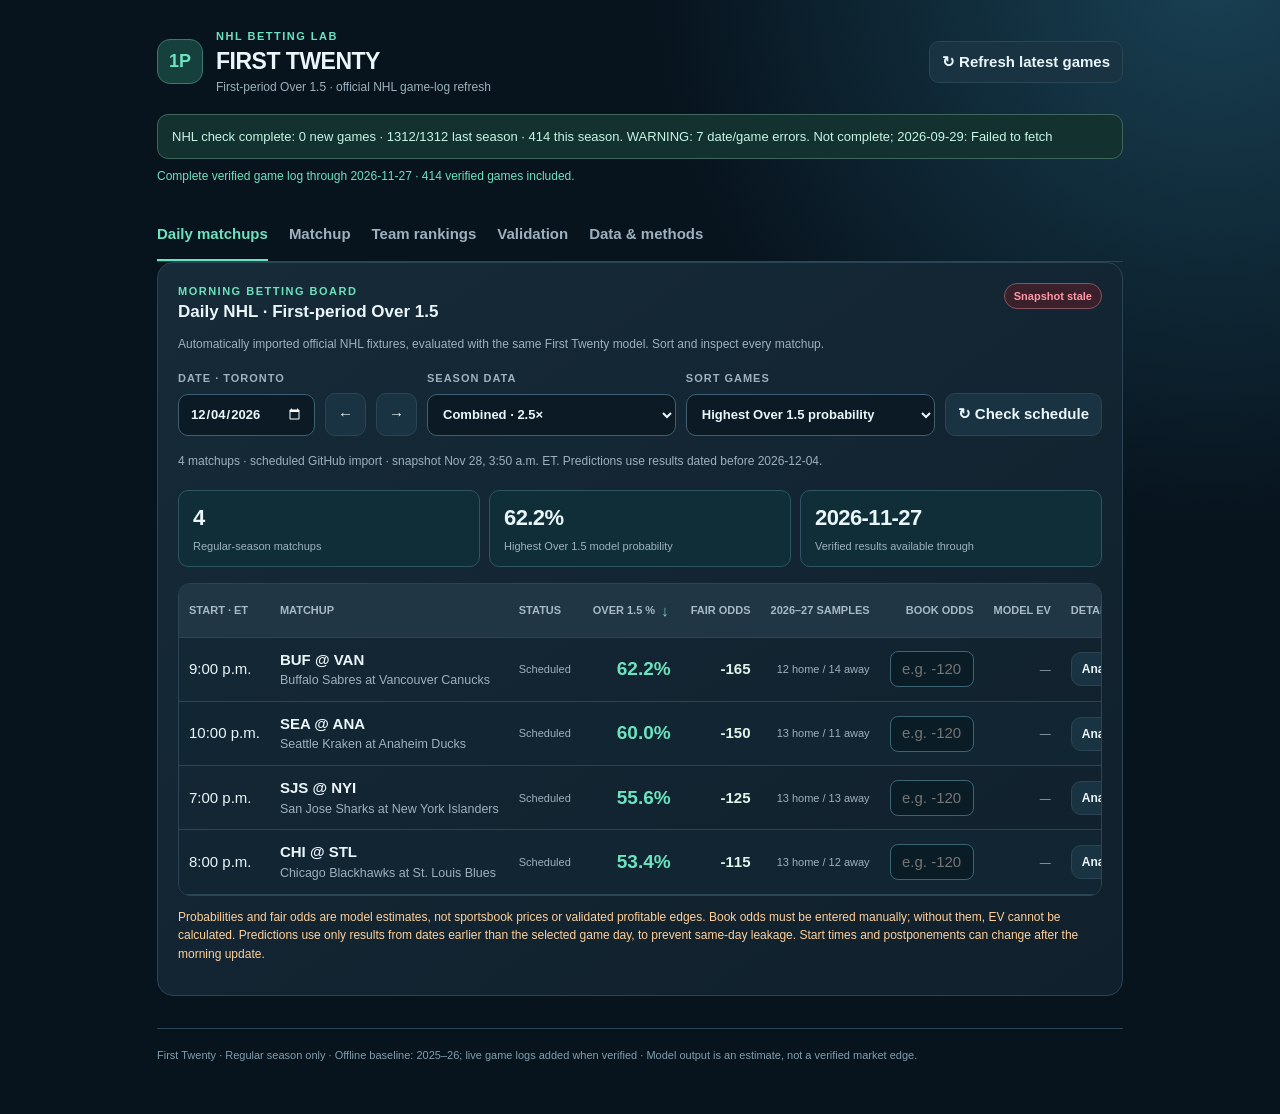
<file: index.html>
<!doctype html><html lang="en"><head><meta charset="utf-8"><meta name="viewport" content="width=device-width,initial-scale=1"><meta name="color-scheme" content="dark"><title>First Twenty — Working NHL 1P model</title>
<style>
:root{--bg:#07131d;--panel:#142532;--panel2:#11202b;--border:#2a4553;--white:#eaf6fa;--muted:#9db1be;--mint:#6de2be;--amber:#ffd09a;--red:#ff98a6}*{box-sizing:border-box}body{margin:0;font:15px/1.5 -apple-system,BlinkMacSystemFont,Segoe UI,Arial,sans-serif;background:radial-gradient(circle at 95% -40px,#194154 0,transparent 34%),var(--bg);color:var(--white)}button,input,select{font:inherit}button{cursor:pointer}button:disabled{opacity:.5;cursor:not-allowed}.shell{max-width:1010px;margin:auto;padding:28px 22px 50px}.header{display:flex;justify-content:space-between;align-items:center;gap:16px;flex-wrap:wrap}.brand{display:flex;align-items:center;gap:13px}.mark{border:1px solid #3e776b;border-radius:13px;background:#15403c;color:var(--mint);padding:8px 11px;font-size:18px;font-weight:850}.tiny{font-size:11px;letter-spacing:1.5px;text-transform:uppercase;font-weight:750;color:var(--mint)}h1{font-size:23px;line-height:1.1;margin:4px 0;font-weight:800;letter-spacing:-.5px}h2{font-size:17px;margin:0 0 10px}h3{font-size:14px;margin:0 0 10px}.dim,.sub{color:var(--muted)}.sub{font-size:13px;margin:9px 0}.outline{border:1px solid var(--border);color:var(--white);background:#193342;border-radius:10px;padding:9px 12px;font-weight:700}.outline:hover{background:#254354}.tabs{display:flex;border-bottom:1px solid var(--border);margin-top:24px;gap:21px}.tab{background:none;border:none;color:var(--muted);padding:13px 0;border-bottom:2px solid transparent;font-weight:750}.tab.on{color:var(--mint);border-color:var(--mint)}.status{margin-top:18px;padding:12px 14px;border:1px solid #3e665d;background:#12312f;border-radius:11px;color:#c7f5e5;font-size:13px}.wrap{display:grid;grid-template-columns:1.35fr .85fr;gap:15px}.card{border:1px solid var(--border);background:linear-gradient(145deg,#162a38,#10202c);border-radius:16px;padding:20px}.label{font-size:11px;letter-spacing:1px;text-transform:uppercase;color:var(--muted);font-weight:750;margin-bottom:7px;display:block}.toolbar{display:flex;justify-content:space-between;align-items:center;gap:12px;flex-wrap:wrap;margin:18px 0 20px}.segment{display:flex;gap:4px;background:#122838;border:1px solid var(--border);padding:4px;border-radius:11px;flex-wrap:wrap}.segment button{border:none;border-radius:8px;padding:9px 14px;background:transparent;color:var(--muted);font-size:12px;font-weight:760}.segment button.on{color:var(--white);background:#365968}.chooser{display:grid;grid-template-columns:1fr 44px 1fr;gap:12px;align-items:end}.select,.input{background:#0b1a24;border:1px solid #3f6070;color:var(--white);border-radius:10px;padding:12px;min-height:48px;width:100%;font-weight:650}.swap{height:48px;border:1px solid var(--border);background:#1e3845;color:var(--mint);border-radius:10px;font-size:23px}.big{font-weight:850;line-height:1.1;font-size:68px;letter-spacing:-4px;color:var(--mint);font-variant-numeric:tabular-nums}.prob{margin:10px 0 6px}.progress{width:100%;height:7px;background:#334c5b;border-radius:4px;overflow:hidden;margin:16px 0}.progress>div{height:100%;background:var(--mint)}.metricrow{display:flex;gap:20px;justify-content:space-between;margin-top:13px}.metric{min-width:0;flex:1}.number{font-size:29px;letter-spacing:-1px;font-weight:800;font-variant-numeric:tabular-nums}.note{font-size:12px;color:var(--muted);line-height:1.6}.line{height:1px;background:var(--border);margin:17px 0}.pill{display:inline-flex;padding:4px 9px;border-radius:50px;border:1px solid #786444;background:#3f3322;color:var(--amber);font-size:11px;font-weight:750}.pill.ok{border-color:#30775d;color:var(--mint);background:#143a31}.pill.bad{border-color:#87545d;color:var(--red);background:#39202a}.teamrow{display:grid;grid-template-columns:1fr 1fr;gap:13px;margin-top:15px}.tag{border-radius:10px;background:#0e202b;border:1px solid var(--border);padding:12px}.tag strong{font-size:18px;display:block}.tag span{font-size:12px;color:var(--muted)}.book{margin-top:10px}.hint{color:var(--amber);font-size:12px;line-height:1.55;margin-top:12px}.v{display:none}.v.show{display:block}.tablewrap{overflow:auto;border-radius:12px;border:1px solid var(--border);margin-top:13px}table{border-collapse:collapse;width:100%;min-width:600px}th,td{text-align:right;border-bottom:1px solid var(--border);padding:10px 13px;white-space:nowrap}th{background:#203644;color:#a6b9c5;font-size:11px;text-transform:uppercase}th:nth-child(2),td:nth-child(2){text-align:left}td:nth-child(2){font-weight:750}tr.click:hover{background:#244251;cursor:pointer}a{color:#9adbd9}details{margin-top:15px;border:1px solid var(--border);border-radius:10px;padding:12px}summary{cursor:pointer;font-weight:700;color:#b4dfea}.dataGrid{display:grid;grid-template-columns:repeat(3,1fr);gap:12px}.metricCard{background:#112c37;padding:15px;border-radius:12px;border:1px solid var(--border)}.foot{color:#819eae;font-size:11px;border-top:1px solid var(--border);margin-top:32px;padding-top:18px}.err{color:var(--red)}.good{color:var(--mint)}.warn{color:var(--amber)}.refreshBar{height:6px;background:#304b5a;border-radius:10px;overflow:hidden;display:none}.refreshBar span{background:var(--mint);height:100%;display:block;width:0}.comparebox{margin-top:14px;background:#102b36;border:1px solid #365664;border-radius:12px;padding:13px;font-size:12px;line-height:1.9}.comparebox b{font-size:13px;color:var(--mint)}.source-list{padding-left:18px;color:var(--muted);font-size:12px}.source-list li{margin:5px 0}@media(max-width:720px){.shell{padding:17px 13px 30px}.wrap{grid-template-columns:1fr}.chooser{grid-template-columns:1fr 35px 1fr;gap:7px}.swap{width:35px}.select{font-size:12px;padding:9px 5px}.card{padding:16px}.big{font-size:59px}.dataGrid{grid-template-columns:1fr}.segment button{padding:7px 9px;font-size:11px}.tabs{gap:15px}.tab{font-size:12px}.number{font-size:26px}.teamrow{gap:8px}}


.board-head{display:flex;gap:12px;justify-content:space-between;align-items:flex-start;flex-wrap:wrap}
.board-controls{display:flex;flex-wrap:wrap;align-items:end;gap:10px;margin:16px 0}
.board-controls label{display:block;min-width:140px;flex:1}
.board-controls .select,.board-controls .input{padding:9px 11px;min-height:42px;font-size:13px}
.board-controls button{min-height:42px}
.board-controls .board-small{flex:0 0 auto;min-width:0}
.board-statrow{display:flex;gap:9px;flex-wrap:wrap;margin:16px 0}
.board-stat{background:#102e38;border:1px solid #2d5662;border-radius:10px;padding:10px 14px;flex:1;min-width:135px}
.board-stat strong{display:block;font-size:22px;letter-spacing:-.6px}
.board-stat span{font-size:11px;color:var(--muted)}
#boardTable{min-width:805px}
#boardTable th,#boardTable td{text-align:left;padding:11px 10px}
#boardTable th:nth-child(4),#boardTable th:nth-child(5),#boardTable th:nth-child(6),#boardTable th:nth-child(7),#boardTable th:nth-child(8),
#boardTable td:nth-child(4),#boardTable td:nth-child(5),#boardTable td:nth-child(6),#boardTable td:nth-child(7),#boardTable td:nth-child(8){text-align:right}
#boardTable .prob-cell{font-size:19px;font-weight:850;color:var(--mint);font-variant-numeric:tabular-nums}
#boardTable .price{color:#dff3e9;font-weight:800;font-variant-numeric:tabular-nums}
#boardTable input{width:84px;min-width:84px;min-height:36px;text-align:center;padding:5px 7px;background:#0a1c25;color:var(--white);border:1px solid #3b6475;border-radius:8px}
#boardTable .open-match{font-size:12px;padding:7px 10px}
#boardTable .matchname{font-weight:800}
#boardTable .matchname small{font-weight:450;color:var(--muted);display:block}
.board-detail{font-size:11px;color:var(--muted)}
#boardTable tr:nth-child(even){background:#112533}
#boardTable tr:hover{background:#1d3a48}
.board-feedback{min-height:22px;font-size:12px;color:var(--muted)}
.board-time{white-space:nowrap}
@media(max-width:720px){.tabs{gap:10px;overflow-x:auto;white-space:nowrap}.tab{flex-shrink:0}.board-controls{gap:8px}.board-controls label{min-width:calc(50% - 8px)}.board-stat{min-width:calc(50% - 9px)}}
#boardProbHeader .sort-header{appearance:none;background:transparent;border:0;color:inherit;font:inherit;font-weight:800;text-transform:inherit;letter-spacing:inherit;cursor:pointer;padding:7px 2px;display:inline-flex;align-items:center;justify-content:flex-end;gap:6px;width:100%;white-space:nowrap}
#boardProbHeader .sort-header:hover,#boardProbHeader .sort-header:focus-visible{color:var(--mint);text-decoration:underline;text-underline-offset:4px}
#boardProbHeader .sort-header:focus-visible{outline:2px solid var(--mint);outline-offset:3px;border-radius:3px}
#boardProbDirection{font-size:15px;line-height:1;color:var(--mint)}
</style></head><body><div class="shell">
<div class="header"><div class="brand"><div class="mark">1P</div><div><div class="tiny">NHL Betting Lab</div><h1>FIRST TWENTY</h1><div class="dim" style="font-size:12px">First-period Over 1.5 · official NHL game-log refresh</div></div></div><button id="refresh" class="outline">↻ Refresh latest games</button></div>
<div class="status" id="status">COMPLETE THROUGH 2026-11-27 · 414 verified games embedded (NHL play-by-play + checked boxscores).</div><div class="note" id="asOf" style="margin-top:8px;color:#6de2be">COMPLETE THROUGH 2026-11-27 · 414 verified games embedded (NHL play-by-play + checked boxscores).</div><div class="refreshBar" id="refreshBar"><span id="refreshFill"></span></div>
<div class="tabs"><button class="tab on" data-tab="board">Daily matchups</button><button class="tab" data-tab="match">Matchup</button><button class="tab" data-tab="ranks">Team rankings</button><button class="tab" data-tab="validate">Validation</button><button class="tab" data-tab="data">Data & methods</button></div>
<section class="v show" id="v-board">
<div class="card">
  <div class="board-head"><div><div class="tiny">Morning betting board</div><h2>Daily NHL · First-period Over 1.5</h2><div class="note">Automatically imported official NHL fixtures, evaluated with the same First Twenty model. Sort and inspect every matchup.</div></div><span class="pill ok" id="boardStatusPill">Checking schedule</span></div>
  <div class="board-controls">
    <label class="board-small"><span class="label">Date · Toronto</span><input class="input" id="boardDate" type="date" min="2026-09-29" /></label>
    <button id="boardPrev" class="outline board-small" type="button" aria-label="Previous date">←</button>
    <button id="boardNext" class="outline board-small" type="button" aria-label="Next date">→</button>
    <label><span class="label">Season data</span><select id="boardMode" class="select"><option value="combined">Combined · 2.5×</option><option value="current">2026–27 only</option><option value="last">2025–26 only</option></select></label>
    <label><span class="label">Sort games</span><select id="boardSort" class="select"><option value="prob">Highest Over 1.5 probability</option><option value="time">Puck drop (early first)</option><option value="fair">Shortest fair odds</option><option value="ev">Highest model EV (entered odds)</option><option value="probAsc">Lowest Over 1.5 probability</option></select></label>
    <button id="boardRefresh" class="outline board-small" type="button">↻ Check schedule</button>
  </div>
  <div id="boardInfo" class="board-feedback" role="status">Loading official NHL schedule…</div>
  <div class="board-statrow"><div class="board-stat"><strong id="boardCount">—</strong><span>Regular-season matchups</span></div><div class="board-stat"><strong id="boardTop">—</strong><span>Highest Over 1.5 model probability</span></div><div class="board-stat"><strong id="boardCover">—</strong><span>Verified results available through</span></div></div>
  <div class="tablewrap"><table id="boardTable"><thead><tr><th>Start · ET</th><th>Matchup</th><th>Status</th><th id="boardProbHeader" aria-sort="descending"><button type="button" id="boardProbSort" class="sort-header" aria-label="Sort Over 1.5 probability low to high" title="Click to reverse probability order">Over 1.5 % <span id="boardProbDirection" aria-hidden="true">↓</span></button></th><th>Fair odds</th><th>2026–27 samples</th><th>Book odds</th><th>Model EV</th><th>Details</th></tr></thead><tbody id="boardRows"><tr><td colspan="9">Loading…</td></tr></tbody></table></div>
  <p class="hint">Probabilities and fair odds are model estimates, not sportsbook prices or validated profitable edges. Book odds must be entered manually; without them, EV cannot be calculated. Predictions use only results from dates earlier than the selected game day, to prevent same-day leakage. Start times and postponements can change after the morning update.</p>
</div>
</section>
<section class="v" id="v-match">
<div class="toolbar"><div class="segment" id="seasons"><button data-mode="current">2026–27 only</button><button data-mode="last">2025–26 only</button><button class="on" data-mode="combined">Combined · 2.5×</button></div><span class="dim" style="font-size:12px">Verified embedded games · check the data-through date before betting</span></div>
<div class="card"><h2>Choose your matchup</h2><div class="chooser"><div><label class="label" for="away">Away team</label><select class="select" id="away"></select></div><button class="swap" id="swap" title="Swap home and away">⇄</button><div><label class="label" for="home">Home team</label><select class="select" id="home"></select></div></div></div>
<div class="wrap" style="margin-top:15px"><div class="card"><div style="display:flex;align-items:center;justify-content:space-between;gap:10px"><h2>1st period · Over 1.5</h2><span class="pill" id="typePill">Reference estimate</span></div><div class="prob"><span class="big" id="prob">—</span></div><div class="dim" style="font-size:12px">Matchup-specific estimated probability</div><div class="progress"><div id="bar" style="width:0"></div></div><div class="metricrow"><div class="metric"><div class="label">Fair American odds</div><div class="number" id="fair">—</div></div><div class="metric"><div class="label">Expected first-period goals</div><div class="number" id="lambda">—</div></div></div><div class="line"></div><div id="modelComparison" class="comparebox" aria-live="polite">Model comparison loading…</div><div id="modelEvidence" class="note" style="margin-top:9px"></div><div id="methodlabel" class="note">Based on verified first-period scoring totals.</div><div id="warning" class="hint"></div></div>
<div class="card"><h2>Compare sportsbook price</h2><label class="label" for="odds">Over 1.5 American odds</label><input class="input book" id="odds" value="-120" placeholder="e.g. -125 or +110" inputmode="text"/><div class="metricrow"><div class="metric"><div class="label">Break-even probability</div><div class="number" id="break">—</div></div><div class="metric"><div class="label">Expected return / $100 risked</div><div class="number" id="ev">—</div></div></div><div class="line"></div><span id="valuePill" class="pill">Enter odds</span><p class="note" style="margin-bottom:0">Model-implied EV is NOT a validated betting edge. The expected-goals figure comes from the scoring component, not the observed-hit correction. The model uses verified games only through its displayed cutoff; later games require a successful refresh. Do not confuse model percentages with observed hit rates.</p></div></div>
<div class="teamrow"><div class="tag"><div class="label" id="homeTitle">HOME</div><strong id="homeRate">—</strong><span id="homeDetail">1P scoring</span></div><div class="tag"><div class="label" id="awayTitle">AWAY</div><strong id="awayRate">—</strong><span id="awayDetail">1P scoring</span></div></div>
<div class="card" style="margin-top:15px"><h3>Observed 2026–27 Over 1.5 hit rates · confirmed games</h3><div id="observed" class="note">Loading…</div><div class="note" style="margin-top:8px" id="observedLast">2025–26 exact historical hit rates are not yet available.</div></div>
</section>
<section class="v" id="v-ranks"><div class="toolbar"><div><h2>Projected team tendencies</h2><div class="note">Based on first-period scoring averages, not historical Over 1.5 hit rates.</div></div><div class="segment" id="rankmodes"><button class="on" data-rank="last">2025–26</button><button data-rank="current">2026–27</button></div></div><div id="ranktable"></div></section>
<section class="v" id="v-validate"><div class="toolbar"><h2>Walk-forward validation</h2><span class="pill" id="validationStatus">Historical diagnostic</span></div><p class="sub">Each past game is predicted using only current-season games from <strong>earlier dates</strong>, plus the fixed 2025–26 scoring aggregates. Results are scored after the game. No bookmaker closing lines are included, so this does not establish betting profitability.</p><div class="dataGrid" id="validationCards"><div class="metricCard"><div class="label">Balanced hybrid</div><div class="number" id="valHybrid">—</div><div class="note">Brier score · lower is better</div></div><div class="metricCard"><div class="label">Original baseline</div><div class="number" id="valBase">—</div><div class="note">Brier score · lower is better</div></div><div class="metricCard"><div class="label">Games evaluated</div><div class="number" id="valN">—</div><div class="note">Daily-ordered forecasts</div></div></div><div class="tablewrap"><table id="valTable"><thead><tr><th>Model</th><th>Predicted hits</th><th>Brier ↓</th><th>Log loss ↓</th><th>Mean probability</th></tr></thead><tbody></tbody></table></div><p class="note" id="valNotes">Validation loads when this tab is opened.</p><h3 style="margin-top:22px">Does the Poisson goal distribution fit?</h3><p class="note">Actual first-period totals against the original model's game-by-game Poisson expectation. These are descriptive checks, not evidence of profitability.</p><div class="tablewrap"><table><thead><tr><th>Goals in 1P</th><th>Observed games</th><th>Expected games</th></tr></thead><tbody id="goalDistribution"></tbody></table></div><p class="note" id="dispersionNote"></p><details><summary>What these metrics tell us</summary><p class="note">Brier = average squared probability error, 0 is perfect. Log loss penalizes confident incorrect predictions more heavily; lower is better. Sample sizes here are small, and no independent future-season holdout exists. Better historical Brier does not guarantee profitable wagers.</p></details></section>
<section class="v" id="v-data"><div class="toolbar"><h2>Data coverage</h2><span id="coverageLabel" class="pill">Offline data available</span></div><div class="dataGrid"><div class="metricCard"><div class="label">2025–26 season aggregates</div><div class="number good">32/32</div><div class="note">All teams, 41 home + 41 away games</div></div><div class="metricCard"><div class="label">2025–26 exact game logs</div><div class="number" id="lastlogs">0/1312</div><div class="note">Required for observed hit rates</div></div><div class="metricCard"><div class="label">2026–27 verified games</div><div class="number" id="currentlogs">11</div><div class="note">Verified first-period records · 414 games</div></div></div><p class="note" id="refreshMeta">No NHL game-log update attempted in this browser.</p><p class="note" id="dataNote">The 2025–26 season includes all 1,312 reconciled individual game results, as well as verified home/away scoring totals. Current-season game records are embedded separately and refreshed by the published daily workflow.</p><button id="downloadCsv" class="outline" style="margin-right:8px">↓ Export verified game CSV</button><button id="updateAll" class="outline">↻ Recheck 2025–26 game history</button><p class="note" id="fetchNote">Full 2025–26 history is already embedded. An optional manual recheck can be attempted when the NHL feed is accessible in your browser.</p><details><summary>How these estimates are calculated</summary><p class="note">We compute each team's first-period scoring and concession rates at the correct venue. Estimated home team goals = average of home-team 1P GF/game and away-team 1P GA/game. Away expectation is the average of away-team 1P GF/game and home-team 1P GA/game. The original arithmetic Poisson model remains the baseline. The new matchup model also uses league-normalized offensive and defensive goal-rate ratios, shrunk toward the league mean. The hybrid conservatively blends 70% of the original baseline with 30% of a pseudo-game-smoothed, outcome-adjusted matchup estimate from actual first-period Over 1.5 outcomes. P(2+) = 1 − e^(−λ)(1+λ). Combined mode adds each current game at 2.5× weight versus a 2025–26 game. The 2026–27-only model uses an explicitly disclosed neutral fixed scoring prior (8 pseudo-games per score-side) because early-season sample sizes are tiny; it does not use 2025–26 team results. The Validation tab checks forecasts in calendar order; same-day scores are not available when predicting other games that day. The main displayed price uses the original arithmetic Poisson benchmark because the experimental alternatives did not demonstrate better accuracy in the 2026–27 walk-forward checks. Full 2025–26 game-by-game records are now embedded, so actual historical Over 1.5 rates are available. The hybrid remains visible as an experimental comparator. True goal totals may not be Poisson-distributed, and these prices are not proven profitable.</p></details><details><summary>Data sources</summary><p class="note">2025–26 home/away first-period goals from Hockey-Reference team situational pages cross-checked against NHL.com first-period statistics where available. Current-season and historical individual games are fetched from the NHL score and Gamecenter feeds, directly or through a public CORS proxy when needed.</p><a href="https://www.nhl.com/stats/teams?report=goalsbyperiod&reportType=season&seasonFrom=20252026&seasonTo=20252026&gameType=2" target="_blank" rel="noopener">NHL first-period statistics</a></details><p class="note">Current-season verified game-level data is embedded in the hosted site and additional data may be cached in the browser. At each opening, the app checks for new completed results, including games finished after 4 a.m. Toronto time. The model uses no Python. Closing the browser or turning off your Mac prevents updates until it is reopened.</p></section>
<div class="foot">First Twenty · Regular season only · Offline baseline: 2025–26; live game logs added when verified · Model output is an estimate, not a verified market edge.</div></div>
<script>
'use strict';
const TEAMS={"ANA":{"name":"Anaheim Ducks","hgf":40,"hga":45,"agf":27,"aga":38},"BOS":{"name":"Boston Bruins","hgf":46,"hga":26,"agf":35,"aga":43},"BUF":{"name":"Buffalo Sabres","hgf":42,"hga":34,"agf":42,"aga":43},"CGY":{"name":"Calgary Flames","hgf":35,"hga":21,"agf":24,"aga":49},"CAR":{"name":"Carolina Hurricanes","hgf":51,"hga":36,"agf":46,"aga":28},"CHI":{"name":"Chicago Blackhawks","hgf":28,"hga":38,"agf":33,"aga":34},"COL":{"name":"Colorado Avalanche","hgf":53,"hga":35,"agf":43,"aga":26},"CBJ":{"name":"Columbus Blue Jackets","hgf":51,"hga":27,"agf":32,"aga":36},"DAL":{"name":"Dallas Stars","hgf":36,"hga":31,"agf":36,"aga":30},"DET":{"name":"Detroit Red Wings","hgf":22,"hga":34,"agf":27,"aga":29},"EDM":{"name":"Edmonton Oilers","hgf":42,"hga":41,"agf":40,"aga":37},"FLA":{"name":"Florida Panthers","hgf":38,"hga":33,"agf":38,"aga":41},"LAK":{"name":"Los Angeles Kings","hgf":30,"hga":29,"agf":30,"aga":32},"MIN":{"name":"Minnesota Wild","hgf":34,"hga":38,"agf":41,"aga":28},"MTL":{"name":"Montreal Canadiens","hgf":38,"hga":36,"agf":37,"aga":34},"NSH":{"name":"Nashville Predators","hgf":38,"hga":37,"agf":29,"aga":45},"NJD":{"name":"New Jersey Devils","hgf":35,"hga":40,"agf":29,"aga":40},"NYI":{"name":"New York Islanders","hgf":35,"hga":39,"agf":29,"aga":28},"NYR":{"name":"New York Rangers","hgf":22,"hga":37,"agf":45,"aga":41},"OTT":{"name":"Ottawa Senators","hgf":34,"hga":35,"agf":44,"aga":38},"PHI":{"name":"Philadelphia Flyers","hgf":29,"hga":35,"agf":36,"aga":33},"PIT":{"name":"Pittsburgh Penguins","hgf":51,"hga":33,"agf":42,"aga":35},"SJS":{"name":"San Jose Sharks","hgf":40,"hga":43,"agf":39,"aga":46},"SEA":{"name":"Seattle Kraken","hgf":29,"hga":38,"agf":28,"aga":35},"STL":{"name":"St. Louis Blues","hgf":33,"hga":36,"agf":33,"aga":43},"TBL":{"name":"Tampa Bay Lightning","hgf":33,"hga":40,"agf":46,"aga":36},"TOR":{"name":"Toronto Maple Leafs","hgf":41,"hga":43,"agf":28,"aga":38},"UTA":{"name":"Utah Mammoth","hgf":39,"hga":34,"agf":37,"aga":31},"VAN":{"name":"Vancouver Canucks","hgf":29,"hga":39,"agf":39,"aga":48},"VGK":{"name":"Vegas Golden Knights","hgf":33,"hga":41,"agf":29,"aga":39},"WSH":{"name":"Washington Capitals","hgf":30,"hga":30,"agf":38,"aga":32},"WPG":{"name":"Winnipeg Jets","hgf":37,"hga":26,"agf":28,"aga":38}};
const SEED=[{"id":"2026-09-29_CHI_VGK","gameId":"2026020005","date":"2026-09-29","away":"CHI","home":"VGK","ap1":0,"hp1":2,"source":"archived-official-nhl-play-by-play","sourceMethods":["official-play-by-play-period-end","goal-event-reconciliation"]},{"id":"2026-09-29_FLA_CAR","gameId":"2026020001","date":"2026-09-29","away":"FLA","home":"CAR","ap1":0,"hp1":0,"source":"archived-official-nhl-play-by-play","sourceMethods":["official-play-by-play-period-end","goal-event-reconciliation"]},{"id":"2026-09-29_MTL_TOR","gameId":"2026020002","date":"2026-09-29","away":"MTL","home":"TOR","ap1":1,"hp1":1,"source":"archived-official-nhl-play-by-play","sourceMethods":["official-play-by-play-period-end","goal-event-reconciliation"]},{"id":"2026-09-29_NYR_BOS","gameId":"2026020003","date":"2026-09-29","away":"NYR","home":"BOS","ap1":0,"hp1":0,"source":"archived-official-nhl-play-by-play","sourceMethods":["official-play-by-play-period-end","goal-event-reconciliation"]},{"id":"2026-09-29_VAN_EDM","gameId":"2026020004","date":"2026-09-29","away":"VAN","home":"EDM","ap1":1,"hp1":1,"source":"archived-official-nhl-play-by-play","sourceMethods":["official-play-by-play-period-end","goal-event-reconciliation"]},{"id":"2026-09-30_LAK_COL","gameId":"2026020007","date":"2026-09-30","away":"LAK","home":"COL","ap1":1,"hp1":2,"source":"archived-official-nhl-play-by-play","sourceMethods":["official-play-by-play-period-end","goal-event-reconciliation"]},{"id":"2026-09-30_NYI_TOR","gameId":"2026020008","date":"2026-09-30","away":"NYI","home":"TOR","ap1":0,"hp1":2,"source":"archived-official-nhl-play-by-play","sourceMethods":["official-play-by-play-period-end","goal-event-reconciliation"]},{"id":"2026-09-30_PIT_PHI","gameId":"2026020006","date":"2026-09-30","away":"PIT","home":"PHI","ap1":2,"hp1":0,"source":"archived-official-nhl-play-by-play","sourceMethods":["official-play-by-play-period-end","goal-event-reconciliation"]},{"id":"2026-10-01_BUF_CBJ","gameId":"2026020011","date":"2026-10-01","away":"BUF","home":"CBJ","ap1":1,"hp1":3,"source":"archived-official-nhl-play-by-play","sourceMethods":["official-play-by-play-period-end","goal-event-reconciliation"]},{"id":"2026-10-01_CHI_UTA","gameId":"2026020013","date":"2026-10-01","away":"CHI","home":"UTA","ap1":0,"hp1":2,"source":"archived-official-nhl-play-by-play","sourceMethods":["official-play-by-play-period-end","goal-event-reconciliation"]},{"id":"2026-10-01_EDM_VAN","gameId":"2026020015","date":"2026-10-01","away":"EDM","home":"VAN","ap1":4,"hp1":0,"source":"archived-official-nhl-play-by-play","sourceMethods":["official-play-by-play-period-end","goal-event-reconciliation"]},{"id":"2026-10-01_FLA_SJS","gameId":"2026020016","date":"2026-10-01","away":"FLA","home":"SJS","ap1":0,"hp1":1,"source":"archived-official-nhl-play-by-play","sourceMethods":["official-play-by-play-period-end","goal-event-reconciliation"]},{"id":"2026-10-01_MIN_NSH","gameId":"2026020012","date":"2026-10-01","away":"MIN","home":"NSH","ap1":2,"hp1":0,"source":"archived-official-nhl-play-by-play","sourceMethods":["official-play-by-play-period-end","goal-event-reconciliation"]},{"id":"2026-10-01_PHI_NJD","gameId":"2026020009","date":"2026-10-01","away":"PHI","home":"NJD","ap1":1,"hp1":0,"source":"archived-official-nhl-play-by-play","sourceMethods":["official-play-by-play-period-end","goal-event-reconciliation"]},{"id":"2026-10-01_SEA_CGY","gameId":"2026020014","date":"2026-10-01","away":"SEA","home":"CGY","ap1":3,"hp1":0,"source":"archived-official-nhl-play-by-play","sourceMethods":["official-play-by-play-period-end","goal-event-reconciliation"]},{"id":"2026-10-01_TBL_NYR","gameId":"2026020010","date":"2026-10-01","away":"TBL","home":"NYR","ap1":0,"hp1":2,"source":"archived-official-nhl-play-by-play","sourceMethods":["official-play-by-play-period-end","goal-event-reconciliation"]},{"id":"2026-10-02_ANA_VGK","gameId":"2026020021","date":"2026-10-02","away":"ANA","home":"VGK","ap1":1,"hp1":0,"source":"archived-official-nhl-play-by-play","sourceMethods":["official-play-by-play-period-end","goal-event-reconciliation"]},{"id":"2026-10-02_BOS_WPG","gameId":"2026020019","date":"2026-10-02","away":"BOS","home":"WPG","ap1":2,"hp1":1,"source":"archived-official-nhl-play-by-play","sourceMethods":["official-play-by-play-period-end","goal-event-reconciliation"]},{"id":"2026-10-02_NYR_DET","gameId":"2026020017","date":"2026-10-02","away":"NYR","home":"DET","ap1":1,"hp1":0,"source":"archived-official-nhl-play-by-play","sourceMethods":["official-play-by-play-period-end","goal-event-reconciliation"]},{"id":"2026-10-02_STL_DAL","gameId":"2026020020","date":"2026-10-02","away":"STL","home":"DAL","ap1":1,"hp1":0,"source":"archived-official-nhl-play-by-play","sourceMethods":["official-play-by-play-period-end","goal-event-reconciliation"]},{"id":"2026-10-02_WSH_CAR","gameId":"2026020018","date":"2026-10-02","away":"WSH","home":"CAR","ap1":3,"hp1":0,"source":"archived-official-nhl-play-by-play","sourceMethods":["official-play-by-play-period-end","goal-event-reconciliation"]},{"id":"2026-10-03_BOS_MIN","gameId":"2026020031","date":"2026-10-03","away":"BOS","home":"MIN","ap1":1,"hp1":0,"source":"archived-official-nhl-play-by-play","sourceMethods":["official-play-by-play-period-end","goal-event-reconciliation"]},{"id":"2026-10-03_CAR_PHI","gameId":"2026020025","date":"2026-10-03","away":"CAR","home":"PHI","ap1":1,"hp1":1,"source":"archived-official-nhl-play-by-play","sourceMethods":["official-play-by-play-period-end","goal-event-reconciliation"]},{"id":"2026-10-03_CGY_VAN","gameId":"2026020033","date":"2026-10-03","away":"CGY","home":"VAN","ap1":1,"hp1":0,"source":"archived-official-nhl-play-by-play","sourceMethods":["official-play-by-play-period-end","goal-event-reconciliation"]},{"id":"2026-10-03_CHI_BUF","gameId":"2026020022","date":"2026-10-03","away":"CHI","home":"BUF","ap1":2,"hp1":1,"source":"archived-official-nhl-play-by-play","sourceMethods":["official-play-by-play-period-end","goal-event-reconciliation"]},{"id":"2026-10-03_DAL_NSH","gameId":"2026020030","date":"2026-10-03","away":"DAL","home":"NSH","ap1":1,"hp1":2,"source":"archived-official-nhl-play-by-play","sourceMethods":["official-play-by-play-period-end","goal-event-reconciliation"]},{"id":"2026-10-03_LAK_SJS","gameId":"2026020034","date":"2026-10-03","away":"LAK","home":"SJS","ap1":1,"hp1":0,"source":"archived-official-nhl-play-by-play","sourceMethods":["official-play-by-play-period-end","goal-event-reconciliation"]},{"id":"2026-10-03_MTL_PIT","gameId":"2026020026","date":"2026-10-03","away":"MTL","home":"PIT","ap1":1,"hp1":1,"source":"archived-official-nhl-play-by-play","sourceMethods":["official-play-by-play-period-end","goal-event-reconciliation"]},{"id":"2026-10-03_NJD_NYI","gameId":"2026020029","date":"2026-10-03","away":"NJD","home":"NYI","ap1":0,"hp1":0,"source":"archived-official-nhl-play-by-play","sourceMethods":["official-play-by-play-period-end","goal-event-reconciliation"]},{"id":"2026-10-03_OTT_TOR","gameId":"2026020023","date":"2026-10-03","away":"OTT","home":"TOR","ap1":1,"hp1":0,"source":"archived-official-nhl-play-by-play","sourceMethods":["official-play-by-play-period-end","goal-event-reconciliation"]},{"id":"2026-10-03_SEA_EDM","gameId":"2026020028","date":"2026-10-03","away":"SEA","home":"EDM","ap1":0,"hp1":1,"source":"archived-official-nhl-play-by-play","sourceMethods":["official-play-by-play-period-end","goal-event-reconciliation"]},{"id":"2026-10-03_STL_COL","gameId":"2026020032","date":"2026-10-03","away":"STL","home":"COL","ap1":0,"hp1":2,"source":"archived-official-nhl-play-by-play","sourceMethods":["official-play-by-play-period-end","goal-event-reconciliation"]},{"id":"2026-10-03_UTA_CBJ","gameId":"2026020027","date":"2026-10-03","away":"UTA","home":"CBJ","ap1":2,"hp1":0,"source":"archived-official-nhl-play-by-play","sourceMethods":["official-play-by-play-period-end","goal-event-reconciliation"]},{"id":"2026-10-03_WSH_TBL","gameId":"2026020024","date":"2026-10-03","away":"WSH","home":"TBL","ap1":0,"hp1":2,"source":"archived-official-nhl-play-by-play","sourceMethods":["official-play-by-play-period-end","goal-event-reconciliation"]},{"id":"2026-10-04_CGY_SEA","gameId":"2026020038","date":"2026-10-04","away":"CGY","home":"SEA","ap1":0,"hp1":3,"source":"archived-official-nhl-play-by-play","sourceMethods":["official-play-by-play-period-end","goal-event-reconciliation"]},{"id":"2026-10-04_FLA_ANA","gameId":"2026020037","date":"2026-10-04","away":"FLA","home":"ANA","ap1":1,"hp1":1,"source":"archived-official-nhl-play-by-play","sourceMethods":["official-play-by-play-period-end","goal-event-reconciliation"]},{"id":"2026-10-04_UTA_NYR","gameId":"2026020036","date":"2026-10-04","away":"UTA","home":"NYR","ap1":0,"hp1":1,"source":"archived-official-nhl-play-by-play","sourceMethods":["official-play-by-play-period-end","goal-event-reconciliation"]},{"id":"2026-10-04_VGK_VAN","gameId":"2026020039","date":"2026-10-04","away":"VGK","home":"VAN","ap1":0,"hp1":1,"source":"archived-official-nhl-play-by-play","sourceMethods":["official-play-by-play-period-end","goal-event-reconciliation"]},{"id":"2026-10-04_WPG_DET","gameId":"2026020035","date":"2026-10-04","away":"WPG","home":"DET","ap1":2,"hp1":0,"source":"archived-official-nhl-play-by-play","sourceMethods":["official-play-by-play-period-end","goal-event-reconciliation"]},{"id":"2026-10-05_OTT_BOS","gameId":"2026020041","date":"2026-10-05","away":"OTT","home":"BOS","ap1":2,"hp1":0,"source":"archived-official-nhl-play-by-play","sourceMethods":["official-play-by-play-period-end","goal-event-reconciliation"]},{"id":"2026-10-05_PHI_TBL","gameId":"2026020040","date":"2026-10-05","away":"PHI","home":"TBL","ap1":0,"hp1":1,"source":"archived-official-nhl-play-by-play","sourceMethods":["official-play-by-play-period-end","goal-event-reconciliation"]},{"id":"2026-10-05_SJS_DAL","gameId":"2026020043","date":"2026-10-05","away":"SJS","home":"DAL","ap1":0,"hp1":1,"source":"archived-official-nhl-play-by-play","sourceMethods":["official-play-by-play-period-end","goal-event-reconciliation"]},{"id":"2026-10-05_WPG_PIT","gameId":"2026020042","date":"2026-10-05","away":"WPG","home":"PIT","ap1":0,"hp1":0,"source":"archived-official-nhl-play-by-play","sourceMethods":["official-play-by-play-period-end","goal-event-reconciliation"]},{"id":"2026-10-06_CAR_MTL","gameId":"2026020045","date":"2026-10-06","away":"CAR","home":"MTL","ap1":2,"hp1":3,"source":"archived-official-nhl-play-by-play","sourceMethods":["official-play-by-play-period-end","goal-event-reconciliation"]},{"id":"2026-10-06_FLA_LAK","gameId":"2026020052","date":"2026-10-06","away":"FLA","home":"LAK","ap1":0,"hp1":1,"source":"archived-official-nhl-play-by-play","sourceMethods":["official-play-by-play-period-end","goal-event-reconciliation"]},{"id":"2026-10-06_MIN_BUF","gameId":"2026020049","date":"2026-10-06","away":"MIN","home":"BUF","ap1":0,"hp1":0,"source":"archived-official-nhl-play-by-play","sourceMethods":["official-play-by-play-period-end","goal-event-reconciliation"]},{"id":"2026-10-06_NSH_TOR","gameId":"2026020044","date":"2026-10-06","away":"NSH","home":"TOR","ap1":2,"hp1":0,"source":"archived-official-nhl-play-by-play","sourceMethods":["official-play-by-play-period-end","goal-event-reconciliation"]},{"id":"2026-10-06_NYI_NYR","gameId":"2026020048","date":"2026-10-06","away":"NYI","home":"NYR","ap1":0,"hp1":1,"source":"archived-official-nhl-play-by-play","sourceMethods":["official-play-by-play-period-end","goal-event-reconciliation"]},{"id":"2026-10-06_OTT_DET","gameId":"2026020046","date":"2026-10-06","away":"OTT","home":"DET","ap1":1,"hp1":2,"source":"archived-official-nhl-play-by-play","sourceMethods":["official-play-by-play-period-end","goal-event-reconciliation"]},{"id":"2026-10-06_STL_CHI","gameId":"2026020050","date":"2026-10-06","away":"STL","home":"CHI","ap1":1,"hp1":0,"source":"archived-official-nhl-play-by-play","sourceMethods":["official-play-by-play-period-end","goal-event-reconciliation"]},{"id":"2026-10-06_UTA_NJD","gameId":"2026020047","date":"2026-10-06","away":"UTA","home":"NJD","ap1":1,"hp1":1,"source":"archived-official-nhl-play-by-play","sourceMethods":["official-play-by-play-period-end","goal-event-reconciliation"]},{"id":"2026-10-06_VGK_SEA","gameId":"2026020051","date":"2026-10-06","away":"VGK","home":"SEA","ap1":2,"hp1":0,"source":"archived-official-nhl-play-by-play","sourceMethods":["official-play-by-play-period-end","goal-event-reconciliation"]},{"id":"2026-10-07_COL_WPG","gameId":"2026020054","date":"2026-10-07","away":"COL","home":"WPG","ap1":0,"hp1":0,"source":"archived-official-nhl-play-by-play","sourceMethods":["official-play-by-play-period-end","goal-event-reconciliation"]},{"id":"2026-10-07_EDM_ANA","gameId":"2026020055","date":"2026-10-07","away":"EDM","home":"ANA","ap1":0,"hp1":2,"source":"archived-official-nhl-play-by-play","sourceMethods":["official-play-by-play-period-end","goal-event-reconciliation"]},{"id":"2026-10-07_PIT_WSH","gameId":"2026020053","date":"2026-10-07","away":"PIT","home":"WSH","ap1":1,"hp1":2,"source":"archived-official-nhl-play-by-play","sourceMethods":["official-play-by-play-period-end","goal-event-reconciliation"]},{"id":"2026-10-08_CHI_NYI","gameId":"2026020062","date":"2026-10-08","away":"CHI","home":"NYI","ap1":0,"hp1":1,"source":"archived-official-nhl-play-by-play","sourceMethods":["official-play-by-play-period-end","goal-event-reconciliation"]},{"id":"2026-10-08_COL_CGY","gameId":"2026020064","date":"2026-10-08","away":"COL","home":"CGY","ap1":1,"hp1":1,"source":"archived-official-nhl-play-by-play","sourceMethods":["official-play-by-play-period-end","goal-event-reconciliation"]},{"id":"2026-10-08_DAL_BUF","gameId":"2026020057","date":"2026-10-08","away":"DAL","home":"BUF","ap1":1,"hp1":0,"source":"archived-official-nhl-play-by-play","sourceMethods":["official-play-by-play-period-end","goal-event-reconciliation"]},{"id":"2026-10-08_MIN_TBL","gameId":"2026020060","date":"2026-10-08","away":"MIN","home":"TBL","ap1":0,"hp1":2,"source":"archived-official-nhl-play-by-play","sourceMethods":["official-play-by-play-period-end","goal-event-reconciliation"]},{"id":"2026-10-08_NSH_MTL","gameId":"2026020058","date":"2026-10-08","away":"NSH","home":"MTL","ap1":0,"hp1":0,"source":"archived-official-nhl-play-by-play","sourceMethods":["official-play-by-play-period-end","goal-event-reconciliation"]},{"id":"2026-10-08_PHI_OTT","gameId":"2026020059","date":"2026-10-08","away":"PHI","home":"OTT","ap1":0,"hp1":1,"source":"archived-official-nhl-play-by-play","sourceMethods":["official-play-by-play-period-end","goal-event-reconciliation"]},{"id":"2026-10-08_SJS_STL","gameId":"2026020063","date":"2026-10-08","away":"SJS","home":"STL","ap1":0,"hp1":1,"source":"archived-official-nhl-play-by-play","sourceMethods":["official-play-by-play-period-end","goal-event-reconciliation"]},{"id":"2026-10-08_TOR_VGK","gameId":"2026020065","date":"2026-10-08","away":"TOR","home":"VGK","ap1":3,"hp1":1,"source":"archived-official-nhl-play-by-play","sourceMethods":["official-play-by-play-period-end","goal-event-reconciliation"]},{"id":"2026-10-08_UTA_BOS","gameId":"2026020056","date":"2026-10-08","away":"UTA","home":"BOS","ap1":0,"hp1":3,"source":"archived-official-nhl-play-by-play","sourceMethods":["official-play-by-play-period-end","goal-event-reconciliation"]},{"id":"2026-10-08_VAN_CAR","gameId":"2026020061","date":"2026-10-08","away":"VAN","home":"CAR","ap1":0,"hp1":3,"source":"archived-official-nhl-play-by-play","sourceMethods":["official-play-by-play-period-end","goal-event-reconciliation"]},{"id":"2026-10-09_ANA_WPG","gameId":"2026020069","date":"2026-10-09","away":"ANA","home":"WPG","ap1":1,"hp1":0,"source":"archived-official-nhl-play-by-play","sourceMethods":["official-play-by-play-period-end","goal-event-reconciliation"]},{"id":"2026-10-09_NYR_WSH","gameId":"2026020067","date":"2026-10-09","away":"NYR","home":"WSH","ap1":1,"hp1":0,"source":"archived-official-nhl-play-by-play","sourceMethods":["official-play-by-play-period-end","goal-event-reconciliation"]},{"id":"2026-10-09_PIT_CBJ","gameId":"2026020068","date":"2026-10-09","away":"PIT","home":"CBJ","ap1":0,"hp1":1,"source":"archived-official-nhl-play-by-play","sourceMethods":["official-play-by-play-period-end","goal-event-reconciliation"]},{"id":"2026-10-09_SEA_DET","gameId":"2026020066","date":"2026-10-09","away":"SEA","home":"DET","ap1":1,"hp1":1,"source":"archived-official-nhl-play-by-play","sourceMethods":["official-play-by-play-period-end","goal-event-reconciliation"]},{"id":"2026-10-10_ANA_CGY","gameId":"2026020082","date":"2026-10-10","away":"ANA","home":"CGY","ap1":2,"hp1":1,"source":"archived-official-nhl-play-by-play","sourceMethods":["official-play-by-play-period-end","goal-event-reconciliation"]},{"id":"2026-10-10_CAR_CHI","gameId":"2026020078","date":"2026-10-10","away":"CAR","home":"CHI","ap1":1,"hp1":0,"source":"archived-official-nhl-play-by-play","sourceMethods":["official-play-by-play-period-end","goal-event-reconciliation"]},{"id":"2026-10-10_CBJ_STL","gameId":"2026020079","date":"2026-10-10","away":"CBJ","home":"STL","ap1":2,"hp1":0,"source":"archived-official-nhl-play-by-play","sourceMethods":["official-play-by-play-period-end","goal-event-reconciliation"]},{"id":"2026-10-10_DAL_PIT","gameId":"2026020077","date":"2026-10-10","away":"DAL","home":"PIT","ap1":0,"hp1":0,"source":"archived-official-nhl-play-by-play","sourceMethods":["official-play-by-play-period-end","goal-event-reconciliation"]},{"id":"2026-10-10_DET_MTL","gameId":"2026020075","date":"2026-10-10","away":"DET","home":"MTL","ap1":0,"hp1":0,"source":"archived-official-nhl-play-by-play","sourceMethods":["official-play-by-play-period-end","goal-event-reconciliation"]},{"id":"2026-10-10_EDM_SJS","gameId":"2026020072","date":"2026-10-10","away":"EDM","home":"SJS","ap1":1,"hp1":0,"source":"archived-official-nhl-play-by-play","sourceMethods":["official-play-by-play-period-end","goal-event-reconciliation"]},{"id":"2026-10-10_LAK_VGK","gameId":"2026020083","date":"2026-10-10","away":"LAK","home":"VGK","ap1":0,"hp1":0,"source":"archived-official-nhl-play-by-play","sourceMethods":["official-play-by-play-period-end","goal-event-reconciliation"]},{"id":"2026-10-10_MIN_FLA","gameId":"2026020073","date":"2026-10-10","away":"MIN","home":"FLA","ap1":2,"hp1":0,"source":"archived-official-nhl-play-by-play","sourceMethods":["official-play-by-play-period-end","goal-event-reconciliation"]},{"id":"2026-10-10_NSH_OTT","gameId":"2026020076","date":"2026-10-10","away":"NSH","home":"OTT","ap1":2,"hp1":0,"source":"archived-official-nhl-play-by-play","sourceMethods":["official-play-by-play-period-end","goal-event-reconciliation"]},{"id":"2026-10-10_PHI_BOS","gameId":"2026020070","date":"2026-10-10","away":"PHI","home":"BOS","ap1":0,"hp1":1,"source":"archived-official-nhl-play-by-play","sourceMethods":["official-play-by-play-period-end","goal-event-reconciliation"]},{"id":"2026-10-10_TBL_NYI","gameId":"2026020081","date":"2026-10-10","away":"TBL","home":"NYI","ap1":2,"hp1":0,"source":"archived-official-nhl-play-by-play","sourceMethods":["official-play-by-play-period-end","goal-event-reconciliation"]},{"id":"2026-10-10_TOR_COL","gameId":"2026020080","date":"2026-10-10","away":"TOR","home":"COL","ap1":1,"hp1":2,"source":"archived-official-nhl-play-by-play","sourceMethods":["official-play-by-play-period-end","goal-event-reconciliation"]},{"id":"2026-10-10_UTA_BUF","gameId":"2026020074","date":"2026-10-10","away":"UTA","home":"BUF","ap1":1,"hp1":1,"source":"archived-official-nhl-play-by-play","sourceMethods":["official-play-by-play-period-end","goal-event-reconciliation"]},{"id":"2026-10-10_VAN_NJD","gameId":"2026020071","date":"2026-10-10","away":"VAN","home":"NJD","ap1":1,"hp1":2,"source":"archived-official-nhl-play-by-play","sourceMethods":["official-play-by-play-period-end","goal-event-reconciliation"]},{"id":"2026-10-11_CAR_PHI","gameId":"2026020086","date":"2026-10-11","away":"CAR","home":"PHI","ap1":0,"hp1":0,"source":"archived-official-nhl-play-by-play","sourceMethods":["official-play-by-play-period-end","goal-event-reconciliation"]},{"id":"2026-10-11_SEA_WSH","gameId":"2026020084","date":"2026-10-11","away":"SEA","home":"WSH","ap1":2,"hp1":2,"source":"archived-official-nhl-play-by-play","sourceMethods":["official-play-by-play-period-end","goal-event-reconciliation"]},{"id":"2026-10-11_VAN_NYR","gameId":"2026020085","date":"2026-10-11","away":"VAN","home":"NYR","ap1":1,"hp1":1,"source":"archived-official-nhl-play-by-play","sourceMethods":["official-play-by-play-period-end","goal-event-reconciliation"]},{"id":"2026-10-12_FLA_BUF","gameId":"2026020087","date":"2026-10-12","away":"FLA","home":"BUF","ap1":1,"hp1":2,"source":"archived-official-nhl-play-by-play","sourceMethods":["official-play-by-play-period-end","goal-event-reconciliation"]},{"id":"2026-10-12_OTT_NJD","gameId":"2026020088","date":"2026-10-12","away":"OTT","home":"NJD","ap1":0,"hp1":0,"source":"archived-official-nhl-play-by-play","sourceMethods":["official-play-by-play-period-end","goal-event-reconciliation"]},{"id":"2026-10-12_VGK_MIN","gameId":"2026020089","date":"2026-10-12","away":"VGK","home":"MIN","ap1":0,"hp1":3,"source":"archived-official-nhl-play-by-play","sourceMethods":["official-play-by-play-period-end","goal-event-reconciliation"]},{"id":"2026-10-13_BOS_SJS","date":"2026-10-13","away":"BOS","home":"SJS","ap1":2,"hp1":1,"source":"cbs-period-boxscore","sourceUrl":"https://www.cbssports.com/nhl/scoreboard/20261013/"},{"id":"2026-10-13_BUF_MTL","date":"2026-10-13","away":"BUF","home":"MTL","ap1":1,"hp1":1,"source":"cbs-period-boxscore","sourceUrl":"https://www.cbssports.com/nhl/scoreboard/20261013/"},{"id":"2026-10-13_CGY_ANA","date":"2026-10-13","away":"CGY","home":"ANA","ap1":1,"hp1":2,"source":"cbs-period-boxscore","sourceUrl":"https://www.cbssports.com/nhl/scoreboard/20261013/"},{"id":"2026-10-13_COL_DAL","date":"2026-10-13","away":"COL","home":"DAL","ap1":1,"hp1":1,"source":"cbs-period-boxscore","sourceUrl":"https://www.cbssports.com/nhl/scoreboard/20261013/"},{"id":"2026-10-13_EDM_LAK","date":"2026-10-13","away":"EDM","home":"LAK","ap1":3,"hp1":0,"source":"cbs-period-boxscore","sourceUrl":"https://www.cbssports.com/nhl/scoreboard/20261013/"},{"id":"2026-10-13_FLA_CBJ","date":"2026-10-13","away":"FLA","home":"CBJ","ap1":0,"hp1":1,"source":"cbs-period-boxscore","sourceUrl":"https://www.cbssports.com/nhl/scoreboard/20261013/"},{"id":"2026-10-13_MIN_WPG","date":"2026-10-13","away":"MIN","home":"WPG","ap1":2,"hp1":2,"source":"cbs-period-boxscore","sourceUrl":"https://www.cbssports.com/nhl/scoreboard/20261013/"},{"id":"2026-10-13_NJD_DET","date":"2026-10-13","away":"NJD","home":"DET","ap1":1,"hp1":1,"source":"cbs-period-boxscore","sourceUrl":"https://www.cbssports.com/nhl/scoreboard/20261013/"},{"id":"2026-10-13_PIT_CHI","date":"2026-10-13","away":"PIT","home":"CHI","ap1":1,"hp1":2,"source":"cbs-period-boxscore","sourceUrl":"https://www.cbssports.com/nhl/scoreboard/20261013/"},{"id":"2026-10-13_SEA_PHI","date":"2026-10-13","away":"SEA","home":"PHI","ap1":1,"hp1":0,"source":"cbs-period-boxscore","sourceUrl":"https://www.cbssports.com/nhl/scoreboard/20261013/"},{"id":"2026-10-13_STL_OTT","date":"2026-10-13","away":"STL","home":"OTT","ap1":1,"hp1":0,"source":"cbs-period-boxscore","sourceUrl":"https://www.cbssports.com/nhl/scoreboard/20261013/"},{"id":"2026-10-13_TBL_NYR","date":"2026-10-13","away":"TBL","home":"NYR","ap1":1,"hp1":2,"source":"cbs-period-boxscore","sourceUrl":"https://www.cbssports.com/nhl/scoreboard/20261013/"},{"id":"2026-10-13_TOR_UTA","date":"2026-10-13","away":"TOR","home":"UTA","ap1":0,"hp1":1,"source":"cbs-period-boxscore","sourceUrl":"https://www.cbssports.com/nhl/scoreboard/20261013/"},{"id":"2026-10-13_VAN_NYI","date":"2026-10-13","away":"VAN","home":"NYI","ap1":0,"hp1":2,"source":"cbs-period-boxscore","sourceUrl":"https://www.cbssports.com/nhl/scoreboard/20261013/"},{"id":"2026-10-13_VGK_NSH","date":"2026-10-13","away":"VGK","home":"NSH","ap1":2,"hp1":1,"source":"cbs-period-boxscore","sourceUrl":"https://www.cbssports.com/nhl/scoreboard/20261013/"},{"id":"2026-10-13_WSH_CAR","date":"2026-10-13","away":"WSH","home":"CAR","ap1":1,"hp1":0,"source":"cbs-period-boxscore","sourceUrl":"https://www.cbssports.com/nhl/scoreboard/20261013/"},{"id":"2026-10-14_DAL_COL","date":"2026-10-14","away":"DAL","home":"COL","ap1":0,"hp1":0,"source":"cbs-period-boxscore","sourceUrl":"https://www.cbssports.com/nhl/scoreboard/20261014/"},{"id":"2026-10-14_MTL_WSH","date":"2026-10-14","away":"MTL","home":"WSH","ap1":2,"hp1":2,"source":"cbs-period-boxscore","sourceUrl":"https://www.cbssports.com/nhl/scoreboard/20261014/"},{"id":"2026-10-15_BUF_TOR","date":"2026-10-15","away":"BUF","home":"TOR","ap1":1,"hp1":2,"source":"cbs-period-boxscore","sourceUrl":"https://www.cbssports.com/nhl/scoreboard/20261015/"},{"id":"2026-10-15_CGY_VGK","date":"2026-10-15","away":"CGY","home":"VGK","ap1":0,"hp1":2,"source":"cbs-period-boxscore","sourceUrl":"https://www.cbssports.com/nhl/scoreboard/20261015/"},{"id":"2026-10-15_NYI_OTT","date":"2026-10-15","away":"NYI","home":"OTT","ap1":1,"hp1":0,"source":"cbs-period-boxscore","sourceUrl":"https://www.cbssports.com/nhl/scoreboard/20261015/"},{"id":"2026-10-15_NYR_NJD","date":"2026-10-15","away":"NYR","home":"NJD","ap1":0,"hp1":1,"source":"cbs-period-boxscore","sourceUrl":"https://www.cbssports.com/nhl/scoreboard/20261015/"},{"id":"2026-10-15_PHI_DET","date":"2026-10-15","away":"PHI","home":"DET","ap1":1,"hp1":0,"source":"cbs-period-boxscore","sourceUrl":"https://www.cbssports.com/nhl/scoreboard/20261015/"},{"id":"2026-10-15_SEA_TBL","date":"2026-10-15","away":"SEA","home":"TBL","ap1":1,"hp1":1,"source":"cbs-period-boxscore","sourceUrl":"https://www.cbssports.com/nhl/scoreboard/20261015/"},{"id":"2026-10-15_SJS_NSH","date":"2026-10-15","away":"SJS","home":"NSH","ap1":1,"hp1":0,"source":"cbs-period-boxscore","sourceUrl":"https://www.cbssports.com/nhl/scoreboard/20261015/"},{"id":"2026-10-15_STL_MIN","date":"2026-10-15","away":"STL","home":"MIN","ap1":1,"hp1":2,"source":"cbs-period-boxscore","sourceUrl":"https://www.cbssports.com/nhl/scoreboard/20261015/"},{"id":"2026-10-15_UTA_EDM","date":"2026-10-15","away":"UTA","home":"EDM","ap1":1,"hp1":0,"source":"cbs-period-boxscore","sourceUrl":"https://www.cbssports.com/nhl/scoreboard/20261015/"},{"id":"2026-10-15_VAN_FLA","date":"2026-10-15","away":"VAN","home":"FLA","ap1":2,"hp1":0,"source":"cbs-period-boxscore","sourceUrl":"https://www.cbssports.com/nhl/scoreboard/20261015/"},{"id":"2026-10-15_WPG_CHI","date":"2026-10-15","away":"WPG","home":"CHI","ap1":1,"hp1":3,"source":"cbs-period-boxscore","sourceUrl":"https://www.cbssports.com/nhl/scoreboard/20261015/"},{"id":"2026-10-16_BOS_ANA","date":"2026-10-16","away":"BOS","home":"ANA","ap1":0,"hp1":2,"source":"cbs-period-boxscore","sourceUrl":"https://www.cbssports.com/nhl/scoreboard/20261016/"},{"id":"2026-10-16_PIT_COL","date":"2026-10-16","away":"PIT","home":"COL","ap1":2,"hp1":1,"source":"cbs-period-boxscore","sourceUrl":"https://www.cbssports.com/nhl/scoreboard/20261016/"},{"id":"2026-10-17_BOS_LAK","date":"2026-10-17","away":"BOS","home":"LAK","ap1":0,"hp1":1,"source":"cbs-period-boxscore","sourceUrl":"https://www.cbssports.com/nhl/scoreboard/20261017/"},{"id":"2026-10-17_BUF_MTL","date":"2026-10-17","away":"BUF","home":"MTL","ap1":1,"hp1":2,"source":"cbs-period-boxscore","sourceUrl":"https://www.cbssports.com/nhl/scoreboard/20261017/"},{"id":"2026-10-17_CAR_WPG","date":"2026-10-17","away":"CAR","home":"WPG","ap1":0,"hp1":0,"source":"cbs-period-boxscore","sourceUrl":"https://www.cbssports.com/nhl/scoreboard/20261017/"},{"id":"2026-10-17_DAL_CHI","date":"2026-10-17","away":"DAL","home":"CHI","ap1":0,"hp1":0,"source":"hockey-reference-boxscore","sourceUrl":"https://www.hockey-reference.com/boxscores/202610170CHI.html","crossCheckSources":["https://www.cbssports.com/nhl/scoreboard/20261017/"]},{"id":"2026-10-17_EDM_UTA","date":"2026-10-17","away":"EDM","home":"UTA","ap1":3,"hp1":0,"source":"cbs-period-boxscore","sourceUrl":"https://www.cbssports.com/nhl/scoreboard/20261017/"},{"id":"2026-10-17_NJD_WSH","date":"2026-10-17","away":"NJD","home":"WSH","ap1":1,"hp1":1,"source":"cbs-period-boxscore","sourceUrl":"https://www.cbssports.com/nhl/scoreboard/20261017/"},{"id":"2026-10-17_NYI_TOR","date":"2026-10-17","away":"NYI","home":"TOR","ap1":1,"hp1":0,"source":"cbs-period-boxscore","sourceUrl":"https://www.cbssports.com/nhl/scoreboard/20261017/"},{"id":"2026-10-17_NYR_CBJ","date":"2026-10-17","away":"NYR","home":"CBJ","ap1":0,"hp1":0,"source":"hockey-reference-boxscore","sourceUrl":"https://www.hockey-reference.com/boxscores/202610170CBJ.html","crossCheckSources":["https://www.cbssports.com/nhl/scoreboard/20261017/"]},{"id":"2026-10-17_OTT_PHI","date":"2026-10-17","away":"OTT","home":"PHI","ap1":0,"hp1":0,"source":"hockey-reference-boxscore","sourceUrl":"https://www.hockey-reference.com/boxscores/202610170PHI.html","crossCheckSources":["https://www.cbssports.com/nhl/scoreboard/20261017/"]},{"id":"2026-10-17_PIT_VGK","date":"2026-10-17","away":"PIT","home":"VGK","ap1":0,"hp1":3,"source":"cbs-period-boxscore","sourceUrl":"https://www.cbssports.com/nhl/scoreboard/20261017/"},{"id":"2026-10-17_SEA_FLA","date":"2026-10-17","away":"SEA","home":"FLA","ap1":1,"hp1":3,"source":"hockey-reference-boxscore","sourceUrl":"https://www.hockey-reference.com/boxscores/202610170FLA.html","crossCheckSources":["https://www.cbssports.com/nhl/scoreboard/20261017/"]},{"id":"2026-10-17_SJS_DET","date":"2026-10-17","away":"SJS","home":"DET","ap1":1,"hp1":1,"source":"hockey-reference-boxscore","sourceUrl":"https://www.hockey-reference.com/boxscores/202610170DET.html","crossCheckSources":["https://www.cbssports.com/nhl/scoreboard/20261017/"]},{"id":"2026-10-17_STL_NSH","date":"2026-10-17","away":"STL","home":"NSH","ap1":1,"hp1":2,"source":"cbs-period-boxscore","sourceUrl":"https://www.cbssports.com/nhl/scoreboard/20261017/"},{"id":"2026-10-17_VAN_TBL","date":"2026-10-17","away":"VAN","home":"TBL","ap1":1,"hp1":0,"source":"cbs-period-boxscore","sourceUrl":"https://www.cbssports.com/nhl/scoreboard/20261017/"},{"id":"2026-10-18_CAR_CGY","date":"2026-10-18","away":"CAR","home":"CGY","ap1":0,"hp1":0,"source":"hockey-reference-boxscore","sourceUrl":"https://www.hockey-reference.com/boxscores/202610180CGY.html","crossCheckSources":["https://www.cbssports.com/nhl/scoreboard/20261018/"]},{"id":"2026-10-18_CBJ_MIN","date":"2026-10-18","away":"CBJ","home":"MIN","ap1":1,"hp1":1,"source":"hockey-reference-boxscore","sourceUrl":"https://www.hockey-reference.com/boxscores/202610180MIN.html","crossCheckSources":["https://www.cbssports.com/nhl/scoreboard/20261018/"]},{"id":"2026-10-19_ANA_NYR","gameId":"2026020137","date":"2026-10-19","away":"ANA","home":"NYR","hp1":1,"ap1":0,"source":"nhl-official","sourceMethods":["score","gamecenter"]},{"id":"2026-10-19_COL_PHI","gameId":"2026020138","date":"2026-10-19","away":"COL","home":"PHI","hp1":1,"ap1":0,"source":"nhl-official","sourceMethods":["score","gamecenter"]},{"id":"2026-10-19_PIT_UTA","gameId":"2026020140","date":"2026-10-19","away":"PIT","home":"UTA","hp1":2,"ap1":1,"source":"nhl-official","sourceMethods":["score","gamecenter"]},{"id":"2026-10-19_SJS_TOR","gameId":"2026020139","date":"2026-10-19","away":"SJS","home":"TOR","hp1":0,"ap1":1,"source":"nhl-official","sourceMethods":["score","gamecenter"]},{"id":"2026-10-20_ANA_NYI","gameId":"2026020143","date":"2026-10-20","away":"ANA","home":"NYI","hp1":3,"ap1":1,"source":"nhl-official","sourceMethods":["score","gamecenter"]},{"id":"2026-10-20_BOS_DAL","gameId":"2026020147","date":"2026-10-20","away":"BOS","home":"DAL","hp1":0,"ap1":1,"source":"nhl-official","sourceMethods":["score","gamecenter"]},{"id":"2026-10-20_CAR_VAN","gameId":"2026020150","date":"2026-10-20","away":"CAR","home":"VAN","hp1":2,"ap1":2,"source":"nhl-official","sourceMethods":["score","gamecenter"]},{"id":"2026-10-20_COL_NJD","gameId":"2026020142","date":"2026-10-20","away":"COL","home":"NJD","hp1":1,"ap1":1,"source":"nhl-official","sourceMethods":["score","gamecenter"]},{"id":"2026-10-20_DET_SEA","gameId":"2026020149","date":"2026-10-20","away":"DET","home":"SEA","hp1":1,"ap1":0,"source":"nhl-official","sourceMethods":["gamecenter"]},{"id":"2026-10-20_LAK_WSH","gameId":"2026020144","date":"2026-10-20","away":"LAK","home":"WSH","hp1":2,"ap1":2,"source":"nhl-official","sourceMethods":["score","gamecenter"]},{"id":"2026-10-20_MIN_EDM","gameId":"2026020148","date":"2026-10-20","away":"MIN","home":"EDM","hp1":1,"ap1":1,"source":"nhl-official","sourceMethods":["score","gamecenter"]},{"id":"2026-10-20_SJS_MTL","gameId":"2026020141","date":"2026-10-20","away":"SJS","home":"MTL","hp1":1,"ap1":1,"source":"nhl-official","sourceMethods":["score","gamecenter"]},{"id":"2026-10-20_TBL_VGK","gameId":"2026020151","date":"2026-10-20","away":"TBL","home":"VGK","hp1":2,"ap1":2,"source":"nhl-official","sourceMethods":["score","gamecenter"]},{"id":"2026-10-20_TOR_CBJ","gameId":"2026020145","date":"2026-10-20","away":"TOR","home":"CBJ","hp1":1,"ap1":1,"source":"nhl-official","sourceMethods":["score","gamecenter"]},{"id":"2026-10-20_WPG_STL","gameId":"2026020146","date":"2026-10-20","away":"WPG","home":"STL","hp1":1,"ap1":0,"source":"nhl-official","sourceMethods":["score","gamecenter"]},{"id":"2026-10-21_FLA_OTT","gameId":"2026020153","date":"2026-10-21","away":"FLA","home":"OTT","hp1":1,"ap1":1,"source":"nhl-official","sourceMethods":["score","gamecenter"]},{"id":"2026-10-21_PHI_BUF","gameId":"2026020152","date":"2026-10-21","away":"PHI","home":"BUF","hp1":0,"ap1":2,"source":"nhl-official","sourceMethods":["score","gamecenter"]},{"id":"2026-10-22_ANA_NJD","gameId":"2026020157","date":"2026-10-22","away":"ANA","home":"NJD","hp1":2,"ap1":0,"source":"nhl-official","sourceMethods":["score","gamecenter"]},{"id":"2026-10-22_CAR_EDM","gameId":"2026020163","date":"2026-10-22","away":"CAR","home":"EDM","hp1":1,"ap1":1,"source":"nhl-official","sourceMethods":["gamecenter"]},{"id":"2026-10-22_DET_VAN","gameId":"2026020165","date":"2026-10-22","away":"DET","home":"VAN","hp1":1,"ap1":3,"source":"nhl-official","sourceMethods":["score","gamecenter"]},{"id":"2026-10-22_FLA_PIT","gameId":"2026020158","date":"2026-10-22","away":"FLA","home":"PIT","hp1":1,"ap1":0,"source":"nhl-official","sourceMethods":["score","gamecenter"]},{"id":"2026-10-22_LAK_NYI","gameId":"2026020159","date":"2026-10-22","away":"LAK","home":"NYI","hp1":0,"ap1":2,"source":"nhl-official","sourceMethods":["score","gamecenter"]},{"id":"2026-10-22_MIN_CGY","gameId":"2026020162","date":"2026-10-22","away":"MIN","home":"CGY","hp1":2,"ap1":0,"source":"nhl-official","sourceMethods":["score","gamecenter"]},{"id":"2026-10-22_NSH_BOS","gameId":"2026020154","date":"2026-10-22","away":"NSH","home":"BOS","hp1":2,"ap1":0,"source":"nhl-official","sourceMethods":["score","gamecenter"]},{"id":"2026-10-22_NYR_TOR","gameId":"2026020155","date":"2026-10-22","away":"NYR","home":"TOR","hp1":2,"ap1":1,"source":"nhl-official","sourceMethods":["score","gamecenter"]},{"id":"2026-10-22_SJS_OTT","gameId":"2026020156","date":"2026-10-22","away":"SJS","home":"OTT","hp1":1,"ap1":1,"source":"nhl-official","sourceMethods":["score","gamecenter"]},{"id":"2026-10-22_UTA_SEA","gameId":"2026020164","date":"2026-10-22","away":"UTA","home":"SEA","hp1":2,"ap1":1,"source":"nhl-official","sourceMethods":["score","gamecenter"]},{"id":"2026-10-22_VGK_STL","gameId":"2026020160","date":"2026-10-22","away":"VGK","home":"STL","hp1":2,"ap1":0,"source":"nhl-official","sourceMethods":["score","gamecenter"]},{"id":"2026-10-22_WPG_DAL","gameId":"2026020161","date":"2026-10-22","away":"WPG","home":"DAL","hp1":0,"ap1":0,"source":"nhl-official","sourceMethods":["score","gamecenter"]},{"id":"2026-10-23_MTL_CHI","gameId":"2026020166","date":"2026-10-23","away":"MTL","home":"CHI","hp1":1,"ap1":1,"source":"nhl-official","sourceMethods":["score","gamecenter"]},{"id":"2026-10-23_TBL_COL","gameId":"2026020167","date":"2026-10-23","away":"TBL","home":"COL","hp1":2,"ap1":0,"source":"nhl-official","sourceMethods":["score","gamecenter"]},{"id":"2026-10-24_ANA_PHI","gameId":"2026020168","date":"2026-10-24","away":"ANA","home":"PHI","hp1":2,"ap1":0,"source":"nhl-official","sourceMethods":["score","gamecenter"]},{"id":"2026-10-24_BUF_WSH","gameId":"2026020173","date":"2026-10-24","away":"BUF","home":"WSH","hp1":1,"ap1":2,"source":"nhl-official","sourceMethods":["score","gamecenter"]},{"id":"2026-10-24_CAR_STL","gameId":"2026020175","date":"2026-10-24","away":"CAR","home":"STL","hp1":0,"ap1":0,"source":"nhl-official","sourceMethods":["score","gamecenter"]},{"id":"2026-10-24_DET_CGY","gameId":"2026020178","date":"2026-10-24","away":"DET","home":"CGY","hp1":1,"ap1":0,"source":"nhl-official","sourceMethods":["score","gamecenter"]},{"id":"2026-10-24_LAK_NJD","gameId":"2026020169","date":"2026-10-24","away":"LAK","home":"NJD","hp1":0,"ap1":0,"source":"nhl-official","sourceMethods":["score","gamecenter"]},{"id":"2026-10-24_MIN_SEA","gameId":"2026020179","date":"2026-10-24","away":"MIN","home":"SEA","hp1":1,"ap1":1,"source":"nhl-official","sourceMethods":["score","gamecenter"]},{"id":"2026-10-24_NSH_PIT","gameId":"2026020172","date":"2026-10-24","away":"NSH","home":"PIT","hp1":0,"ap1":1,"source":"nhl-official","sourceMethods":["score","gamecenter"]},{"id":"2026-10-24_NYR_OTT","gameId":"2026020171","date":"2026-10-24","away":"NYR","home":"OTT","hp1":2,"ap1":0,"source":"nhl-official","sourceMethods":["score","gamecenter"]},{"id":"2026-10-24_SJS_BOS","gameId":"2026020170","date":"2026-10-24","away":"SJS","home":"BOS","hp1":1,"ap1":1,"source":"nhl-official","sourceMethods":["score","gamecenter"]},{"id":"2026-10-24_TBL_UTA","gameId":"2026020177","date":"2026-10-24","away":"TBL","home":"UTA","hp1":2,"ap1":3,"source":"nhl-official","sourceMethods":["score","gamecenter"]},{"id":"2026-10-24_TOR_EDM","gameId":"2026020176","date":"2026-10-24","away":"TOR","home":"EDM","hp1":0,"ap1":1,"source":"nhl-official","sourceMethods":["score","gamecenter"]},{"id":"2026-10-24_VGK_CBJ","gameId":"2026020174","date":"2026-10-24","away":"VGK","home":"CBJ","hp1":1,"ap1":1,"source":"nhl-official","sourceMethods":["score","gamecenter"]},{"id":"2026-10-25_COL_NSH","gameId":"2026020183","date":"2026-10-25","away":"COL","home":"NSH","hp1":2,"ap1":0,"source":"nhl-official","sourceMethods":["score","gamecenter"]},{"id":"2026-10-25_FLA_CHI","gameId":"2026020180","date":"2026-10-25","away":"FLA","home":"CHI","hp1":1,"ap1":2,"source":"nhl-official","sourceMethods":["score","gamecenter"]},{"id":"2026-10-25_MIN_VAN","gameId":"2026020184","date":"2026-10-25","away":"MIN","home":"VAN","hp1":0,"ap1":1,"source":"nhl-official","sourceMethods":["score","gamecenter"]},{"id":"2026-10-25_MTL_WPG","gameId":"2026020182","date":"2026-10-25","away":"MTL","home":"WPG","hp1":0,"ap1":0,"source":"nhl-official","sourceMethods":["score","gamecenter"]},{"id":"2026-10-25_NYI_DAL","gameId":"2026020181","date":"2026-10-25","away":"NYI","home":"DAL","hp1":2,"ap1":1,"source":"nhl-official","sourceMethods":["score","gamecenter"]},{"id":"2026-10-26_DET_EDM","gameId":"2026020187","date":"2026-10-26","away":"DET","home":"EDM","hp1":1,"ap1":0,"source":"nhl-official","sourceMethods":["gamecenter"]},{"id":"2026-10-26_LAK_NYR","gameId":"2026020185","date":"2026-10-26","away":"LAK","home":"NYR","hp1":1,"ap1":3,"source":"nhl-official","sourceMethods":["score","gamecenter"]},{"id":"2026-10-26_TOR_CGY","gameId":"2026020186","date":"2026-10-26","away":"TOR","home":"CGY","hp1":2,"ap1":0,"source":"nhl-official","sourceMethods":["score","gamecenter"]},{"id":"2026-10-27_BOS_CAR","gameId":"2026020189","date":"2026-10-27","away":"BOS","home":"CAR","hp1":1,"ap1":1,"source":"nhl-official","sourceMethods":["score","gamecenter"]},{"id":"2026-10-27_BUF_SJS","gameId":"2026020198","date":"2026-10-27","away":"BUF","home":"SJS","hp1":0,"ap1":0,"source":"nhl-official","sourceMethods":["score","gamecenter"]},{"id":"2026-10-27_CBJ_PHI","gameId":"2026020188","date":"2026-10-27","away":"CBJ","home":"PHI","hp1":0,"ap1":3,"source":"nhl-official","sourceMethods":["score","gamecenter"]},{"id":"2026-10-27_FLA_WPG","gameId":"2026020194","date":"2026-10-27","away":"FLA","home":"WPG","hp1":0,"ap1":3,"source":"nhl-official","sourceMethods":["score","gamecenter"]},{"id":"2026-10-27_LAK_CHI","gameId":"2026020190","date":"2026-10-27","away":"LAK","home":"CHI","hp1":0,"ap1":1,"source":"nhl-official","sourceMethods":["score","gamecenter"]},{"id":"2026-10-27_MIN_UTA","gameId":"2026020195","date":"2026-10-27","away":"MIN","home":"UTA","hp1":0,"ap1":0,"source":"nhl-official","sourceMethods":["score","gamecenter"]},{"id":"2026-10-27_MTL_STL","gameId":"2026020191","date":"2026-10-27","away":"MTL","home":"STL","hp1":0,"ap1":0,"source":"nhl-official","sourceMethods":["score","gamecenter"]},{"id":"2026-10-27_NJD_DAL","gameId":"2026020193","date":"2026-10-27","away":"NJD","home":"DAL","hp1":0,"ap1":1,"source":"nhl-official","sourceMethods":["score","gamecenter"]},{"id":"2026-10-27_NYI_NSH","gameId":"2026020192","date":"2026-10-27","away":"NYI","home":"NSH","hp1":0,"ap1":2,"source":"nhl-official","sourceMethods":["gamecenter"]},{"id":"2026-10-27_OTT_VGK","gameId":"2026020196","date":"2026-10-27","away":"OTT","home":"VGK","hp1":0,"ap1":0,"source":"nhl-official","sourceMethods":["score","gamecenter"]},{"id":"2026-10-27_VAN_ANA","gameId":"2026020197","date":"2026-10-27","away":"VAN","home":"ANA","hp1":1,"ap1":0,"source":"nhl-official","sourceMethods":["score","gamecenter"]},{"id":"2026-10-28_CGY_EDM","gameId":"2026020200","date":"2026-10-28","away":"CGY","home":"EDM","hp1":1,"ap1":0,"source":"nhl-official","sourceMethods":["score","gamecenter"]},{"id":"2026-10-28_NJD_COL","gameId":"2026020201","date":"2026-10-28","away":"NJD","home":"COL","hp1":0,"ap1":1,"source":"nhl-official","sourceMethods":["score","gamecenter"]},{"id":"2026-10-28_PHI_WSH","gameId":"2026020199","date":"2026-10-28","away":"PHI","home":"WSH","hp1":1,"ap1":0,"source":"nhl-official","sourceMethods":["score","gamecenter"]},{"id":"2026-10-28_TOR_SEA","gameId":"2026020202","date":"2026-10-28","away":"TOR","home":"SEA","hp1":1,"ap1":1,"source":"nhl-official","sourceMethods":["score","gamecenter"]},{"id":"2026-10-29_BOS_STL","gameId":"2026020207","date":"2026-10-29","away":"BOS","home":"STL","hp1":1,"ap1":1,"source":"nhl-official","sourceMethods":["score","gamecenter"]},{"id":"2026-10-29_BUF_ANA","gameId":"2026020211","date":"2026-10-29","away":"BUF","home":"ANA","hp1":3,"ap1":3,"source":"nhl-official","sourceMethods":["score","gamecenter"]},{"id":"2026-10-29_CBJ_CAR","gameId":"2026020206","date":"2026-10-29","away":"CBJ","home":"CAR","hp1":1,"ap1":0,"source":"nhl-official","sourceMethods":["score","gamecenter"]},{"id":"2026-10-29_CHI_DET","gameId":"2026020203","date":"2026-10-29","away":"CHI","home":"DET","hp1":0,"ap1":1,"source":"nhl-official","sourceMethods":["score","gamecenter"]},{"id":"2026-10-29_MTL_DAL","gameId":"2026020209","date":"2026-10-29","away":"MTL","home":"DAL","hp1":1,"ap1":3,"source":"nhl-official","sourceMethods":["score","gamecenter"]},{"id":"2026-10-29_NYI_MIN","gameId":"2026020210","date":"2026-10-29","away":"NYI","home":"MIN","hp1":1,"ap1":1,"source":"nhl-official","sourceMethods":["score","gamecenter"]},{"id":"2026-10-29_OTT_LAK","gameId":"2026020212","date":"2026-10-29","away":"OTT","home":"LAK","hp1":1,"ap1":1,"source":"nhl-official","sourceMethods":["score","gamecenter"]},{"id":"2026-10-29_UTA_PIT","gameId":"2026020205","date":"2026-10-29","away":"UTA","home":"PIT","hp1":0,"ap1":2,"source":"nhl-official","sourceMethods":["score","gamecenter"]},{"id":"2026-10-29_VAN_SJS","gameId":"2026020213","date":"2026-10-29","away":"VAN","home":"SJS","hp1":0,"ap1":1,"source":"nhl-official","sourceMethods":["score","gamecenter"]},{"id":"2026-10-29_WPG_TBL","gameId":"2026020204","date":"2026-10-29","away":"WPG","home":"TBL","hp1":1,"ap1":1,"source":"nhl-official","sourceMethods":["score","gamecenter"]},{"id":"2026-10-29_WSH_NSH","gameId":"2026020208","date":"2026-10-29","away":"WSH","home":"NSH","hp1":1,"ap1":1,"source":"nhl-official","sourceMethods":["score","gamecenter"]},{"id":"2026-10-30_NJD_VGK","gameId":"2026020214","date":"2026-10-30","away":"NJD","home":"VGK","hp1":2,"ap1":2,"source":"nhl-official","sourceMethods":["score","gamecenter"]},{"id":"2026-10-30_SEA_CGY","gameId":"2026020216","date":"2026-10-30","away":"SEA","home":"CGY","hp1":1,"ap1":1,"source":"nhl-official","sourceMethods":["score","gamecenter"]},{"id":"2026-10-30_WPG_FLA","gameId":"2026020215","date":"2026-10-30","away":"WPG","home":"FLA","hp1":1,"ap1":0,"source":"nhl-official","sourceMethods":["score","gamecenter"]},{"id":"2026-10-31_BUF_LAK","gameId":"2026020221","date":"2026-10-31","away":"BUF","home":"LAK","hp1":0,"ap1":1,"source":"nhl-official","sourceMethods":["score","gamecenter"]},{"id":"2026-10-31_CBJ_DAL","gameId":"2026020225","date":"2026-10-31","away":"CBJ","home":"DAL","hp1":2,"ap1":0,"source":"nhl-official","sourceMethods":["score","gamecenter"]},{"id":"2026-10-31_CGY_COL","gameId":"2026020226","date":"2026-10-31","away":"CGY","home":"COL","hp1":1,"ap1":0,"source":"nhl-official","sourceMethods":["score","gamecenter"]},{"id":"2026-10-31_CHI_BOS","gameId":"2026020217","date":"2026-10-31","away":"CHI","home":"BOS","hp1":1,"ap1":1,"source":"nhl-official","sourceMethods":["score","gamecenter"]},{"id":"2026-10-31_EDM_NYI","gameId":"2026020220","date":"2026-10-31","away":"EDM","home":"NYI","hp1":0,"ap1":0,"source":"nhl-official","sourceMethods":["score","gamecenter"]},{"id":"2026-10-31_OTT_SJS","gameId":"2026020222","date":"2026-10-31","away":"OTT","home":"SJS","hp1":1,"ap1":1,"source":"nhl-official","sourceMethods":["score","gamecenter"]},{"id":"2026-10-31_PIT_MTL","gameId":"2026020223","date":"2026-10-31","away":"PIT","home":"MTL","hp1":2,"ap1":2,"source":"nhl-official","sourceMethods":["score","gamecenter"]},{"id":"2026-10-31_STL_DET","gameId":"2026020218","date":"2026-10-31","away":"STL","home":"DET","hp1":1,"ap1":1,"source":"nhl-official","sourceMethods":["score","gamecenter"]},{"id":"2026-10-31_TBL_NSH","gameId":"2026020219","date":"2026-10-31","away":"TBL","home":"NSH","hp1":1,"ap1":1,"source":"nhl-official","sourceMethods":["gamecenter"]},{"id":"2026-10-31_TOR_VAN","gameId":"2026020224","date":"2026-10-31","away":"TOR","home":"VAN","hp1":1,"ap1":1,"source":"nhl-official","sourceMethods":["score","gamecenter"]},{"id":"2026-11-01_EDM_NYR","gameId":"2026020230","date":"2026-11-01","away":"EDM","home":"NYR","hp1":0,"ap1":2,"source":"nhl-official","sourceMethods":["score","gamecenter"]},{"id":"2026-11-01_MIN_WSH","gameId":"2026020228","date":"2026-11-01","away":"MIN","home":"WSH","hp1":0,"ap1":2,"source":"nhl-official","sourceMethods":["score","gamecenter"]},{"id":"2026-11-01_OTT_ANA","gameId":"2026020231","date":"2026-11-01","away":"OTT","home":"ANA","hp1":0,"ap1":3,"source":"nhl-official","sourceMethods":["score","gamecenter"]},{"id":"2026-11-01_UTA_PHI","gameId":"2026020229","date":"2026-11-01","away":"UTA","home":"PHI","hp1":1,"ap1":1,"source":"nhl-official","sourceMethods":["score","gamecenter"]},{"id":"2026-11-01_WPG_CAR","gameId":"2026020227","date":"2026-11-01","away":"WPG","home":"CAR","hp1":1,"ap1":0,"source":"nhl-official","sourceMethods":["score","gamecenter"]},{"id":"2026-11-02_CGY_SJS","gameId":"2026020235","date":"2026-11-02","away":"CGY","home":"SJS","hp1":0,"ap1":1,"source":"nhl-official","sourceMethods":["score","gamecenter"]},{"id":"2026-11-02_COL_CHI","gameId":"2026020234","date":"2026-11-02","away":"COL","home":"CHI","hp1":2,"ap1":2,"source":"nhl-official","sourceMethods":["score","gamecenter"]},{"id":"2026-11-02_DET_FLA","gameId":"2026020233","date":"2026-11-02","away":"DET","home":"FLA","hp1":1,"ap1":1,"source":"nhl-official","sourceMethods":["score","gamecenter"]},{"id":"2026-11-02_VGK_BOS","gameId":"2026020232","date":"2026-11-02","away":"VGK","home":"BOS","hp1":1,"ap1":0,"source":"nhl-official","sourceMethods":["gamecenter"]},{"id":"2026-11-03_ANA_VAN","gameId":"2026020246","date":"2026-11-03","away":"ANA","home":"VAN","hp1":1,"ap1":2,"source":"nhl-official","sourceMethods":["score","gamecenter"]},{"id":"2026-11-03_CAR_NSH","gameId":"2026020245","date":"2026-11-03","away":"CAR","home":"NSH","hp1":1,"ap1":0,"source":"nhl-official","sourceMethods":["score","gamecenter"]},{"id":"2026-11-03_COL_CBJ","gameId":"2026020244","date":"2026-11-03","away":"COL","home":"CBJ","hp1":2,"ap1":1,"source":"nhl-official","sourceMethods":["score","gamecenter"]},{"id":"2026-11-03_DAL_WSH","gameId":"2026020243","date":"2026-11-03","away":"DAL","home":"WSH","hp1":0,"ap1":1,"source":"nhl-official","sourceMethods":["score","gamecenter"]},{"id":"2026-11-03_DET_TBL","gameId":"2026020238","date":"2026-11-03","away":"DET","home":"TBL","hp1":2,"ap1":0,"source":"nhl-official","sourceMethods":["score","gamecenter"]},{"id":"2026-11-03_EDM_NJD","gameId":"2026020239","date":"2026-11-03","away":"EDM","home":"NJD","hp1":0,"ap1":1,"source":"nhl-official","sourceMethods":["gamecenter"]},{"id":"2026-11-03_MIN_PHI","gameId":"2026020241","date":"2026-11-03","away":"MIN","home":"PHI","hp1":0,"ap1":2,"source":"nhl-official","sourceMethods":["score","gamecenter"]},{"id":"2026-11-03_STL_NYR","gameId":"2026020240","date":"2026-11-03","away":"STL","home":"NYR","hp1":0,"ap1":0,"source":"nhl-official","sourceMethods":["score","gamecenter"]},{"id":"2026-11-03_UTA_TOR","gameId":"2026020236","date":"2026-11-03","away":"UTA","home":"TOR","hp1":0,"ap1":1,"source":"nhl-official","sourceMethods":["score","gamecenter"]},{"id":"2026-11-03_VGK_PIT","gameId":"2026020242","date":"2026-11-03","away":"VGK","home":"PIT","hp1":0,"ap1":1,"source":"nhl-official","sourceMethods":["score","gamecenter"]},{"id":"2026-11-03_WPG_MTL","gameId":"2026020237","date":"2026-11-03","away":"WPG","home":"MTL","hp1":2,"ap1":0,"source":"nhl-official","sourceMethods":["score","gamecenter"]},{"id":"2026-11-04_CGY_SEA","gameId":"2026020250","date":"2026-11-04","away":"CGY","home":"SEA","hp1":0,"ap1":1,"source":"nhl-official","sourceMethods":["score","gamecenter"]},{"id":"2026-11-04_CHI_FLA","gameId":"2026020248","date":"2026-11-04","away":"CHI","home":"FLA","hp1":2,"ap1":0,"source":"nhl-official","sourceMethods":["score","gamecenter"]},{"id":"2026-11-04_OTT_BUF","gameId":"2026020247","date":"2026-11-04","away":"OTT","home":"BUF","hp1":0,"ap1":0,"source":"nhl-official","sourceMethods":["score","gamecenter"]},{"id":"2026-11-04_SJS_LAK","gameId":"2026020249","date":"2026-11-04","away":"SJS","home":"LAK","hp1":3,"ap1":0,"source":"nhl-official","sourceMethods":["score","gamecenter"]},{"id":"2026-11-05_ANA_EDM","gameId":"2026020260","date":"2026-11-05","away":"ANA","home":"EDM","hp1":1,"ap1":1,"source":"nhl-official","sourceMethods":["score","gamecenter"]},{"id":"2026-11-05_BOS_PIT","gameId":"2026020257","date":"2026-11-05","away":"BOS","home":"PIT","hp1":1,"ap1":3,"source":"nhl-official","sourceMethods":["score","gamecenter"]},{"id":"2026-11-05_CAR_NYI","gameId":"2026020255","date":"2026-11-05","away":"CAR","home":"NYI","hp1":0,"ap1":2,"source":"nhl-official","sourceMethods":["score","gamecenter"]},{"id":"2026-11-05_CHI_TBL","gameId":"2026020253","date":"2026-11-05","away":"CHI","home":"TBL","hp1":2,"ap1":0,"source":"nhl-official","sourceMethods":["score","gamecenter"]},{"id":"2026-11-05_DAL_CBJ","gameId":"2026020258","date":"2026-11-05","away":"DAL","home":"CBJ","hp1":0,"ap1":0,"source":"nhl-official","sourceMethods":["gamecenter"]},{"id":"2026-11-05_NSH_COL","gameId":"2026020261","date":"2026-11-05","away":"NSH","home":"COL","hp1":1,"ap1":2,"source":"nhl-official","sourceMethods":["score","gamecenter"]},{"id":"2026-11-05_PHI_NYR","gameId":"2026020256","date":"2026-11-05","away":"PHI","home":"NYR","hp1":1,"ap1":0,"source":"nhl-official","sourceMethods":["score","gamecenter"]},{"id":"2026-11-05_STL_NJD","gameId":"2026020254","date":"2026-11-05","away":"STL","home":"NJD","hp1":1,"ap1":0,"source":"nhl-official","sourceMethods":["score","gamecenter"]},{"id":"2026-11-05_UTA_MTL","gameId":"2026020251","date":"2026-11-05","away":"UTA","home":"MTL","hp1":2,"ap1":2,"source":"nhl-official","sourceMethods":["score","gamecenter"]},{"id":"2026-11-05_VAN_WPG","gameId":"2026020259","date":"2026-11-05","away":"VAN","home":"WPG","hp1":3,"ap1":1,"source":"nhl-official","sourceMethods":["score","gamecenter"]},{"id":"2026-11-05_VGK_DET","gameId":"2026020252","date":"2026-11-05","away":"VGK","home":"DET","hp1":0,"ap1":0,"source":"nhl-official","sourceMethods":["score","gamecenter"]},{"id":"2026-11-06_ANA_CGY","gameId":"2026020264","date":"2026-11-06","away":"ANA","home":"CGY","hp1":3,"ap1":1,"source":"nhl-official","sourceMethods":["score","gamecenter"]},{"id":"2026-11-06_CBJ_BUF","gameId":"2026020262","date":"2026-11-06","away":"CBJ","home":"BUF","hp1":2,"ap1":1,"source":"nhl-official","sourceMethods":["score","gamecenter"]},{"id":"2026-11-06_SJS_MIN","gameId":"2026020263","date":"2026-11-06","away":"SJS","home":"MIN","hp1":1,"ap1":0,"source":"nhl-official","sourceMethods":["score","gamecenter"]},{"id":"2026-11-07_CHI_CAR","gameId":"2026020271","date":"2026-11-07","away":"CHI","home":"CAR","hp1":4,"ap1":0,"source":"nhl-official","sourceMethods":["score","gamecenter"]},{"id":"2026-11-07_DET_COL","gameId":"2026020274","date":"2026-11-07","away":"DET","home":"COL","hp1":0,"ap1":0,"source":"nhl-official","sourceMethods":["score","gamecenter"]},{"id":"2026-11-07_FLA_WSH","gameId":"2026020265","date":"2026-11-07","away":"FLA","home":"WSH","hp1":1,"ap1":2,"source":"nhl-official","sourceMethods":["score","gamecenter"]},{"id":"2026-11-07_MTL_TOR","gameId":"2026020268","date":"2026-11-07","away":"MTL","home":"TOR","hp1":0,"ap1":2,"source":"nhl-official","sourceMethods":["score","gamecenter"]},{"id":"2026-11-07_NJD_NYI","gameId":"2026020270","date":"2026-11-07","away":"NJD","home":"NYI","hp1":2,"ap1":1,"source":"nhl-official","sourceMethods":["score","gamecenter"]},{"id":"2026-11-07_NYR_SEA","gameId":"2026020267","date":"2026-11-07","away":"NYR","home":"SEA","hp1":0,"ap1":3,"source":"nhl-official","sourceMethods":["score","gamecenter"]},{"id":"2026-11-07_PIT_LAK","gameId":"2026020275","date":"2026-11-07","away":"PIT","home":"LAK","hp1":1,"ap1":3,"source":"nhl-official","sourceMethods":["score","gamecenter"]},{"id":"2026-11-07_SJS_DAL","gameId":"2026020272","date":"2026-11-07","away":"SJS","home":"DAL","hp1":3,"ap1":1,"source":"nhl-official","sourceMethods":["score","gamecenter"]},{"id":"2026-11-07_STL_NSH","gameId":"2026020266","date":"2026-11-07","away":"STL","home":"NSH","hp1":1,"ap1":1,"source":"nhl-official","sourceMethods":["score","gamecenter"]},{"id":"2026-11-07_TBL_MIN","gameId":"2026020273","date":"2026-11-07","away":"TBL","home":"MIN","hp1":2,"ap1":0,"source":"nhl-official","sourceMethods":["score","gamecenter"]},{"id":"2026-11-07_UTA_OTT","gameId":"2026020269","date":"2026-11-07","away":"UTA","home":"OTT","hp1":1,"ap1":1,"source":"nhl-official","sourceMethods":["score","gamecenter"]},{"id":"2026-11-07_VAN_EDM","gameId":"2026020276","date":"2026-11-07","away":"VAN","home":"EDM","hp1":1,"ap1":1,"source":"nhl-official","sourceMethods":["score","gamecenter"]},{"id":"2026-11-08_FLA_BOS","gameId":"2026020277","date":"2026-11-08","away":"FLA","home":"BOS","hp1":3,"ap1":1,"source":"nhl-official","sourceMethods":["score","gamecenter"]},{"id":"2026-11-08_NJD_TOR","gameId":"2026020279","date":"2026-11-08","away":"NJD","home":"TOR","hp1":0,"ap1":0,"source":"nhl-official","sourceMethods":["score","gamecenter"]},{"id":"2026-11-08_PHI_CGY","gameId":"2026020281","date":"2026-11-08","away":"PHI","home":"CGY","hp1":1,"ap1":1,"source":"nhl-official","sourceMethods":["score","gamecenter"]},{"id":"2026-11-08_PIT_ANA","gameId":"2026020282","date":"2026-11-08","away":"PIT","home":"ANA","hp1":1,"ap1":0,"source":"nhl-official","sourceMethods":["score","gamecenter"]},{"id":"2026-11-08_TBL_WPG","gameId":"2026020280","date":"2026-11-08","away":"TBL","home":"WPG","hp1":0,"ap1":0,"source":"nhl-official","sourceMethods":["score","gamecenter"]},{"id":"2026-11-08_VGK_BUF","gameId":"2026020278","date":"2026-11-08","away":"VGK","home":"BUF","hp1":0,"ap1":0,"source":"nhl-official","sourceMethods":["score","gamecenter"]},{"id":"2026-11-09_NYI_SJS","gameId":"2026020285","date":"2026-11-09","away":"NYI","home":"SJS","hp1":1,"ap1":1,"source":"nhl-official","sourceMethods":["gamecenter"]},{"id":"2026-11-09_NYR_EDM","gameId":"2026020283","date":"2026-11-09","away":"NYR","home":"EDM","hp1":1,"ap1":0,"source":"nhl-official","sourceMethods":["score","gamecenter"]},{"id":"2026-11-09_PHI_VAN","gameId":"2026020284","date":"2026-11-09","away":"PHI","home":"VAN","hp1":0,"ap1":1,"source":"nhl-official","sourceMethods":["score","gamecenter"]},{"id":"2026-11-10_COL_TOR","gameId":"2026020286","date":"2026-11-10","away":"COL","home":"TOR","hp1":1,"ap1":2,"source":"nhl-official","sourceMethods":["score","gamecenter"]},{"id":"2026-11-10_DET_STL","gameId":"2026020290","date":"2026-11-10","away":"DET","home":"STL","hp1":0,"ap1":1,"source":"nhl-official","sourceMethods":["score","gamecenter"]},{"id":"2026-11-10_FLA_CBJ","gameId":"2026020289","date":"2026-11-10","away":"FLA","home":"CBJ","hp1":0,"ap1":0,"source":"nhl-official","sourceMethods":["score","gamecenter"]},{"id":"2026-11-10_MIN_MTL","gameId":"2026020287","date":"2026-11-10","away":"MIN","home":"MTL","hp1":0,"ap1":0,"source":"nhl-official","sourceMethods":["score","gamecenter"]},{"id":"2026-11-10_NJD_WPG","gameId":"2026020291","date":"2026-11-10","away":"NJD","home":"WPG","hp1":2,"ap1":0,"source":"nhl-official","sourceMethods":["score","gamecenter"]},{"id":"2026-11-10_NSH_LAK","gameId":"2026020292","date":"2026-11-10","away":"NSH","home":"LAK","hp1":0,"ap1":1,"source":"nhl-official","sourceMethods":["score","gamecenter"]},{"id":"2026-11-10_WSH_OTT","gameId":"2026020288","date":"2026-11-10","away":"WSH","home":"OTT","hp1":0,"ap1":1,"source":"nhl-official","sourceMethods":["score","gamecenter"]},{"id":"2026-11-11_NSH_ANA","gameId":"2026020297","date":"2026-11-11","away":"NSH","home":"ANA","hp1":1,"ap1":1,"source":"nhl-official","sourceMethods":["score","gamecenter"]},{"id":"2026-11-11_NYR_CGY","gameId":"2026020294","date":"2026-11-11","away":"NYR","home":"CGY","hp1":0,"ap1":0,"source":"nhl-official","sourceMethods":["score","gamecenter"]},{"id":"2026-11-11_PHI_EDM","gameId":"2026020295","date":"2026-11-11","away":"PHI","home":"EDM","hp1":0,"ap1":0,"source":"nhl-official","sourceMethods":["score","gamecenter"]},{"id":"2026-11-11_PIT_SJS","gameId":"2026020298","date":"2026-11-11","away":"PIT","home":"SJS","hp1":0,"ap1":1,"source":"nhl-official","sourceMethods":["gamecenter"]},{"id":"2026-11-11_TBL_BUF","gameId":"2026020293","date":"2026-11-11","away":"TBL","home":"BUF","hp1":0,"ap1":2,"source":"nhl-official","sourceMethods":["score","gamecenter"]},{"id":"2026-11-11_UTA_VGK","gameId":"2026020296","date":"2026-11-11","away":"UTA","home":"VGK","hp1":1,"ap1":1,"source":"nhl-official","sourceMethods":["score","gamecenter"]},{"id":"2026-11-12_BUF_CHI","gameId":"2026020305","date":"2026-11-12","away":"BUF","home":"CHI","hp1":1,"ap1":2,"source":"nhl-official","sourceMethods":["score","gamecenter"]},{"id":"2026-11-12_CAR_SEA","gameId":"2026020309","date":"2026-11-12","away":"CAR","home":"SEA","hp1":0,"ap1":2,"source":"nhl-official","sourceMethods":["score","gamecenter"]},{"id":"2026-11-12_COL_OTT","gameId":"2026020301","date":"2026-11-12","away":"COL","home":"OTT","hp1":2,"ap1":0,"source":"nhl-official","sourceMethods":["score","gamecenter"]},{"id":"2026-11-12_DET_FLA","gameId":"2026020302","date":"2026-11-12","away":"DET","home":"FLA","hp1":1,"ap1":2,"source":"nhl-official","sourceMethods":["score","gamecenter"]},{"id":"2026-11-12_MIN_TOR","gameId":"2026020300","date":"2026-11-12","away":"MIN","home":"TOR","hp1":0,"ap1":1,"source":"nhl-official","sourceMethods":["score","gamecenter"]},{"id":"2026-11-12_MTL_BOS","gameId":"2026020299","date":"2026-11-12","away":"MTL","home":"BOS","hp1":0,"ap1":2,"source":"nhl-official","sourceMethods":["score","gamecenter"]},{"id":"2026-11-12_NYI_LAK","gameId":"2026020308","date":"2026-11-12","away":"NYI","home":"LAK","hp1":1,"ap1":2,"source":"nhl-official","sourceMethods":["score","gamecenter"]},{"id":"2026-11-12_STL_UTA","gameId":"2026020307","date":"2026-11-12","away":"STL","home":"UTA","hp1":0,"ap1":0,"source":"nhl-official","sourceMethods":["gamecenter"]},{"id":"2026-11-12_TBL_CBJ","gameId":"2026020304","date":"2026-11-12","away":"TBL","home":"CBJ","hp1":1,"ap1":1,"source":"nhl-official","sourceMethods":["score","gamecenter"]},{"id":"2026-11-12_WPG_DAL","gameId":"2026020306","date":"2026-11-12","away":"WPG","home":"DAL","hp1":2,"ap1":0,"source":"nhl-official","sourceMethods":["score","gamecenter"]},{"id":"2026-11-12_WSH_NJD","gameId":"2026020303","date":"2026-11-12","away":"WSH","home":"NJD","hp1":1,"ap1":1,"source":"nhl-official","sourceMethods":["score","gamecenter"]},{"id":"2026-11-13_NSH_VGK","gameId":"2026020311","date":"2026-11-13","away":"NSH","home":"VGK","hp1":1,"ap1":1,"source":"nhl-official","sourceMethods":["gamecenter"]},{"id":"2026-11-13_NYR_VAN","gameId":"2026020310","date":"2026-11-13","away":"NYR","home":"VAN","hp1":1,"ap1":1,"source":"nhl-official","sourceMethods":["score","gamecenter"]},{"id":"2026-11-14_BUF_DAL","gameId":"2026020322","date":"2026-11-14","away":"BUF","home":"DAL","hp1":0,"ap1":0,"source":"nhl-official","sourceMethods":["score","gamecenter"]},{"id":"2026-11-14_CGY_LAK","gameId":"2026020325","date":"2026-11-14","away":"CGY","home":"LAK","hp1":0,"ap1":0,"source":"nhl-official","sourceMethods":["score","gamecenter"]},{"id":"2026-11-14_COL_MTL","gameId":"2026020315","date":"2026-11-14","away":"COL","home":"MTL","hp1":0,"ap1":2,"source":"nhl-official","sourceMethods":["score","gamecenter"]},{"id":"2026-11-14_DET_TBL","gameId":"2026020316","date":"2026-11-14","away":"DET","home":"TBL","hp1":0,"ap1":0,"source":"nhl-official","sourceMethods":["score","gamecenter"]},{"id":"2026-11-14_EDM_TOR","gameId":"2026020314","date":"2026-11-14","away":"EDM","home":"TOR","hp1":0,"ap1":0,"source":"nhl-official","sourceMethods":["score","gamecenter"]},{"id":"2026-11-14_FLA_STL","gameId":"2026020320","date":"2026-11-14","away":"FLA","home":"STL","hp1":0,"ap1":2,"source":"nhl-official","sourceMethods":["score","gamecenter"]},{"id":"2026-11-14_MIN_BOS","gameId":"2026020313","date":"2026-11-14","away":"MIN","home":"BOS","hp1":0,"ap1":1,"source":"nhl-official","sourceMethods":["score","gamecenter"]},{"id":"2026-11-14_NJD_WSH","gameId":"2026020318","date":"2026-11-14","away":"NJD","home":"WSH","hp1":3,"ap1":2,"source":"nhl-official","sourceMethods":["score","gamecenter"]},{"id":"2026-11-14_NYI_ANA","gameId":"2026020324","date":"2026-11-14","away":"NYI","home":"ANA","hp1":0,"ap1":1,"source":"nhl-official","sourceMethods":["score","gamecenter"]},{"id":"2026-11-14_OTT_PIT","gameId":"2026020317","date":"2026-11-14","away":"OTT","home":"PIT","hp1":1,"ap1":0,"source":"nhl-official","sourceMethods":["score","gamecenter"]},{"id":"2026-11-14_PHI_CBJ","gameId":"2026020319","date":"2026-11-14","away":"PHI","home":"CBJ","hp1":2,"ap1":1,"source":"nhl-official","sourceMethods":["score","gamecenter"]},{"id":"2026-11-14_SEA_CAR","gameId":"2026020321","date":"2026-11-14","away":"SEA","home":"CAR","hp1":2,"ap1":0,"source":"nhl-official","sourceMethods":["score","gamecenter"]},{"id":"2026-11-14_SJS_UTA","gameId":"2026020323","date":"2026-11-14","away":"SJS","home":"UTA","hp1":3,"ap1":1,"source":"nhl-official","sourceMethods":["gamecenter"]},{"id":"2026-11-14_WPG_CHI","gameId":"2026020312","date":"2026-11-14","away":"WPG","home":"CHI","hp1":3,"ap1":0,"source":"nhl-official","sourceMethods":["gamecenter"]},{"id":"2026-11-15_CGY_ANA","gameId":"2026020328","date":"2026-11-15","away":"CGY","home":"ANA","hp1":2,"ap1":0,"source":"nhl-official","sourceMethods":["score","gamecenter"]},{"id":"2026-11-15_EDM_PHI","gameId":"2026020326","date":"2026-11-15","away":"EDM","home":"PHI","hp1":0,"ap1":3,"source":"nhl-official","sourceMethods":["score","gamecenter"]},{"id":"2026-11-15_FLA_DAL","gameId":"2026020327","date":"2026-11-15","away":"FLA","home":"DAL","hp1":0,"ap1":0,"source":"nhl-official","sourceMethods":["score","gamecenter"]},{"id":"2026-11-15_NSH_SJS","gameId":"2026020330","date":"2026-11-15","away":"NSH","home":"SJS","hp1":2,"ap1":0,"source":"nhl-official","sourceMethods":["score","gamecenter"]},{"id":"2026-11-15_VAN_VGK","gameId":"2026020329","date":"2026-11-15","away":"VAN","home":"VGK","hp1":1,"ap1":3,"source":"nhl-official","sourceMethods":["score","gamecenter"]},{"id":"2026-11-16_MTL_NYR","gameId":"2026020331","date":"2026-11-16","away":"MTL","home":"NYR","hp1":0,"ap1":0,"source":"nhl-official","sourceMethods":["score","gamecenter"]},{"id":"2026-11-16_VAN_UTA","gameId":"2026020332","date":"2026-11-16","away":"VAN","home":"UTA","hp1":0,"ap1":0,"source":"nhl-official","sourceMethods":["score","gamecenter"]},{"id":"2026-11-17_ANA_STL","gameId":"2026020339","date":"2026-11-17","away":"ANA","home":"STL","hp1":2,"ap1":1,"source":"nhl-official","sourceMethods":["score","gamecenter"]},{"id":"2026-11-17_BUF_PHI","gameId":"2026020337","date":"2026-11-17","away":"BUF","home":"PHI","hp1":0,"ap1":1,"source":"nhl-official","sourceMethods":["score","gamecenter"]},{"id":"2026-11-17_CBJ_NYI","gameId":"2026020336","date":"2026-11-17","away":"CBJ","home":"NYI","hp1":1,"ap1":0,"source":"nhl-official","sourceMethods":["score","gamecenter"]},{"id":"2026-11-17_CGY_SJS","gameId":"2026020343","date":"2026-11-17","away":"CGY","home":"SJS","hp1":1,"ap1":2,"source":"nhl-official","sourceMethods":["score","gamecenter"]},{"id":"2026-11-17_DAL_VGK","gameId":"2026020342","date":"2026-11-17","away":"DAL","home":"VGK","hp1":0,"ap1":0,"source":"nhl-official","sourceMethods":["score","gamecenter"]},{"id":"2026-11-17_EDM_FLA","gameId":"2026020335","date":"2026-11-17","away":"EDM","home":"FLA","hp1":0,"ap1":2,"source":"nhl-official","sourceMethods":["score","gamecenter"]},{"id":"2026-11-17_LAK_BOS","gameId":"2026020333","date":"2026-11-17","away":"LAK","home":"BOS","hp1":0,"ap1":1,"source":"nhl-official","sourceMethods":["score","gamecenter"]},{"id":"2026-11-17_NSH_MIN","gameId":"2026020340","date":"2026-11-17","away":"NSH","home":"MIN","hp1":4,"ap1":0,"source":"nhl-official","sourceMethods":["score","gamecenter"]},{"id":"2026-11-17_OTT_WPG","gameId":"2026020341","date":"2026-11-17","away":"OTT","home":"WPG","hp1":0,"ap1":0,"source":"nhl-official","sourceMethods":["score","gamecenter"]},{"id":"2026-11-17_TOR_CHI","gameId":"2026020338","date":"2026-11-17","away":"TOR","home":"CHI","hp1":0,"ap1":1,"source":"nhl-official","sourceMethods":["score","gamecenter"]},{"id":"2026-11-17_WSH_TBL","gameId":"2026020334","date":"2026-11-17","away":"WSH","home":"TBL","hp1":3,"ap1":1,"source":"nhl-official","sourceMethods":["score","gamecenter"]},{"id":"2026-11-18_BOS_DET","gameId":"2026020344","date":"2026-11-18","away":"BOS","home":"DET","hp1":1,"ap1":0,"source":"nhl-official","sourceMethods":["score","gamecenter"]},{"id":"2026-11-18_COL_UTA","gameId":"2026020346","date":"2026-11-18","away":"COL","home":"UTA","hp1":0,"ap1":0,"source":"nhl-official","sourceMethods":["score","gamecenter"]},{"id":"2026-11-18_MTL_NJD","gameId":"2026020345","date":"2026-11-18","away":"MTL","home":"NJD","hp1":2,"ap1":2,"source":"nhl-official","sourceMethods":["score","gamecenter"]},{"id":"2026-11-19_ANA_COL","gameId":"2026020356","date":"2026-11-19","away":"ANA","home":"COL","hp1":0,"ap1":0,"source":"nhl-official","sourceMethods":["score","gamecenter"]},{"id":"2026-11-19_BUF_WSH","gameId":"2026020351","date":"2026-11-19","away":"BUF","home":"WSH","hp1":1,"ap1":4,"source":"nhl-official","sourceMethods":["score","gamecenter"]},{"id":"2026-11-19_CBJ_CHI","gameId":"2026020353","date":"2026-11-19","away":"CBJ","home":"CHI","hp1":0,"ap1":2,"source":"nhl-official","sourceMethods":["score","gamecenter"]},{"id":"2026-11-19_DAL_VGK","gameId":"2026020358","date":"2026-11-19","away":"DAL","home":"VGK","hp1":0,"ap1":2,"source":"nhl-official","sourceMethods":["gamecenter"]},{"id":"2026-11-19_EDM_TBL","gameId":"2026020349","date":"2026-11-19","away":"EDM","home":"TBL","hp1":0,"ap1":0,"source":"nhl-official","sourceMethods":["score","gamecenter"]},{"id":"2026-11-19_LAK_TOR","gameId":"2026020347","date":"2026-11-19","away":"LAK","home":"TOR","hp1":2,"ap1":0,"source":"nhl-official","sourceMethods":["gamecenter"]},{"id":"2026-11-19_MIN_CGY","gameId":"2026020355","date":"2026-11-19","away":"MIN","home":"CGY","hp1":1,"ap1":2,"source":"nhl-official","sourceMethods":["score","gamecenter"]},{"id":"2026-11-19_MTL_CAR","gameId":"2026020352","date":"2026-11-19","away":"MTL","home":"CAR","hp1":0,"ap1":0,"source":"nhl-official","sourceMethods":["score","gamecenter"]},{"id":"2026-11-19_NYI_WPG","gameId":"2026020354","date":"2026-11-19","away":"NYI","home":"WPG","hp1":2,"ap1":2,"source":"nhl-official","sourceMethods":["score","gamecenter"]},{"id":"2026-11-19_PHI_OTT","gameId":"2026020348","date":"2026-11-19","away":"PHI","home":"OTT","hp1":1,"ap1":1,"source":"nhl-official","sourceMethods":["score","gamecenter"]},{"id":"2026-11-19_STL_PIT","gameId":"2026020350","date":"2026-11-19","away":"STL","home":"PIT","hp1":1,"ap1":0,"source":"nhl-official","sourceMethods":["score","gamecenter"]},{"id":"2026-11-19_VAN_SEA","gameId":"2026020357","date":"2026-11-19","away":"VAN","home":"SEA","hp1":1,"ap1":1,"source":"nhl-official","sourceMethods":["score","gamecenter"]},{"id":"2026-11-21_ANA_UTA","gameId":"2026020370","date":"2026-11-21","away":"ANA","home":"UTA","hp1":1,"ap1":1,"source":"nhl-official","sourceMethods":["score","gamecenter"]},{"id":"2026-11-21_BUF_FLA","gameId":"2026020361","date":"2026-11-21","away":"BUF","home":"FLA","hp1":1,"ap1":1,"source":"nhl-official","sourceMethods":["score","gamecenter"]},{"id":"2026-11-21_CBJ_TOR","gameId":"2026020364","date":"2026-11-21","away":"CBJ","home":"TOR","hp1":2,"ap1":1,"source":"nhl-official","sourceMethods":["score","gamecenter"]},{"id":"2026-11-21_CHI_CGY","gameId":"2026020360","date":"2026-11-21","away":"CHI","home":"CGY","hp1":1,"ap1":0,"source":"nhl-official","sourceMethods":["score","gamecenter"]},{"id":"2026-11-21_EDM_CAR","gameId":"2026020359","date":"2026-11-21","away":"EDM","home":"CAR","hp1":0,"ap1":2,"source":"nhl-official","sourceMethods":["score","gamecenter"]},{"id":"2026-11-21_LAK_OTT","gameId":"2026020366","date":"2026-11-21","away":"LAK","home":"OTT","hp1":0,"ap1":1,"source":"nhl-official","sourceMethods":["score","gamecenter"]},{"id":"2026-11-21_MIN_VAN","gameId":"2026020371","date":"2026-11-21","away":"MIN","home":"VAN","hp1":0,"ap1":0,"source":"nhl-official","sourceMethods":["gamecenter"]},{"id":"2026-11-21_NJD_STL","gameId":"2026020368","date":"2026-11-21","away":"NJD","home":"STL","hp1":4,"ap1":3,"source":"nhl-official","sourceMethods":["score","gamecenter"]},{"id":"2026-11-21_NYI_DET","gameId":"2026020367","date":"2026-11-21","away":"NYI","home":"DET","hp1":1,"ap1":0,"source":"nhl-official","sourceMethods":["score","gamecenter"]},{"id":"2026-11-21_PHI_MTL","gameId":"2026020365","date":"2026-11-21","away":"PHI","home":"MTL","hp1":1,"ap1":1,"source":"nhl-official","sourceMethods":["score","gamecenter"]},{"id":"2026-11-21_PIT_NSH","gameId":"2026020362","date":"2026-11-21","away":"PIT","home":"NSH","hp1":1,"ap1":2,"source":"nhl-official","sourceMethods":["score","gamecenter"]},{"id":"2026-11-21_SEA_SJS","gameId":"2026020372","date":"2026-11-21","away":"SEA","home":"SJS","hp1":3,"ap1":1,"source":"nhl-official","sourceMethods":["score","gamecenter"]},{"id":"2026-11-21_VGK_WPG","gameId":"2026020369","date":"2026-11-21","away":"VGK","home":"WPG","hp1":2,"ap1":2,"source":"nhl-official","sourceMethods":["gamecenter"]},{"id":"2026-11-21_WSH_BOS","gameId":"2026020363","date":"2026-11-21","away":"WSH","home":"BOS","hp1":1,"ap1":2,"source":"nhl-official","sourceMethods":["score","gamecenter"]},{"id":"2026-11-22_BUF_TBL","gameId":"2026020374","date":"2026-11-22","away":"BUF","home":"TBL","hp1":1,"ap1":1,"source":"nhl-official","sourceMethods":["score","gamecenter"]},{"id":"2026-11-22_CAR_NYR","gameId":"2026020373","date":"2026-11-22","away":"CAR","home":"NYR","hp1":1,"ap1":1,"source":"nhl-official","sourceMethods":["score","gamecenter"]},{"id":"2026-11-22_CHI_VAN","gameId":"2026020377","date":"2026-11-22","away":"CHI","home":"VAN","hp1":1,"ap1":4,"source":"nhl-official","sourceMethods":["score","gamecenter"]},{"id":"2026-11-22_EDM_STL","gameId":"2026020375","date":"2026-11-22","away":"EDM","home":"STL","hp1":0,"ap1":1,"source":"nhl-official","sourceMethods":["gamecenter"]},{"id":"2026-11-22_PIT_DAL","gameId":"2026020376","date":"2026-11-22","away":"PIT","home":"DAL","hp1":0,"ap1":0,"source":"nhl-official","sourceMethods":["score","gamecenter"]},{"id":"2026-11-23_ANA_SEA","gameId":"2026020383","date":"2026-11-23","away":"ANA","home":"SEA","hp1":0,"ap1":0,"source":"nhl-official","sourceMethods":["score","gamecenter"]},{"id":"2026-11-23_CBJ_NJD","gameId":"2026020378","date":"2026-11-23","away":"CBJ","home":"NJD","hp1":2,"ap1":1,"source":"nhl-official","sourceMethods":["score","gamecenter"]},{"id":"2026-11-23_CGY_OTT","gameId":"2026020380","date":"2026-11-23","away":"CGY","home":"OTT","hp1":2,"ap1":0,"source":"nhl-official","sourceMethods":["score","gamecenter"]},{"id":"2026-11-23_LAK_MTL","gameId":"2026020379","date":"2026-11-23","away":"LAK","home":"MTL","hp1":0,"ap1":1,"source":"nhl-official","sourceMethods":["score","gamecenter"]},{"id":"2026-11-23_MIN_SJS","gameId":"2026020384","date":"2026-11-23","away":"MIN","home":"SJS","hp1":2,"ap1":2,"source":"nhl-official","sourceMethods":["score","gamecenter"]},{"id":"2026-11-23_TOR_NYI","gameId":"2026020381","date":"2026-11-23","away":"TOR","home":"NYI","hp1":1,"ap1":0,"source":"nhl-official","sourceMethods":["score","gamecenter"]},{"id":"2026-11-23_UTA_WPG","gameId":"2026020382","date":"2026-11-23","away":"UTA","home":"WPG","hp1":3,"ap1":2,"source":"nhl-official","sourceMethods":["score","gamecenter"]},{"id":"2026-11-24_VGK_EDM","gameId":"2026020385","date":"2026-11-24","away":"VGK","home":"EDM","hp1":0,"ap1":2,"source":"nhl-official","sourceMethods":["score","gamecenter"]},{"id":"2026-11-25_CAR_TBL","gameId":"2026020388","date":"2026-11-25","away":"CAR","home":"TBL","hp1":0,"ap1":0,"source":"nhl-official","sourceMethods":["score","gamecenter"]},{"id":"2026-11-25_CGY_PIT","gameId":"2026020391","date":"2026-11-25","away":"CGY","home":"PIT","hp1":1,"ap1":0,"source":"nhl-official","sourceMethods":["score","gamecenter"]},{"id":"2026-11-25_CHI_SEA","gameId":"2026020399","date":"2026-11-25","away":"CHI","home":"SEA","hp1":0,"ap1":0,"source":"nhl-official","sourceMethods":["score","gamecenter"]},{"id":"2026-11-25_MTL_COL","gameId":"2026020397","date":"2026-11-25","away":"MTL","home":"COL","hp1":1,"ap1":0,"source":"nhl-official","sourceMethods":["score","gamecenter"]},{"id":"2026-11-25_NJD_CBJ","gameId":"2026020393","date":"2026-11-25","away":"NJD","home":"CBJ","hp1":0,"ap1":1,"source":"nhl-official","sourceMethods":["gamecenter"]},{"id":"2026-11-25_NSH_DAL","gameId":"2026020395","date":"2026-11-25","away":"NSH","home":"DAL","hp1":0,"ap1":1,"source":"nhl-official","sourceMethods":["score","gamecenter"]},{"id":"2026-11-25_NYR_BUF","gameId":"2026020387","date":"2026-11-25","away":"NYR","home":"BUF","hp1":1,"ap1":0,"source":"nhl-official","sourceMethods":["score","gamecenter"]},{"id":"2026-11-25_OTT_FLA","gameId":"2026020389","date":"2026-11-25","away":"OTT","home":"FLA","hp1":1,"ap1":0,"source":"nhl-official","sourceMethods":["score","gamecenter"]},{"id":"2026-11-25_PHI_WSH","gameId":"2026020392","date":"2026-11-25","away":"PHI","home":"WSH","hp1":1,"ap1":1,"source":"nhl-official","sourceMethods":["score","gamecenter"]},{"id":"2026-11-25_SJS_ANA","gameId":"2026020398","date":"2026-11-25","away":"SJS","home":"ANA","hp1":3,"ap1":0,"source":"nhl-official","sourceMethods":["score","gamecenter"]},{"id":"2026-11-25_STL_NYI","gameId":"2026020390","date":"2026-11-25","away":"STL","home":"NYI","hp1":0,"ap1":0,"source":"nhl-official","sourceMethods":["gamecenter"]},{"id":"2026-11-25_UTA_MIN","gameId":"2026020396","date":"2026-11-25","away":"UTA","home":"MIN","hp1":0,"ap1":1,"source":"nhl-official","sourceMethods":["score","gamecenter"]},{"id":"2026-11-25_VAN_DET","gameId":"2026020394","date":"2026-11-25","away":"VAN","home":"DET","hp1":3,"ap1":0,"source":"nhl-official","sourceMethods":["score","gamecenter"]},{"id":"2026-11-25_WPG_BOS","gameId":"2026020386","date":"2026-11-25","away":"WPG","home":"BOS","hp1":1,"ap1":2,"source":"nhl-official","sourceMethods":["score","gamecenter"]},{"id":"2026-11-27_CGY_NJD","gameId":"2026020401","date":"2026-11-27","away":"CGY","home":"NJD","hp1":0,"ap1":1,"source":"nhl-official","sourceMethods":["score","gamecenter"]},{"id":"2026-11-27_COL_MIN","gameId":"2026020408","date":"2026-11-27","away":"COL","home":"MIN","hp1":2,"ap1":0,"source":"nhl-official","sourceMethods":["gamecenter"]},{"id":"2026-11-27_DAL_STL","gameId":"2026020403","date":"2026-11-27","away":"DAL","home":"STL","hp1":2,"ap1":0,"source":"nhl-official","sourceMethods":["score","gamecenter"]},{"id":"2026-11-27_DET_CBJ","gameId":"2026020407","date":"2026-11-27","away":"DET","home":"CBJ","hp1":0,"ap1":1,"source":"nhl-official","sourceMethods":["score","gamecenter"]},{"id":"2026-11-27_FLA_WSH","gameId":"2026020406","date":"2026-11-27","away":"FLA","home":"WSH","hp1":1,"ap1":0,"source":"nhl-official","sourceMethods":["score","gamecenter"]},{"id":"2026-11-27_LAK_ANA","gameId":"2026020409","date":"2026-11-27","away":"LAK","home":"ANA","hp1":2,"ap1":0,"source":"nhl-official","sourceMethods":["score","gamecenter"]},{"id":"2026-11-27_NYR_CHI","gameId":"2026020411","date":"2026-11-27","away":"NYR","home":"CHI","hp1":2,"ap1":1,"source":"nhl-official","sourceMethods":["score","gamecenter"]},{"id":"2026-11-27_OTT_TBL","gameId":"2026020404","date":"2026-11-27","away":"OTT","home":"TBL","hp1":0,"ap1":2,"source":"nhl-official","sourceMethods":["score","gamecenter"]},{"id":"2026-11-27_PIT_BUF","gameId":"2026020413","date":"2026-11-27","away":"PIT","home":"BUF","hp1":2,"ap1":2,"source":"nhl-official","sourceMethods":["score","gamecenter"]},{"id":"2026-11-27_SEA_EDM","gameId":"2026020414","date":"2026-11-27","away":"SEA","home":"EDM","hp1":0,"ap1":1,"source":"nhl-official","sourceMethods":["score","gamecenter"]},{"id":"2026-11-27_TOR_BOS","gameId":"2026020400","date":"2026-11-27","away":"TOR","home":"BOS","hp1":1,"ap1":1,"source":"nhl-official","sourceMethods":["score","gamecenter"]},{"id":"2026-11-27_UTA_NSH","gameId":"2026020402","date":"2026-11-27","away":"UTA","home":"NSH","hp1":2,"ap1":2,"source":"nhl-official","sourceMethods":["gamecenter"]},{"id":"2026-11-27_VAN_PHI","gameId":"2026020405","date":"2026-11-27","away":"VAN","home":"PHI","hp1":1,"ap1":0,"source":"nhl-official","sourceMethods":["score","gamecenter"]},{"id":"2026-11-27_VGK_SJS","gameId":"2026020410","date":"2026-11-27","away":"VGK","home":"SJS","hp1":0,"ap1":0,"source":"nhl-official","sourceMethods":["score","gamecenter"]},{"id":"2026-11-27_WPG_NYI","gameId":"2026020412","date":"2026-11-27","away":"WPG","home":"NYI","hp1":0,"ap1":1,"source":"nhl-official","sourceMethods":["score","gamecenter"]}]; // Generated from game-level verified NHL first-period results
const EMBED_META={"complete":true,"checkedThrough":"2026-11-27","lastGameDate":"2026-11-27","verifiedGames":414,"officialFinalCount":414,"expectedCompletedThrough":null,"expectedCompletedGames":null,"checkedAt":"2026-11-28T08:50:09.548Z"};
const SCHEDULE_SEED={"source":"NHL official daily score endpoint","timezone":"America/Toronto","fetchedAt":"2026-11-28T08:50:10.222Z","date":"2026-11-28","through":"2026-12-05","days":[{"date":"2026-11-28","games":[{"id":"2026020415","date":"2026-11-28","away":"MTL","home":"VGK","startUTC":"2026-11-28T21:00:00Z","status":"FUT","scheduleState":"OK"},{"id":"2026020416","date":"2026-11-28","away":"TBL","home":"FLA","startUTC":"2026-11-28T23:00:00Z","status":"FUT","scheduleState":"OK"},{"id":"2026020417","date":"2026-11-28","away":"NSH","home":"DET","startUTC":"2026-11-29T00:00:00Z","status":"FUT","scheduleState":"OK"},{"id":"2026020418","date":"2026-11-28","away":"WPG","home":"NJD","startUTC":"2026-11-29T00:00:00Z","status":"FUT","scheduleState":"OK"},{"id":"2026020419","date":"2026-11-28","away":"CGY","home":"NYR","startUTC":"2026-11-29T00:00:00Z","status":"FUT","scheduleState":"OK"},{"id":"2026020420","date":"2026-11-28","away":"TOR","home":"PIT","startUTC":"2026-11-29T00:00:00Z","status":"FUT","scheduleState":"OK"},{"id":"2026020421","date":"2026-11-28","away":"OTT","home":"CAR","startUTC":"2026-11-29T00:00:00Z","status":"FUT","scheduleState":"OK"},{"id":"2026020422","date":"2026-11-28","away":"WSH","home":"STL","startUTC":"2026-11-29T00:00:00Z","status":"FUT","scheduleState":"OK"},{"id":"2026020423","date":"2026-11-28","away":"NYI","home":"PHI","startUTC":"2026-11-29T00:30:00Z","status":"FUT","scheduleState":"OK"},{"id":"2026020424","date":"2026-11-28","away":"UTA","home":"DAL","startUTC":"2026-11-29T01:00:00Z","status":"FUT","scheduleState":"OK"},{"id":"2026020425","date":"2026-11-28","away":"SJS","home":"COL","startUTC":"2026-11-29T02:00:00Z","status":"FUT","scheduleState":"OK"},{"id":"2026020426","date":"2026-11-28","away":"ANA","home":"LAK","startUTC":"2026-11-29T02:00:00Z","status":"FUT","scheduleState":"OK"},{"id":"2026020427","date":"2026-11-28","away":"EDM","home":"SEA","startUTC":"2026-11-29T03:00:00Z","status":"FUT","scheduleState":"OK"}],"excluded":[]},{"date":"2026-11-29","games":[{"id":"2026020428","date":"2026-11-29","away":"MIN","home":"CHI","startUTC":"2026-11-29T19:00:00Z","status":"FUT","scheduleState":"OK"},{"id":"2026020429","date":"2026-11-29","away":"VAN","home":"BOS","startUTC":"2026-11-29T22:00:00Z","status":"FUT","scheduleState":"OK"}],"excluded":[]},{"date":"2026-11-30","games":[{"id":"2026020430","date":"2026-11-30","away":"OTT","home":"NSH","startUTC":"2026-11-30T18:00:00Z","status":"FUT","scheduleState":"OK"},{"id":"2026020431","date":"2026-11-30","away":"CAR","home":"NYR","startUTC":"2026-12-01T00:00:00Z","status":"FUT","scheduleState":"OK"},{"id":"2026020432","date":"2026-11-30","away":"CBJ","home":"PIT","startUTC":"2026-12-01T00:00:00Z","status":"FUT","scheduleState":"OK"},{"id":"2026020433","date":"2026-11-30","away":"PHI","home":"TOR","startUTC":"2026-12-01T00:30:00Z","status":"FUT","scheduleState":"OK"},{"id":"2026020434","date":"2026-11-30","away":"CHI","home":"WPG","startUTC":"2026-12-01T00:30:00Z","status":"FUT","scheduleState":"OK"},{"id":"2026020435","date":"2026-11-30","away":"MTL","home":"UTA","startUTC":"2026-12-01T02:30:00Z","status":"FUT","scheduleState":"OK"}],"excluded":[]},{"date":"2026-12-01","games":[{"id":"2026020436","date":"2026-12-01","away":"CGY","home":"DET","startUTC":"2026-12-02T00:00:00Z","status":"FUT","scheduleState":"OK"},{"id":"2026020438","date":"2026-12-01","away":"FLA","home":"NYI","startUTC":"2026-12-02T00:00:00Z","status":"FUT","scheduleState":"OK"},{"id":"2026020439","date":"2026-12-01","away":"VAN","home":"WSH","startUTC":"2026-12-02T00:00:00Z","status":"FUT","scheduleState":"OK"},{"id":"2026020437","date":"2026-12-01","away":"SJS","home":"NJD","startUTC":"2026-12-02T00:30:00Z","status":"FUT","scheduleState":"OK"},{"id":"2026020440","date":"2026-12-01","away":"COL","home":"BOS","startUTC":"2026-12-02T01:00:00Z","status":"FUT","scheduleState":"OK"},{"id":"2026020441","date":"2026-12-01","away":"BUF","home":"EDM","startUTC":"2026-12-02T01:00:00Z","status":"FUT","scheduleState":"OK"},{"id":"2026020442","date":"2026-12-01","away":"DAL","home":"SEA","startUTC":"2026-12-02T02:40:00Z","status":"FUT","scheduleState":"OK"},{"id":"2026020443","date":"2026-12-01","away":"MIN","home":"ANA","startUTC":"2026-12-02T03:00:00Z","status":"FUT","scheduleState":"OK"},{"id":"2026020444","date":"2026-12-01","away":"VGK","home":"LAK","startUTC":"2026-12-02T03:00:00Z","status":"FUT","scheduleState":"OK"}],"excluded":[]},{"date":"2026-12-02","games":[{"id":"2026020445","date":"2026-12-02","away":"TBL","home":"MTL","startUTC":"2026-12-03T00:30:00Z","status":"FUT","scheduleState":"OK"},{"id":"2026020446","date":"2026-12-02","away":"PIT","home":"STL","startUTC":"2026-12-03T01:00:00Z","status":"FUT","scheduleState":"OK"},{"id":"2026020447","date":"2026-12-02","away":"WPG","home":"UTA","startUTC":"2026-12-03T02:30:00Z","status":"FUT","scheduleState":"OK"}],"excluded":[]},{"date":"2026-12-03","games":[{"id":"2026020448","date":"2026-12-03","away":"FLA","home":"TOR","startUTC":"2026-12-04T00:00:00Z","status":"FUT","scheduleState":"OK"},{"id":"2026020449","date":"2026-12-03","away":"NJD","home":"OTT","startUTC":"2026-12-04T00:00:00Z","status":"FUT","scheduleState":"OK"},{"id":"2026020450","date":"2026-12-03","away":"COL","home":"DET","startUTC":"2026-12-04T00:00:00Z","status":"FUT","scheduleState":"OK"},{"id":"2026020451","date":"2026-12-03","away":"SJS","home":"NYR","startUTC":"2026-12-04T00:00:00Z","status":"FUT","scheduleState":"OK"},{"id":"2026020453","date":"2026-12-03","away":"CBJ","home":"CAR","startUTC":"2026-12-04T00:00:00Z","status":"FUT","scheduleState":"OK"},{"id":"2026020452","date":"2026-12-03","away":"NYI","home":"PHI","startUTC":"2026-12-04T00:30:00Z","status":"FUT","scheduleState":"OK"},{"id":"2026020454","date":"2026-12-03","away":"CHI","home":"NSH","startUTC":"2026-12-04T01:00:00Z","status":"FUT","scheduleState":"OK"},{"id":"2026020455","date":"2026-12-03","away":"BUF","home":"CGY","startUTC":"2026-12-04T01:00:00Z","status":"FUT","scheduleState":"OK"},{"id":"2026020456","date":"2026-12-03","away":"WSH","home":"EDM","startUTC":"2026-12-04T01:00:00Z","status":"FUT","scheduleState":"OK"},{"id":"2026020457","date":"2026-12-03","away":"DAL","home":"SEA","startUTC":"2026-12-04T03:00:00Z","status":"FUT","scheduleState":"OK"},{"id":"2026020458","date":"2026-12-03","away":"UTA","home":"VGK","startUTC":"2026-12-04T03:00:00Z","status":"FUT","scheduleState":"OK"},{"id":"2026020459","date":"2026-12-03","away":"MIN","home":"LAK","startUTC":"2026-12-04T03:00:00Z","status":"FUT","scheduleState":"OK"}],"excluded":[]},{"date":"2026-12-04","games":[{"id":"2026020460","date":"2026-12-04","away":"SJS","home":"NYI","startUTC":"2026-12-05T00:00:00Z","status":"FUT","scheduleState":"OK"},{"id":"2026020461","date":"2026-12-04","away":"CHI","home":"STL","startUTC":"2026-12-05T01:00:00Z","status":"FUT","scheduleState":"OK"},{"id":"2026020462","date":"2026-12-04","away":"BUF","home":"VAN","startUTC":"2026-12-05T02:00:00Z","status":"FUT","scheduleState":"OK"},{"id":"2026020463","date":"2026-12-04","away":"SEA","home":"ANA","startUTC":"2026-12-05T03:00:00Z","status":"FUT","scheduleState":"OK"}],"excluded":[]},{"date":"2026-12-05","games":[{"id":"2026020464","date":"2026-12-05","away":"DET","home":"BOS","startUTC":"2026-12-05T18:00:00Z","status":"FUT","scheduleState":"OK"},{"id":"2026020465","date":"2026-12-05","away":"FLA","home":"MTL","startUTC":"2026-12-05T18:00:00Z","status":"FUT","scheduleState":"OK"},{"id":"2026020466","date":"2026-12-05","away":"CBJ","home":"NSH","startUTC":"2026-12-05T19:00:00Z","status":"FUT","scheduleState":"OK"},{"id":"2026020467","date":"2026-12-05","away":"NJD","home":"PIT","startUTC":"2026-12-05T20:00:00Z","status":"FUT","scheduleState":"OK"},{"id":"2026020468","date":"2026-12-05","away":"WSH","home":"CGY","startUTC":"2026-12-05T20:30:00Z","status":"FUT","scheduleState":"OK"},{"id":"2026020469","date":"2026-12-05","away":"TBL","home":"OTT","startUTC":"2026-12-06T00:00:00Z","status":"FUT","scheduleState":"OK"},{"id":"2026020470","date":"2026-12-05","away":"COL","home":"NYR","startUTC":"2026-12-06T00:00:00Z","status":"FUT","scheduleState":"OK"},{"id":"2026020471","date":"2026-12-05","away":"TOR","home":"CAR","startUTC":"2026-12-06T00:00:00Z","status":"FUT","scheduleState":"OK"},{"id":"2026020472","date":"2026-12-05","away":"WPG","home":"VGK","startUTC":"2026-12-06T00:00:00Z","status":"FUT","scheduleState":"OK"},{"id":"2026020473","date":"2026-12-05","away":"PHI","home":"MIN","startUTC":"2026-12-06T01:00:00Z","status":"FUT","scheduleState":"OK"},{"id":"2026020474","date":"2026-12-05","away":"UTA","home":"LAK","startUTC":"2026-12-06T03:00:00Z","status":"FUT","scheduleState":"OK"},{"id":"2026020475","date":"2026-12-05","away":"DAL","home":"VAN","startUTC":"2026-12-06T03:00:00Z","status":"FUT","scheduleState":"OK"}],"excluded":[]}]};
const HISTORY_SEED=[{"id":"2025-10-07_CHI_FLA","gameId":"2025020001","date":"2025-10-07","home":"FLA","away":"CHI","hp1":2,"ap1":1,"source":"nhl-official","sourceMethods":["score","landing"]},{"id":"2025-10-07_COL_LAK","gameId":"2025020003","date":"2025-10-07","home":"LAK","away":"COL","hp1":0,"ap1":0,"source":"nhl-official","sourceMethods":["score"]},{"id":"2025-10-07_PIT_NYR","gameId":"2025020002","date":"2025-10-07","home":"NYR","away":"PIT","hp1":0,"ap1":1,"source":"nhl-official","sourceMethods":["score"]},{"id":"2025-10-08_BOS_WSH","gameId":"2025020005","date":"2025-10-08","home":"WSH","away":"BOS","hp1":0,"ap1":0,"source":"nhl-official","sourceMethods":["score"]},{"id":"2025-10-08_CGY_EDM","gameId":"2025020006","date":"2025-10-08","home":"EDM","away":"CGY","hp1":2,"ap1":0,"source":"nhl-official","sourceMethods":["landing"]},{"id":"2025-10-08_LAK_VGK","gameId":"2025020007","date":"2025-10-08","home":"VGK","away":"LAK","hp1":0,"ap1":2,"source":"nhl-official","sourceMethods":["landing"]},{"id":"2025-10-08_MTL_TOR","gameId":"2025020004","date":"2025-10-08","home":"TOR","away":"MTL","hp1":1,"ap1":1,"source":"nhl-official","sourceMethods":["score","landing"]},{"id":"2025-10-09_ANA_SEA","gameId":"2025020021","date":"2025-10-09","home":"SEA","away":"ANA","hp1":1,"ap1":1,"source":"nhl-official","sourceMethods":["score"]},{"id":"2025-10-09_CBJ_NSH","gameId":"2025020016","date":"2025-10-09","home":"NSH","away":"CBJ","hp1":1,"ap1":1,"source":"nhl-official","sourceMethods":["score"]},{"id":"2025-10-09_CGY_VAN","gameId":"2025020019","date":"2025-10-09","home":"VAN","away":"CGY","hp1":1,"ap1":0,"source":"nhl-official","sourceMethods":["score"]},{"id":"2025-10-09_CHI_BOS","gameId":"2025020008","date":"2025-10-09","home":"BOS","away":"CHI","hp1":1,"ap1":1,"source":"nhl-official","sourceMethods":["score","landing"]},{"id":"2025-10-09_DAL_WPG","gameId":"2025020017","date":"2025-10-09","home":"WPG","away":"DAL","hp1":1,"ap1":2,"source":"nhl-official","sourceMethods":["score"]},{"id":"2025-10-09_MIN_STL","gameId":"2025020015","date":"2025-10-09","home":"STL","away":"MIN","hp1":0,"ap1":2,"source":"nhl-official","sourceMethods":["score"]},{"id":"2025-10-09_MTL_DET","gameId":"2025020010","date":"2025-10-09","home":"DET","away":"MTL","hp1":1,"ap1":3,"source":"nhl-official","sourceMethods":["score"]},{"id":"2025-10-09_NJD_CAR","gameId":"2025020014","date":"2025-10-09","home":"CAR","away":"NJD","hp1":1,"ap1":0,"source":"nhl-official","sourceMethods":["score"]},{"id":"2025-10-09_NYI_PIT","gameId":"2025020013","date":"2025-10-09","home":"PIT","away":"NYI","hp1":1,"ap1":1,"source":"nhl-official","sourceMethods":["score"]},{"id":"2025-10-09_NYR_BUF","gameId":"2025020009","date":"2025-10-09","home":"BUF","away":"NYR","hp1":0,"ap1":1,"source":"nhl-official","sourceMethods":["score"]},{"id":"2025-10-09_OTT_TBL","gameId":"2025020011","date":"2025-10-09","home":"TBL","away":"OTT","hp1":3,"ap1":1,"source":"nhl-official","sourceMethods":["score"]},{"id":"2025-10-09_PHI_FLA","gameId":"2025020012","date":"2025-10-09","home":"FLA","away":"PHI","hp1":0,"ap1":0,"source":"nhl-official","sourceMethods":["score"]},{"id":"2025-10-09_UTA_COL","gameId":"2025020018","date":"2025-10-09","home":"COL","away":"UTA","hp1":1,"ap1":0,"source":"nhl-official","sourceMethods":["score"]},{"id":"2025-10-09_VGK_SJS","gameId":"2025020020","date":"2025-10-09","home":"SJS","away":"VGK","hp1":1,"ap1":1,"source":"nhl-official","sourceMethods":["score"]},{"id":"2025-10-11_ANA_SJS","gameId":"2025020036","date":"2025-10-11","home":"SJS","away":"ANA","hp1":2,"ap1":2,"source":"nhl-official","sourceMethods":["score"]},{"id":"2025-10-11_BUF_BOS","gameId":"2025020024","date":"2025-10-11","home":"BOS","away":"BUF","hp1":1,"ap1":0,"source":"nhl-official","sourceMethods":["score"]},{"id":"2025-10-11_CBJ_MIN","gameId":"2025020033","date":"2025-10-11","home":"MIN","away":"CBJ","hp1":0,"ap1":1,"source":"nhl-official","sourceMethods":["score"]},{"id":"2025-10-11_DAL_COL","gameId":"2025020034","date":"2025-10-11","home":"COL","away":"DAL","hp1":0,"ap1":1,"source":"nhl-official","sourceMethods":["landing"]},{"id":"2025-10-11_LAK_WPG","gameId":"2025020022","date":"2025-10-11","home":"WPG","away":"LAK","hp1":1,"ap1":0,"source":"nhl-official","sourceMethods":["score","landing"]},{"id":"2025-10-11_MTL_CHI","gameId":"2025020031","date":"2025-10-11","home":"CHI","away":"MTL","hp1":0,"ap1":0,"source":"nhl-official","sourceMethods":["score"]},{"id":"2025-10-11_NJD_TBL","gameId":"2025020026","date":"2025-10-11","home":"TBL","away":"NJD","hp1":0,"ap1":3,"source":"nhl-official","sourceMethods":["score"]},{"id":"2025-10-11_NYR_PIT","gameId":"2025020029","date":"2025-10-11","home":"PIT","away":"NYR","hp1":0,"ap1":1,"source":"nhl-official","sourceMethods":["score"]},{"id":"2025-10-11_OTT_FLA","gameId":"2025020027","date":"2025-10-11","home":"FLA","away":"OTT","hp1":2,"ap1":1,"source":"nhl-official","sourceMethods":["score"]},{"id":"2025-10-11_PHI_CAR","gameId":"2025020030","date":"2025-10-11","home":"CAR","away":"PHI","hp1":0,"ap1":1,"source":"nhl-official","sourceMethods":["score"]},{"id":"2025-10-11_STL_CGY","gameId":"2025020023","date":"2025-10-11","home":"CGY","away":"STL","hp1":1,"ap1":0,"source":"nhl-official","sourceMethods":["score"]},{"id":"2025-10-11_TOR_DET","gameId":"2025020025","date":"2025-10-11","home":"DET","away":"TOR","hp1":0,"ap1":2,"source":"nhl-official","sourceMethods":["score"]},{"id":"2025-10-11_UTA_NSH","gameId":"2025020032","date":"2025-10-11","home":"NSH","away":"UTA","hp1":1,"ap1":1,"source":"nhl-official","sourceMethods":["score"]},{"id":"2025-10-11_VAN_EDM","gameId":"2025020035","date":"2025-10-11","home":"EDM","away":"VAN","hp1":0,"ap1":0,"source":"nhl-official","sourceMethods":["score"]},{"id":"2025-10-11_VGK_SEA","gameId":"2025020037","date":"2025-10-11","home":"SEA","away":"VGK","hp1":0,"ap1":0,"source":"nhl-official","sourceMethods":["score"]},{"id":"2025-10-11_WSH_NYI","gameId":"2025020028","date":"2025-10-11","home":"NYI","away":"WSH","hp1":0,"ap1":2,"source":"nhl-official","sourceMethods":["score"]},{"id":"2025-10-12_WSH_NYR","gameId":"2025020038","date":"2025-10-12","home":"NYR","away":"WSH","hp1":0,"ap1":0,"source":"nhl-official","sourceMethods":["score","landing"]},{"id":"2025-10-13_COL_BUF","gameId":"2025020039","date":"2025-10-13","home":"BUF","away":"COL","hp1":1,"ap1":1,"source":"nhl-official","sourceMethods":["score","landing"]},{"id":"2025-10-13_DET_TOR","gameId":"2025020043","date":"2025-10-13","home":"TOR","away":"DET","hp1":0,"ap1":1,"source":"nhl-official","sourceMethods":["score"]},{"id":"2025-10-13_FLA_PHI","gameId":"2025020044","date":"2025-10-13","home":"PHI","away":"FLA","hp1":1,"ap1":0,"source":"nhl-official","sourceMethods":["score"]},{"id":"2025-10-13_LAK_MIN","gameId":"2025020047","date":"2025-10-13","home":"MIN","away":"LAK","hp1":3,"ap1":0,"source":"nhl-official","sourceMethods":["landing"]},{"id":"2025-10-13_NJD_CBJ","gameId":"2025020045","date":"2025-10-13","home":"CBJ","away":"NJD","hp1":0,"ap1":1,"source":"nhl-official","sourceMethods":["score"]},{"id":"2025-10-13_NSH_OTT","gameId":"2025020041","date":"2025-10-13","home":"OTT","away":"NSH","hp1":0,"ap1":0,"source":"nhl-official","sourceMethods":["score"]},{"id":"2025-10-13_STL_VAN","gameId":"2025020046","date":"2025-10-13","home":"VAN","away":"STL","hp1":0,"ap1":1,"source":"nhl-official","sourceMethods":["score"]},{"id":"2025-10-13_TBL_BOS","gameId":"2025020040","date":"2025-10-13","home":"BOS","away":"TBL","hp1":0,"ap1":2,"source":"nhl-official","sourceMethods":["score"]},{"id":"2025-10-13_UTA_CHI","gameId":"2025020048","date":"2025-10-13","home":"CHI","away":"UTA","hp1":0,"ap1":0,"source":"nhl-official","sourceMethods":["score"]},{"id":"2025-10-13_WPG_NYI","gameId":"2025020042","date":"2025-10-13","home":"NYI","away":"WPG","hp1":0,"ap1":2,"source":"nhl-official","sourceMethods":["score"]},{"id":"2025-10-14_CAR_SJS","gameId":"2025020055","date":"2025-10-14","home":"SJS","away":"CAR","hp1":0,"ap1":0,"source":"nhl-official","sourceMethods":["score"]},{"id":"2025-10-14_EDM_NYR","gameId":"2025020051","date":"2025-10-14","home":"NYR","away":"EDM","hp1":0,"ap1":0,"source":"nhl-official","sourceMethods":["score"]},{"id":"2025-10-14_MIN_DAL","gameId":"2025020054","date":"2025-10-14","home":"DAL","away":"MIN","hp1":2,"ap1":0,"source":"nhl-official","sourceMethods":["score"]},{"id":"2025-10-14_NSH_TOR","gameId":"2025020049","date":"2025-10-14","home":"TOR","away":"NSH","hp1":2,"ap1":0,"source":"nhl-official","sourceMethods":["score","landing"]},{"id":"2025-10-14_PIT_ANA","gameId":"2025020056","date":"2025-10-14","home":"ANA","away":"PIT","hp1":2,"ap1":2,"source":"nhl-official","sourceMethods":["score"]},{"id":"2025-10-14_SEA_MTL","gameId":"2025020050","date":"2025-10-14","home":"MTL","away":"SEA","hp1":1,"ap1":0,"source":"nhl-official","sourceMethods":["score"]},{"id":"2025-10-14_TBL_WSH","gameId":"2025020052","date":"2025-10-14","home":"WSH","away":"TBL","hp1":0,"ap1":1,"source":"nhl-official","sourceMethods":["score"]},{"id":"2025-10-14_VGK_CGY","gameId":"2025020053","date":"2025-10-14","home":"CGY","away":"VGK","hp1":2,"ap1":0,"source":"nhl-official","sourceMethods":["score"]},{"id":"2025-10-15_CGY_UTA","gameId":"2025020060","date":"2025-10-15","home":"UTA","away":"CGY","hp1":0,"ap1":1,"source":"nhl-official","sourceMethods":["score"]},{"id":"2025-10-15_CHI_STL","gameId":"2025020059","date":"2025-10-15","home":"STL","away":"CHI","hp1":2,"ap1":2,"source":"nhl-official","sourceMethods":["score"]},{"id":"2025-10-15_FLA_DET","gameId":"2025020058","date":"2025-10-15","home":"DET","away":"FLA","hp1":0,"ap1":0,"source":"nhl-official","sourceMethods":["score"]},{"id":"2025-10-15_OTT_BUF","gameId":"2025020057","date":"2025-10-15","home":"BUF","away":"OTT","hp1":1,"ap1":1,"source":"nhl-official","sourceMethods":["score","landing"]},{"id":"2025-10-16_BOS_VGK","gameId":"2025020069","date":"2025-10-16","home":"VGK","away":"BOS","hp1":2,"ap1":2,"source":"nhl-official","sourceMethods":["score"]},{"id":"2025-10-16_CAR_ANA","gameId":"2025020070","date":"2025-10-16","home":"ANA","away":"CAR","hp1":0,"ap1":1,"source":"nhl-official","sourceMethods":["score"]},{"id":"2025-10-16_COL_CBJ","gameId":"2025020067","date":"2025-10-16","home":"CBJ","away":"COL","hp1":0,"ap1":0,"source":"nhl-official","sourceMethods":["score"]},{"id":"2025-10-16_EDM_NYI","gameId":"2025020065","date":"2025-10-16","home":"NYI","away":"EDM","hp1":1,"ap1":1,"source":"nhl-official","sourceMethods":["score"]},{"id":"2025-10-16_FLA_NJD","gameId":"2025020064","date":"2025-10-16","home":"NJD","away":"FLA","hp1":0,"ap1":1,"source":"nhl-official","sourceMethods":["score"]},{"id":"2025-10-16_NSH_MTL","gameId":"2025020062","date":"2025-10-16","home":"MTL","away":"NSH","hp1":0,"ap1":0,"source":"nhl-official","sourceMethods":["score"]},{"id":"2025-10-16_NYR_TOR","gameId":"2025020061","date":"2025-10-16","home":"TOR","away":"NYR","hp1":1,"ap1":0,"source":"nhl-official","sourceMethods":["score","landing"]},{"id":"2025-10-16_PIT_LAK","gameId":"2025020071","date":"2025-10-16","home":"LAK","away":"PIT","hp1":2,"ap1":0,"source":"nhl-official","sourceMethods":["score"]},{"id":"2025-10-16_SEA_OTT","gameId":"2025020063","date":"2025-10-16","home":"OTT","away":"SEA","hp1":2,"ap1":1,"source":"nhl-official","sourceMethods":["landing"]},{"id":"2025-10-16_VAN_DAL","gameId":"2025020068","date":"2025-10-16","home":"DAL","away":"VAN","hp1":2,"ap1":0,"source":"nhl-official","sourceMethods":["score"]},{"id":"2025-10-16_WPG_PHI","gameId":"2025020066","date":"2025-10-16","home":"PHI","away":"WPG","hp1":0,"ap1":1,"source":"nhl-official","sourceMethods":["score"]},{"id":"2025-10-17_MIN_WSH","gameId":"2025020073","date":"2025-10-17","home":"WSH","away":"MIN","hp1":1,"ap1":0,"source":"nhl-official","sourceMethods":["score"]},{"id":"2025-10-17_SJS_UTA","gameId":"2025020075","date":"2025-10-17","home":"UTA","away":"SJS","hp1":2,"ap1":0,"source":"nhl-official","sourceMethods":["score"]},{"id":"2025-10-17_TBL_DET","gameId":"2025020072","date":"2025-10-17","home":"DET","away":"TBL","hp1":1,"ap1":0,"source":"nhl-official","sourceMethods":["score","landing"]},{"id":"2025-10-17_VAN_CHI","gameId":"2025020074","date":"2025-10-17","home":"CHI","away":"VAN","hp1":2,"ap1":0,"source":"nhl-official","sourceMethods":["landing"]},{"id":"2025-10-18_BOS_COL","gameId":"2025020085","date":"2025-10-18","home":"COL","away":"BOS","hp1":2,"ap1":1,"source":"nhl-official","sourceMethods":["score"]},{"id":"2025-10-18_CAR_LAK","gameId":"2025020086","date":"2025-10-18","home":"LAK","away":"CAR","hp1":0,"ap1":2,"source":"nhl-official","sourceMethods":["score"]},{"id":"2025-10-18_CGY_VGK","gameId":"2025020087","date":"2025-10-18","home":"VGK","away":"CGY","hp1":3,"ap1":1,"source":"nhl-official","sourceMethods":["score"]},{"id":"2025-10-18_DAL_STL","gameId":"2025020083","date":"2025-10-18","home":"STL","away":"DAL","hp1":0,"ap1":0,"source":"nhl-official","sourceMethods":["score"]},{"id":"2025-10-18_EDM_NJD","gameId":"2025020078","date":"2025-10-18","home":"NJD","away":"EDM","hp1":0,"ap1":0,"source":"nhl-official","sourceMethods":["score"]},{"id":"2025-10-18_FLA_BUF","gameId":"2025020076","date":"2025-10-18","home":"BUF","away":"FLA","hp1":1,"ap1":0,"source":"nhl-official","sourceMethods":["score","landing"]},{"id":"2025-10-18_MIN_PHI","gameId":"2025020081","date":"2025-10-18","home":"PHI","away":"MIN","hp1":0,"ap1":0,"source":"nhl-official","sourceMethods":["score"]},{"id":"2025-10-18_NSH_WPG","gameId":"2025020084","date":"2025-10-18","home":"WPG","away":"NSH","hp1":2,"ap1":0,"source":"nhl-official","sourceMethods":["score"]},{"id":"2025-10-18_NYI_OTT","gameId":"2025020077","date":"2025-10-18","home":"OTT","away":"NYI","hp1":1,"ap1":0,"source":"nhl-official","sourceMethods":["score"]},{"id":"2025-10-18_NYR_MTL","gameId":"2025020080","date":"2025-10-18","home":"MTL","away":"NYR","hp1":2,"ap1":1,"source":"nhl-official","sourceMethods":["score"]},{"id":"2025-10-18_PIT_SJS","gameId":"2025020088","date":"2025-10-18","home":"SJS","away":"PIT","hp1":0,"ap1":0,"source":"nhl-official","sourceMethods":["score"]},{"id":"2025-10-18_SEA_TOR","gameId":"2025020079","date":"2025-10-18","home":"TOR","away":"SEA","hp1":1,"ap1":1,"source":"nhl-official","sourceMethods":["score"]},{"id":"2025-10-18_TBL_CBJ","gameId":"2025020082","date":"2025-10-18","home":"CBJ","away":"TBL","hp1":1,"ap1":2,"source":"nhl-official","sourceMethods":["score"]},{"id":"2025-10-19_ANA_CHI","gameId":"2025020091","date":"2025-10-19","home":"CHI","away":"ANA","hp1":0,"ap1":0,"source":"nhl-official","sourceMethods":["score"]},{"id":"2025-10-19_BOS_UTA","gameId":"2025020092","date":"2025-10-19","home":"UTA","away":"BOS","hp1":1,"ap1":1,"source":"nhl-official","sourceMethods":["score"]},{"id":"2025-10-19_EDM_DET","gameId":"2025020090","date":"2025-10-19","home":"DET","away":"EDM","hp1":0,"ap1":0,"source":"nhl-official","sourceMethods":["score"]},{"id":"2025-10-19_VAN_WSH","gameId":"2025020089","date":"2025-10-19","home":"WSH","away":"VAN","hp1":0,"ap1":3,"source":"nhl-official","sourceMethods":["score","landing"]},{"id":"2025-10-20_BUF_MTL","gameId":"2025020095","date":"2025-10-20","home":"MTL","away":"BUF","hp1":1,"ap1":0,"source":"nhl-official","sourceMethods":["score"]},{"id":"2025-10-20_CAR_VGK","gameId":"2025020097","date":"2025-10-20","home":"VGK","away":"CAR","hp1":2,"ap1":0,"source":"nhl-official","sourceMethods":["score"]},{"id":"2025-10-20_MIN_NYR","gameId":"2025020093","date":"2025-10-20","home":"NYR","away":"MIN","hp1":1,"ap1":1,"source":"nhl-official","sourceMethods":["score","landing"]},{"id":"2025-10-20_SEA_PHI","gameId":"2025020094","date":"2025-10-20","home":"PHI","away":"SEA","hp1":2,"ap1":1,"source":"nhl-official","sourceMethods":["score"]},{"id":"2025-10-20_WPG_CGY","gameId":"2025020096","date":"2025-10-20","home":"CGY","away":"WPG","hp1":0,"ap1":0,"source":"nhl-official","sourceMethods":["score"]},{"id":"2025-10-21_ANA_NSH","gameId":"2025020105","date":"2025-10-21","home":"NSH","away":"ANA","hp1":1,"ap1":1,"source":"nhl-official","sourceMethods":["score"]},{"id":"2025-10-21_CBJ_DAL","gameId":"2025020106","date":"2025-10-21","home":"DAL","away":"CBJ","hp1":0,"ap1":2,"source":"nhl-official","sourceMethods":["score"]},{"id":"2025-10-21_COL_UTA","gameId":"2025020107","date":"2025-10-21","home":"UTA","away":"COL","hp1":0,"ap1":1,"source":"nhl-official","sourceMethods":["score"]},{"id":"2025-10-21_EDM_OTT","gameId":"2025020099","date":"2025-10-21","home":"OTT","away":"EDM","hp1":0,"ap1":1,"source":"nhl-official","sourceMethods":["score"]},{"id":"2025-10-21_FLA_BOS","gameId":"2025020103","date":"2025-10-21","home":"BOS","away":"FLA","hp1":0,"ap1":1,"source":"nhl-official","sourceMethods":["score"]},{"id":"2025-10-21_LAK_STL","gameId":"2025020104","date":"2025-10-21","home":"STL","away":"LAK","hp1":0,"ap1":0,"source":"nhl-official","sourceMethods":["score"]},{"id":"2025-10-21_NJD_TOR","gameId":"2025020098","date":"2025-10-21","home":"TOR","away":"NJD","hp1":1,"ap1":0,"source":"nhl-official","sourceMethods":["score","landing"]},{"id":"2025-10-21_SEA_WSH","gameId":"2025020102","date":"2025-10-21","home":"WSH","away":"SEA","hp1":1,"ap1":0,"source":"nhl-official","sourceMethods":["score"]},{"id":"2025-10-21_SJS_NYI","gameId":"2025020100","date":"2025-10-21","home":"NYI","away":"SJS","hp1":3,"ap1":2,"source":"nhl-official","sourceMethods":["score"]},{"id":"2025-10-21_VAN_PIT","gameId":"2025020101","date":"2025-10-21","home":"PIT","away":"VAN","hp1":1,"ap1":1,"source":"nhl-official","sourceMethods":["score"]},{"id":"2025-10-22_DET_BUF","gameId":"2025020109","date":"2025-10-22","home":"BUF","away":"DET","hp1":0,"ap1":0,"source":"nhl-official","sourceMethods":["score"]},{"id":"2025-10-22_MIN_NJD","gameId":"2025020108","date":"2025-10-22","home":"NJD","away":"MIN","hp1":1,"ap1":0,"source":"nhl-official","sourceMethods":["score","landing"]},{"id":"2025-10-22_MTL_CGY","gameId":"2025020110","date":"2025-10-22","home":"CGY","away":"MTL","hp1":0,"ap1":1,"source":"nhl-official","sourceMethods":["score"]},{"id":"2025-10-23_ANA_BOS","gameId":"2025020111","date":"2025-10-23","home":"BOS","away":"ANA","hp1":1,"ap1":1,"source":"nhl-official","sourceMethods":["score"]},{"id":"2025-10-23_CAR_COL","gameId":"2025020121","date":"2025-10-23","home":"COL","away":"CAR","hp1":1,"ap1":4,"source":"nhl-official","sourceMethods":["landing"]},{"id":"2025-10-23_CHI_TBL","gameId":"2025020113","date":"2025-10-23","home":"TBL","away":"CHI","hp1":0,"ap1":1,"source":"nhl-official","sourceMethods":["score","landing"]},{"id":"2025-10-23_DET_NYI","gameId":"2025020115","date":"2025-10-23","home":"NYI","away":"DET","hp1":2,"ap1":0,"source":"nhl-official","sourceMethods":["score"]},{"id":"2025-10-23_LAK_DAL","gameId":"2025020119","date":"2025-10-23","home":"DAL","away":"LAK","hp1":0,"ap1":1,"source":"nhl-official","sourceMethods":["score"]},{"id":"2025-10-23_MTL_EDM","gameId":"2025020122","date":"2025-10-23","home":"EDM","away":"MTL","hp1":1,"ap1":1,"source":"nhl-official","sourceMethods":["score"]},{"id":"2025-10-23_PHI_OTT","gameId":"2025020112","date":"2025-10-23","home":"OTT","away":"PHI","hp1":1,"ap1":1,"source":"nhl-official","sourceMethods":["score"]},{"id":"2025-10-23_PIT_FLA","gameId":"2025020114","date":"2025-10-23","home":"FLA","away":"PIT","hp1":0,"ap1":1,"source":"nhl-official","sourceMethods":["score"]},{"id":"2025-10-23_SEA_WPG","gameId":"2025020120","date":"2025-10-23","home":"WPG","away":"SEA","hp1":0,"ap1":0,"source":"nhl-official","sourceMethods":["score"]},{"id":"2025-10-23_SJS_NYR","gameId":"2025020116","date":"2025-10-23","home":"NYR","away":"SJS","hp1":1,"ap1":3,"source":"nhl-official","sourceMethods":["score"]},{"id":"2025-10-23_UTA_STL","gameId":"2025020117","date":"2025-10-23","home":"STL","away":"UTA","hp1":0,"ap1":4,"source":"nhl-official","sourceMethods":["score"]},{"id":"2025-10-23_VAN_NSH","gameId":"2025020118","date":"2025-10-23","home":"NSH","away":"VAN","hp1":0,"ap1":0,"source":"nhl-official","sourceMethods":["score"]},{"id":"2025-10-24_CGY_WPG","gameId":"2025020126","date":"2025-10-24","home":"WPG","away":"CGY","hp1":0,"ap1":1,"source":"nhl-official","sourceMethods":["score"]},{"id":"2025-10-24_SJS_NJD","gameId":"2025020124","date":"2025-10-24","home":"NJD","away":"SJS","hp1":0,"ap1":1,"source":"nhl-official","sourceMethods":["score"]},{"id":"2025-10-24_TOR_BUF","gameId":"2025020123","date":"2025-10-24","home":"BUF","away":"TOR","hp1":2,"ap1":2,"source":"nhl-official","sourceMethods":["score","landing"]},{"id":"2025-10-24_WSH_CBJ","gameId":"2025020125","date":"2025-10-24","home":"CBJ","away":"WSH","hp1":0,"ap1":0,"source":"nhl-official","sourceMethods":["score"]},{"id":"2025-10-25_ANA_TBL","gameId":"2025020129","date":"2025-10-25","home":"TBL","away":"ANA","hp1":1,"ap1":0,"source":"nhl-official","sourceMethods":["score"]},{"id":"2025-10-25_BUF_TOR","gameId":"2025020132","date":"2025-10-25","home":"TOR","away":"BUF","hp1":1,"ap1":1,"source":"nhl-official","sourceMethods":["score"]},{"id":"2025-10-25_CAR_DAL","gameId":"2025020138","date":"2025-10-25","home":"DAL","away":"CAR","hp1":0,"ap1":2,"source":"nhl-official","sourceMethods":["score"]},{"id":"2025-10-25_CBJ_PIT","gameId":"2025020134","date":"2025-10-25","home":"PIT","away":"CBJ","hp1":2,"ap1":1,"source":"nhl-official","sourceMethods":["landing"]},{"id":"2025-10-25_COL_BOS","gameId":"2025020128","date":"2025-10-25","home":"BOS","away":"COL","hp1":2,"ap1":1,"source":"nhl-official","sourceMethods":["score"]},{"id":"2025-10-25_EDM_SEA","gameId":"2025020139","date":"2025-10-25","home":"SEA","away":"EDM","hp1":1,"ap1":0,"source":"nhl-official","sourceMethods":["score"]},{"id":"2025-10-25_LAK_NSH","gameId":"2025020137","date":"2025-10-25","home":"NSH","away":"LAK","hp1":1,"ap1":1,"source":"nhl-official","sourceMethods":["landing"]},{"id":"2025-10-25_MTL_VAN","gameId":"2025020136","date":"2025-10-25","home":"VAN","away":"MTL","hp1":1,"ap1":0,"source":"nhl-official","sourceMethods":["score"]},{"id":"2025-10-25_NYI_PHI","gameId":"2025020127","date":"2025-10-25","home":"PHI","away":"NYI","hp1":0,"ap1":1,"source":"nhl-official","sourceMethods":["landing"]},{"id":"2025-10-25_OTT_WSH","gameId":"2025020135","date":"2025-10-25","home":"WSH","away":"OTT","hp1":0,"ap1":1,"source":"nhl-official","sourceMethods":["score"]},{"id":"2025-10-25_STL_DET","gameId":"2025020133","date":"2025-10-25","home":"DET","away":"STL","hp1":0,"ap1":2,"source":"nhl-official","sourceMethods":["score"]},{"id":"2025-10-25_UTA_MIN","gameId":"2025020131","date":"2025-10-25","home":"MIN","away":"UTA","hp1":1,"ap1":3,"source":"nhl-official","sourceMethods":["score"]},{"id":"2025-10-25_VGK_FLA","gameId":"2025020130","date":"2025-10-25","home":"FLA","away":"VGK","hp1":1,"ap1":0,"source":"nhl-official","sourceMethods":["score"]},{"id":"2025-10-26_COL_NJD","gameId":"2025020140","date":"2025-10-26","home":"NJD","away":"COL","hp1":2,"ap1":2,"source":"nhl-official","sourceMethods":["score","landing"]},{"id":"2025-10-26_DAL_NSH","gameId":"2025020145","date":"2025-10-26","home":"NSH","away":"DAL","hp1":1,"ap1":0,"source":"nhl-official","sourceMethods":["score"]},{"id":"2025-10-26_EDM_VAN","gameId":"2025020147","date":"2025-10-26","home":"VAN","away":"EDM","hp1":1,"ap1":0,"source":"nhl-official","sourceMethods":["score"]},{"id":"2025-10-26_LAK_CHI","gameId":"2025020144","date":"2025-10-26","home":"CHI","away":"LAK","hp1":1,"ap1":0,"source":"nhl-official","sourceMethods":["score"]},{"id":"2025-10-26_NYR_CGY","gameId":"2025020146","date":"2025-10-26","home":"CGY","away":"NYR","hp1":2,"ap1":1,"source":"nhl-official","sourceMethods":["score"]},{"id":"2025-10-26_SJS_MIN","gameId":"2025020142","date":"2025-10-26","home":"MIN","away":"SJS","hp1":2,"ap1":2,"source":"nhl-official","sourceMethods":["score"]},{"id":"2025-10-26_UTA_WPG","gameId":"2025020143","date":"2025-10-26","home":"WPG","away":"UTA","hp1":0,"ap1":0,"source":"nhl-official","sourceMethods":["score"]},{"id":"2025-10-26_VGK_TBL","gameId":"2025020141","date":"2025-10-26","home":"TBL","away":"VGK","hp1":1,"ap1":1,"source":"nhl-official","sourceMethods":["score"]},{"id":"2025-10-27_BOS_OTT","gameId":"2025020149","date":"2025-10-27","home":"OTT","away":"BOS","hp1":1,"ap1":1,"source":"nhl-official","sourceMethods":["score"]},{"id":"2025-10-27_STL_PIT","gameId":"2025020148","date":"2025-10-27","home":"PIT","away":"STL","hp1":2,"ap1":2,"source":"nhl-official","sourceMethods":["score","landing"]},{"id":"2025-10-28_ANA_FLA","gameId":"2025020153","date":"2025-10-28","home":"FLA","away":"ANA","hp1":0,"ap1":0,"source":"nhl-official","sourceMethods":["landing"]},{"id":"2025-10-28_CBJ_BUF","gameId":"2025020152","date":"2025-10-28","home":"BUF","away":"CBJ","hp1":0,"ap1":1,"source":"nhl-official","sourceMethods":["score"]},{"id":"2025-10-28_CGY_TOR","gameId":"2025020151","date":"2025-10-28","home":"TOR","away":"CGY","hp1":0,"ap1":1,"source":"nhl-official","sourceMethods":["score"]},{"id":"2025-10-28_DET_STL","gameId":"2025020158","date":"2025-10-28","home":"STL","away":"DET","hp1":1,"ap1":2,"source":"nhl-official","sourceMethods":["score"]},{"id":"2025-10-28_LAK_SJS","gameId":"2025020165","date":"2025-10-28","home":"SJS","away":"LAK","hp1":0,"ap1":1,"source":"nhl-official","sourceMethods":["score"]},{"id":"2025-10-28_MTL_SEA","gameId":"2025020164","date":"2025-10-28","home":"SEA","away":"MTL","hp1":0,"ap1":2,"source":"nhl-official","sourceMethods":["score"]},{"id":"2025-10-28_NJD_COL","gameId":"2025020161","date":"2025-10-28","home":"COL","away":"NJD","hp1":2,"ap1":0,"source":"nhl-official","sourceMethods":["score"]},{"id":"2025-10-28_NYI_BOS","gameId":"2025020154","date":"2025-10-28","home":"BOS","away":"NYI","hp1":0,"ap1":2,"source":"nhl-official","sourceMethods":["score"]},{"id":"2025-10-28_NYR_VAN","gameId":"2025020163","date":"2025-10-28","home":"VAN","away":"NYR","hp1":0,"ap1":1,"source":"nhl-official","sourceMethods":["score"]},{"id":"2025-10-28_OTT_CHI","gameId":"2025020160","date":"2025-10-28","home":"CHI","away":"OTT","hp1":3,"ap1":0,"source":"nhl-official","sourceMethods":["score"]},{"id":"2025-10-28_PIT_PHI","gameId":"2025020150","date":"2025-10-28","home":"PHI","away":"PIT","hp1":1,"ap1":1,"source":"nhl-official","sourceMethods":["landing"]},{"id":"2025-10-28_TBL_NSH","gameId":"2025020156","date":"2025-10-28","home":"NSH","away":"TBL","hp1":0,"ap1":1,"source":"nhl-official","sourceMethods":["score"]},{"id":"2025-10-28_UTA_EDM","gameId":"2025020162","date":"2025-10-28","home":"EDM","away":"UTA","hp1":0,"ap1":2,"source":"nhl-official","sourceMethods":["score"]},{"id":"2025-10-28_VGK_CAR","gameId":"2025020155","date":"2025-10-28","home":"CAR","away":"VGK","hp1":1,"ap1":2,"source":"nhl-official","sourceMethods":["score"]},{"id":"2025-10-28_WPG_MIN","gameId":"2025020157","date":"2025-10-28","home":"MIN","away":"WPG","hp1":0,"ap1":2,"source":"nhl-official","sourceMethods":["score"]},{"id":"2025-10-28_WSH_DAL","gameId":"2025020159","date":"2025-10-28","home":"DAL","away":"WSH","hp1":0,"ap1":0,"source":"nhl-official","sourceMethods":["score"]},{"id":"2025-10-29_TOR_CBJ","gameId":"2025020166","date":"2025-10-29","home":"CBJ","away":"TOR","hp1":2,"ap1":0,"source":"nhl-official","sourceMethods":["score","landing"]},{"id":"2025-10-30_BUF_BOS","gameId":"2025020167","date":"2025-10-30","home":"BOS","away":"BUF","hp1":2,"ap1":0,"source":"nhl-official","sourceMethods":["score","landing"]},{"id":"2025-10-30_CGY_OTT","gameId":"2025020168","date":"2025-10-30","home":"OTT","away":"CGY","hp1":1,"ap1":2,"source":"nhl-official","sourceMethods":["landing"]},{"id":"2025-10-30_CHI_WPG","gameId":"2025020174","date":"2025-10-30","home":"WPG","away":"CHI","hp1":2,"ap1":1,"source":"nhl-official","sourceMethods":["score"]},{"id":"2025-10-30_DAL_TBL","gameId":"2025020169","date":"2025-10-30","home":"TBL","away":"DAL","hp1":0,"ap1":0,"source":"nhl-official","sourceMethods":["score"]},{"id":"2025-10-30_DET_LAK","gameId":"2025020177","date":"2025-10-30","home":"LAK","away":"DET","hp1":0,"ap1":0,"source":"nhl-official","sourceMethods":["landing"]},{"id":"2025-10-30_NJD_SJS","gameId":"2025020176","date":"2025-10-30","home":"SJS","away":"NJD","hp1":3,"ap1":1,"source":"nhl-official","sourceMethods":["score"]},{"id":"2025-10-30_NSH_PHI","gameId":"2025020170","date":"2025-10-30","home":"PHI","away":"NSH","hp1":0,"ap1":0,"source":"nhl-official","sourceMethods":["score"]},{"id":"2025-10-30_NYI_CAR","gameId":"2025020171","date":"2025-10-30","home":"CAR","away":"NYI","hp1":3,"ap1":1,"source":"nhl-official","sourceMethods":["score"]},{"id":"2025-10-30_NYR_EDM","gameId":"2025020175","date":"2025-10-30","home":"EDM","away":"NYR","hp1":1,"ap1":1,"source":"nhl-official","sourceMethods":["score"]},{"id":"2025-10-30_PIT_MIN","gameId":"2025020173","date":"2025-10-30","home":"MIN","away":"PIT","hp1":1,"ap1":0,"source":"nhl-official","sourceMethods":["score"]},{"id":"2025-10-30_VAN_STL","gameId":"2025020172","date":"2025-10-30","home":"STL","away":"VAN","hp1":1,"ap1":1,"source":"nhl-official","sourceMethods":["landing"]},{"id":"2025-10-31_COL_VGK","gameId":"2025020178","date":"2025-10-31","home":"VGK","away":"COL","hp1":0,"ap1":1,"source":"nhl-official","sourceMethods":["score","landing"]},{"id":"2025-10-31_DET_ANA","gameId":"2025020180","date":"2025-10-31","home":"ANA","away":"DET","hp1":2,"ap1":1,"source":"nhl-official","sourceMethods":["score"]},{"id":"2025-10-31_NYI_WSH","gameId":"2025020179","date":"2025-10-31","home":"WSH","away":"NYI","hp1":0,"ap1":0,"source":"nhl-official","sourceMethods":["score"]},{"id":"2025-11-01_CAR_BOS","gameId":"2025020181","date":"2025-11-01","home":"BOS","away":"CAR","hp1":0,"ap1":0,"source":"nhl-official","sourceMethods":["score","landing"]},{"id":"2025-11-01_CGY_NSH","gameId":"2025020183","date":"2025-11-01","home":"NSH","away":"CGY","hp1":3,"ap1":0,"source":"nhl-official","sourceMethods":["score"]},{"id":"2025-11-01_CHI_EDM","gameId":"2025020192","date":"2025-11-01","home":"EDM","away":"CHI","hp1":0,"ap1":0,"source":"nhl-official","sourceMethods":["score"]},{"id":"2025-11-01_COL_SJS","gameId":"2025020184","date":"2025-11-01","home":"SJS","away":"COL","hp1":1,"ap1":1,"source":"nhl-official","sourceMethods":["score"]},{"id":"2025-11-01_DAL_FLA","gameId":"2025020185","date":"2025-11-01","home":"FLA","away":"DAL","hp1":0,"ap1":0,"source":"nhl-official","sourceMethods":["landing"]},{"id":"2025-11-01_NJD_LAK","gameId":"2025020191","date":"2025-11-01","home":"LAK","away":"NJD","hp1":0,"ap1":1,"source":"nhl-official","sourceMethods":["score"]},{"id":"2025-11-01_NYR_SEA","gameId":"2025020193","date":"2025-11-01","home":"SEA","away":"NYR","hp1":1,"ap1":2,"source":"nhl-official","sourceMethods":["score"]},{"id":"2025-11-01_OTT_MTL","gameId":"2025020187","date":"2025-11-01","home":"MTL","away":"OTT","hp1":2,"ap1":0,"source":"nhl-official","sourceMethods":["score"]},{"id":"2025-11-01_PIT_WPG","gameId":"2025020182","date":"2025-11-01","home":"WPG","away":"PIT","hp1":2,"ap1":0,"source":"nhl-official","sourceMethods":["score"]},{"id":"2025-11-01_STL_CBJ","gameId":"2025020189","date":"2025-11-01","home":"CBJ","away":"STL","hp1":1,"ap1":1,"source":"nhl-official","sourceMethods":["score"]},{"id":"2025-11-01_TOR_PHI","gameId":"2025020188","date":"2025-11-01","home":"PHI","away":"TOR","hp1":1,"ap1":1,"source":"nhl-official","sourceMethods":["score"]},{"id":"2025-11-01_VAN_MIN","gameId":"2025020190","date":"2025-11-01","home":"MIN","away":"VAN","hp1":1,"ap1":0,"source":"nhl-official","sourceMethods":["score"]},{"id":"2025-11-01_WSH_BUF","gameId":"2025020186","date":"2025-11-01","home":"BUF","away":"WSH","hp1":3,"ap1":2,"source":"nhl-official","sourceMethods":["landing"]},{"id":"2025-11-02_CBJ_NYI","gameId":"2025020195","date":"2025-11-02","home":"NYI","away":"CBJ","hp1":1,"ap1":0,"source":"nhl-official","sourceMethods":["score"]},{"id":"2025-11-02_CGY_PHI","gameId":"2025020196","date":"2025-11-02","home":"PHI","away":"CGY","hp1":0,"ap1":0,"source":"nhl-official","sourceMethods":["score"]},{"id":"2025-11-02_DET_SJS","gameId":"2025020198","date":"2025-11-02","home":"SJS","away":"DET","hp1":0,"ap1":0,"source":"nhl-official","sourceMethods":["landing"]},{"id":"2025-11-02_NJD_ANA","gameId":"2025020197","date":"2025-11-02","home":"ANA","away":"NJD","hp1":2,"ap1":0,"source":"nhl-official","sourceMethods":["score"]},{"id":"2025-11-02_TBL_UTA","gameId":"2025020194","date":"2025-11-02","home":"UTA","away":"TBL","hp1":1,"ap1":1,"source":"nhl-official","sourceMethods":["score","landing"]},{"id":"2025-11-03_CHI_SEA","gameId":"2025020202","date":"2025-11-03","home":"SEA","away":"CHI","hp1":0,"ap1":0,"source":"nhl-official","sourceMethods":["score"]},{"id":"2025-11-03_EDM_STL","gameId":"2025020200","date":"2025-11-03","home":"STL","away":"EDM","hp1":0,"ap1":1,"source":"nhl-official","sourceMethods":["score"]},{"id":"2025-11-03_PIT_TOR","gameId":"2025020199","date":"2025-11-03","home":"TOR","away":"PIT","hp1":0,"ap1":2,"source":"nhl-official","sourceMethods":["score","landing"]},{"id":"2025-11-03_VAN_NSH","gameId":"2025020201","date":"2025-11-03","home":"NSH","away":"VAN","hp1":1,"ap1":1,"source":"nhl-official","sourceMethods":["score"]},{"id":"2025-11-04_BOS_NYI","gameId":"2025020205","date":"2025-11-04","home":"NYI","away":"BOS","hp1":0,"ap1":0,"source":"nhl-official","sourceMethods":["landing"]},{"id":"2025-11-04_CAR_NYR","gameId":"2025020206","date":"2025-11-04","home":"NYR","away":"CAR","hp1":0,"ap1":1,"source":"nhl-official","sourceMethods":["score"]},{"id":"2025-11-04_DET_VGK","gameId":"2025020210","date":"2025-11-04","home":"VGK","away":"DET","hp1":0,"ap1":0,"source":"nhl-official","sourceMethods":["score"]},{"id":"2025-11-04_EDM_DAL","gameId":"2025020207","date":"2025-11-04","home":"DAL","away":"EDM","hp1":0,"ap1":2,"source":"nhl-official","sourceMethods":["landing"]},{"id":"2025-11-04_FLA_ANA","gameId":"2025020211","date":"2025-11-04","home":"ANA","away":"FLA","hp1":2,"ap1":1,"source":"nhl-official","sourceMethods":["score"]},{"id":"2025-11-04_NSH_MIN","gameId":"2025020208","date":"2025-11-04","home":"MIN","away":"NSH","hp1":1,"ap1":0,"source":"nhl-official","sourceMethods":["score"]},{"id":"2025-11-04_PHI_MTL","gameId":"2025020204","date":"2025-11-04","home":"MTL","away":"PHI","hp1":0,"ap1":3,"source":"nhl-official","sourceMethods":["landing"]},{"id":"2025-11-04_TBL_COL","gameId":"2025020209","date":"2025-11-04","home":"COL","away":"TBL","hp1":1,"ap1":1,"source":"nhl-official","sourceMethods":["score"]},{"id":"2025-11-04_UTA_BUF","gameId":"2025020203","date":"2025-11-04","home":"BUF","away":"UTA","hp1":0,"ap1":0,"source":"nhl-official","sourceMethods":["score","landing"]},{"id":"2025-11-04_WPG_LAK","gameId":"2025020212","date":"2025-11-04","home":"LAK","away":"WPG","hp1":1,"ap1":0,"source":"nhl-official","sourceMethods":["score"]},{"id":"2025-11-05_CBJ_CGY","gameId":"2025020215","date":"2025-11-05","home":"CGY","away":"CBJ","hp1":2,"ap1":1,"source":"nhl-official","sourceMethods":["score"]},{"id":"2025-11-05_CHI_VAN","gameId":"2025020216","date":"2025-11-05","home":"VAN","away":"CHI","hp1":0,"ap1":0,"source":"nhl-official","sourceMethods":["score"]},{"id":"2025-11-05_SJS_SEA","gameId":"2025020217","date":"2025-11-05","home":"SEA","away":"SJS","hp1":1,"ap1":2,"source":"nhl-official","sourceMethods":["score"]},{"id":"2025-11-05_STL_WSH","gameId":"2025020214","date":"2025-11-05","home":"WSH","away":"STL","hp1":1,"ap1":0,"source":"nhl-official","sourceMethods":["score"]},{"id":"2025-11-05_UTA_TOR","gameId":"2025020213","date":"2025-11-05","home":"TOR","away":"UTA","hp1":0,"ap1":1,"source":"nhl-official","sourceMethods":["score","landing"]},{"id":"2025-11-06_ANA_DAL","gameId":"2025020224","date":"2025-11-06","home":"DAL","away":"ANA","hp1":2,"ap1":0,"source":"nhl-official","sourceMethods":["score"]},{"id":"2025-11-06_FLA_LAK","gameId":"2025020226","date":"2025-11-06","home":"LAK","away":"FLA","hp1":2,"ap1":2,"source":"nhl-official","sourceMethods":["score"]},{"id":"2025-11-06_MIN_CAR","gameId":"2025020222","date":"2025-11-06","home":"CAR","away":"MIN","hp1":3,"ap1":2,"source":"nhl-official","sourceMethods":["score"]},{"id":"2025-11-06_MTL_NJD","gameId":"2025020220","date":"2025-11-06","home":"NJD","away":"MTL","hp1":1,"ap1":1,"source":"nhl-official","sourceMethods":["score"]},{"id":"2025-11-06_OTT_BOS","gameId":"2025020218","date":"2025-11-06","home":"BOS","away":"OTT","hp1":0,"ap1":1,"source":"nhl-official","sourceMethods":["score","landing"]},{"id":"2025-11-06_PHI_NSH","gameId":"2025020223","date":"2025-11-06","home":"NSH","away":"PHI","hp1":1,"ap1":0,"source":"nhl-official","sourceMethods":["score"]},{"id":"2025-11-06_STL_BUF","gameId":"2025020219","date":"2025-11-06","home":"BUF","away":"STL","hp1":0,"ap1":1,"source":"nhl-official","sourceMethods":["score"]},{"id":"2025-11-06_TBL_VGK","gameId":"2025020225","date":"2025-11-06","home":"VGK","away":"TBL","hp1":2,"ap1":0,"source":"nhl-official","sourceMethods":["score"]},{"id":"2025-11-06_WSH_PIT","gameId":"2025020221","date":"2025-11-06","home":"PIT","away":"WSH","hp1":2,"ap1":0,"source":"nhl-official","sourceMethods":["score"]},{"id":"2025-11-07_CHI_CGY","gameId":"2025020229","date":"2025-11-07","home":"CGY","away":"CHI","hp1":0,"ap1":1,"source":"nhl-official","sourceMethods":["score"]},{"id":"2025-11-07_MIN_NYI","gameId":"2025020228","date":"2025-11-07","home":"NYI","away":"MIN","hp1":0,"ap1":2,"source":"nhl-official","sourceMethods":["score"]},{"id":"2025-11-07_NYR_DET","gameId":"2025020227","date":"2025-11-07","home":"DET","away":"NYR","hp1":1,"ap1":1,"source":"nhl-official","sourceMethods":["score","landing"]},{"id":"2025-11-07_WPG_SJS","gameId":"2025020230","date":"2025-11-07","home":"SJS","away":"WPG","hp1":1,"ap1":1,"source":"nhl-official","sourceMethods":["score"]},{"id":"2025-11-08_ANA_VGK","gameId":"2025020242","date":"2025-11-08","home":"VGK","away":"ANA","hp1":1,"ap1":1,"source":"nhl-official","sourceMethods":["score"]},{"id":"2025-11-08_BOS_TOR","gameId":"2025020234","date":"2025-11-08","home":"TOR","away":"BOS","hp1":2,"ap1":2,"source":"nhl-official","sourceMethods":["score"]},{"id":"2025-11-08_BUF_CAR","gameId":"2025020238","date":"2025-11-08","home":"CAR","away":"BUF","hp1":1,"ap1":1,"source":"nhl-official","sourceMethods":["score"]},{"id":"2025-11-08_CBJ_VAN","gameId":"2025020241","date":"2025-11-08","home":"VAN","away":"CBJ","hp1":0,"ap1":0,"source":"nhl-official","sourceMethods":["score"]},{"id":"2025-11-08_COL_EDM","gameId":"2025020240","date":"2025-11-08","home":"EDM","away":"COL","hp1":0,"ap1":2,"source":"nhl-official","sourceMethods":["score"]},{"id":"2025-11-08_DAL_NSH","gameId":"2025020233","date":"2025-11-08","home":"NSH","away":"DAL","hp1":1,"ap1":1,"source":"nhl-official","sourceMethods":["score"]},{"id":"2025-11-08_FLA_SJS","gameId":"2025020243","date":"2025-11-08","home":"SJS","away":"FLA","hp1":1,"ap1":0,"source":"nhl-official","sourceMethods":["score"]},{"id":"2025-11-08_NYI_NYR","gameId":"2025020237","date":"2025-11-08","home":"NYR","away":"NYI","hp1":0,"ap1":2,"source":"nhl-official","sourceMethods":["score"]},{"id":"2025-11-08_OTT_PHI","gameId":"2025020232","date":"2025-11-08","home":"PHI","away":"OTT","hp1":0,"ap1":2,"source":"nhl-official","sourceMethods":["score"]},{"id":"2025-11-08_PIT_NJD","gameId":"2025020231","date":"2025-11-08","home":"NJD","away":"PIT","hp1":1,"ap1":0,"source":"nhl-official","sourceMethods":["landing"]},{"id":"2025-11-08_SEA_STL","gameId":"2025020239","date":"2025-11-08","home":"STL","away":"SEA","hp1":2,"ap1":0,"source":"nhl-official","sourceMethods":["score"]},{"id":"2025-11-08_UTA_MTL","gameId":"2025020235","date":"2025-11-08","home":"MTL","away":"UTA","hp1":1,"ap1":1,"source":"nhl-official","sourceMethods":["score"]},{"id":"2025-11-08_WSH_TBL","gameId":"2025020236","date":"2025-11-08","home":"TBL","away":"WSH","hp1":2,"ap1":1,"source":"nhl-official","sourceMethods":["score"]},{"id":"2025-11-09_CAR_TOR","gameId":"2025020246","date":"2025-11-09","home":"TOR","away":"CAR","hp1":3,"ap1":2,"source":"nhl-official","sourceMethods":["score"]},{"id":"2025-11-09_CGY_MIN","gameId":"2025020249","date":"2025-11-09","home":"MIN","away":"CGY","hp1":0,"ap1":0,"source":"nhl-official","sourceMethods":["score"]},{"id":"2025-11-09_CHI_DET","gameId":"2025020244","date":"2025-11-09","home":"DET","away":"CHI","hp1":1,"ap1":1,"source":"nhl-official","sourceMethods":["score","landing"]},{"id":"2025-11-09_COL_VAN","gameId":"2025020250","date":"2025-11-09","home":"VAN","away":"COL","hp1":1,"ap1":2,"source":"nhl-official","sourceMethods":["score"]},{"id":"2025-11-09_LAK_PIT","gameId":"2025020245","date":"2025-11-09","home":"PIT","away":"LAK","hp1":1,"ap1":1,"source":"nhl-official","sourceMethods":["score"]},{"id":"2025-11-09_SEA_DAL","gameId":"2025020248","date":"2025-11-09","home":"DAL","away":"SEA","hp1":2,"ap1":1,"source":"nhl-official","sourceMethods":["score"]},{"id":"2025-11-09_UTA_OTT","gameId":"2025020247","date":"2025-11-09","home":"OTT","away":"UTA","hp1":1,"ap1":1,"source":"nhl-official","sourceMethods":["score"]},{"id":"2025-11-09_WPG_ANA","gameId":"2025020251","date":"2025-11-09","home":"ANA","away":"WPG","hp1":2,"ap1":0,"source":"nhl-official","sourceMethods":["score"]},{"id":"2025-11-10_CBJ_EDM","gameId":"2025020254","date":"2025-11-10","home":"EDM","away":"CBJ","hp1":1,"ap1":1,"source":"nhl-official","sourceMethods":["score"]},{"id":"2025-11-10_FLA_VGK","gameId":"2025020255","date":"2025-11-10","home":"VGK","away":"FLA","hp1":0,"ap1":1,"source":"nhl-official","sourceMethods":["score"]},{"id":"2025-11-10_NSH_NYR","gameId":"2025020253","date":"2025-11-10","home":"NYR","away":"NSH","hp1":2,"ap1":1,"source":"nhl-official","sourceMethods":["score"]},{"id":"2025-11-10_NYI_NJD","gameId":"2025020252","date":"2025-11-10","home":"NJD","away":"NYI","hp1":1,"ap1":0,"source":"nhl-official","sourceMethods":["score","landing"]},{"id":"2025-11-11_ANA_COL","gameId":"2025020262","date":"2025-11-11","home":"COL","away":"ANA","hp1":1,"ap1":1,"source":"nhl-official","sourceMethods":["score"]},{"id":"2025-11-11_CBJ_SEA","gameId":"2025020264","date":"2025-11-11","home":"SEA","away":"CBJ","hp1":1,"ap1":0,"source":"nhl-official","sourceMethods":["landing"]},{"id":"2025-11-11_CGY_STL","gameId":"2025020260","date":"2025-11-11","home":"STL","away":"CGY","hp1":2,"ap1":0,"source":"nhl-official","sourceMethods":["score"]},{"id":"2025-11-11_DAL_OTT","gameId":"2025020258","date":"2025-11-11","home":"OTT","away":"DAL","hp1":2,"ap1":0,"source":"nhl-official","sourceMethods":["score"]},{"id":"2025-11-11_LAK_MTL","gameId":"2025020257","date":"2025-11-11","home":"MTL","away":"LAK","hp1":1,"ap1":0,"source":"nhl-official","sourceMethods":["score"]},{"id":"2025-11-11_SJS_MIN","gameId":"2025020261","date":"2025-11-11","home":"MIN","away":"SJS","hp1":0,"ap1":0,"source":"nhl-official","sourceMethods":["score"]},{"id":"2025-11-11_TOR_BOS","gameId":"2025020256","date":"2025-11-11","home":"BOS","away":"TOR","hp1":3,"ap1":1,"source":"nhl-official","sourceMethods":["score","landing"]},{"id":"2025-11-11_WPG_VAN","gameId":"2025020263","date":"2025-11-11","home":"VAN","away":"WPG","hp1":2,"ap1":3,"source":"nhl-official","sourceMethods":["score"]},{"id":"2025-11-11_WSH_CAR","gameId":"2025020259","date":"2025-11-11","home":"CAR","away":"WSH","hp1":0,"ap1":1,"source":"nhl-official","sourceMethods":["score"]},{"id":"2025-11-12_BUF_UTA","gameId":"2025020267","date":"2025-11-12","home":"UTA","away":"BUF","hp1":0,"ap1":1,"source":"nhl-official","sourceMethods":["score"]},{"id":"2025-11-12_EDM_PHI","gameId":"2025020266","date":"2025-11-12","home":"PHI","away":"EDM","hp1":0,"ap1":1,"source":"nhl-official","sourceMethods":["score"]},{"id":"2025-11-12_NJD_CHI","gameId":"2025020268","date":"2025-11-12","home":"CHI","away":"NJD","hp1":1,"ap1":0,"source":"nhl-official","sourceMethods":["score"]},{"id":"2025-11-12_NYR_TBL","gameId":"2025020265","date":"2025-11-12","home":"TBL","away":"NYR","hp1":3,"ap1":4,"source":"nhl-official","sourceMethods":["score","landing"]},{"id":"2025-11-13_ANA_DET","gameId":"2025020272","date":"2025-11-13","home":"DET","away":"ANA","hp1":0,"ap1":0,"source":"nhl-official","sourceMethods":["score"]},{"id":"2025-11-13_BOS_OTT","gameId":"2025020271","date":"2025-11-13","home":"OTT","away":"BOS","hp1":2,"ap1":0,"source":"nhl-official","sourceMethods":["score"]},{"id":"2025-11-13_BUF_COL","gameId":"2025020275","date":"2025-11-13","home":"COL","away":"BUF","hp1":3,"ap1":2,"source":"nhl-official","sourceMethods":["score"]},{"id":"2025-11-13_DAL_MTL","gameId":"2025020270","date":"2025-11-13","home":"MTL","away":"DAL","hp1":0,"ap1":1,"source":"nhl-official","sourceMethods":["score"]},{"id":"2025-11-13_EDM_CBJ","gameId":"2025020274","date":"2025-11-13","home":"CBJ","away":"EDM","hp1":1,"ap1":0,"source":"nhl-official","sourceMethods":["score"]},{"id":"2025-11-13_LAK_TOR","gameId":"2025020269","date":"2025-11-13","home":"TOR","away":"LAK","hp1":2,"ap1":0,"source":"nhl-official","sourceMethods":["score","landing"]},{"id":"2025-11-13_NYI_VGK","gameId":"2025020277","date":"2025-11-13","home":"VGK","away":"NYI","hp1":0,"ap1":2,"source":"nhl-official","sourceMethods":["score"]},{"id":"2025-11-13_SJS_CGY","gameId":"2025020276","date":"2025-11-13","home":"CGY","away":"SJS","hp1":0,"ap1":0,"source":"nhl-official","sourceMethods":["score"]},{"id":"2025-11-13_WPG_SEA","gameId":"2025020278","date":"2025-11-13","home":"SEA","away":"WPG","hp1":1,"ap1":1,"source":"nhl-official","sourceMethods":["score"]},{"id":"2025-11-13_WSH_FLA","gameId":"2025020273","date":"2025-11-13","home":"FLA","away":"WSH","hp1":1,"ap1":1,"source":"nhl-official","sourceMethods":["score"]},{"id":"2025-11-14_NYI_UTA","gameId":"2025020282","date":"2025-11-14","home":"UTA","away":"NYI","hp1":2,"ap1":1,"source":"nhl-official","sourceMethods":["score"]},{"id":"2025-11-14_PHI_STL","gameId":"2025020280","date":"2025-11-14","home":"STL","away":"PHI","hp1":2,"ap1":1,"source":"nhl-official","sourceMethods":["landing"]},{"id":"2025-11-14_PIT_NSH","gameId":"2025020281","date":"2025-11-14","home":"NSH","away":"PIT","hp1":0,"ap1":0,"source":"nhl-official","sourceMethods":["score","landing"]},{"id":"2025-11-14_VAN_CAR","gameId":"2025020279","date":"2025-11-14","home":"CAR","away":"VAN","hp1":2,"ap1":2,"source":"nhl-official","sourceMethods":["score"]},{"id":"2025-11-15_ANA_MIN","gameId":"2025020284","date":"2025-11-15","home":"MIN","away":"ANA","hp1":0,"ap1":0,"source":"nhl-official","sourceMethods":["score"]},{"id":"2025-11-15_BOS_MTL","gameId":"2025020285","date":"2025-11-15","home":"MTL","away":"BOS","hp1":1,"ap1":1,"source":"nhl-official","sourceMethods":["score"]},{"id":"2025-11-15_BUF_DET","gameId":"2025020287","date":"2025-11-15","home":"DET","away":"BUF","hp1":1,"ap1":1,"source":"nhl-official","sourceMethods":["score"]},{"id":"2025-11-15_EDM_CAR","gameId":"2025020289","date":"2025-11-15","home":"CAR","away":"EDM","hp1":1,"ap1":2,"source":"nhl-official","sourceMethods":["score"]},{"id":"2025-11-15_LAK_OTT","gameId":"2025020286","date":"2025-11-15","home":"OTT","away":"LAK","hp1":0,"ap1":1,"source":"nhl-official","sourceMethods":["score"]},{"id":"2025-11-15_NJD_WSH","gameId":"2025020288","date":"2025-11-15","home":"WSH","away":"NJD","hp1":0,"ap1":2,"source":"nhl-official","sourceMethods":["landing"]},{"id":"2025-11-15_NYR_CBJ","gameId":"2025020290","date":"2025-11-15","home":"CBJ","away":"NYR","hp1":0,"ap1":0,"source":"nhl-official","sourceMethods":["landing"]},{"id":"2025-11-15_PHI_DAL","gameId":"2025020293","date":"2025-11-15","home":"DAL","away":"PHI","hp1":1,"ap1":0,"source":"nhl-official","sourceMethods":["score"]},{"id":"2025-11-15_SJS_SEA","gameId":"2025020295","date":"2025-11-15","home":"SEA","away":"SJS","hp1":1,"ap1":1,"source":"nhl-official","sourceMethods":["score"]},{"id":"2025-11-15_TBL_FLA","gameId":"2025020283","date":"2025-11-15","home":"FLA","away":"TBL","hp1":0,"ap1":1,"source":"nhl-official","sourceMethods":["score","landing"]},{"id":"2025-11-15_TOR_CHI","gameId":"2025020291","date":"2025-11-15","home":"CHI","away":"TOR","hp1":1,"ap1":1,"source":"nhl-official","sourceMethods":["score"]},{"id":"2025-11-15_VGK_STL","gameId":"2025020292","date":"2025-11-15","home":"STL","away":"VGK","hp1":0,"ap1":2,"source":"nhl-official","sourceMethods":["score"]},{"id":"2025-11-15_WPG_CGY","gameId":"2025020294","date":"2025-11-15","home":"CGY","away":"WPG","hp1":0,"ap1":0,"source":"nhl-official","sourceMethods":["landing"]},{"id":"2025-11-16_DET_NYR","gameId":"2025020299","date":"2025-11-16","home":"NYR","away":"DET","hp1":0,"ap1":0,"source":"nhl-official","sourceMethods":["score"]},{"id":"2025-11-16_NSH_PIT","gameId":"2025020296","date":"2025-11-16","home":"PIT","away":"NSH","hp1":3,"ap1":0,"source":"nhl-official","sourceMethods":["score","landing"]},{"id":"2025-11-16_NYI_COL","gameId":"2025020300","date":"2025-11-16","home":"COL","away":"NYI","hp1":0,"ap1":1,"source":"nhl-official","sourceMethods":["score"]},{"id":"2025-11-16_VAN_TBL","gameId":"2025020297","date":"2025-11-16","home":"TBL","away":"VAN","hp1":1,"ap1":0,"source":"nhl-official","sourceMethods":["score"]},{"id":"2025-11-16_VGK_MIN","gameId":"2025020298","date":"2025-11-16","home":"MIN","away":"VGK","hp1":1,"ap1":1,"source":"nhl-official","sourceMethods":["score"]},{"id":"2025-11-17_CAR_BOS","gameId":"2025020301","date":"2025-11-17","home":"BOS","away":"CAR","hp1":0,"ap1":0,"source":"nhl-official","sourceMethods":["score","landing"]},{"id":"2025-11-17_EDM_BUF","gameId":"2025020302","date":"2025-11-17","home":"BUF","away":"EDM","hp1":1,"ap1":0,"source":"nhl-official","sourceMethods":["score"]},{"id":"2025-11-17_LAK_WSH","gameId":"2025020304","date":"2025-11-17","home":"WSH","away":"LAK","hp1":1,"ap1":0,"source":"nhl-official","sourceMethods":["score"]},{"id":"2025-11-17_MTL_CBJ","gameId":"2025020305","date":"2025-11-17","home":"CBJ","away":"MTL","hp1":1,"ap1":0,"source":"nhl-official","sourceMethods":["landing"]},{"id":"2025-11-17_UTA_ANA","gameId":"2025020306","date":"2025-11-17","home":"ANA","away":"UTA","hp1":1,"ap1":0,"source":"nhl-official","sourceMethods":["score"]},{"id":"2025-11-17_VAN_FLA","gameId":"2025020303","date":"2025-11-17","home":"FLA","away":"VAN","hp1":2,"ap1":2,"source":"nhl-official","sourceMethods":["score"]},{"id":"2025-11-18_CBJ_WPG","gameId":"2025020311","date":"2025-11-18","home":"WPG","away":"CBJ","hp1":1,"ap1":1,"source":"nhl-official","sourceMethods":["score"]},{"id":"2025-11-18_CGY_CHI","gameId":"2025020312","date":"2025-11-18","home":"CHI","away":"CGY","hp1":1,"ap1":0,"source":"nhl-official","sourceMethods":["score"]},{"id":"2025-11-18_NJD_TBL","gameId":"2025020309","date":"2025-11-18","home":"TBL","away":"NJD","hp1":2,"ap1":0,"source":"nhl-official","sourceMethods":["score"]},{"id":"2025-11-18_NYI_DAL","gameId":"2025020310","date":"2025-11-18","home":"DAL","away":"NYI","hp1":0,"ap1":0,"source":"nhl-official","sourceMethods":["score"]},{"id":"2025-11-18_NYR_VGK","gameId":"2025020313","date":"2025-11-18","home":"VGK","away":"NYR","hp1":1,"ap1":0,"source":"nhl-official","sourceMethods":["score"]},{"id":"2025-11-18_SEA_DET","gameId":"2025020308","date":"2025-11-18","home":"DET","away":"SEA","hp1":0,"ap1":1,"source":"nhl-official","sourceMethods":["score"]},{"id":"2025-11-18_STL_TOR","gameId":"2025020307","date":"2025-11-18","home":"TOR","away":"STL","hp1":1,"ap1":1,"source":"nhl-official","sourceMethods":["score","landing"]},{"id":"2025-11-18_UTA_SJS","gameId":"2025020314","date":"2025-11-18","home":"SJS","away":"UTA","hp1":2,"ap1":0,"source":"nhl-official","sourceMethods":["score"]},{"id":"2025-11-19_BOS_ANA","gameId":"2025020318","date":"2025-11-19","home":"ANA","away":"BOS","hp1":2,"ap1":1,"source":"nhl-official","sourceMethods":["score"]},{"id":"2025-11-19_CAR_MIN","gameId":"2025020317","date":"2025-11-19","home":"MIN","away":"CAR","hp1":2,"ap1":0,"source":"nhl-official","sourceMethods":["landing"]},{"id":"2025-11-19_CGY_BUF","gameId":"2025020316","date":"2025-11-19","home":"BUF","away":"CGY","hp1":0,"ap1":2,"source":"nhl-official","sourceMethods":["score"]},{"id":"2025-11-19_EDM_WSH","gameId":"2025020315","date":"2025-11-19","home":"WSH","away":"EDM","hp1":3,"ap1":2,"source":"nhl-official","sourceMethods":["score","landing"]},{"id":"2025-11-20_CBJ_TOR","gameId":"2025020319","date":"2025-11-20","home":"TOR","away":"CBJ","hp1":0,"ap1":0,"source":"nhl-official","sourceMethods":["score","landing"]},{"id":"2025-11-20_DAL_VAN","gameId":"2025020328","date":"2025-11-20","home":"VAN","away":"DAL","hp1":2,"ap1":2,"source":"nhl-official","sourceMethods":["score"]},{"id":"2025-11-20_EDM_TBL","gameId":"2025020322","date":"2025-11-20","home":"TBL","away":"EDM","hp1":0,"ap1":1,"source":"nhl-official","sourceMethods":["score"]},{"id":"2025-11-20_LAK_SJS","gameId":"2025020330","date":"2025-11-20","home":"SJS","away":"LAK","hp1":2,"ap1":1,"source":"nhl-official","sourceMethods":["landing"]},{"id":"2025-11-20_NJD_FLA","gameId":"2025020323","date":"2025-11-20","home":"FLA","away":"NJD","hp1":1,"ap1":0,"source":"nhl-official","sourceMethods":["score"]},{"id":"2025-11-20_NYI_DET","gameId":"2025020321","date":"2025-11-20","home":"DET","away":"NYI","hp1":0,"ap1":2,"source":"nhl-official","sourceMethods":["score"]},{"id":"2025-11-20_NYR_COL","gameId":"2025020326","date":"2025-11-20","home":"COL","away":"NYR","hp1":1,"ap1":1,"source":"nhl-official","sourceMethods":["score"]},{"id":"2025-11-20_OTT_ANA","gameId":"2025020329","date":"2025-11-20","home":"ANA","away":"OTT","hp1":0,"ap1":1,"source":"nhl-official","sourceMethods":["score"]},{"id":"2025-11-20_SEA_CHI","gameId":"2025020325","date":"2025-11-20","home":"CHI","away":"SEA","hp1":0,"ap1":0,"source":"nhl-official","sourceMethods":["score"]},{"id":"2025-11-20_STL_PHI","gameId":"2025020324","date":"2025-11-20","home":"PHI","away":"STL","hp1":0,"ap1":2,"source":"nhl-official","sourceMethods":["score"]},{"id":"2025-11-20_VGK_UTA","gameId":"2025020327","date":"2025-11-20","home":"UTA","away":"VGK","hp1":0,"ap1":0,"source":"nhl-official","sourceMethods":["score"]},{"id":"2025-11-20_WSH_MTL","gameId":"2025020320","date":"2025-11-20","home":"MTL","away":"WSH","hp1":1,"ap1":1,"source":"nhl-official","sourceMethods":["score"]},{"id":"2025-11-21_BOS_LAK","gameId":"2025020334","date":"2025-11-21","home":"LAK","away":"BOS","hp1":0,"ap1":0,"source":"nhl-official","sourceMethods":["score"]},{"id":"2025-11-21_CAR_WPG","gameId":"2025020333","date":"2025-11-21","home":"WPG","away":"CAR","hp1":2,"ap1":1,"source":"nhl-official","sourceMethods":["score"]},{"id":"2025-11-21_CHI_BUF","gameId":"2025020331","date":"2025-11-21","home":"BUF","away":"CHI","hp1":3,"ap1":1,"source":"nhl-official","sourceMethods":["score","landing"]},{"id":"2025-11-21_MIN_PIT","gameId":"2025020332","date":"2025-11-21","home":"PIT","away":"MIN","hp1":0,"ap1":3,"source":"nhl-official","sourceMethods":["score"]},{"id":"2025-11-22_CBJ_DET","gameId":"2025020335","date":"2025-11-22","home":"DET","away":"CBJ","hp1":0,"ap1":1,"source":"nhl-official","sourceMethods":["score","landing"]},{"id":"2025-11-22_COL_NSH","gameId":"2025020343","date":"2025-11-22","home":"NSH","away":"COL","hp1":0,"ap1":1,"source":"nhl-official","sourceMethods":["score"]},{"id":"2025-11-22_DAL_CGY","gameId":"2025020345","date":"2025-11-22","home":"CGY","away":"DAL","hp1":1,"ap1":0,"source":"nhl-official","sourceMethods":["landing"]},{"id":"2025-11-22_EDM_FLA","gameId":"2025020338","date":"2025-11-22","home":"FLA","away":"EDM","hp1":1,"ap1":3,"source":"nhl-official","sourceMethods":["score"]},{"id":"2025-11-22_NJD_PHI","gameId":"2025020339","date":"2025-11-22","home":"PHI","away":"NJD","hp1":4,"ap1":1,"source":"nhl-official","sourceMethods":["score"]},{"id":"2025-11-22_NYR_UTA","gameId":"2025020344","date":"2025-11-22","home":"UTA","away":"NYR","hp1":1,"ap1":1,"source":"nhl-official","sourceMethods":["score"]},{"id":"2025-11-22_OTT_SJS","gameId":"2025020342","date":"2025-11-22","home":"SJS","away":"OTT","hp1":1,"ap1":1,"source":"nhl-official","sourceMethods":["score"]},{"id":"2025-11-22_SEA_PIT","gameId":"2025020340","date":"2025-11-22","home":"PIT","away":"SEA","hp1":0,"ap1":0,"source":"nhl-official","sourceMethods":["score"]},{"id":"2025-11-22_STL_NYI","gameId":"2025020336","date":"2025-11-22","home":"NYI","away":"STL","hp1":0,"ap1":1,"source":"nhl-official","sourceMethods":["score"]},{"id":"2025-11-22_TBL_WSH","gameId":"2025020341","date":"2025-11-22","home":"WSH","away":"TBL","hp1":1,"ap1":4,"source":"nhl-official","sourceMethods":["score"]},{"id":"2025-11-22_TOR_MTL","gameId":"2025020337","date":"2025-11-22","home":"MTL","away":"TOR","hp1":2,"ap1":0,"source":"nhl-official","sourceMethods":["score"]},{"id":"2025-11-22_VGK_ANA","gameId":"2025020346","date":"2025-11-22","home":"ANA","away":"VGK","hp1":2,"ap1":3,"source":"nhl-official","sourceMethods":["score"]},{"id":"2025-11-23_BOS_SJS","gameId":"2025020351","date":"2025-11-23","home":"SJS","away":"BOS","hp1":1,"ap1":0,"source":"nhl-official","sourceMethods":["score"]},{"id":"2025-11-23_CAR_BUF","gameId":"2025020347","date":"2025-11-23","home":"BUF","away":"CAR","hp1":1,"ap1":1,"source":"nhl-official","sourceMethods":["score","landing"]},{"id":"2025-11-23_CGY_VAN","gameId":"2025020352","date":"2025-11-23","home":"VAN","away":"CGY","hp1":1,"ap1":2,"source":"nhl-official","sourceMethods":["score"]},{"id":"2025-11-23_COL_CHI","gameId":"2025020350","date":"2025-11-23","home":"CHI","away":"COL","hp1":0,"ap1":0,"source":"nhl-official","sourceMethods":["score"]},{"id":"2025-11-23_MIN_WPG","gameId":"2025020348","date":"2025-11-23","home":"WPG","away":"MIN","hp1":0,"ap1":0,"source":"nhl-official","sourceMethods":["score"]},{"id":"2025-11-23_SEA_NYI","gameId":"2025020349","date":"2025-11-23","home":"NYI","away":"SEA","hp1":0,"ap1":0,"source":"nhl-official","sourceMethods":["landing"]},{"id":"2025-11-24_CBJ_WSH","gameId":"2025020356","date":"2025-11-24","home":"WSH","away":"CBJ","hp1":1,"ap1":0,"source":"nhl-official","sourceMethods":["score"]},{"id":"2025-11-24_DET_NJD","gameId":"2025020354","date":"2025-11-24","home":"NJD","away":"DET","hp1":3,"ap1":1,"source":"nhl-official","sourceMethods":["score"]},{"id":"2025-11-24_FLA_NSH","gameId":"2025020357","date":"2025-11-24","home":"NSH","away":"FLA","hp1":2,"ap1":4,"source":"nhl-official","sourceMethods":["score"]},{"id":"2025-11-24_OTT_LAK","gameId":"2025020359","date":"2025-11-24","home":"LAK","away":"OTT","hp1":0,"ap1":0,"source":"nhl-official","sourceMethods":["score"]},{"id":"2025-11-24_PHI_TBL","gameId":"2025020353","date":"2025-11-24","home":"TBL","away":"PHI","hp1":1,"ap1":0,"source":"nhl-official","sourceMethods":["score","landing"]},{"id":"2025-11-24_STL_NYR","gameId":"2025020355","date":"2025-11-24","home":"NYR","away":"STL","hp1":0,"ap1":1,"source":"nhl-official","sourceMethods":["score"]},{"id":"2025-11-24_VGK_UTA","gameId":"2025020358","date":"2025-11-24","home":"UTA","away":"VGK","hp1":2,"ap1":0,"source":"nhl-official","sourceMethods":["score"]},{"id":"2025-11-25_DAL_EDM","gameId":"2025020360","date":"2025-11-25","home":"EDM","away":"DAL","hp1":0,"ap1":4,"source":"nhl-official","sourceMethods":["score","landing"]},{"id":"2025-11-26_BOS_NYI","gameId":"2025020365","date":"2025-11-26","home":"NYI","away":"BOS","hp1":1,"ap1":1,"source":"nhl-official","sourceMethods":["score"]},{"id":"2025-11-26_BUF_PIT","gameId":"2025020366","date":"2025-11-26","home":"PIT","away":"BUF","hp1":1,"ap1":0,"source":"nhl-official","sourceMethods":["score"]},{"id":"2025-11-26_CGY_TBL","gameId":"2025020362","date":"2025-11-26","home":"TBL","away":"CGY","hp1":4,"ap1":0,"source":"nhl-official","sourceMethods":["score"]},{"id":"2025-11-26_DAL_SEA","gameId":"2025020375","date":"2025-11-26","home":"SEA","away":"DAL","hp1":1,"ap1":1,"source":"nhl-official","sourceMethods":["score"]},{"id":"2025-11-26_MIN_CHI","gameId":"2025020370","date":"2025-11-26","home":"CHI","away":"MIN","hp1":0,"ap1":0,"source":"nhl-official","sourceMethods":["score"]},{"id":"2025-11-26_MTL_UTA","gameId":"2025020372","date":"2025-11-26","home":"UTA","away":"MTL","hp1":0,"ap1":2,"source":"nhl-official","sourceMethods":["score"]},{"id":"2025-11-26_NSH_DET","gameId":"2025020361","date":"2025-11-26","home":"DET","away":"NSH","hp1":0,"ap1":1,"source":"nhl-official","sourceMethods":["score","landing"]},{"id":"2025-11-26_NYR_CAR","gameId":"2025020368","date":"2025-11-26","home":"CAR","away":"NYR","hp1":0,"ap1":1,"source":"nhl-official","sourceMethods":["score"]},{"id":"2025-11-26_OTT_VGK","gameId":"2025020373","date":"2025-11-26","home":"VGK","away":"OTT","hp1":1,"ap1":3,"source":"nhl-official","sourceMethods":["landing"]},{"id":"2025-11-26_PHI_FLA","gameId":"2025020363","date":"2025-11-26","home":"FLA","away":"PHI","hp1":1,"ap1":0,"source":"nhl-official","sourceMethods":["score"]},{"id":"2025-11-26_SJS_COL","gameId":"2025020371","date":"2025-11-26","home":"COL","away":"SJS","hp1":2,"ap1":0,"source":"nhl-official","sourceMethods":["score"]},{"id":"2025-11-26_STL_NJD","gameId":"2025020364","date":"2025-11-26","home":"NJD","away":"STL","hp1":1,"ap1":2,"source":"nhl-official","sourceMethods":["score"]},{"id":"2025-11-26_TOR_CBJ","gameId":"2025020369","date":"2025-11-26","home":"CBJ","away":"TOR","hp1":0,"ap1":0,"source":"nhl-official","sourceMethods":["score"]},{"id":"2025-11-26_VAN_ANA","gameId":"2025020374","date":"2025-11-26","home":"ANA","away":"VAN","hp1":0,"ap1":2,"source":"nhl-official","sourceMethods":["score"]},{"id":"2025-11-26_WPG_WSH","gameId":"2025020367","date":"2025-11-26","home":"WSH","away":"WPG","hp1":2,"ap1":1,"source":"nhl-official","sourceMethods":["score"]},{"id":"2025-11-28_CGY_FLA","gameId":"2025020380","date":"2025-11-28","home":"FLA","away":"CGY","hp1":2,"ap1":2,"source":"nhl-official","sourceMethods":["score"]},{"id":"2025-11-28_COL_MIN","gameId":"2025020378","date":"2025-11-28","home":"MIN","away":"COL","hp1":0,"ap1":1,"source":"nhl-official","sourceMethods":["landing"]},{"id":"2025-11-28_LAK_ANA","gameId":"2025020384","date":"2025-11-28","home":"ANA","away":"LAK","hp1":0,"ap1":1,"source":"nhl-official","sourceMethods":["landing"]},{"id":"2025-11-28_MTL_VGK","gameId":"2025020383","date":"2025-11-28","home":"VGK","away":"MTL","hp1":0,"ap1":1,"source":"nhl-official","sourceMethods":["score"]},{"id":"2025-11-28_NJD_BUF","gameId":"2025020379","date":"2025-11-28","home":"BUF","away":"NJD","hp1":0,"ap1":1,"source":"nhl-official","sourceMethods":["score"]},{"id":"2025-11-28_NSH_CHI","gameId":"2025020389","date":"2025-11-28","home":"CHI","away":"NSH","hp1":1,"ap1":0,"source":"nhl-official","sourceMethods":["score"]},{"id":"2025-11-28_NYR_BOS","gameId":"2025020376","date":"2025-11-28","home":"BOS","away":"NYR","hp1":0,"ap1":2,"source":"nhl-official","sourceMethods":["score"]},{"id":"2025-11-28_OTT_STL","gameId":"2025020382","date":"2025-11-28","home":"STL","away":"OTT","hp1":0,"ap1":0,"source":"nhl-official","sourceMethods":["score"]},{"id":"2025-11-28_PHI_NYI","gameId":"2025020381","date":"2025-11-28","home":"NYI","away":"PHI","hp1":0,"ap1":2,"source":"nhl-official","sourceMethods":["landing"]},{"id":"2025-11-28_PIT_CBJ","gameId":"2025020388","date":"2025-11-28","home":"CBJ","away":"PIT","hp1":1,"ap1":1,"source":"nhl-official","sourceMethods":["score"]},{"id":"2025-11-28_TBL_DET","gameId":"2025020377","date":"2025-11-28","home":"DET","away":"TBL","hp1":1,"ap1":1,"source":"nhl-official","sourceMethods":["score","landing"]},{"id":"2025-11-28_TOR_WSH","gameId":"2025020386","date":"2025-11-28","home":"WSH","away":"TOR","hp1":0,"ap1":1,"source":"nhl-official","sourceMethods":["score"]},{"id":"2025-11-28_UTA_DAL","gameId":"2025020390","date":"2025-11-28","home":"DAL","away":"UTA","hp1":1,"ap1":2,"source":"nhl-official","sourceMethods":["score"]},{"id":"2025-11-28_VAN_SJS","gameId":"2025020385","date":"2025-11-28","home":"SJS","away":"VAN","hp1":1,"ap1":1,"source":"nhl-official","sourceMethods":["score"]},{"id":"2025-11-28_WPG_CAR","gameId":"2025020387","date":"2025-11-28","home":"CAR","away":"WPG","hp1":1,"ap1":0,"source":"nhl-official","sourceMethods":["score"]},{"id":"2025-11-29_BUF_MIN","gameId":"2025020399","date":"2025-11-29","home":"MIN","away":"BUF","hp1":2,"ap1":1,"source":"nhl-official","sourceMethods":["landing"]},{"id":"2025-11-29_DET_BOS","gameId":"2025020394","date":"2025-11-29","home":"BOS","away":"DET","hp1":0,"ap1":0,"source":"nhl-official","sourceMethods":["landing"]},{"id":"2025-11-29_EDM_SEA","gameId":"2025020393","date":"2025-11-29","home":"SEA","away":"EDM","hp1":0,"ap1":1,"source":"nhl-official","sourceMethods":["score"]},{"id":"2025-11-29_MTL_COL","gameId":"2025020392","date":"2025-11-29","home":"COL","away":"MTL","hp1":2,"ap1":0,"source":"nhl-official","sourceMethods":["score"]},{"id":"2025-11-29_PHI_NJD","gameId":"2025020395","date":"2025-11-29","home":"NJD","away":"PHI","hp1":1,"ap1":1,"source":"nhl-official","sourceMethods":["score"]},{"id":"2025-11-29_SJS_VGK","gameId":"2025020400","date":"2025-11-29","home":"VGK","away":"SJS","hp1":1,"ap1":1,"source":"nhl-official","sourceMethods":["score"]},{"id":"2025-11-29_TBL_NYR","gameId":"2025020391","date":"2025-11-29","home":"NYR","away":"TBL","hp1":0,"ap1":1,"source":"nhl-official","sourceMethods":["score","landing"]},{"id":"2025-11-29_TOR_PIT","gameId":"2025020396","date":"2025-11-29","home":"PIT","away":"TOR","hp1":1,"ap1":2,"source":"nhl-official","sourceMethods":["score"]},{"id":"2025-11-29_UTA_STL","gameId":"2025020398","date":"2025-11-29","home":"STL","away":"UTA","hp1":0,"ap1":0,"source":"nhl-official","sourceMethods":["score"]},{"id":"2025-11-29_VAN_LAK","gameId":"2025020401","date":"2025-11-29","home":"LAK","away":"VAN","hp1":1,"ap1":0,"source":"nhl-official","sourceMethods":["score"]},{"id":"2025-11-29_WPG_NSH","gameId":"2025020397","date":"2025-11-29","home":"NSH","away":"WPG","hp1":0,"ap1":2,"source":"nhl-official","sourceMethods":["score"]},{"id":"2025-11-30_ANA_CHI","gameId":"2025020403","date":"2025-11-30","home":"CHI","away":"ANA","hp1":1,"ap1":3,"source":"nhl-official","sourceMethods":["score"]},{"id":"2025-11-30_CGY_CAR","gameId":"2025020404","date":"2025-11-30","home":"CAR","away":"CGY","hp1":0,"ap1":0,"source":"nhl-official","sourceMethods":["score"]},{"id":"2025-11-30_OTT_DAL","gameId":"2025020405","date":"2025-11-30","home":"DAL","away":"OTT","hp1":0,"ap1":0,"source":"nhl-official","sourceMethods":["score"]},{"id":"2025-11-30_WSH_NYI","gameId":"2025020402","date":"2025-11-30","home":"NYI","away":"WSH","hp1":0,"ap1":1,"source":"nhl-official","sourceMethods":["score","landing"]},{"id":"2025-12-01_ANA_STL","gameId":"2025020409","date":"2025-12-01","home":"STL","away":"ANA","hp1":1,"ap1":2,"source":"nhl-official","sourceMethods":["score"]},{"id":"2025-12-01_CBJ_NJD","gameId":"2025020406","date":"2025-12-01","home":"NJD","away":"CBJ","hp1":2,"ap1":1,"source":"nhl-official","sourceMethods":["score","landing"]},{"id":"2025-12-01_PIT_PHI","gameId":"2025020407","date":"2025-12-01","home":"PHI","away":"PIT","hp1":0,"ap1":1,"source":"nhl-official","sourceMethods":["score"]},{"id":"2025-12-01_UTA_SJS","gameId":"2025020410","date":"2025-12-01","home":"SJS","away":"UTA","hp1":3,"ap1":2,"source":"nhl-official","sourceMethods":["score"]},{"id":"2025-12-01_WPG_BUF","gameId":"2025020408","date":"2025-12-01","home":"BUF","away":"WPG","hp1":3,"ap1":0,"source":"nhl-official","sourceMethods":["score"]},{"id":"2025-12-02_BOS_DET","gameId":"2025020412","date":"2025-12-02","home":"DET","away":"BOS","hp1":2,"ap1":0,"source":"nhl-official","sourceMethods":["score"]},{"id":"2025-12-02_CGY_NSH","gameId":"2025020416","date":"2025-12-02","home":"NSH","away":"CGY","hp1":1,"ap1":0,"source":"nhl-official","sourceMethods":["score"]},{"id":"2025-12-02_CHI_VGK","gameId":"2025020419","date":"2025-12-02","home":"VGK","away":"CHI","hp1":1,"ap1":1,"source":"nhl-official","sourceMethods":["landing"]},{"id":"2025-12-02_DAL_NYR","gameId":"2025020415","date":"2025-12-02","home":"NYR","away":"DAL","hp1":1,"ap1":1,"source":"nhl-official","sourceMethods":["score"]},{"id":"2025-12-02_MIN_EDM","gameId":"2025020418","date":"2025-12-02","home":"EDM","away":"MIN","hp1":0,"ap1":1,"source":"nhl-official","sourceMethods":["score"]},{"id":"2025-12-02_OTT_MTL","gameId":"2025020411","date":"2025-12-02","home":"MTL","away":"OTT","hp1":1,"ap1":2,"source":"nhl-official","sourceMethods":["score","landing"]},{"id":"2025-12-02_TBL_NYI","gameId":"2025020414","date":"2025-12-02","home":"NYI","away":"TBL","hp1":0,"ap1":0,"source":"nhl-official","sourceMethods":["score"]},{"id":"2025-12-02_TOR_FLA","gameId":"2025020413","date":"2025-12-02","home":"FLA","away":"TOR","hp1":0,"ap1":2,"source":"nhl-official","sourceMethods":["score"]},{"id":"2025-12-02_VAN_COL","gameId":"2025020417","date":"2025-12-02","home":"COL","away":"VAN","hp1":1,"ap1":1,"source":"nhl-official","sourceMethods":["score"]},{"id":"2025-12-02_WSH_LAK","gameId":"2025020420","date":"2025-12-02","home":"LAK","away":"WSH","hp1":0,"ap1":1,"source":"nhl-official","sourceMethods":["score"]},{"id":"2025-12-03_BUF_PHI","gameId":"2025020423","date":"2025-12-03","home":"PHI","away":"BUF","hp1":3,"ap1":1,"source":"nhl-official","sourceMethods":["score"]},{"id":"2025-12-03_DAL_NJD","gameId":"2025020421","date":"2025-12-03","home":"NJD","away":"DAL","hp1":0,"ap1":0,"source":"nhl-official","sourceMethods":["score","landing"]},{"id":"2025-12-03_UTA_ANA","gameId":"2025020424","date":"2025-12-03","home":"ANA","away":"UTA","hp1":0,"ap1":2,"source":"nhl-official","sourceMethods":["score"]},{"id":"2025-12-03_WPG_MTL","gameId":"2025020422","date":"2025-12-03","home":"MTL","away":"WPG","hp1":0,"ap1":1,"source":"nhl-official","sourceMethods":["landing"]},{"id":"2025-12-03_WSH_SJS","gameId":"2025020425","date":"2025-12-03","home":"SJS","away":"WSH","hp1":0,"ap1":4,"source":"nhl-official","sourceMethods":["score"]},{"id":"2025-12-04_CHI_LAK","gameId":"2025020435","date":"2025-12-04","home":"LAK","away":"CHI","hp1":0,"ap1":0,"source":"nhl-official","sourceMethods":["score"]},{"id":"2025-12-04_COL_NYI","gameId":"2025020430","date":"2025-12-04","home":"NYI","away":"COL","hp1":2,"ap1":0,"source":"nhl-official","sourceMethods":["score"]},{"id":"2025-12-04_DET_CBJ","gameId":"2025020432","date":"2025-12-04","home":"CBJ","away":"DET","hp1":1,"ap1":0,"source":"nhl-official","sourceMethods":["landing"]},{"id":"2025-12-04_MIN_CGY","gameId":"2025020433","date":"2025-12-04","home":"CGY","away":"MIN","hp1":0,"ap1":0,"source":"nhl-official","sourceMethods":["score"]},{"id":"2025-12-04_NSH_FLA","gameId":"2025020429","date":"2025-12-04","home":"FLA","away":"NSH","hp1":1,"ap1":0,"source":"nhl-official","sourceMethods":["score"]},{"id":"2025-12-04_NYR_OTT","gameId":"2025020427","date":"2025-12-04","home":"OTT","away":"NYR","hp1":1,"ap1":2,"source":"nhl-official","sourceMethods":["score"]},{"id":"2025-12-04_PIT_TBL","gameId":"2025020428","date":"2025-12-04","home":"TBL","away":"PIT","hp1":0,"ap1":1,"source":"nhl-official","sourceMethods":["score"]},{"id":"2025-12-04_SEA_EDM","gameId":"2025020434","date":"2025-12-04","home":"EDM","away":"SEA","hp1":3,"ap1":2,"source":"nhl-official","sourceMethods":["score"]},{"id":"2025-12-04_STL_BOS","gameId":"2025020426","date":"2025-12-04","home":"BOS","away":"STL","hp1":2,"ap1":0,"source":"nhl-official","sourceMethods":["score","landing"]},{"id":"2025-12-04_TOR_CAR","gameId":"2025020431","date":"2025-12-04","home":"CAR","away":"TOR","hp1":1,"ap1":2,"source":"nhl-official","sourceMethods":["score"]},{"id":"2025-12-05_BUF_WPG","gameId":"2025020437","date":"2025-12-05","home":"WPG","away":"BUF","hp1":1,"ap1":1,"source":"nhl-official","sourceMethods":["score"]},{"id":"2025-12-05_SJS_DAL","gameId":"2025020438","date":"2025-12-05","home":"DAL","away":"SJS","hp1":1,"ap1":0,"source":"nhl-official","sourceMethods":["score"]},{"id":"2025-12-05_UTA_VAN","gameId":"2025020439","date":"2025-12-05","home":"VAN","away":"UTA","hp1":0,"ap1":1,"source":"nhl-official","sourceMethods":["score"]},{"id":"2025-12-05_VGK_NJD","gameId":"2025020436","date":"2025-12-05","home":"NJD","away":"VGK","hp1":0,"ap1":1,"source":"nhl-official","sourceMethods":["score","landing"]},{"id":"2025-12-05_WSH_ANA","gameId":"2025020440","date":"2025-12-05","home":"ANA","away":"WSH","hp1":1,"ap1":1,"source":"nhl-official","sourceMethods":["landing"]},{"id":"2025-12-06_CBJ_FLA","gameId":"2025020442","date":"2025-12-06","home":"FLA","away":"CBJ","hp1":1,"ap1":1,"source":"nhl-official","sourceMethods":["score"]},{"id":"2025-12-06_CHI_LAK","gameId":"2025020449","date":"2025-12-06","home":"LAK","away":"CHI","hp1":0,"ap1":0,"source":"nhl-official","sourceMethods":["score"]},{"id":"2025-12-06_COL_NYR","gameId":"2025020441","date":"2025-12-06","home":"NYR","away":"COL","hp1":0,"ap1":0,"source":"nhl-official","sourceMethods":["score","landing"]},{"id":"2025-12-06_DET_SEA","gameId":"2025020452","date":"2025-12-06","home":"SEA","away":"DET","hp1":1,"ap1":1,"source":"nhl-official","sourceMethods":["score"]},{"id":"2025-12-06_MIN_VAN","gameId":"2025020451","date":"2025-12-06","home":"VAN","away":"MIN","hp1":0,"ap1":1,"source":"nhl-official","sourceMethods":["score"]},{"id":"2025-12-06_MTL_TOR","gameId":"2025020444","date":"2025-12-06","home":"TOR","away":"MTL","hp1":0,"ap1":0,"source":"nhl-official","sourceMethods":["landing"]},{"id":"2025-12-06_NJD_BOS","gameId":"2025020443","date":"2025-12-06","home":"BOS","away":"NJD","hp1":1,"ap1":1,"source":"nhl-official","sourceMethods":["score"]},{"id":"2025-12-06_NSH_CAR","gameId":"2025020447","date":"2025-12-06","home":"CAR","away":"NSH","hp1":3,"ap1":0,"source":"nhl-official","sourceMethods":["score"]},{"id":"2025-12-06_NYI_TBL","gameId":"2025020446","date":"2025-12-06","home":"TBL","away":"NYI","hp1":0,"ap1":0,"source":"nhl-official","sourceMethods":["score"]},{"id":"2025-12-06_STL_OTT","gameId":"2025020445","date":"2025-12-06","home":"OTT","away":"STL","hp1":0,"ap1":0,"source":"nhl-official","sourceMethods":["score"]},{"id":"2025-12-06_UTA_CGY","gameId":"2025020448","date":"2025-12-06","home":"CGY","away":"UTA","hp1":1,"ap1":0,"source":"nhl-official","sourceMethods":["score"]},{"id":"2025-12-06_WPG_EDM","gameId":"2025020450","date":"2025-12-06","home":"EDM","away":"WPG","hp1":4,"ap1":0,"source":"nhl-official","sourceMethods":["score"]},{"id":"2025-12-07_CBJ_WSH","gameId":"2025020459","date":"2025-12-07","home":"WSH","away":"CBJ","hp1":0,"ap1":0,"source":"nhl-official","sourceMethods":["score"]},{"id":"2025-12-07_CHI_ANA","gameId":"2025020460","date":"2025-12-07","home":"ANA","away":"CHI","hp1":1,"ap1":0,"source":"nhl-official","sourceMethods":["score"]},{"id":"2025-12-07_COL_PHI","gameId":"2025020453","date":"2025-12-07","home":"PHI","away":"COL","hp1":1,"ap1":2,"source":"nhl-official","sourceMethods":["score","landing"]},{"id":"2025-12-07_NYI_FLA","gameId":"2025020454","date":"2025-12-07","home":"FLA","away":"NYI","hp1":1,"ap1":0,"source":"nhl-official","sourceMethods":["score"]},{"id":"2025-12-07_PIT_DAL","gameId":"2025020456","date":"2025-12-07","home":"DAL","away":"PIT","hp1":0,"ap1":1,"source":"nhl-official","sourceMethods":["landing"]},{"id":"2025-12-07_SJS_CAR","gameId":"2025020455","date":"2025-12-07","home":"CAR","away":"SJS","hp1":1,"ap1":1,"source":"nhl-official","sourceMethods":["score"]},{"id":"2025-12-07_STL_MTL","gameId":"2025020457","date":"2025-12-07","home":"MTL","away":"STL","hp1":2,"ap1":1,"source":"nhl-official","sourceMethods":["score"]},{"id":"2025-12-07_VGK_NYR","gameId":"2025020458","date":"2025-12-07","home":"NYR","away":"VGK","hp1":0,"ap1":1,"source":"nhl-official","sourceMethods":["score"]},{"id":"2025-12-08_BUF_CGY","gameId":"2025020463","date":"2025-12-08","home":"CGY","away":"BUF","hp1":2,"ap1":0,"source":"nhl-official","sourceMethods":["score"]},{"id":"2025-12-08_DET_VAN","gameId":"2025020464","date":"2025-12-08","home":"VAN","away":"DET","hp1":0,"ap1":1,"source":"nhl-official","sourceMethods":["score"]},{"id":"2025-12-08_LAK_UTA","gameId":"2025020462","date":"2025-12-08","home":"UTA","away":"LAK","hp1":0,"ap1":2,"source":"nhl-official","sourceMethods":["score"]},{"id":"2025-12-08_MIN_SEA","gameId":"2025020465","date":"2025-12-08","home":"SEA","away":"MIN","hp1":0,"ap1":0,"source":"nhl-official","sourceMethods":["score"]},{"id":"2025-12-08_TBL_TOR","gameId":"2025020461","date":"2025-12-08","home":"TOR","away":"TBL","hp1":1,"ap1":0,"source":"nhl-official","sourceMethods":["score","landing"]},{"id":"2025-12-09_ANA_PIT","gameId":"2025020470","date":"2025-12-09","home":"PIT","away":"ANA","hp1":1,"ap1":0,"source":"nhl-official","sourceMethods":["landing"]},{"id":"2025-12-09_BOS_STL","gameId":"2025020472","date":"2025-12-09","home":"STL","away":"BOS","hp1":1,"ap1":0,"source":"nhl-official","sourceMethods":["score"]},{"id":"2025-12-09_BUF_EDM","gameId":"2025020474","date":"2025-12-09","home":"EDM","away":"BUF","hp1":0,"ap1":1,"source":"nhl-official","sourceMethods":["score"]},{"id":"2025-12-09_CBJ_CAR","gameId":"2025020471","date":"2025-12-09","home":"CAR","away":"CBJ","hp1":0,"ap1":1,"source":"nhl-official","sourceMethods":["score"]},{"id":"2025-12-09_COL_NSH","gameId":"2025020475","date":"2025-12-09","home":"NSH","away":"COL","hp1":2,"ap1":2,"source":"nhl-official","sourceMethods":["landing"]},{"id":"2025-12-09_DAL_WPG","gameId":"2025020473","date":"2025-12-09","home":"WPG","away":"DAL","hp1":0,"ap1":1,"source":"nhl-official","sourceMethods":["score"]},{"id":"2025-12-09_NJD_OTT","gameId":"2025020467","date":"2025-12-09","home":"OTT","away":"NJD","hp1":2,"ap1":2,"source":"nhl-official","sourceMethods":["score"]},{"id":"2025-12-09_SJS_PHI","gameId":"2025020469","date":"2025-12-09","home":"PHI","away":"SJS","hp1":1,"ap1":1,"source":"nhl-official","sourceMethods":["score"]},{"id":"2025-12-09_TBL_MTL","gameId":"2025020466","date":"2025-12-09","home":"MTL","away":"TBL","hp1":0,"ap1":3,"source":"nhl-official","sourceMethods":["score","landing"]},{"id":"2025-12-09_VGK_NYI","gameId":"2025020468","date":"2025-12-09","home":"NYI","away":"VGK","hp1":1,"ap1":2,"source":"nhl-official","sourceMethods":["landing"]},{"id":"2025-12-10_DET_CGY","gameId":"2025020477","date":"2025-12-10","home":"CGY","away":"DET","hp1":0,"ap1":2,"source":"nhl-official","sourceMethods":["score"]},{"id":"2025-12-10_FLA_UTA","gameId":"2025020478","date":"2025-12-10","home":"UTA","away":"FLA","hp1":1,"ap1":1,"source":"nhl-official","sourceMethods":["score"]},{"id":"2025-12-10_LAK_SEA","gameId":"2025020479","date":"2025-12-10","home":"SEA","away":"LAK","hp1":0,"ap1":0,"source":"nhl-official","sourceMethods":["score"]},{"id":"2025-12-10_NYR_CHI","gameId":"2025020476","date":"2025-12-10","home":"CHI","away":"NYR","hp1":0,"ap1":0,"source":"nhl-official","sourceMethods":["score","landing"]},{"id":"2025-12-11_ANA_NYI","gameId":"2025020482","date":"2025-12-11","home":"NYI","away":"ANA","hp1":3,"ap1":0,"source":"nhl-official","sourceMethods":["score"]},{"id":"2025-12-11_BOS_WPG","gameId":"2025020489","date":"2025-12-11","home":"WPG","away":"BOS","hp1":2,"ap1":3,"source":"nhl-official","sourceMethods":["score"]},{"id":"2025-12-11_BUF_VAN","gameId":"2025020492","date":"2025-12-11","home":"VAN","away":"BUF","hp1":1,"ap1":1,"source":"nhl-official","sourceMethods":["score"]},{"id":"2025-12-11_CAR_WSH","gameId":"2025020485","date":"2025-12-11","home":"WSH","away":"CAR","hp1":0,"ap1":0,"source":"nhl-official","sourceMethods":["landing"]},{"id":"2025-12-11_DAL_MIN","gameId":"2025020488","date":"2025-12-11","home":"MIN","away":"DAL","hp1":1,"ap1":1,"source":"nhl-official","sourceMethods":["score"]},{"id":"2025-12-11_DET_EDM","gameId":"2025020491","date":"2025-12-11","home":"EDM","away":"DET","hp1":1,"ap1":0,"source":"nhl-official","sourceMethods":["score"]},{"id":"2025-12-11_FLA_COL","gameId":"2025020490","date":"2025-12-11","home":"COL","away":"FLA","hp1":2,"ap1":1,"source":"nhl-official","sourceMethods":["score"]},{"id":"2025-12-11_MTL_PIT","gameId":"2025020484","date":"2025-12-11","home":"PIT","away":"MTL","hp1":0,"ap1":1,"source":"nhl-official","sourceMethods":["score"]},{"id":"2025-12-11_OTT_CBJ","gameId":"2025020486","date":"2025-12-11","home":"CBJ","away":"OTT","hp1":1,"ap1":4,"source":"nhl-official","sourceMethods":["score"]},{"id":"2025-12-11_SJS_TOR","gameId":"2025020480","date":"2025-12-11","home":"TOR","away":"SJS","hp1":1,"ap1":0,"source":"nhl-official","sourceMethods":["score","landing"]},{"id":"2025-12-11_STL_NSH","gameId":"2025020487","date":"2025-12-11","home":"NSH","away":"STL","hp1":2,"ap1":0,"source":"nhl-official","sourceMethods":["score"]},{"id":"2025-12-11_TBL_NJD","gameId":"2025020481","date":"2025-12-11","home":"NJD","away":"TBL","hp1":1,"ap1":4,"source":"nhl-official","sourceMethods":["score"]},{"id":"2025-12-11_VGK_PHI","gameId":"2025020483","date":"2025-12-11","home":"PHI","away":"VGK","hp1":1,"ap1":1,"source":"nhl-official","sourceMethods":["score"]},{"id":"2025-12-12_CHI_STL","gameId":"2025020493","date":"2025-12-12","home":"STL","away":"CHI","hp1":2,"ap1":1,"source":"nhl-official","sourceMethods":["score","landing"]},{"id":"2025-12-12_SEA_UTA","gameId":"2025020494","date":"2025-12-12","home":"UTA","away":"SEA","hp1":0,"ap1":0,"source":"nhl-official","sourceMethods":["score"]},{"id":"2025-12-13_ANA_NJD","gameId":"2025020495","date":"2025-12-13","home":"NJD","away":"ANA","hp1":1,"ap1":1,"source":"nhl-official","sourceMethods":["score","landing"]},{"id":"2025-12-13_CAR_PHI","gameId":"2025020501","date":"2025-12-13","home":"PHI","away":"CAR","hp1":2,"ap1":0,"source":"nhl-official","sourceMethods":["landing"]},{"id":"2025-12-13_CGY_LAK","gameId":"2025020507","date":"2025-12-13","home":"LAK","away":"CGY","hp1":1,"ap1":0,"source":"nhl-official","sourceMethods":["score"]},{"id":"2025-12-13_DET_CHI","gameId":"2025020504","date":"2025-12-13","home":"CHI","away":"DET","hp1":0,"ap1":2,"source":"nhl-official","sourceMethods":["score"]},{"id":"2025-12-13_EDM_TOR","gameId":"2025020499","date":"2025-12-13","home":"TOR","away":"EDM","hp1":1,"ap1":1,"source":"nhl-official","sourceMethods":["score"]},{"id":"2025-12-13_FLA_DAL","gameId":"2025020505","date":"2025-12-13","home":"DAL","away":"FLA","hp1":0,"ap1":0,"source":"nhl-official","sourceMethods":["score"]},{"id":"2025-12-13_MTL_NYR","gameId":"2025020500","date":"2025-12-13","home":"NYR","away":"MTL","hp1":2,"ap1":3,"source":"nhl-official","sourceMethods":["score"]},{"id":"2025-12-13_NSH_COL","gameId":"2025020506","date":"2025-12-13","home":"COL","away":"NSH","hp1":2,"ap1":1,"source":"nhl-official","sourceMethods":["score"]},{"id":"2025-12-13_OTT_MIN","gameId":"2025020496","date":"2025-12-13","home":"MIN","away":"OTT","hp1":0,"ap1":0,"source":"nhl-official","sourceMethods":["score"]},{"id":"2025-12-13_SJS_PIT","gameId":"2025020497","date":"2025-12-13","home":"PIT","away":"SJS","hp1":1,"ap1":1,"source":"nhl-official","sourceMethods":["score"]},{"id":"2025-12-13_TBL_NYI","gameId":"2025020498","date":"2025-12-13","home":"NYI","away":"TBL","hp1":2,"ap1":0,"source":"nhl-official","sourceMethods":["landing"]},{"id":"2025-12-13_VGK_CBJ","gameId":"2025020502","date":"2025-12-13","home":"CBJ","away":"VGK","hp1":1,"ap1":0,"source":"nhl-official","sourceMethods":["score"]},{"id":"2025-12-13_WSH_WPG","gameId":"2025020503","date":"2025-12-13","home":"WPG","away":"WSH","hp1":2,"ap1":0,"source":"nhl-official","sourceMethods":["score"]},{"id":"2025-12-14_BOS_MIN","gameId":"2025020511","date":"2025-12-14","home":"MIN","away":"BOS","hp1":1,"ap1":0,"source":"nhl-official","sourceMethods":["score"]},{"id":"2025-12-14_BUF_SEA","gameId":"2025020513","date":"2025-12-14","home":"SEA","away":"BUF","hp1":0,"ap1":1,"source":"nhl-official","sourceMethods":["score"]},{"id":"2025-12-14_EDM_MTL","gameId":"2025020512","date":"2025-12-14","home":"MTL","away":"EDM","hp1":0,"ap1":0,"source":"nhl-official","sourceMethods":["score"]},{"id":"2025-12-14_PHI_CAR","gameId":"2025020510","date":"2025-12-14","home":"CAR","away":"PHI","hp1":2,"ap1":1,"source":"nhl-official","sourceMethods":["landing"]},{"id":"2025-12-14_UTA_PIT","gameId":"2025020509","date":"2025-12-14","home":"PIT","away":"UTA","hp1":2,"ap1":0,"source":"nhl-official","sourceMethods":["score"]},{"id":"2025-12-14_VAN_NJD","gameId":"2025020508","date":"2025-12-14","home":"NJD","away":"VAN","hp1":0,"ap1":2,"source":"nhl-official","sourceMethods":["score","landing"]},{"id":"2025-12-15_ANA_NYR","gameId":"2025020515","date":"2025-12-15","home":"NYR","away":"ANA","hp1":0,"ap1":0,"source":"nhl-official","sourceMethods":["score"]},{"id":"2025-12-15_FLA_TBL","gameId":"2025020514","date":"2025-12-15","home":"TBL","away":"FLA","hp1":0,"ap1":2,"source":"nhl-official","sourceMethods":["score","landing"]},{"id":"2025-12-15_LAK_DAL","gameId":"2025020518","date":"2025-12-15","home":"DAL","away":"LAK","hp1":0,"ap1":0,"source":"nhl-official","sourceMethods":["score"]},{"id":"2025-12-15_NSH_STL","gameId":"2025020517","date":"2025-12-15","home":"STL","away":"NSH","hp1":1,"ap1":1,"source":"nhl-official","sourceMethods":["score"]},{"id":"2025-12-15_OTT_WPG","gameId":"2025020516","date":"2025-12-15","home":"WPG","away":"OTT","hp1":0,"ap1":0,"source":"nhl-official","sourceMethods":["score"]},{"id":"2025-12-16_ANA_CBJ","gameId":"2025020525","date":"2025-12-16","home":"CBJ","away":"ANA","hp1":1,"ap1":0,"source":"nhl-official","sourceMethods":["score"]},{"id":"2025-12-16_CGY_SJS","gameId":"2025020527","date":"2025-12-16","home":"SJS","away":"CGY","hp1":3,"ap1":2,"source":"nhl-official","sourceMethods":["score"]},{"id":"2025-12-16_CHI_TOR","gameId":"2025020520","date":"2025-12-16","home":"TOR","away":"CHI","hp1":0,"ap1":2,"source":"nhl-official","sourceMethods":["score"]},{"id":"2025-12-16_COL_SEA","gameId":"2025020528","date":"2025-12-16","home":"SEA","away":"COL","hp1":0,"ap1":1,"source":"nhl-official","sourceMethods":["score"]},{"id":"2025-12-16_EDM_PIT","gameId":"2025020524","date":"2025-12-16","home":"PIT","away":"EDM","hp1":1,"ap1":2,"source":"nhl-official","sourceMethods":["score"]},{"id":"2025-12-16_NYI_DET","gameId":"2025020522","date":"2025-12-16","home":"DET","away":"NYI","hp1":0,"ap1":1,"source":"nhl-official","sourceMethods":["score"]},{"id":"2025-12-16_PHI_MTL","gameId":"2025020521","date":"2025-12-16","home":"MTL","away":"PHI","hp1":1,"ap1":1,"source":"nhl-official","sourceMethods":["score"]},{"id":"2025-12-16_UTA_BOS","gameId":"2025020519","date":"2025-12-16","home":"BOS","away":"UTA","hp1":1,"ap1":1,"source":"nhl-official","sourceMethods":["score","landing"]},{"id":"2025-12-16_VAN_NYR","gameId":"2025020523","date":"2025-12-16","home":"NYR","away":"VAN","hp1":0,"ap1":1,"source":"nhl-official","sourceMethods":["score"]},{"id":"2025-12-16_WSH_MIN","gameId":"2025020526","date":"2025-12-16","home":"MIN","away":"WSH","hp1":1,"ap1":0,"source":"nhl-official","sourceMethods":["score"]},{"id":"2025-12-17_CAR_NSH","gameId":"2025020532","date":"2025-12-17","home":"NSH","away":"CAR","hp1":0,"ap1":1,"source":"nhl-official","sourceMethods":["score"]},{"id":"2025-12-17_LAK_FLA","gameId":"2025020529","date":"2025-12-17","home":"FLA","away":"LAK","hp1":0,"ap1":1,"source":"nhl-official","sourceMethods":["score","landing"]},{"id":"2025-12-17_NJD_VGK","gameId":"2025020533","date":"2025-12-17","home":"VGK","away":"NJD","hp1":0,"ap1":0,"source":"nhl-official","sourceMethods":["landing"]},{"id":"2025-12-17_UTA_DET","gameId":"2025020530","date":"2025-12-17","home":"DET","away":"UTA","hp1":0,"ap1":0,"source":"nhl-official","sourceMethods":["score"]},{"id":"2025-12-17_WPG_STL","gameId":"2025020531","date":"2025-12-17","home":"STL","away":"WPG","hp1":0,"ap1":0,"source":"nhl-official","sourceMethods":["score"]},{"id":"2025-12-18_CHI_MTL","gameId":"2025020536","date":"2025-12-18","home":"MTL","away":"CHI","hp1":1,"ap1":1,"source":"nhl-official","sourceMethods":["score"]},{"id":"2025-12-18_DAL_SJS","gameId":"2025020543","date":"2025-12-18","home":"SJS","away":"DAL","hp1":0,"ap1":2,"source":"nhl-official","sourceMethods":["score"]},{"id":"2025-12-18_EDM_BOS","gameId":"2025020534","date":"2025-12-18","home":"BOS","away":"EDM","hp1":1,"ap1":1,"source":"nhl-official","sourceMethods":["score","landing"]},{"id":"2025-12-18_LAK_TBL","gameId":"2025020538","date":"2025-12-18","home":"TBL","away":"LAK","hp1":1,"ap1":0,"source":"nhl-official","sourceMethods":["score"]},{"id":"2025-12-18_MIN_CBJ","gameId":"2025020540","date":"2025-12-18","home":"CBJ","away":"MIN","hp1":1,"ap1":0,"source":"nhl-official","sourceMethods":["score"]},{"id":"2025-12-18_NYR_STL","gameId":"2025020541","date":"2025-12-18","home":"STL","away":"NYR","hp1":1,"ap1":0,"source":"nhl-official","sourceMethods":["score"]},{"id":"2025-12-18_PHI_BUF","gameId":"2025020535","date":"2025-12-18","home":"BUF","away":"PHI","hp1":1,"ap1":1,"source":"nhl-official","sourceMethods":["score"]},{"id":"2025-12-18_PIT_OTT","gameId":"2025020537","date":"2025-12-18","home":"OTT","away":"PIT","hp1":1,"ap1":0,"source":"nhl-official","sourceMethods":["score"]},{"id":"2025-12-18_SEA_CGY","gameId":"2025020542","date":"2025-12-18","home":"CGY","away":"SEA","hp1":0,"ap1":0,"source":"nhl-official","sourceMethods":["score"]},{"id":"2025-12-18_TOR_WSH","gameId":"2025020539","date":"2025-12-18","home":"WSH","away":"TOR","hp1":2,"ap1":0,"source":"nhl-official","sourceMethods":["score"]},{"id":"2025-12-19_CAR_FLA","gameId":"2025020544","date":"2025-12-19","home":"FLA","away":"CAR","hp1":0,"ap1":1,"source":"nhl-official","sourceMethods":["landing"]},{"id":"2025-12-19_DAL_ANA","gameId":"2025020548","date":"2025-12-19","home":"ANA","away":"DAL","hp1":1,"ap1":4,"source":"nhl-official","sourceMethods":["score"]},{"id":"2025-12-19_NJD_UTA","gameId":"2025020547","date":"2025-12-19","home":"UTA","away":"NJD","hp1":1,"ap1":0,"source":"nhl-official","sourceMethods":["score"]},{"id":"2025-12-19_VAN_NYI","gameId":"2025020545","date":"2025-12-19","home":"NYI","away":"VAN","hp1":0,"ap1":3,"source":"nhl-official","sourceMethods":["score"]},{"id":"2025-12-19_WPG_COL","gameId":"2025020546","date":"2025-12-19","home":"COL","away":"WPG","hp1":2,"ap1":0,"source":"nhl-official","sourceMethods":["score"]},{"id":"2025-12-20_CAR_TBL","gameId":"2025020557","date":"2025-12-20","home":"TBL","away":"CAR","hp1":0,"ap1":3,"source":"nhl-official","sourceMethods":["score"]},{"id":"2025-12-20_CBJ_ANA","gameId":"2025020560","date":"2025-12-20","home":"ANA","away":"CBJ","hp1":2,"ap1":1,"source":"nhl-official","sourceMethods":["score"]},{"id":"2025-12-20_CHI_OTT","gameId":"2025020551","date":"2025-12-20","home":"OTT","away":"CHI","hp1":1,"ap1":0,"source":"nhl-official","sourceMethods":["score"]},{"id":"2025-12-20_DET_WSH","gameId":"2025020550","date":"2025-12-20","home":"WSH","away":"DET","hp1":0,"ap1":1,"source":"nhl-official","sourceMethods":["score"]},{"id":"2025-12-20_EDM_MIN","gameId":"2025020552","date":"2025-12-20","home":"MIN","away":"EDM","hp1":3,"ap1":2,"source":"nhl-official","sourceMethods":["score"]},{"id":"2025-12-20_NYI_BUF","gameId":"2025020553","date":"2025-12-20","home":"BUF","away":"NYI","hp1":1,"ap1":0,"source":"nhl-official","sourceMethods":["landing"]},{"id":"2025-12-20_PHI_NYR","gameId":"2025020549","date":"2025-12-20","home":"NYR","away":"PHI","hp1":1,"ap1":0,"source":"nhl-official","sourceMethods":["landing"]},{"id":"2025-12-20_PIT_MTL","gameId":"2025020556","date":"2025-12-20","home":"MTL","away":"PIT","hp1":2,"ap1":0,"source":"nhl-official","sourceMethods":["score"]},{"id":"2025-12-20_SEA_SJS","gameId":"2025020561","date":"2025-12-20","home":"SJS","away":"SEA","hp1":0,"ap1":0,"source":"nhl-official","sourceMethods":["score"]},{"id":"2025-12-20_STL_FLA","gameId":"2025020554","date":"2025-12-20","home":"FLA","away":"STL","hp1":0,"ap1":1,"source":"nhl-official","sourceMethods":["score"]},{"id":"2025-12-20_TOR_NSH","gameId":"2025020558","date":"2025-12-20","home":"NSH","away":"TOR","hp1":0,"ap1":1,"source":"nhl-official","sourceMethods":["score"]},{"id":"2025-12-20_VAN_BOS","gameId":"2025020555","date":"2025-12-20","home":"BOS","away":"VAN","hp1":1,"ap1":1,"source":"nhl-official","sourceMethods":["landing"]},{"id":"2025-12-20_VGK_CGY","gameId":"2025020559","date":"2025-12-20","home":"CGY","away":"VGK","hp1":3,"ap1":1,"source":"nhl-official","sourceMethods":["score"]},{"id":"2025-12-21_BUF_NJD","gameId":"2025020565","date":"2025-12-21","home":"NJD","away":"BUF","hp1":1,"ap1":0,"source":"nhl-official","sourceMethods":["score"]},{"id":"2025-12-21_COL_MIN","gameId":"2025020563","date":"2025-12-21","home":"MIN","away":"COL","hp1":0,"ap1":1,"source":"nhl-official","sourceMethods":["score"]},{"id":"2025-12-21_MTL_PIT","gameId":"2025020566","date":"2025-12-21","home":"PIT","away":"MTL","hp1":2,"ap1":1,"source":"nhl-official","sourceMethods":["landing"]},{"id":"2025-12-21_NYR_NSH","gameId":"2025020567","date":"2025-12-21","home":"NSH","away":"NYR","hp1":0,"ap1":0,"source":"nhl-official","sourceMethods":["score"]},{"id":"2025-12-21_OTT_BOS","gameId":"2025020564","date":"2025-12-21","home":"BOS","away":"OTT","hp1":1,"ap1":3,"source":"nhl-official","sourceMethods":["score"]},{"id":"2025-12-21_TOR_DAL","gameId":"2025020568","date":"2025-12-21","home":"DAL","away":"TOR","hp1":1,"ap1":0,"source":"nhl-official","sourceMethods":["score"]},{"id":"2025-12-21_VGK_EDM","gameId":"2025020570","date":"2025-12-21","home":"EDM","away":"VGK","hp1":2,"ap1":0,"source":"nhl-official","sourceMethods":["score"]},{"id":"2025-12-21_WPG_UTA","gameId":"2025020569","date":"2025-12-21","home":"UTA","away":"WPG","hp1":2,"ap1":0,"source":"nhl-official","sourceMethods":["score"]},{"id":"2025-12-21_WSH_DET","gameId":"2025020562","date":"2025-12-21","home":"DET","away":"WSH","hp1":0,"ap1":1,"source":"nhl-official","sourceMethods":["score","landing"]},{"id":"2025-12-22_CBJ_LAK","gameId":"2025020574","date":"2025-12-22","home":"LAK","away":"CBJ","hp1":0,"ap1":2,"source":"nhl-official","sourceMethods":["score"]},{"id":"2025-12-22_SEA_ANA","gameId":"2025020573","date":"2025-12-22","home":"ANA","away":"SEA","hp1":0,"ap1":0,"source":"nhl-official","sourceMethods":["score"]},{"id":"2025-12-22_STL_TBL","gameId":"2025020571","date":"2025-12-22","home":"TBL","away":"STL","hp1":2,"ap1":0,"source":"nhl-official","sourceMethods":["score","landing"]},{"id":"2025-12-22_VAN_PHI","gameId":"2025020572","date":"2025-12-22","home":"PHI","away":"VAN","hp1":0,"ap1":0,"source":"nhl-official","sourceMethods":["score"]},{"id":"2025-12-23_BUF_OTT","gameId":"2025020578","date":"2025-12-23","home":"OTT","away":"BUF","hp1":1,"ap1":1,"source":"nhl-official","sourceMethods":["score"]},{"id":"2025-12-23_CGY_EDM","gameId":"2025020585","date":"2025-12-23","home":"EDM","away":"CGY","hp1":2,"ap1":1,"source":"nhl-official","sourceMethods":["score"]},{"id":"2025-12-23_DAL_DET","gameId":"2025020579","date":"2025-12-23","home":"DET","away":"DAL","hp1":1,"ap1":0,"source":"nhl-official","sourceMethods":["score"]},{"id":"2025-12-23_FLA_CAR","gameId":"2025020581","date":"2025-12-23","home":"CAR","away":"FLA","hp1":1,"ap1":0,"source":"nhl-official","sourceMethods":["score"]},{"id":"2025-12-23_MTL_BOS","gameId":"2025020577","date":"2025-12-23","home":"BOS","away":"MTL","hp1":2,"ap1":1,"source":"nhl-official","sourceMethods":["score"]},{"id":"2025-12-23_NJD_NYI","gameId":"2025020580","date":"2025-12-23","home":"NYI","away":"NJD","hp1":0,"ap1":1,"source":"nhl-official","sourceMethods":["score"]},{"id":"2025-12-23_NSH_MIN","gameId":"2025020582","date":"2025-12-23","home":"MIN","away":"NSH","hp1":1,"ap1":2,"source":"nhl-official","sourceMethods":["score"]},{"id":"2025-12-23_NYR_WSH","gameId":"2025020576","date":"2025-12-23","home":"WSH","away":"NYR","hp1":0,"ap1":1,"source":"nhl-official","sourceMethods":["score"]},{"id":"2025-12-23_PHI_CHI","gameId":"2025020583","date":"2025-12-23","home":"CHI","away":"PHI","hp1":0,"ap1":1,"source":"nhl-official","sourceMethods":["score"]},{"id":"2025-12-23_PIT_TOR","gameId":"2025020575","date":"2025-12-23","home":"TOR","away":"PIT","hp1":2,"ap1":1,"source":"nhl-official","sourceMethods":["score","landing"]},{"id":"2025-12-23_SEA_LAK","gameId":"2025020587","date":"2025-12-23","home":"LAK","away":"SEA","hp1":0,"ap1":0,"source":"nhl-official","sourceMethods":["score"]},{"id":"2025-12-23_SJS_VGK","gameId":"2025020586","date":"2025-12-23","home":"VGK","away":"SJS","hp1":5,"ap1":0,"source":"nhl-official","sourceMethods":["score"]},{"id":"2025-12-23_UTA_COL","gameId":"2025020584","date":"2025-12-23","home":"COL","away":"UTA","hp1":0,"ap1":0,"source":"nhl-official","sourceMethods":["score"]},{"id":"2025-12-27_ANA_LAK","gameId":"2025020597","date":"2025-12-27","home":"LAK","away":"ANA","hp1":4,"ap1":0,"source":"nhl-official","sourceMethods":["score"]},{"id":"2025-12-27_BOS_BUF","gameId":"2025020589","date":"2025-12-27","home":"BUF","away":"BOS","hp1":0,"ap1":1,"source":"nhl-official","sourceMethods":["score"]},{"id":"2025-12-27_CHI_DAL","gameId":"2025020596","date":"2025-12-27","home":"DAL","away":"CHI","hp1":1,"ap1":1,"source":"nhl-official","sourceMethods":["landing"]},{"id":"2025-12-27_COL_VGK","gameId":"2025020600","date":"2025-12-27","home":"VGK","away":"COL","hp1":1,"ap1":0,"source":"nhl-official","sourceMethods":["landing"]},{"id":"2025-12-27_DET_CAR","gameId":"2025020593","date":"2025-12-27","home":"CAR","away":"DET","hp1":0,"ap1":1,"source":"nhl-official","sourceMethods":["score"]},{"id":"2025-12-27_EDM_CGY","gameId":"2025020598","date":"2025-12-27","home":"CGY","away":"EDM","hp1":1,"ap1":1,"source":"nhl-official","sourceMethods":["score"]},{"id":"2025-12-27_MIN_WPG","gameId":"2025020594","date":"2025-12-27","home":"WPG","away":"MIN","hp1":1,"ap1":1,"source":"nhl-official","sourceMethods":["score"]},{"id":"2025-12-27_NSH_STL","gameId":"2025020595","date":"2025-12-27","home":"STL","away":"NSH","hp1":2,"ap1":1,"source":"nhl-official","sourceMethods":["score"]},{"id":"2025-12-27_NYR_NYI","gameId":"2025020588","date":"2025-12-27","home":"NYI","away":"NYR","hp1":1,"ap1":0,"source":"nhl-official","sourceMethods":["score","landing"]},{"id":"2025-12-27_OTT_TOR","gameId":"2025020590","date":"2025-12-27","home":"TOR","away":"OTT","hp1":2,"ap1":1,"source":"nhl-official","sourceMethods":["score"]},{"id":"2025-12-27_SJS_VAN","gameId":"2025020599","date":"2025-12-27","home":"VAN","away":"SJS","hp1":1,"ap1":2,"source":"nhl-official","sourceMethods":["score"]},{"id":"2025-12-27_TBL_FLA","gameId":"2025020591","date":"2025-12-27","home":"FLA","away":"TBL","hp1":1,"ap1":2,"source":"nhl-official","sourceMethods":["score"]},{"id":"2025-12-27_WSH_NJD","gameId":"2025020592","date":"2025-12-27","home":"NJD","away":"WSH","hp1":0,"ap1":1,"source":"nhl-official","sourceMethods":["score"]},{"id":"2025-12-28_MTL_TBL","gameId":"2025020602","date":"2025-12-28","home":"TBL","away":"MTL","hp1":0,"ap1":0,"source":"nhl-official","sourceMethods":["landing"]},{"id":"2025-12-28_NYI_CBJ","gameId":"2025020603","date":"2025-12-28","home":"CBJ","away":"NYI","hp1":1,"ap1":1,"source":"nhl-official","sourceMethods":["score"]},{"id":"2025-12-28_PHI_SEA","gameId":"2025020605","date":"2025-12-28","home":"SEA","away":"PHI","hp1":0,"ap1":0,"source":"nhl-official","sourceMethods":["score"]},{"id":"2025-12-28_PIT_CHI","gameId":"2025020604","date":"2025-12-28","home":"CHI","away":"PIT","hp1":0,"ap1":4,"source":"nhl-official","sourceMethods":["score"]},{"id":"2025-12-28_TOR_DET","gameId":"2025020601","date":"2025-12-28","home":"DET","away":"TOR","hp1":0,"ap1":0,"source":"nhl-official","sourceMethods":["score"]},{"id":"2025-12-29_BOS_CGY","gameId":"2025020613","date":"2025-12-29","home":"CGY","away":"BOS","hp1":0,"ap1":1,"source":"nhl-official","sourceMethods":["score"]},{"id":"2025-12-29_BUF_STL","gameId":"2025020610","date":"2025-12-29","home":"STL","away":"BUF","hp1":2,"ap1":1,"source":"nhl-official","sourceMethods":["score"]},{"id":"2025-12-29_CBJ_OTT","gameId":"2025020606","date":"2025-12-29","home":"OTT","away":"CBJ","hp1":0,"ap1":1,"source":"nhl-official","sourceMethods":["score"]},{"id":"2025-12-29_EDM_WPG","gameId":"2025020609","date":"2025-12-29","home":"WPG","away":"EDM","hp1":0,"ap1":0,"source":"nhl-official","sourceMethods":["score"]},{"id":"2025-12-29_LAK_COL","gameId":"2025020611","date":"2025-12-29","home":"COL","away":"LAK","hp1":1,"ap1":0,"source":"nhl-official","sourceMethods":["score"]},{"id":"2025-12-29_MIN_VGK","gameId":"2025020614","date":"2025-12-29","home":"VGK","away":"MIN","hp1":0,"ap1":2,"source":"nhl-official","sourceMethods":["score"]},{"id":"2025-12-29_NSH_UTA","gameId":"2025020612","date":"2025-12-29","home":"UTA","away":"NSH","hp1":1,"ap1":1,"source":"nhl-official","sourceMethods":["score"]},{"id":"2025-12-29_NYR_CAR","gameId":"2025020608","date":"2025-12-29","home":"CAR","away":"NYR","hp1":1,"ap1":1,"source":"nhl-official","sourceMethods":["score"]},{"id":"2025-12-29_SJS_ANA","gameId":"2025020615","date":"2025-12-29","home":"ANA","away":"SJS","hp1":1,"ap1":2,"source":"nhl-official","sourceMethods":["score"]},{"id":"2025-12-29_VAN_SEA","gameId":"2025020616","date":"2025-12-29","home":"SEA","away":"VAN","hp1":2,"ap1":1,"source":"nhl-official","sourceMethods":["landing"]},{"id":"2025-12-29_WSH_FLA","gameId":"2025020607","date":"2025-12-29","home":"FLA","away":"WSH","hp1":2,"ap1":2,"source":"nhl-official","sourceMethods":["score","landing"]},{"id":"2025-12-30_CAR_PIT","gameId":"2025020619","date":"2025-12-30","home":"PIT","away":"CAR","hp1":3,"ap1":0,"source":"nhl-official","sourceMethods":["score"]},{"id":"2025-12-30_MTL_FLA","gameId":"2025020618","date":"2025-12-30","home":"FLA","away":"MTL","hp1":0,"ap1":0,"source":"nhl-official","sourceMethods":["score"]},{"id":"2025-12-30_NJD_TOR","gameId":"2025020617","date":"2025-12-30","home":"TOR","away":"NJD","hp1":1,"ap1":0,"source":"nhl-official","sourceMethods":["score","landing"]},{"id":"2025-12-30_NYI_CHI","gameId":"2025020620","date":"2025-12-30","home":"CHI","away":"NYI","hp1":0,"ap1":2,"source":"nhl-official","sourceMethods":["landing"]},{"id":"2025-12-30_PHI_VAN","gameId":"2025020621","date":"2025-12-30","home":"VAN","away":"PHI","hp1":1,"ap1":1,"source":"nhl-official","sourceMethods":["score"]},{"id":"2025-12-31_BOS_EDM","gameId":"2025020631","date":"2025-12-31","home":"EDM","away":"BOS","hp1":1,"ap1":2,"source":"nhl-official","sourceMethods":["score"]},{"id":"2025-12-31_BUF_DAL","gameId":"2025020628","date":"2025-12-31","home":"DAL","away":"BUF","hp1":1,"ap1":0,"source":"nhl-official","sourceMethods":["score"]},{"id":"2025-12-31_MIN_SJS","gameId":"2025020625","date":"2025-12-31","home":"SJS","away":"MIN","hp1":0,"ap1":1,"source":"nhl-official","sourceMethods":["landing"]},{"id":"2025-12-31_NJD_CBJ","gameId":"2025020627","date":"2025-12-31","home":"CBJ","away":"NJD","hp1":1,"ap1":0,"source":"nhl-official","sourceMethods":["score"]},{"id":"2025-12-31_NSH_VGK","gameId":"2025020623","date":"2025-12-31","home":"VGK","away":"NSH","hp1":2,"ap1":3,"source":"nhl-official","sourceMethods":["score"]},{"id":"2025-12-31_NYR_WSH","gameId":"2025020622","date":"2025-12-31","home":"WSH","away":"NYR","hp1":1,"ap1":1,"source":"nhl-official","sourceMethods":["score","landing"]},{"id":"2025-12-31_PHI_CGY","gameId":"2025020630","date":"2025-12-31","home":"CGY","away":"PHI","hp1":1,"ap1":0,"source":"nhl-official","sourceMethods":["score"]},{"id":"2025-12-31_STL_COL","gameId":"2025020629","date":"2025-12-31","home":"COL","away":"STL","hp1":4,"ap1":0,"source":"nhl-official","sourceMethods":["score"]},{"id":"2025-12-31_TBL_ANA","gameId":"2025020624","date":"2025-12-31","home":"ANA","away":"TBL","hp1":0,"ap1":1,"source":"nhl-official","sourceMethods":["score"]},{"id":"2025-12-31_WPG_DET","gameId":"2025020626","date":"2025-12-31","home":"DET","away":"WPG","hp1":2,"ap1":0,"source":"nhl-official","sourceMethods":["score"]},{"id":"2026-01-01_DAL_CHI","gameId":"2025020637","date":"2026-01-01","home":"CHI","away":"DAL","hp1":1,"ap1":1,"source":"nhl-official","sourceMethods":["score"]},{"id":"2026-01-01_DET_PIT","gameId":"2025020635","date":"2026-01-01","home":"PIT","away":"DET","hp1":2,"ap1":1,"source":"nhl-official","sourceMethods":["score"]},{"id":"2026-01-01_MTL_CAR","gameId":"2025020636","date":"2026-01-01","home":"CAR","away":"MTL","hp1":3,"ap1":2,"source":"nhl-official","sourceMethods":["score"]},{"id":"2026-01-01_NSH_SEA","gameId":"2025020638","date":"2026-01-01","home":"SEA","away":"NSH","hp1":3,"ap1":0,"source":"nhl-official","sourceMethods":["score"]},{"id":"2026-01-01_TBL_LAK","gameId":"2025020639","date":"2026-01-01","home":"LAK","away":"TBL","hp1":2,"ap1":1,"source":"nhl-official","sourceMethods":["score"]},{"id":"2026-01-01_UTA_NYI","gameId":"2025020633","date":"2026-01-01","home":"NYI","away":"UTA","hp1":0,"ap1":0,"source":"nhl-official","sourceMethods":["score"]},{"id":"2026-01-01_WPG_TOR","gameId":"2025020634","date":"2026-01-01","home":"TOR","away":"WPG","hp1":0,"ap1":2,"source":"nhl-official","sourceMethods":["score"]},{"id":"2026-01-01_WSH_OTT","gameId":"2025020632","date":"2026-01-01","home":"OTT","away":"WSH","hp1":0,"ap1":2,"source":"nhl-official","sourceMethods":["score","landing"]},{"id":"2026-01-02_MIN_ANA","gameId":"2025020643","date":"2026-01-02","home":"ANA","away":"MIN","hp1":0,"ap1":1,"source":"nhl-official","sourceMethods":["score"]},{"id":"2026-01-02_NYR_FLA","gameId":"2025020641","date":"2026-01-02","home":"FLA","away":"NYR","hp1":0,"ap1":2,"source":"nhl-official","sourceMethods":["score"]},{"id":"2026-01-02_SEA_VAN","gameId":"2025020642","date":"2026-01-02","home":"VAN","away":"SEA","hp1":0,"ap1":1,"source":"nhl-official","sourceMethods":["landing"]},{"id":"2026-01-02_VGK_STL","gameId":"2025020640","date":"2026-01-02","home":"STL","away":"VGK","hp1":1,"ap1":1,"source":"nhl-official","sourceMethods":["score","landing"]},{"id":"2026-01-03_BOS_VAN","gameId":"2025020656","date":"2026-01-03","home":"VAN","away":"BOS","hp1":0,"ap1":1,"source":"nhl-official","sourceMethods":["score"]},{"id":"2026-01-03_BUF_CBJ","gameId":"2025020646","date":"2026-01-03","home":"CBJ","away":"BUF","hp1":3,"ap1":1,"source":"nhl-official","sourceMethods":["score"]},{"id":"2026-01-03_CHI_WSH","gameId":"2025020652","date":"2026-01-03","home":"WSH","away":"CHI","hp1":1,"ap1":1,"source":"nhl-official","sourceMethods":["landing"]},{"id":"2026-01-03_COL_CAR","gameId":"2025020653","date":"2026-01-03","home":"CAR","away":"COL","hp1":1,"ap1":0,"source":"nhl-official","sourceMethods":["score"]},{"id":"2026-01-03_MIN_LAK","gameId":"2025020655","date":"2026-01-03","home":"LAK","away":"MIN","hp1":1,"ap1":1,"source":"nhl-official","sourceMethods":["landing"]},{"id":"2026-01-03_MTL_STL","gameId":"2025020648","date":"2026-01-03","home":"STL","away":"MTL","hp1":1,"ap1":0,"source":"nhl-official","sourceMethods":["score"]},{"id":"2026-01-03_NSH_CGY","gameId":"2025020654","date":"2026-01-03","home":"CGY","away":"NSH","hp1":2,"ap1":2,"source":"nhl-official","sourceMethods":["score"]},{"id":"2026-01-03_PHI_EDM","gameId":"2025020647","date":"2026-01-03","home":"EDM","away":"PHI","hp1":1,"ap1":3,"source":"nhl-official","sourceMethods":["score"]},{"id":"2026-01-03_PIT_DET","gameId":"2025020644","date":"2026-01-03","home":"DET","away":"PIT","hp1":0,"ap1":2,"source":"nhl-official","sourceMethods":["score","landing"]},{"id":"2026-01-03_TBL_SJS","gameId":"2025020649","date":"2026-01-03","home":"SJS","away":"TBL","hp1":1,"ap1":3,"source":"nhl-official","sourceMethods":["score"]},{"id":"2026-01-03_TOR_NYI","gameId":"2025020651","date":"2026-01-03","home":"NYI","away":"TOR","hp1":0,"ap1":0,"source":"nhl-official","sourceMethods":["score"]},{"id":"2026-01-03_UTA_NJD","gameId":"2025020645","date":"2026-01-03","home":"NJD","away":"UTA","hp1":2,"ap1":0,"source":"nhl-official","sourceMethods":["score"]},{"id":"2026-01-03_WPG_OTT","gameId":"2025020650","date":"2026-01-03","home":"OTT","away":"WPG","hp1":1,"ap1":1,"source":"nhl-official","sourceMethods":["score"]},{"id":"2026-01-04_CAR_NJD","gameId":"2025020660","date":"2026-01-04","home":"NJD","away":"CAR","hp1":1,"ap1":1,"source":"nhl-official","sourceMethods":["score"]},{"id":"2026-01-04_COL_FLA","gameId":"2025020659","date":"2026-01-04","home":"FLA","away":"COL","hp1":1,"ap1":1,"source":"nhl-official","sourceMethods":["score"]},{"id":"2026-01-04_MTL_DAL","gameId":"2025020657","date":"2026-01-04","home":"DAL","away":"MTL","hp1":1,"ap1":1,"source":"nhl-official","sourceMethods":["score","landing"]},{"id":"2026-01-04_PIT_CBJ","gameId":"2025020658","date":"2026-01-04","home":"CBJ","away":"PIT","hp1":3,"ap1":1,"source":"nhl-official","sourceMethods":["score"]},{"id":"2026-01-04_VGK_CHI","gameId":"2025020661","date":"2026-01-04","home":"CHI","away":"VGK","hp1":1,"ap1":1,"source":"nhl-official","sourceMethods":["score"]},{"id":"2026-01-05_ANA_WSH","gameId":"2025020663","date":"2026-01-05","home":"WSH","away":"ANA","hp1":2,"ap1":1,"source":"nhl-official","sourceMethods":["score"]},{"id":"2026-01-05_DET_OTT","gameId":"2025020664","date":"2026-01-05","home":"OTT","away":"DET","hp1":0,"ap1":3,"source":"nhl-official","sourceMethods":["score"]},{"id":"2026-01-05_MIN_LAK","gameId":"2025020666","date":"2026-01-05","home":"LAK","away":"MIN","hp1":0,"ap1":0,"source":"nhl-official","sourceMethods":["score"]},{"id":"2026-01-05_SEA_CGY","gameId":"2025020665","date":"2026-01-05","home":"CGY","away":"SEA","hp1":1,"ap1":0,"source":"nhl-official","sourceMethods":["score"]},{"id":"2026-01-05_UTA_NYR","gameId":"2025020662","date":"2026-01-05","home":"NYR","away":"UTA","hp1":0,"ap1":0,"source":"nhl-official","sourceMethods":["score","landing"]},{"id":"2026-01-06_ANA_PHI","gameId":"2025020670","date":"2026-01-06","home":"PHI","away":"ANA","hp1":2,"ap1":1,"source":"nhl-official","sourceMethods":["score"]},{"id":"2026-01-06_BOS_SEA","gameId":"2025020676","date":"2026-01-06","home":"SEA","away":"BOS","hp1":1,"ap1":1,"source":"nhl-official","sourceMethods":["score"]},{"id":"2026-01-06_CBJ_SJS","gameId":"2025020675","date":"2026-01-06","home":"SJS","away":"CBJ","hp1":1,"ap1":0,"source":"nhl-official","sourceMethods":["score"]},{"id":"2026-01-06_COL_TBL","gameId":"2025020668","date":"2026-01-06","home":"TBL","away":"COL","hp1":1,"ap1":0,"source":"nhl-official","sourceMethods":["score"]},{"id":"2026-01-06_DAL_CAR","gameId":"2025020671","date":"2026-01-06","home":"CAR","away":"DAL","hp1":3,"ap1":1,"source":"nhl-official","sourceMethods":["score"]},{"id":"2026-01-06_FLA_TOR","gameId":"2025020672","date":"2026-01-06","home":"TOR","away":"FLA","hp1":1,"ap1":0,"source":"nhl-official","sourceMethods":["score"]},{"id":"2026-01-06_NJD_NYI","gameId":"2025020669","date":"2026-01-06","home":"NYI","away":"NJD","hp1":3,"ap1":0,"source":"nhl-official","sourceMethods":["score"]},{"id":"2026-01-06_NSH_EDM","gameId":"2025020674","date":"2026-01-06","home":"EDM","away":"NSH","hp1":1,"ap1":0,"source":"nhl-official","sourceMethods":["score"]},{"id":"2026-01-06_VAN_BUF","gameId":"2025020667","date":"2026-01-06","home":"BUF","away":"VAN","hp1":2,"ap1":0,"source":"nhl-official","sourceMethods":["score","landing"]},{"id":"2026-01-06_VGK_WPG","gameId":"2025020673","date":"2026-01-06","home":"WPG","away":"VGK","hp1":1,"ap1":0,"source":"nhl-official","sourceMethods":["score"]},{"id":"2026-01-07_CGY_MTL","gameId":"2025020678","date":"2026-01-07","home":"MTL","away":"CGY","hp1":0,"ap1":0,"source":"nhl-official","sourceMethods":["score"]},{"id":"2026-01-07_DAL_WSH","gameId":"2025020677","date":"2026-01-07","home":"WSH","away":"DAL","hp1":0,"ap1":1,"source":"nhl-official","sourceMethods":["score","landing"]},{"id":"2026-01-07_OTT_UTA","gameId":"2025020680","date":"2026-01-07","home":"UTA","away":"OTT","hp1":2,"ap1":1,"source":"nhl-official","sourceMethods":["score"]},{"id":"2026-01-07_SJS_LAK","gameId":"2025020681","date":"2026-01-07","home":"LAK","away":"SJS","hp1":0,"ap1":0,"source":"nhl-official","sourceMethods":["score"]},{"id":"2026-01-07_STL_CHI","gameId":"2025020679","date":"2026-01-07","home":"CHI","away":"STL","hp1":1,"ap1":1,"source":"nhl-official","sourceMethods":["score"]},{"id":"2026-01-08_ANA_CAR","gameId":"2025020688","date":"2026-01-08","home":"CAR","away":"ANA","hp1":0,"ap1":1,"source":"nhl-official","sourceMethods":["score"]},{"id":"2026-01-08_BUF_NYR","gameId":"2025020685","date":"2026-01-08","home":"NYR","away":"BUF","hp1":0,"ap1":1,"source":"nhl-official","sourceMethods":["score"]},{"id":"2026-01-08_CBJ_VGK","gameId":"2025020692","date":"2026-01-08","home":"VGK","away":"CBJ","hp1":1,"ap1":2,"source":"nhl-official","sourceMethods":["score"]},{"id":"2026-01-08_CGY_BOS","gameId":"2025020682","date":"2026-01-08","home":"BOS","away":"CGY","hp1":2,"ap1":0,"source":"nhl-official","sourceMethods":["score","landing"]},{"id":"2026-01-08_EDM_WPG","gameId":"2025020690","date":"2026-01-08","home":"WPG","away":"EDM","hp1":3,"ap1":1,"source":"nhl-official","sourceMethods":["score"]},{"id":"2026-01-08_FLA_MTL","gameId":"2025020683","date":"2026-01-08","home":"MTL","away":"FLA","hp1":2,"ap1":0,"source":"nhl-official","sourceMethods":["score"]},{"id":"2026-01-08_MIN_SEA","gameId":"2025020693","date":"2026-01-08","home":"SEA","away":"MIN","hp1":0,"ap1":2,"source":"nhl-official","sourceMethods":["score"]},{"id":"2026-01-08_NJD_PIT","gameId":"2025020687","date":"2026-01-08","home":"PIT","away":"NJD","hp1":1,"ap1":0,"source":"nhl-official","sourceMethods":["score"]},{"id":"2026-01-08_NYI_NSH","gameId":"2025020689","date":"2026-01-08","home":"NSH","away":"NYI","hp1":0,"ap1":0,"source":"nhl-official","sourceMethods":["landing"]},{"id":"2026-01-08_OTT_COL","gameId":"2025020691","date":"2026-01-08","home":"COL","away":"OTT","hp1":2,"ap1":0,"source":"nhl-official","sourceMethods":["score"]},{"id":"2026-01-08_TOR_PHI","gameId":"2025020686","date":"2026-01-08","home":"PHI","away":"TOR","hp1":0,"ap1":0,"source":"nhl-official","sourceMethods":["score"]},{"id":"2026-01-08_VAN_DET","gameId":"2025020684","date":"2026-01-08","home":"DET","away":"VAN","hp1":1,"ap1":0,"source":"nhl-official","sourceMethods":["score"]},{"id":"2026-01-09_LAK_WPG","gameId":"2025020695","date":"2026-01-09","home":"WPG","away":"LAK","hp1":2,"ap1":0,"source":"nhl-official","sourceMethods":["score"]},{"id":"2026-01-09_STL_UTA","gameId":"2025020696","date":"2026-01-09","home":"UTA","away":"STL","hp1":1,"ap1":0,"source":"nhl-official","sourceMethods":["score"]},{"id":"2026-01-09_WSH_CHI","gameId":"2025020694","date":"2026-01-09","home":"CHI","away":"WSH","hp1":0,"ap1":3,"source":"nhl-official","sourceMethods":["score","landing"]},{"id":"2026-01-10_ANA_BUF","gameId":"2025020701","date":"2026-01-10","home":"BUF","away":"ANA","hp1":1,"ap1":0,"source":"nhl-official","sourceMethods":["score"]},{"id":"2026-01-10_CBJ_COL","gameId":"2025020699","date":"2026-01-10","home":"COL","away":"CBJ","hp1":2,"ap1":0,"source":"nhl-official","sourceMethods":["score"]},{"id":"2026-01-10_CGY_PIT","gameId":"2025020698","date":"2026-01-10","home":"PIT","away":"CGY","hp1":0,"ap1":1,"source":"nhl-official","sourceMethods":["score"]},{"id":"2026-01-10_CHI_NSH","gameId":"2025020707","date":"2026-01-10","home":"NSH","away":"CHI","hp1":0,"ap1":0,"source":"nhl-official","sourceMethods":["score"]},{"id":"2026-01-10_DAL_SJS","gameId":"2025020700","date":"2026-01-10","home":"SJS","away":"DAL","hp1":0,"ap1":2,"source":"nhl-official","sourceMethods":["score"]},{"id":"2026-01-10_DET_MTL","gameId":"2025020703","date":"2026-01-10","home":"MTL","away":"DET","hp1":0,"ap1":0,"source":"nhl-official","sourceMethods":["score"]},{"id":"2026-01-10_FLA_OTT","gameId":"2025020704","date":"2026-01-10","home":"OTT","away":"FLA","hp1":1,"ap1":1,"source":"nhl-official","sourceMethods":["score"]},{"id":"2026-01-10_LAK_EDM","gameId":"2025020709","date":"2026-01-10","home":"EDM","away":"LAK","hp1":1,"ap1":1,"source":"nhl-official","sourceMethods":["landing"]},{"id":"2026-01-10_NYI_MIN","gameId":"2025020708","date":"2026-01-10","home":"MIN","away":"NYI","hp1":2,"ap1":1,"source":"nhl-official","sourceMethods":["score"]},{"id":"2026-01-10_NYR_BOS","gameId":"2025020697","date":"2026-01-10","home":"BOS","away":"NYR","hp1":3,"ap1":1,"source":"nhl-official","sourceMethods":["score","landing"]},{"id":"2026-01-10_SEA_CAR","gameId":"2025020706","date":"2026-01-10","home":"CAR","away":"SEA","hp1":1,"ap1":1,"source":"nhl-official","sourceMethods":["score"]},{"id":"2026-01-10_STL_VGK","gameId":"2025020710","date":"2026-01-10","home":"VGK","away":"STL","hp1":1,"ap1":1,"source":"nhl-official","sourceMethods":["score"]},{"id":"2026-01-10_TBL_PHI","gameId":"2025020705","date":"2026-01-10","home":"PHI","away":"TBL","hp1":1,"ap1":2,"source":"nhl-official","sourceMethods":["score"]},{"id":"2026-01-10_VAN_TOR","gameId":"2025020702","date":"2026-01-10","home":"TOR","away":"VAN","hp1":3,"ap1":0,"source":"nhl-official","sourceMethods":["score"]},{"id":"2026-01-11_CBJ_UTA","gameId":"2025020714","date":"2026-01-11","home":"UTA","away":"CBJ","hp1":1,"ap1":1,"source":"nhl-official","sourceMethods":["score"]},{"id":"2026-01-11_NJD_WPG","gameId":"2025020711","date":"2026-01-11","home":"WPG","away":"NJD","hp1":1,"ap1":1,"source":"nhl-official","sourceMethods":["score","landing"]},{"id":"2026-01-11_PIT_BOS","gameId":"2025020712","date":"2026-01-11","home":"BOS","away":"PIT","hp1":1,"ap1":0,"source":"nhl-official","sourceMethods":["score"]},{"id":"2026-01-11_VGK_SJS","gameId":"2025020715","date":"2026-01-11","home":"SJS","away":"VGK","hp1":1,"ap1":2,"source":"nhl-official","sourceMethods":["score"]},{"id":"2026-01-11_WSH_NSH","gameId":"2025020713","date":"2026-01-11","home":"NSH","away":"WSH","hp1":1,"ap1":1,"source":"nhl-official","sourceMethods":["score"]},{"id":"2026-01-12_CAR_DET","gameId":"2025020717","date":"2026-01-12","home":"DET","away":"CAR","hp1":1,"ap1":0,"source":"nhl-official","sourceMethods":["score"]},{"id":"2026-01-12_DAL_LAK","gameId":"2025020724","date":"2026-01-12","home":"LAK","away":"DAL","hp1":0,"ap1":1,"source":"nhl-official","sourceMethods":["score"]},{"id":"2026-01-12_EDM_CHI","gameId":"2025020722","date":"2026-01-12","home":"CHI","away":"EDM","hp1":0,"ap1":1,"source":"nhl-official","sourceMethods":["score"]},{"id":"2026-01-12_FLA_BUF","gameId":"2025020716","date":"2026-01-12","home":"BUF","away":"FLA","hp1":1,"ap1":2,"source":"nhl-official","sourceMethods":["score","landing"]},{"id":"2026-01-12_NJD_MIN","gameId":"2025020721","date":"2026-01-12","home":"MIN","away":"NJD","hp1":0,"ap1":1,"source":"nhl-official","sourceMethods":["score"]},{"id":"2026-01-12_SEA_NYR","gameId":"2025020718","date":"2026-01-12","home":"NYR","away":"SEA","hp1":2,"ap1":0,"source":"nhl-official","sourceMethods":["score"]},{"id":"2026-01-12_TBL_PHI","gameId":"2025020719","date":"2026-01-12","home":"PHI","away":"TBL","hp1":0,"ap1":1,"source":"nhl-official","sourceMethods":["score"]},{"id":"2026-01-12_TOR_COL","gameId":"2025020723","date":"2026-01-12","home":"COL","away":"TOR","hp1":2,"ap1":1,"source":"nhl-official","sourceMethods":["score"]},{"id":"2026-01-12_VAN_MTL","gameId":"2025020720","date":"2026-01-12","home":"MTL","away":"VAN","hp1":1,"ap1":1,"source":"nhl-official","sourceMethods":["score"]},{"id":"2026-01-13_CAR_STL","gameId":"2025020730","date":"2026-01-13","home":"STL","away":"CAR","hp1":0,"ap1":0,"source":"nhl-official","sourceMethods":["score"]},{"id":"2026-01-13_CGY_CBJ","gameId":"2025020728","date":"2026-01-13","home":"CBJ","away":"CGY","hp1":2,"ap1":0,"source":"nhl-official","sourceMethods":["score"]},{"id":"2026-01-13_DAL_ANA","gameId":"2025020734","date":"2026-01-13","home":"ANA","away":"DAL","hp1":0,"ap1":0,"source":"nhl-official","sourceMethods":["score"]},{"id":"2026-01-13_DET_BOS","gameId":"2025020729","date":"2026-01-13","home":"BOS","away":"DET","hp1":0,"ap1":0,"source":"nhl-official","sourceMethods":["score"]},{"id":"2026-01-13_EDM_NSH","gameId":"2025020731","date":"2026-01-13","home":"NSH","away":"EDM","hp1":1,"ap1":1,"source":"nhl-official","sourceMethods":["score"]},{"id":"2026-01-13_MTL_WSH","gameId":"2025020727","date":"2026-01-13","home":"WSH","away":"MTL","hp1":0,"ap1":1,"source":"nhl-official","sourceMethods":["score"]},{"id":"2026-01-13_NYI_WPG","gameId":"2025020732","date":"2026-01-13","home":"WPG","away":"NYI","hp1":1,"ap1":0,"source":"nhl-official","sourceMethods":["score"]},{"id":"2026-01-13_TBL_PIT","gameId":"2025020726","date":"2026-01-13","home":"PIT","away":"TBL","hp1":0,"ap1":0,"source":"nhl-official","sourceMethods":["landing"]},{"id":"2026-01-13_TOR_UTA","gameId":"2025020733","date":"2026-01-13","home":"UTA","away":"TOR","hp1":1,"ap1":0,"source":"nhl-official","sourceMethods":["score"]},{"id":"2026-01-13_VAN_OTT","gameId":"2025020725","date":"2026-01-13","home":"OTT","away":"VAN","hp1":2,"ap1":0,"source":"nhl-official","sourceMethods":["score","landing"]},{"id":"2026-01-14_OTT_NYR","gameId":"2025020737","date":"2026-01-14","home":"NYR","away":"OTT","hp1":0,"ap1":4,"source":"nhl-official","sourceMethods":["score"]},{"id":"2026-01-14_PHI_BUF","gameId":"2025020736","date":"2026-01-14","home":"BUF","away":"PHI","hp1":2,"ap1":0,"source":"nhl-official","sourceMethods":["score"]},{"id":"2026-01-14_SEA_NJD","gameId":"2025020735","date":"2026-01-14","home":"NJD","away":"SEA","hp1":1,"ap1":1,"source":"nhl-official","sourceMethods":["score","landing"]},{"id":"2026-01-14_VGK_LAK","gameId":"2025020738","date":"2026-01-14","home":"LAK","away":"VGK","hp1":0,"ap1":0,"source":"nhl-official","sourceMethods":["score"]},{"id":"2026-01-15_CGY_CHI","gameId":"2025020745","date":"2026-01-15","home":"CHI","away":"CGY","hp1":1,"ap1":2,"source":"nhl-official","sourceMethods":["score"]},{"id":"2026-01-15_DAL_UTA","gameId":"2025020746","date":"2026-01-15","home":"UTA","away":"DAL","hp1":0,"ap1":0,"source":"nhl-official","sourceMethods":["score"]},{"id":"2026-01-15_MTL_BUF","gameId":"2025020740","date":"2026-01-15","home":"BUF","away":"MTL","hp1":2,"ap1":2,"source":"nhl-official","sourceMethods":["score","landing"]},{"id":"2026-01-15_NYI_EDM","gameId":"2025020747","date":"2026-01-15","home":"EDM","away":"NYI","hp1":0,"ap1":0,"source":"nhl-official","sourceMethods":["score"]},{"id":"2026-01-15_PHI_PIT","gameId":"2025020741","date":"2026-01-15","home":"PIT","away":"PHI","hp1":2,"ap1":0,"source":"nhl-official","sourceMethods":["score"]},{"id":"2026-01-15_SEA_BOS","gameId":"2025020739","date":"2026-01-15","home":"BOS","away":"SEA","hp1":2,"ap1":1,"source":"nhl-official","sourceMethods":["score"]},{"id":"2026-01-15_SJS_WSH","gameId":"2025020742","date":"2026-01-15","home":"WSH","away":"SJS","hp1":0,"ap1":0,"source":"nhl-official","sourceMethods":["score"]},{"id":"2026-01-15_TOR_VGK","gameId":"2025020748","date":"2026-01-15","home":"VGK","away":"TOR","hp1":1,"ap1":3,"source":"nhl-official","sourceMethods":["score"]},{"id":"2026-01-15_VAN_CBJ","gameId":"2025020743","date":"2026-01-15","home":"CBJ","away":"VAN","hp1":1,"ap1":0,"source":"nhl-official","sourceMethods":["score"]},{"id":"2026-01-15_WPG_MIN","gameId":"2025020744","date":"2026-01-15","home":"MIN","away":"WPG","hp1":0,"ap1":3,"source":"nhl-official","sourceMethods":["score"]},{"id":"2026-01-16_ANA_LAK","gameId":"2025020753","date":"2026-01-16","home":"LAK","away":"ANA","hp1":1,"ap1":0,"source":"nhl-official","sourceMethods":["landing"]},{"id":"2026-01-16_FLA_CAR","gameId":"2025020750","date":"2026-01-16","home":"CAR","away":"FLA","hp1":1,"ap1":0,"source":"nhl-official","sourceMethods":["score"]},{"id":"2026-01-16_NSH_COL","gameId":"2025020752","date":"2026-01-16","home":"COL","away":"NSH","hp1":2,"ap1":2,"source":"nhl-official","sourceMethods":["score"]},{"id":"2026-01-16_SJS_DET","gameId":"2025020749","date":"2026-01-16","home":"DET","away":"SJS","hp1":1,"ap1":1,"source":"nhl-official","sourceMethods":["score","landing"]},{"id":"2026-01-16_TBL_STL","gameId":"2025020751","date":"2026-01-16","home":"STL","away":"TBL","hp1":2,"ap1":0,"source":"nhl-official","sourceMethods":["landing"]},{"id":"2026-01-17_BOS_CHI","gameId":"2025020763","date":"2026-01-17","home":"CHI","away":"BOS","hp1":2,"ap1":0,"source":"nhl-official","sourceMethods":["score"]},{"id":"2026-01-17_CAR_NJD","gameId":"2025020759","date":"2026-01-17","home":"NJD","away":"CAR","hp1":0,"ap1":0,"source":"nhl-official","sourceMethods":["score"]},{"id":"2026-01-17_CBJ_PIT","gameId":"2025020760","date":"2026-01-17","home":"PIT","away":"CBJ","hp1":2,"ap1":1,"source":"nhl-official","sourceMethods":["landing"]},{"id":"2026-01-17_EDM_VAN","gameId":"2025020764","date":"2026-01-17","home":"VAN","away":"EDM","hp1":0,"ap1":0,"source":"nhl-official","sourceMethods":["score"]},{"id":"2026-01-17_FLA_WSH","gameId":"2025020761","date":"2026-01-17","home":"WSH","away":"FLA","hp1":0,"ap1":1,"source":"nhl-official","sourceMethods":["score"]},{"id":"2026-01-17_LAK_ANA","gameId":"2025020766","date":"2026-01-17","home":"ANA","away":"LAK","hp1":1,"ap1":0,"source":"nhl-official","sourceMethods":["score"]},{"id":"2026-01-17_MIN_BUF","gameId":"2025020754","date":"2026-01-17","home":"BUF","away":"MIN","hp1":1,"ap1":2,"source":"nhl-official","sourceMethods":["score","landing"]},{"id":"2026-01-17_MTL_OTT","gameId":"2025020758","date":"2026-01-17","home":"OTT","away":"MTL","hp1":0,"ap1":2,"source":"nhl-official","sourceMethods":["score"]},{"id":"2026-01-17_NSH_VGK","gameId":"2025020765","date":"2026-01-17","home":"VGK","away":"NSH","hp1":0,"ap1":1,"source":"nhl-official","sourceMethods":["score"]},{"id":"2026-01-17_NYI_CGY","gameId":"2025020756","date":"2026-01-17","home":"CGY","away":"NYI","hp1":1,"ap1":0,"source":"nhl-official","sourceMethods":["score"]},{"id":"2026-01-17_NYR_PHI","gameId":"2025020755","date":"2026-01-17","home":"PHI","away":"NYR","hp1":1,"ap1":3,"source":"nhl-official","sourceMethods":["score"]},{"id":"2026-01-17_SEA_UTA","gameId":"2025020757","date":"2026-01-17","home":"UTA","away":"SEA","hp1":1,"ap1":1,"source":"nhl-official","sourceMethods":["score"]},{"id":"2026-01-17_TOR_WPG","gameId":"2025020762","date":"2026-01-17","home":"WPG","away":"TOR","hp1":0,"ap1":0,"source":"nhl-official","sourceMethods":["score"]},{"id":"2026-01-18_OTT_DET","gameId":"2025020768","date":"2026-01-18","home":"DET","away":"OTT","hp1":1,"ap1":2,"source":"nhl-official","sourceMethods":["score"]},{"id":"2026-01-18_STL_EDM","gameId":"2025020769","date":"2026-01-18","home":"EDM","away":"STL","hp1":3,"ap1":0,"source":"nhl-official","sourceMethods":["score"]},{"id":"2026-01-18_TBL_DAL","gameId":"2025020767","date":"2026-01-18","home":"DAL","away":"TBL","hp1":1,"ap1":1,"source":"nhl-official","sourceMethods":["score","landing"]},{"id":"2026-01-19_BUF_CAR","gameId":"2025020770","date":"2026-01-19","home":"CAR","away":"BUF","hp1":1,"ap1":1,"source":"nhl-official","sourceMethods":["score","landing"]},{"id":"2026-01-19_MIN_TOR","gameId":"2025020774","date":"2026-01-19","home":"TOR","away":"MIN","hp1":1,"ap1":2,"source":"nhl-official","sourceMethods":["score"]},{"id":"2026-01-19_NJD_CGY","gameId":"2025020777","date":"2026-01-19","home":"CGY","away":"NJD","hp1":0,"ap1":0,"source":"nhl-official","sourceMethods":["score"]},{"id":"2026-01-19_NYI_VAN","gameId":"2025020778","date":"2026-01-19","home":"VAN","away":"NYI","hp1":2,"ap1":1,"source":"nhl-official","sourceMethods":["score"]},{"id":"2026-01-19_NYR_ANA","gameId":"2025020779","date":"2026-01-19","home":"ANA","away":"NYR","hp1":1,"ap1":1,"source":"nhl-official","sourceMethods":["score"]},{"id":"2026-01-19_PHI_VGK","gameId":"2025020775","date":"2026-01-19","home":"VGK","away":"PHI","hp1":0,"ap1":1,"source":"nhl-official","sourceMethods":["score"]},{"id":"2026-01-19_PIT_SEA","gameId":"2025020772","date":"2026-01-19","home":"SEA","away":"PIT","hp1":1,"ap1":2,"source":"nhl-official","sourceMethods":["score"]},{"id":"2026-01-19_SJS_FLA","gameId":"2025020773","date":"2026-01-19","home":"FLA","away":"SJS","hp1":0,"ap1":0,"source":"nhl-official","sourceMethods":["score"]},{"id":"2026-01-19_WPG_CHI","gameId":"2025020776","date":"2026-01-19","home":"CHI","away":"WPG","hp1":0,"ap1":0,"source":"nhl-official","sourceMethods":["score"]},{"id":"2026-01-19_WSH_COL","gameId":"2025020771","date":"2026-01-19","home":"COL","away":"WSH","hp1":1,"ap1":1,"source":"nhl-official","sourceMethods":["score"]},{"id":"2026-01-20_BOS_DAL","gameId":"2025020783","date":"2026-01-20","home":"DAL","away":"BOS","hp1":2,"ap1":0,"source":"nhl-official","sourceMethods":["score"]},{"id":"2026-01-20_BUF_NSH","gameId":"2025020784","date":"2026-01-20","home":"NSH","away":"BUF","hp1":0,"ap1":3,"source":"nhl-official","sourceMethods":["score"]},{"id":"2026-01-20_MIN_MTL","gameId":"2025020780","date":"2026-01-20","home":"MTL","away":"MIN","hp1":2,"ap1":1,"source":"nhl-official","sourceMethods":["score","landing"]},{"id":"2026-01-20_NJD_EDM","gameId":"2025020786","date":"2026-01-20","home":"EDM","away":"NJD","hp1":0,"ap1":0,"source":"nhl-official","sourceMethods":["score"]},{"id":"2026-01-20_NYR_LAK","gameId":"2025020787","date":"2026-01-20","home":"LAK","away":"NYR","hp1":2,"ap1":2,"source":"nhl-official","sourceMethods":["score"]},{"id":"2026-01-20_OTT_CBJ","gameId":"2025020782","date":"2026-01-20","home":"CBJ","away":"OTT","hp1":1,"ap1":2,"source":"nhl-official","sourceMethods":["score"]},{"id":"2026-01-20_SJS_TBL","gameId":"2025020781","date":"2026-01-20","home":"TBL","away":"SJS","hp1":1,"ap1":1,"source":"nhl-official","sourceMethods":["score"]},{"id":"2026-01-20_STL_WPG","gameId":"2025020785","date":"2026-01-20","home":"WPG","away":"STL","hp1":2,"ap1":0,"source":"nhl-official","sourceMethods":["score"]},{"id":"2026-01-21_ANA_COL","gameId":"2025020789","date":"2026-01-21","home":"COL","away":"ANA","hp1":0,"ap1":0,"source":"nhl-official","sourceMethods":["landing"]},{"id":"2026-01-21_DET_TOR","gameId":"2025020788","date":"2026-01-21","home":"TOR","away":"DET","hp1":1,"ap1":1,"source":"nhl-official","sourceMethods":["score","landing"]},{"id":"2026-01-21_NYI_SEA","gameId":"2025020793","date":"2026-01-21","home":"SEA","away":"NYI","hp1":1,"ap1":1,"source":"nhl-official","sourceMethods":["score"]},{"id":"2026-01-21_PHI_UTA","gameId":"2025020790","date":"2026-01-21","home":"UTA","away":"PHI","hp1":0,"ap1":2,"source":"nhl-official","sourceMethods":["score"]},{"id":"2026-01-21_PIT_CGY","gameId":"2025020791","date":"2026-01-21","home":"CGY","away":"PIT","hp1":0,"ap1":1,"source":"nhl-official","sourceMethods":["score"]},{"id":"2026-01-21_WSH_VAN","gameId":"2025020792","date":"2026-01-21","home":"VAN","away":"WSH","hp1":2,"ap1":2,"source":"nhl-official","sourceMethods":["score"]},{"id":"2026-01-22_BUF_MTL","gameId":"2025020795","date":"2026-01-22","home":"MTL","away":"BUF","hp1":0,"ap1":2,"source":"nhl-official","sourceMethods":["score"]},{"id":"2026-01-22_CHI_CAR","gameId":"2025020796","date":"2026-01-22","home":"CAR","away":"CHI","hp1":1,"ap1":1,"source":"nhl-official","sourceMethods":["landing"]},{"id":"2026-01-22_DAL_CBJ","gameId":"2025020797","date":"2026-01-22","home":"CBJ","away":"DAL","hp1":1,"ap1":0,"source":"nhl-official","sourceMethods":["score"]},{"id":"2026-01-22_DET_MIN","gameId":"2025020801","date":"2026-01-22","home":"MIN","away":"DET","hp1":1,"ap1":1,"source":"nhl-official","sourceMethods":["score"]},{"id":"2026-01-22_FLA_WPG","gameId":"2025020799","date":"2026-01-22","home":"WPG","away":"FLA","hp1":0,"ap1":0,"source":"nhl-official","sourceMethods":["landing"]},{"id":"2026-01-22_OTT_NSH","gameId":"2025020798","date":"2026-01-22","home":"NSH","away":"OTT","hp1":0,"ap1":2,"source":"nhl-official","sourceMethods":["score"]},{"id":"2026-01-22_PIT_EDM","gameId":"2025020800","date":"2026-01-22","home":"EDM","away":"PIT","hp1":0,"ap1":3,"source":"nhl-official","sourceMethods":["score"]},{"id":"2026-01-22_VGK_BOS","gameId":"2025020794","date":"2026-01-22","home":"BOS","away":"VGK","hp1":3,"ap1":0,"source":"nhl-official","sourceMethods":["score","landing"]},{"id":"2026-01-23_ANA_SEA","gameId":"2025020809","date":"2026-01-23","home":"SEA","away":"ANA","hp1":0,"ap1":2,"source":"nhl-official","sourceMethods":["score"]},{"id":"2026-01-23_NJD_VAN","gameId":"2025020807","date":"2026-01-23","home":"VAN","away":"NJD","hp1":0,"ap1":1,"source":"nhl-official","sourceMethods":["score"]},{"id":"2026-01-23_NYR_SJS","gameId":"2025020808","date":"2026-01-23","home":"SJS","away":"NYR","hp1":3,"ap1":1,"source":"nhl-official","sourceMethods":["score"]},{"id":"2026-01-23_PHI_COL","gameId":"2025020805","date":"2026-01-23","home":"COL","away":"PHI","hp1":0,"ap1":2,"source":"nhl-official","sourceMethods":["score"]},{"id":"2026-01-23_STL_DAL","gameId":"2025020804","date":"2026-01-23","home":"DAL","away":"STL","hp1":1,"ap1":1,"source":"nhl-official","sourceMethods":["score"]},{"id":"2026-01-23_TBL_CHI","gameId":"2025020803","date":"2026-01-23","home":"CHI","away":"TBL","hp1":1,"ap1":0,"source":"nhl-official","sourceMethods":["landing"]},{"id":"2026-01-23_VGK_TOR","gameId":"2025020802","date":"2026-01-23","home":"TOR","away":"VGK","hp1":0,"ap1":2,"source":"nhl-official","sourceMethods":["score","landing"]},{"id":"2026-01-23_WSH_CGY","gameId":"2025020806","date":"2026-01-23","home":"CGY","away":"WSH","hp1":1,"ap1":0,"source":"nhl-official","sourceMethods":["score"]},{"id":"2026-01-24_BUF_NYI","gameId":"2025020810","date":"2026-01-24","home":"NYI","away":"BUF","hp1":0,"ap1":0,"source":"nhl-official","sourceMethods":["score","landing"]},{"id":"2026-01-24_CAR_OTT","gameId":"2025020813","date":"2026-01-24","home":"OTT","away":"CAR","hp1":0,"ap1":3,"source":"nhl-official","sourceMethods":["score"]},{"id":"2026-01-24_DET_WPG","gameId":"2025020815","date":"2026-01-24","home":"WPG","away":"DET","hp1":0,"ap1":0,"source":"nhl-official","sourceMethods":["score"]},{"id":"2026-01-24_FLA_MIN","gameId":"2025020817","date":"2026-01-24","home":"MIN","away":"FLA","hp1":1,"ap1":2,"source":"nhl-official","sourceMethods":["score"]},{"id":"2026-01-24_LAK_STL","gameId":"2025020816","date":"2026-01-24","home":"STL","away":"LAK","hp1":0,"ap1":1,"source":"nhl-official","sourceMethods":["landing"]},{"id":"2026-01-24_MTL_BOS","gameId":"2025020812","date":"2026-01-24","home":"BOS","away":"MTL","hp1":0,"ap1":1,"source":"nhl-official","sourceMethods":["score"]},{"id":"2026-01-24_TBL_CBJ","gameId":"2025020814","date":"2026-01-24","home":"CBJ","away":"TBL","hp1":4,"ap1":2,"source":"nhl-official","sourceMethods":["score"]},{"id":"2026-01-24_UTA_NSH","gameId":"2025020811","date":"2026-01-24","home":"NSH","away":"UTA","hp1":1,"ap1":0,"source":"nhl-official","sourceMethods":["score"]},{"id":"2026-01-24_WSH_EDM","gameId":"2025020818","date":"2026-01-24","home":"EDM","away":"WSH","hp1":1,"ap1":1,"source":"nhl-official","sourceMethods":["score"]},{"id":"2026-01-25_ANA_CGY","gameId":"2025020824","date":"2026-01-25","home":"CGY","away":"ANA","hp1":2,"ap1":0,"source":"nhl-official","sourceMethods":["score"]},{"id":"2026-01-25_COL_TOR","gameId":"2025020819","date":"2026-01-25","home":"TOR","away":"COL","hp1":0,"ap1":2,"source":"nhl-official","sourceMethods":["score","landing"]},{"id":"2026-01-25_FLA_CHI","gameId":"2025020823","date":"2026-01-25","home":"CHI","away":"FLA","hp1":0,"ap1":0,"source":"nhl-official","sourceMethods":["score"]},{"id":"2026-01-25_NJD_SEA","gameId":"2025020820","date":"2026-01-25","home":"SEA","away":"NJD","hp1":0,"ap1":1,"source":"nhl-official","sourceMethods":["score"]},{"id":"2026-01-25_PIT_VAN","gameId":"2025020822","date":"2026-01-25","home":"VAN","away":"PIT","hp1":0,"ap1":0,"source":"nhl-official","sourceMethods":["score"]},{"id":"2026-01-25_VGK_OTT","gameId":"2025020821","date":"2026-01-25","home":"OTT","away":"VGK","hp1":1,"ap1":0,"source":"nhl-official","sourceMethods":["score"]},{"id":"2026-01-26_ANA_EDM","gameId":"2025020829","date":"2026-01-26","home":"EDM","away":"ANA","hp1":1,"ap1":1,"source":"nhl-official","sourceMethods":["score"]},{"id":"2026-01-26_BOS_NYR","gameId":"2025020826","date":"2026-01-26","home":"NYR","away":"BOS","hp1":2,"ap1":1,"source":"nhl-official","sourceMethods":["score"]},{"id":"2026-01-26_NYI_PHI","gameId":"2025020827","date":"2026-01-26","home":"PHI","away":"NYI","hp1":0,"ap1":1,"source":"nhl-official","sourceMethods":["score"]},{"id":"2026-01-26_UTA_TBL","gameId":"2025020825","date":"2026-01-26","home":"TBL","away":"UTA","hp1":0,"ap1":0,"source":"nhl-official","sourceMethods":["score","landing"]},{"id":"2026-01-27_BUF_TOR","gameId":"2025020831","date":"2026-01-27","home":"TOR","away":"BUF","hp1":2,"ap1":3,"source":"nhl-official","sourceMethods":["score"]},{"id":"2026-01-27_CHI_MIN","gameId":"2025020837","date":"2026-01-27","home":"MIN","away":"CHI","hp1":0,"ap1":2,"source":"nhl-official","sourceMethods":["landing"]},{"id":"2026-01-27_DAL_STL","gameId":"2025020836","date":"2026-01-27","home":"STL","away":"DAL","hp1":0,"ap1":0,"source":"nhl-official","sourceMethods":["score"]},{"id":"2026-01-27_LAK_DET","gameId":"2025020833","date":"2026-01-27","home":"DET","away":"LAK","hp1":0,"ap1":0,"source":"nhl-official","sourceMethods":["score"]},{"id":"2026-01-27_NSH_BOS","gameId":"2025020830","date":"2026-01-27","home":"BOS","away":"NSH","hp1":1,"ap1":0,"source":"nhl-official","sourceMethods":["score","landing"]},{"id":"2026-01-27_SJS_VAN","gameId":"2025020838","date":"2026-01-27","home":"VAN","away":"SJS","hp1":1,"ap1":3,"source":"nhl-official","sourceMethods":["score"]},{"id":"2026-01-27_UTA_FLA","gameId":"2025020834","date":"2026-01-27","home":"FLA","away":"UTA","hp1":0,"ap1":1,"source":"nhl-official","sourceMethods":["score"]},{"id":"2026-01-27_VGK_MTL","gameId":"2025020832","date":"2026-01-27","home":"MTL","away":"VGK","hp1":0,"ap1":1,"source":"nhl-official","sourceMethods":["score"]},{"id":"2026-01-27_WPG_NJD","gameId":"2025020835","date":"2026-01-27","home":"NJD","away":"WPG","hp1":1,"ap1":1,"source":"nhl-official","sourceMethods":["score"]},{"id":"2026-01-27_WSH_SEA","gameId":"2025020839","date":"2026-01-27","home":"SEA","away":"WSH","hp1":0,"ap1":0,"source":"nhl-official","sourceMethods":["score"]},{"id":"2026-01-28_COL_OTT","gameId":"2025020841","date":"2026-01-28","home":"OTT","away":"COL","hp1":0,"ap1":0,"source":"nhl-official","sourceMethods":["score"]},{"id":"2026-01-28_NYR_NYI","gameId":"2025020842","date":"2026-01-28","home":"NYI","away":"NYR","hp1":2,"ap1":1,"source":"nhl-official","sourceMethods":["score","landing"]},{"id":"2026-01-28_PHI_CBJ","gameId":"2025020840","date":"2026-01-28","home":"CBJ","away":"PHI","hp1":2,"ap1":1,"source":"nhl-official","sourceMethods":["score"]},{"id":"2026-01-29_ANA_VAN","gameId":"2025020855","date":"2026-01-29","home":"VAN","away":"ANA","hp1":0,"ap1":0,"source":"nhl-official","sourceMethods":["score"]},{"id":"2026-01-29_CGY_MIN","gameId":"2025020853","date":"2026-01-29","home":"MIN","away":"CGY","hp1":2,"ap1":0,"source":"nhl-official","sourceMethods":["score"]},{"id":"2026-01-29_CHI_PIT","gameId":"2025020850","date":"2026-01-29","home":"PIT","away":"CHI","hp1":1,"ap1":1,"source":"nhl-official","sourceMethods":["score"]},{"id":"2026-01-29_COL_MTL","gameId":"2025020845","date":"2026-01-29","home":"MTL","away":"COL","hp1":3,"ap1":1,"source":"nhl-official","sourceMethods":["score"]},{"id":"2026-01-29_DAL_VGK","gameId":"2025020856","date":"2026-01-29","home":"VGK","away":"DAL","hp1":0,"ap1":1,"source":"nhl-official","sourceMethods":["landing"]},{"id":"2026-01-29_FLA_STL","gameId":"2025020852","date":"2026-01-29","home":"STL","away":"FLA","hp1":3,"ap1":2,"source":"nhl-official","sourceMethods":["score"]},{"id":"2026-01-29_LAK_BUF","gameId":"2025020844","date":"2026-01-29","home":"BUF","away":"LAK","hp1":2,"ap1":0,"source":"nhl-official","sourceMethods":["score"]},{"id":"2026-01-29_NSH_NJD","gameId":"2025020848","date":"2026-01-29","home":"NJD","away":"NSH","hp1":0,"ap1":1,"source":"nhl-official","sourceMethods":["score"]},{"id":"2026-01-29_NYI_NYR","gameId":"2025020849","date":"2026-01-29","home":"NYR","away":"NYI","hp1":0,"ap1":0,"source":"nhl-official","sourceMethods":["score"]},{"id":"2026-01-29_PHI_BOS","gameId":"2025020843","date":"2026-01-29","home":"BOS","away":"PHI","hp1":2,"ap1":0,"source":"nhl-official","sourceMethods":["score","landing"]},{"id":"2026-01-29_SJS_EDM","gameId":"2025020854","date":"2026-01-29","home":"EDM","away":"SJS","hp1":0,"ap1":3,"source":"nhl-official","sourceMethods":["score"]},{"id":"2026-01-29_TOR_SEA","gameId":"2025020857","date":"2026-01-29","home":"SEA","away":"TOR","hp1":1,"ap1":1,"source":"nhl-official","sourceMethods":["score"]},{"id":"2026-01-29_UTA_CAR","gameId":"2025020851","date":"2026-01-29","home":"CAR","away":"UTA","hp1":1,"ap1":0,"source":"nhl-official","sourceMethods":["score"]},{"id":"2026-01-29_WPG_TBL","gameId":"2025020847","date":"2026-01-29","home":"TBL","away":"WPG","hp1":1,"ap1":0,"source":"nhl-official","sourceMethods":["score"]},{"id":"2026-01-29_WSH_DET","gameId":"2025020846","date":"2026-01-29","home":"DET","away":"WSH","hp1":0,"ap1":1,"source":"nhl-official","sourceMethods":["landing"]},{"id":"2026-01-30_CBJ_CHI","gameId":"2025020858","date":"2026-01-30","home":"CHI","away":"CBJ","hp1":1,"ap1":1,"source":"nhl-official","sourceMethods":["score","landing"]},{"id":"2026-01-31_CAR_WSH","gameId":"2025020864","date":"2026-01-31","home":"WSH","away":"CAR","hp1":0,"ap1":2,"source":"nhl-official","sourceMethods":["score"]},{"id":"2026-01-31_CBJ_STL","gameId":"2025020868","date":"2026-01-31","home":"STL","away":"CBJ","hp1":1,"ap1":2,"source":"nhl-official","sourceMethods":["score"]},{"id":"2026-01-31_COL_DET","gameId":"2025020860","date":"2026-01-31","home":"DET","away":"COL","hp1":0,"ap1":2,"source":"nhl-official","sourceMethods":["score"]},{"id":"2026-01-31_DAL_UTA","gameId":"2025020870","date":"2026-01-31","home":"UTA","away":"DAL","hp1":1,"ap1":3,"source":"nhl-official","sourceMethods":["score"]},{"id":"2026-01-31_LAK_PHI","gameId":"2025020859","date":"2026-01-31","home":"PHI","away":"LAK","hp1":0,"ap1":2,"source":"nhl-official","sourceMethods":["score","landing"]},{"id":"2026-01-31_MIN_EDM","gameId":"2025020871","date":"2026-01-31","home":"EDM","away":"MIN","hp1":2,"ap1":2,"source":"nhl-official","sourceMethods":["score"]},{"id":"2026-01-31_MTL_BUF","gameId":"2025020865","date":"2026-01-31","home":"BUF","away":"MTL","hp1":0,"ap1":1,"source":"nhl-official","sourceMethods":["score"]},{"id":"2026-01-31_NJD_OTT","gameId":"2025020866","date":"2026-01-31","home":"OTT","away":"NJD","hp1":1,"ap1":1,"source":"nhl-official","sourceMethods":["score"]},{"id":"2026-01-31_NSH_NYI","gameId":"2025020867","date":"2026-01-31","home":"NYI","away":"NSH","hp1":2,"ap1":2,"source":"nhl-official","sourceMethods":["score"]},{"id":"2026-01-31_NYR_PIT","gameId":"2025020861","date":"2026-01-31","home":"PIT","away":"NYR","hp1":2,"ap1":0,"source":"nhl-official","sourceMethods":["score"]},{"id":"2026-01-31_SEA_VGK","gameId":"2025020872","date":"2026-01-31","home":"VGK","away":"SEA","hp1":0,"ap1":2,"source":"nhl-official","sourceMethods":["score"]},{"id":"2026-01-31_SJS_CGY","gameId":"2025020863","date":"2026-01-31","home":"CGY","away":"SJS","hp1":1,"ap1":1,"source":"nhl-official","sourceMethods":["score"]},{"id":"2026-01-31_TOR_VAN","gameId":"2025020869","date":"2026-01-31","home":"VAN","away":"TOR","hp1":0,"ap1":0,"source":"nhl-official","sourceMethods":["landing"]},{"id":"2026-01-31_WPG_FLA","gameId":"2025020862","date":"2026-01-31","home":"FLA","away":"WPG","hp1":1,"ap1":0,"source":"nhl-official","sourceMethods":["score"]},{"id":"2026-02-01_BOS_TBL","gameId":"2025020873","date":"2026-02-01","home":"TBL","away":"BOS","hp1":1,"ap1":3,"source":"nhl-official","sourceMethods":["landing"]},{"id":"2026-02-01_LAK_CAR","gameId":"2025020874","date":"2026-02-01","home":"CAR","away":"LAK","hp1":1,"ap1":0,"source":"nhl-official","sourceMethods":["score","landing"]},{"id":"2026-02-01_VGK_ANA","gameId":"2025020875","date":"2026-02-01","home":"ANA","away":"VGK","hp1":1,"ap1":0,"source":"nhl-official","sourceMethods":["score"]},{"id":"2026-02-02_BUF_FLA","gameId":"2025020876","date":"2026-02-02","home":"FLA","away":"BUF","hp1":2,"ap1":2,"source":"nhl-official","sourceMethods":["score","landing"]},{"id":"2026-02-02_DET_COL","gameId":"2025020883","date":"2026-02-02","home":"COL","away":"DET","hp1":0,"ap1":1,"source":"nhl-official","sourceMethods":["score"]},{"id":"2026-02-02_MTL_MIN","gameId":"2025020879","date":"2026-02-02","home":"MIN","away":"MTL","hp1":2,"ap1":1,"source":"nhl-official","sourceMethods":["score"]},{"id":"2026-02-02_NYI_WSH","gameId":"2025020878","date":"2026-02-02","home":"WSH","away":"NYI","hp1":0,"ap1":1,"source":"nhl-official","sourceMethods":["score"]},{"id":"2026-02-02_OTT_PIT","gameId":"2025020877","date":"2026-02-02","home":"PIT","away":"OTT","hp1":1,"ap1":0,"source":"nhl-official","sourceMethods":["score"]},{"id":"2026-02-02_SJS_CHI","gameId":"2025020881","date":"2026-02-02","home":"CHI","away":"SJS","hp1":1,"ap1":0,"source":"nhl-official","sourceMethods":["score"]},{"id":"2026-02-02_STL_NSH","gameId":"2025020880","date":"2026-02-02","home":"NSH","away":"STL","hp1":1,"ap1":2,"source":"nhl-official","sourceMethods":["score"]},{"id":"2026-02-02_TOR_CGY","gameId":"2025020885","date":"2026-02-02","home":"CGY","away":"TOR","hp1":0,"ap1":1,"source":"nhl-official","sourceMethods":["score"]},{"id":"2026-02-02_VAN_UTA","gameId":"2025020884","date":"2026-02-02","home":"UTA","away":"VAN","hp1":2,"ap1":1,"source":"nhl-official","sourceMethods":["score"]},{"id":"2026-02-02_WPG_DAL","gameId":"2025020882","date":"2026-02-02","home":"DAL","away":"WPG","hp1":0,"ap1":0,"source":"nhl-official","sourceMethods":["score"]},{"id":"2026-02-03_BUF_TBL","gameId":"2025020886","date":"2026-02-03","home":"TBL","away":"BUF","hp1":1,"ap1":1,"source":"nhl-official","sourceMethods":["score"]},{"id":"2026-02-03_CBJ_NJD","gameId":"2025020887","date":"2026-02-03","home":"NJD","away":"CBJ","hp1":0,"ap1":0,"source":"nhl-official","sourceMethods":["score","landing"]},{"id":"2026-02-03_OTT_CAR","gameId":"2025020890","date":"2026-02-03","home":"CAR","away":"OTT","hp1":1,"ap1":1,"source":"nhl-official","sourceMethods":["score"]},{"id":"2026-02-03_PIT_NYI","gameId":"2025020888","date":"2026-02-03","home":"NYI","away":"PIT","hp1":2,"ap1":1,"source":"nhl-official","sourceMethods":["score"]},{"id":"2026-02-03_SEA_ANA","gameId":"2025020892","date":"2026-02-03","home":"ANA","away":"SEA","hp1":0,"ap1":0,"source":"nhl-official","sourceMethods":["score"]},{"id":"2026-02-03_TOR_EDM","gameId":"2025020891","date":"2026-02-03","home":"EDM","away":"TOR","hp1":0,"ap1":0,"source":"nhl-official","sourceMethods":["score"]},{"id":"2026-02-03_WSH_PHI","gameId":"2025020889","date":"2026-02-03","home":"PHI","away":"WSH","hp1":1,"ap1":0,"source":"nhl-official","sourceMethods":["score"]},{"id":"2026-02-04_BOS_FLA","gameId":"2025020893","date":"2026-02-04","home":"FLA","away":"BOS","hp1":1,"ap1":2,"source":"nhl-official","sourceMethods":["landing"]},{"id":"2026-02-04_CHI_CBJ","gameId":"2025020894","date":"2026-02-04","home":"CBJ","away":"CHI","hp1":2,"ap1":0,"source":"nhl-official","sourceMethods":["score"]},{"id":"2026-02-04_DET_UTA","gameId":"2025020898","date":"2026-02-04","home":"UTA","away":"DET","hp1":2,"ap1":0,"source":"nhl-official","sourceMethods":["score"]},{"id":"2026-02-04_EDM_CGY","gameId":"2025020900","date":"2026-02-04","home":"CGY","away":"EDM","hp1":2,"ap1":1,"source":"nhl-official","sourceMethods":["score"]},{"id":"2026-02-04_MIN_NSH","gameId":"2025020896","date":"2026-02-04","home":"NSH","away":"MIN","hp1":3,"ap1":3,"source":"nhl-official","sourceMethods":["score"]},{"id":"2026-02-04_MTL_WPG","gameId":"2025020895","date":"2026-02-04","home":"WPG","away":"MTL","hp1":1,"ap1":1,"source":"nhl-official","sourceMethods":["score"]},{"id":"2026-02-04_SEA_LAK","gameId":"2025020902","date":"2026-02-04","home":"LAK","away":"SEA","hp1":1,"ap1":3,"source":"nhl-official","sourceMethods":["score"]},{"id":"2026-02-04_SJS_COL","gameId":"2025020897","date":"2026-02-04","home":"COL","away":"SJS","hp1":0,"ap1":0,"source":"nhl-official","sourceMethods":["score"]},{"id":"2026-02-04_STL_DAL","gameId":"2025020899","date":"2026-02-04","home":"DAL","away":"STL","hp1":1,"ap1":2,"source":"nhl-official","sourceMethods":["score"]},{"id":"2026-02-04_VAN_VGK","gameId":"2025020901","date":"2026-02-04","home":"VGK","away":"VAN","hp1":0,"ap1":0,"source":"nhl-official","sourceMethods":["score"]},{"id":"2026-02-05_CAR_NYR","gameId":"2025020906","date":"2026-02-05","home":"NYR","away":"CAR","hp1":0,"ap1":1,"source":"nhl-official","sourceMethods":["score"]},{"id":"2026-02-05_FLA_TBL","gameId":"2025020904","date":"2026-02-05","home":"TBL","away":"FLA","hp1":2,"ap1":0,"source":"nhl-official","sourceMethods":["score"]},{"id":"2026-02-05_LAK_VGK","gameId":"2025020909","date":"2026-02-05","home":"VGK","away":"LAK","hp1":4,"ap1":1,"source":"nhl-official","sourceMethods":["score"]},{"id":"2026-02-05_NSH_WSH","gameId":"2025020908","date":"2026-02-05","home":"WSH","away":"NSH","hp1":2,"ap1":0,"source":"nhl-official","sourceMethods":["score"]},{"id":"2026-02-05_NYI_NJD","gameId":"2025020905","date":"2026-02-05","home":"NJD","away":"NYI","hp1":0,"ap1":0,"source":"nhl-official","sourceMethods":["score"]},{"id":"2026-02-05_OTT_PHI","gameId":"2025020907","date":"2026-02-05","home":"PHI","away":"OTT","hp1":0,"ap1":0,"source":"nhl-official","sourceMethods":["score"]},{"id":"2026-02-05_PIT_BUF","gameId":"2025020903","date":"2026-02-05","home":"BUF","away":"PIT","hp1":1,"ap1":2,"source":"nhl-official","sourceMethods":["score","landing"]},{"id":"2026-02-25_BUF_NJD","gameId":"2025020910","date":"2026-02-25","home":"NJD","away":"BUF","hp1":0,"ap1":0,"source":"nhl-official","sourceMethods":["score","landing"]},{"id":"2026-02-25_COL_UTA","gameId":"2025020914","date":"2026-02-25","home":"UTA","away":"COL","hp1":0,"ap1":0,"source":"nhl-official","sourceMethods":["score"]},{"id":"2026-02-25_EDM_ANA","gameId":"2025020917","date":"2026-02-25","home":"ANA","away":"EDM","hp1":1,"ap1":2,"source":"nhl-official","sourceMethods":["score"]},{"id":"2026-02-25_PHI_WSH","gameId":"2025020911","date":"2026-02-25","home":"WSH","away":"PHI","hp1":0,"ap1":0,"source":"nhl-official","sourceMethods":["score"]},{"id":"2026-02-25_SEA_DAL","gameId":"2025020913","date":"2026-02-25","home":"DAL","away":"SEA","hp1":1,"ap1":0,"source":"nhl-official","sourceMethods":["score"]},{"id":"2026-02-25_TOR_TBL","gameId":"2025020912","date":"2026-02-25","home":"TBL","away":"TOR","hp1":0,"ap1":0,"source":"nhl-official","sourceMethods":["score"]},{"id":"2026-02-25_VGK_LAK","gameId":"2025020916","date":"2026-02-25","home":"LAK","away":"VGK","hp1":1,"ap1":1,"source":"nhl-official","sourceMethods":["score"]},{"id":"2026-02-25_WPG_VAN","gameId":"2025020915","date":"2026-02-25","home":"VAN","away":"WPG","hp1":1,"ap1":1,"source":"nhl-official","sourceMethods":["score"]},{"id":"2026-02-26_CBJ_BOS","gameId":"2025020918","date":"2026-02-26","home":"BOS","away":"CBJ","hp1":1,"ap1":1,"source":"nhl-official","sourceMethods":["score","landing"]},{"id":"2026-02-26_CGY_SJS","gameId":"2025020928","date":"2026-02-26","home":"SJS","away":"CGY","hp1":0,"ap1":0,"source":"nhl-official","sourceMethods":["score"]},{"id":"2026-02-26_CHI_NSH","gameId":"2025020926","date":"2026-02-26","home":"NSH","away":"CHI","hp1":1,"ap1":0,"source":"nhl-official","sourceMethods":["score"]},{"id":"2026-02-26_DET_OTT","gameId":"2025020920","date":"2026-02-26","home":"OTT","away":"DET","hp1":1,"ap1":0,"source":"nhl-official","sourceMethods":["score"]},{"id":"2026-02-26_EDM_LAK","gameId":"2025020929","date":"2026-02-26","home":"LAK","away":"EDM","hp1":1,"ap1":2,"source":"nhl-official","sourceMethods":["score"]},{"id":"2026-02-26_MIN_COL","gameId":"2025020927","date":"2026-02-26","home":"COL","away":"MIN","hp1":0,"ap1":0,"source":"nhl-official","sourceMethods":["score"]},{"id":"2026-02-26_NJD_PIT","gameId":"2025020922","date":"2026-02-26","home":"PIT","away":"NJD","hp1":1,"ap1":0,"source":"nhl-official","sourceMethods":["score"]},{"id":"2026-02-26_NYI_MTL","gameId":"2025020919","date":"2026-02-26","home":"MTL","away":"NYI","hp1":1,"ap1":0,"source":"nhl-official","sourceMethods":["score"]},{"id":"2026-02-26_PHI_NYR","gameId":"2025020924","date":"2026-02-26","home":"NYR","away":"PHI","hp1":1,"ap1":0,"source":"nhl-official","sourceMethods":["score"]},{"id":"2026-02-26_SEA_STL","gameId":"2025020925","date":"2026-02-26","home":"STL","away":"SEA","hp1":1,"ap1":1,"source":"nhl-official","sourceMethods":["score"]},{"id":"2026-02-26_TBL_CAR","gameId":"2025020923","date":"2026-02-26","home":"CAR","away":"TBL","hp1":3,"ap1":2,"source":"nhl-official","sourceMethods":["score"]},{"id":"2026-02-26_TOR_FLA","gameId":"2025020921","date":"2026-02-26","home":"FLA","away":"TOR","hp1":3,"ap1":0,"source":"nhl-official","sourceMethods":["score"]},{"id":"2026-02-27_BUF_FLA","gameId":"2025020930","date":"2026-02-27","home":"FLA","away":"BUF","hp1":0,"ap1":1,"source":"nhl-official","sourceMethods":["score","landing"]},{"id":"2026-02-27_MIN_UTA","gameId":"2025020932","date":"2026-02-27","home":"UTA","away":"MIN","hp1":1,"ap1":0,"source":"nhl-official","sourceMethods":["score"]},{"id":"2026-02-27_VGK_WSH","gameId":"2025020931","date":"2026-02-27","home":"WSH","away":"VGK","hp1":0,"ap1":0,"source":"nhl-official","sourceMethods":["score"]},{"id":"2026-02-27_WPG_ANA","gameId":"2025020933","date":"2026-02-27","home":"ANA","away":"WPG","hp1":0,"ap1":1,"source":"nhl-official","sourceMethods":["score"]},{"id":"2026-02-28_BOS_PHI","gameId":"2025020935","date":"2026-02-28","home":"PHI","away":"BOS","hp1":0,"ap1":0,"source":"nhl-official","sourceMethods":["score"]},{"id":"2026-02-28_BUF_TBL","gameId":"2025020941","date":"2026-02-28","home":"TBL","away":"BUF","hp1":0,"ap1":4,"source":"nhl-official","sourceMethods":["score"]},{"id":"2026-02-28_CGY_LAK","gameId":"2025020944","date":"2026-02-28","home":"LAK","away":"CGY","hp1":0,"ap1":0,"source":"nhl-official","sourceMethods":["score"]},{"id":"2026-02-28_CHI_COL","gameId":"2025020938","date":"2026-02-28","home":"COL","away":"CHI","hp1":0,"ap1":1,"source":"nhl-official","sourceMethods":["score"]},{"id":"2026-02-28_DET_CAR","gameId":"2025020942","date":"2026-02-28","home":"CAR","away":"DET","hp1":2,"ap1":0,"source":"nhl-official","sourceMethods":["score"]},{"id":"2026-02-28_EDM_SJS","gameId":"2025020936","date":"2026-02-28","home":"SJS","away":"EDM","hp1":3,"ap1":1,"source":"nhl-official","sourceMethods":["score"]},{"id":"2026-02-28_NJD_STL","gameId":"2025020943","date":"2026-02-28","home":"STL","away":"NJD","hp1":0,"ap1":0,"source":"nhl-official","sourceMethods":["score"]},{"id":"2026-02-28_NSH_DAL","gameId":"2025020945","date":"2026-02-28","home":"DAL","away":"NSH","hp1":0,"ap1":2,"source":"nhl-official","sourceMethods":["score"]},{"id":"2026-02-28_NYI_CBJ","gameId":"2025020937","date":"2026-02-28","home":"CBJ","away":"NYI","hp1":1,"ap1":0,"source":"nhl-official","sourceMethods":["score"]},{"id":"2026-02-28_OTT_TOR","gameId":"2025020939","date":"2026-02-28","home":"TOR","away":"OTT","hp1":1,"ap1":1,"source":"nhl-official","sourceMethods":["score"]},{"id":"2026-02-28_PIT_NYR","gameId":"2025020934","date":"2026-02-28","home":"NYR","away":"PIT","hp1":0,"ap1":1,"source":"nhl-official","sourceMethods":["landing"]},{"id":"2026-02-28_VAN_SEA","gameId":"2025020946","date":"2026-02-28","home":"SEA","away":"VAN","hp1":2,"ap1":0,"source":"nhl-official","sourceMethods":["score"]},{"id":"2026-02-28_WSH_MTL","gameId":"2025020940","date":"2026-02-28","home":"MTL","away":"WSH","hp1":2,"ap1":1,"source":"nhl-official","sourceMethods":["score"]},{"id":"2026-03-01_CGY_ANA","gameId":"2025020952","date":"2026-03-01","home":"ANA","away":"CGY","hp1":0,"ap1":1,"source":"nhl-official","sourceMethods":["landing"]},{"id":"2026-03-01_CHI_UTA","gameId":"2025020949","date":"2026-03-01","home":"UTA","away":"CHI","hp1":0,"ap1":1,"source":"nhl-official","sourceMethods":["score"]},{"id":"2026-03-01_FLA_NYI","gameId":"2025020948","date":"2026-03-01","home":"NYI","away":"FLA","hp1":1,"ap1":2,"source":"nhl-official","sourceMethods":["score"]},{"id":"2026-03-01_STL_MIN","gameId":"2025020951","date":"2026-03-01","home":"MIN","away":"STL","hp1":0,"ap1":0,"source":"nhl-official","sourceMethods":["score"]},{"id":"2026-03-01_VGK_PIT","gameId":"2025020947","date":"2026-03-01","home":"PIT","away":"VGK","hp1":1,"ap1":0,"source":"nhl-official","sourceMethods":["score","landing"]},{"id":"2026-03-01_WPG_SJS","gameId":"2025020950","date":"2026-03-01","home":"SJS","away":"WPG","hp1":0,"ap1":1,"source":"nhl-official","sourceMethods":["score"]},{"id":"2026-03-02_CAR_SEA","gameId":"2025020957","date":"2026-03-02","home":"SEA","away":"CAR","hp1":0,"ap1":0,"source":"nhl-official","sourceMethods":["score"]},{"id":"2026-03-02_CBJ_NYR","gameId":"2025020953","date":"2026-03-02","home":"NYR","away":"CBJ","hp1":0,"ap1":2,"source":"nhl-official","sourceMethods":["score"]},{"id":"2026-03-02_COL_LAK","gameId":"2025020958","date":"2026-03-02","home":"LAK","away":"COL","hp1":1,"ap1":2,"source":"nhl-official","sourceMethods":["score"]},{"id":"2026-03-02_DAL_VAN","gameId":"2025020956","date":"2026-03-02","home":"VAN","away":"DAL","hp1":1,"ap1":1,"source":"nhl-official","sourceMethods":["score"]},{"id":"2026-03-02_DET_NSH","gameId":"2025020955","date":"2026-03-02","home":"NSH","away":"DET","hp1":1,"ap1":1,"source":"nhl-official","sourceMethods":["score","landing"]},{"id":"2026-03-02_PHI_TOR","gameId":"2025020954","date":"2026-03-02","home":"TOR","away":"PHI","hp1":1,"ap1":1,"source":"nhl-official","sourceMethods":["landing"]},{"id":"2026-03-03_CHI_WPG","gameId":"2025020964","date":"2026-03-03","home":"WPG","away":"CHI","hp1":1,"ap1":1,"source":"nhl-official","sourceMethods":["score"]},{"id":"2026-03-03_COL_ANA","gameId":"2025020968","date":"2026-03-03","home":"ANA","away":"COL","hp1":0,"ap1":2,"source":"nhl-official","sourceMethods":["score"]},{"id":"2026-03-03_DAL_CGY","gameId":"2025020965","date":"2026-03-03","home":"CGY","away":"DAL","hp1":1,"ap1":2,"source":"nhl-official","sourceMethods":["score"]},{"id":"2026-03-03_FLA_NJD","gameId":"2025020961","date":"2026-03-03","home":"NJD","away":"FLA","hp1":1,"ap1":1,"source":"nhl-official","sourceMethods":["score"]},{"id":"2026-03-03_MTL_SJS","gameId":"2025020969","date":"2026-03-03","home":"SJS","away":"MTL","hp1":1,"ap1":1,"source":"nhl-official","sourceMethods":["score"]},{"id":"2026-03-03_NSH_CBJ","gameId":"2025020963","date":"2026-03-03","home":"CBJ","away":"NSH","hp1":1,"ap1":1,"source":"nhl-official","sourceMethods":["score"]},{"id":"2026-03-03_OTT_EDM","gameId":"2025020966","date":"2026-03-03","home":"EDM","away":"OTT","hp1":2,"ap1":2,"source":"nhl-official","sourceMethods":["score"]},{"id":"2026-03-03_PIT_BOS","gameId":"2025020959","date":"2026-03-03","home":"BOS","away":"PIT","hp1":2,"ap1":1,"source":"nhl-official","sourceMethods":["score","landing"]},{"id":"2026-03-03_TBL_MIN","gameId":"2025020967","date":"2026-03-03","home":"MIN","away":"TBL","hp1":1,"ap1":0,"source":"nhl-official","sourceMethods":["score"]},{"id":"2026-03-03_UTA_WSH","gameId":"2025020962","date":"2026-03-03","home":"WSH","away":"UTA","hp1":1,"ap1":2,"source":"nhl-official","sourceMethods":["score"]},{"id":"2026-03-03_VGK_BUF","gameId":"2025020960","date":"2026-03-03","home":"BUF","away":"VGK","hp1":1,"ap1":0,"source":"nhl-official","sourceMethods":["score"]},{"id":"2026-03-04_CAR_VAN","gameId":"2025020972","date":"2026-03-04","home":"VAN","away":"CAR","hp1":2,"ap1":1,"source":"nhl-official","sourceMethods":["score"]},{"id":"2026-03-04_NYI_ANA","gameId":"2025020973","date":"2026-03-04","home":"ANA","away":"NYI","hp1":3,"ap1":1,"source":"nhl-official","sourceMethods":["score"]},{"id":"2026-03-04_STL_SEA","gameId":"2025020974","date":"2026-03-04","home":"SEA","away":"STL","hp1":1,"ap1":1,"source":"nhl-official","sourceMethods":["score"]},{"id":"2026-03-04_TOR_NJD","gameId":"2025020971","date":"2026-03-04","home":"NJD","away":"TOR","hp1":1,"ap1":1,"source":"nhl-official","sourceMethods":["landing"]},{"id":"2026-03-04_VGK_DET","gameId":"2025020970","date":"2026-03-04","home":"DET","away":"VGK","hp1":3,"ap1":1,"source":"nhl-official","sourceMethods":["score","landing"]},{"id":"2026-03-05_BOS_NSH","gameId":"2025020979","date":"2026-03-05","home":"NSH","away":"BOS","hp1":1,"ap1":0,"source":"nhl-official","sourceMethods":["score"]},{"id":"2026-03-05_BUF_PIT","gameId":"2025020977","date":"2026-03-05","home":"PIT","away":"BUF","hp1":1,"ap1":1,"source":"nhl-official","sourceMethods":["score"]},{"id":"2026-03-05_FLA_CBJ","gameId":"2025020978","date":"2026-03-05","home":"CBJ","away":"FLA","hp1":1,"ap1":0,"source":"nhl-official","sourceMethods":["score"]},{"id":"2026-03-05_NYI_LAK","gameId":"2025020982","date":"2026-03-05","home":"LAK","away":"NYI","hp1":1,"ap1":0,"source":"nhl-official","sourceMethods":["score"]},{"id":"2026-03-05_OTT_CGY","gameId":"2025020981","date":"2026-03-05","home":"CGY","away":"OTT","hp1":1,"ap1":0,"source":"nhl-official","sourceMethods":["score"]},{"id":"2026-03-05_TBL_WPG","gameId":"2025020980","date":"2026-03-05","home":"WPG","away":"TBL","hp1":0,"ap1":0,"source":"nhl-official","sourceMethods":["score"]},{"id":"2026-03-05_TOR_NYR","gameId":"2025020975","date":"2026-03-05","home":"NYR","away":"TOR","hp1":1,"ap1":1,"source":"nhl-official","sourceMethods":["score","landing"]},{"id":"2026-03-05_UTA_PHI","gameId":"2025020976","date":"2026-03-05","home":"PHI","away":"UTA","hp1":0,"ap1":0,"source":"nhl-official","sourceMethods":["score"]},{"id":"2026-03-06_CAR_EDM","gameId":"2025020986","date":"2026-03-06","home":"EDM","away":"CAR","hp1":1,"ap1":2,"source":"nhl-official","sourceMethods":["score"]},{"id":"2026-03-06_COL_DAL","gameId":"2025020984","date":"2026-03-06","home":"DAL","away":"COL","hp1":3,"ap1":2,"source":"nhl-official","sourceMethods":["landing"]},{"id":"2026-03-06_FLA_DET","gameId":"2025020983","date":"2026-03-06","home":"DET","away":"FLA","hp1":0,"ap1":1,"source":"nhl-official","sourceMethods":["score","landing"]},{"id":"2026-03-06_MIN_VGK","gameId":"2025020988","date":"2026-03-06","home":"VGK","away":"MIN","hp1":0,"ap1":0,"source":"nhl-official","sourceMethods":["score"]},{"id":"2026-03-06_MTL_ANA","gameId":"2025020987","date":"2026-03-06","home":"ANA","away":"MTL","hp1":2,"ap1":2,"source":"nhl-official","sourceMethods":["landing"]},{"id":"2026-03-06_STL_SJS","gameId":"2025020989","date":"2026-03-06","home":"SJS","away":"STL","hp1":0,"ap1":1,"source":"nhl-official","sourceMethods":["score"]},{"id":"2026-03-06_VAN_CHI","gameId":"2025020985","date":"2026-03-06","home":"CHI","away":"VAN","hp1":2,"ap1":3,"source":"nhl-official","sourceMethods":["score"]},{"id":"2026-03-07_CAR_CGY","gameId":"2025020998","date":"2026-03-07","home":"CGY","away":"CAR","hp1":0,"ap1":1,"source":"nhl-official","sourceMethods":["score"]},{"id":"2026-03-07_MTL_LAK","gameId":"2025020997","date":"2026-03-07","home":"LAK","away":"MTL","hp1":1,"ap1":0,"source":"nhl-official","sourceMethods":["score"]},{"id":"2026-03-07_NSH_BUF","gameId":"2025020992","date":"2026-03-07","home":"BUF","away":"NSH","hp1":0,"ap1":0,"source":"nhl-official","sourceMethods":["score"]},{"id":"2026-03-07_NYI_SJS","gameId":"2025020999","date":"2026-03-07","home":"SJS","away":"NYI","hp1":0,"ap1":1,"source":"nhl-official","sourceMethods":["score"]},{"id":"2026-03-07_NYR_NJD","gameId":"2025020991","date":"2026-03-07","home":"NJD","away":"NYR","hp1":2,"ap1":2,"source":"nhl-official","sourceMethods":["score"]},{"id":"2026-03-07_OTT_SEA","gameId":"2025021000","date":"2026-03-07","home":"SEA","away":"OTT","hp1":1,"ap1":2,"source":"nhl-official","sourceMethods":["score"]},{"id":"2026-03-07_PHI_PIT","gameId":"2025020993","date":"2026-03-07","home":"PIT","away":"PHI","hp1":1,"ap1":1,"source":"nhl-official","sourceMethods":["landing"]},{"id":"2026-03-07_TBL_TOR","gameId":"2025020994","date":"2026-03-07","home":"TOR","away":"TBL","hp1":1,"ap1":4,"source":"nhl-official","sourceMethods":["score"]},{"id":"2026-03-07_UTA_CBJ","gameId":"2025020995","date":"2026-03-07","home":"CBJ","away":"UTA","hp1":1,"ap1":1,"source":"nhl-official","sourceMethods":["score"]},{"id":"2026-03-07_VAN_WPG","gameId":"2025020996","date":"2026-03-07","home":"WPG","away":"VAN","hp1":0,"ap1":1,"source":"nhl-official","sourceMethods":["score"]},{"id":"2026-03-07_WSH_BOS","gameId":"2025020990","date":"2026-03-07","home":"BOS","away":"WSH","hp1":0,"ap1":0,"source":"nhl-official","sourceMethods":["score","landing"]},{"id":"2026-03-08_BOS_PIT","gameId":"2025021002","date":"2026-03-08","home":"PIT","away":"BOS","hp1":0,"ap1":1,"source":"nhl-official","sourceMethods":["score"]},{"id":"2026-03-08_CHI_DAL","gameId":"2025021004","date":"2026-03-08","home":"DAL","away":"CHI","hp1":1,"ap1":2,"source":"nhl-official","sourceMethods":["score"]},{"id":"2026-03-08_DET_NJD","gameId":"2025021005","date":"2026-03-08","home":"NJD","away":"DET","hp1":0,"ap1":1,"source":"nhl-official","sourceMethods":["score"]},{"id":"2026-03-08_EDM_VGK","gameId":"2025021007","date":"2026-03-08","home":"VGK","away":"EDM","hp1":0,"ap1":0,"source":"nhl-official","sourceMethods":["score"]},{"id":"2026-03-08_MIN_COL","gameId":"2025021001","date":"2026-03-08","home":"COL","away":"MIN","hp1":0,"ap1":0,"source":"nhl-official","sourceMethods":["landing"]},{"id":"2026-03-08_STL_ANA","gameId":"2025021006","date":"2026-03-08","home":"ANA","away":"STL","hp1":0,"ap1":0,"source":"nhl-official","sourceMethods":["score"]},{"id":"2026-03-08_TBL_BUF","gameId":"2025021003","date":"2026-03-08","home":"BUF","away":"TBL","hp1":1,"ap1":0,"source":"nhl-official","sourceMethods":["score"]},{"id":"2026-03-09_CGY_WSH","gameId":"2025021009","date":"2026-03-09","home":"WSH","away":"CGY","hp1":3,"ap1":0,"source":"nhl-official","sourceMethods":["score"]},{"id":"2026-03-09_LAK_CBJ","gameId":"2025020828","date":"2026-03-09","home":"CBJ","away":"LAK","hp1":1,"ap1":2,"source":"nhl-official","sourceMethods":["score","landing"]},{"id":"2026-03-09_NYR_PHI","gameId":"2025021008","date":"2026-03-09","home":"PHI","away":"NYR","hp1":0,"ap1":3,"source":"nhl-official","sourceMethods":["score"]},{"id":"2026-03-09_OTT_VAN","gameId":"2025021011","date":"2026-03-09","home":"VAN","away":"OTT","hp1":0,"ap1":0,"source":"nhl-official","sourceMethods":["score"]},{"id":"2026-03-09_UTA_CHI","gameId":"2025021010","date":"2026-03-09","home":"CHI","away":"UTA","hp1":1,"ap1":2,"source":"nhl-official","sourceMethods":["score"]},{"id":"2026-03-10_ANA_WPG","gameId":"2025021022","date":"2026-03-10","home":"WPG","away":"ANA","hp1":0,"ap1":0,"source":"nhl-official","sourceMethods":["score"]},{"id":"2026-03-10_CBJ_TBL","gameId":"2025021015","date":"2026-03-10","home":"TBL","away":"CBJ","hp1":1,"ap1":0,"source":"nhl-official","sourceMethods":["score"]},{"id":"2026-03-10_CGY_NYR","gameId":"2025021017","date":"2026-03-10","home":"NYR","away":"CGY","hp1":1,"ap1":0,"source":"nhl-official","sourceMethods":["score"]},{"id":"2026-03-10_DET_FLA","gameId":"2025021016","date":"2026-03-10","home":"FLA","away":"DET","hp1":1,"ap1":0,"source":"nhl-official","sourceMethods":["score"]},{"id":"2026-03-10_EDM_COL","gameId":"2025021023","date":"2026-03-10","home":"COL","away":"EDM","hp1":2,"ap1":2,"source":"nhl-official","sourceMethods":["score"]},{"id":"2026-03-10_LAK_BOS","gameId":"2025021012","date":"2026-03-10","home":"BOS","away":"LAK","hp1":0,"ap1":0,"source":"nhl-official","sourceMethods":["score","landing"]},{"id":"2026-03-10_NSH_SEA","gameId":"2025021024","date":"2026-03-10","home":"SEA","away":"NSH","hp1":2,"ap1":0,"source":"nhl-official","sourceMethods":["score"]},{"id":"2026-03-10_NYI_STL","gameId":"2025021019","date":"2026-03-10","home":"STL","away":"NYI","hp1":1,"ap1":0,"source":"nhl-official","sourceMethods":["score"]},{"id":"2026-03-10_PIT_CAR","gameId":"2025021018","date":"2026-03-10","home":"CAR","away":"PIT","hp1":1,"ap1":1,"source":"nhl-official","sourceMethods":["landing"]},{"id":"2026-03-10_SJS_BUF","gameId":"2025021013","date":"2026-03-10","home":"BUF","away":"SJS","hp1":2,"ap1":1,"source":"nhl-official","sourceMethods":["score"]},{"id":"2026-03-10_TOR_MTL","gameId":"2025021014","date":"2026-03-10","home":"MTL","away":"TOR","hp1":2,"ap1":0,"source":"nhl-official","sourceMethods":["score"]},{"id":"2026-03-10_UTA_MIN","gameId":"2025021021","date":"2026-03-10","home":"MIN","away":"UTA","hp1":1,"ap1":0,"source":"nhl-official","sourceMethods":["score"]},{"id":"2026-03-10_VGK_DAL","gameId":"2025021020","date":"2026-03-10","home":"DAL","away":"VGK","hp1":0,"ap1":0,"source":"nhl-official","sourceMethods":["score"]},{"id":"2026-03-11_MTL_OTT","gameId":"2025021025","date":"2026-03-11","home":"OTT","away":"MTL","hp1":2,"ap1":1,"source":"nhl-official","sourceMethods":["score","landing"]},{"id":"2026-03-11_WSH_PHI","gameId":"2025021026","date":"2026-03-11","home":"PHI","away":"WSH","hp1":0,"ap1":1,"source":"nhl-official","sourceMethods":["score"]},{"id":"2026-03-12_ANA_TOR","gameId":"2025021029","date":"2026-03-12","home":"TOR","away":"ANA","hp1":1,"ap1":2,"source":"nhl-official","sourceMethods":["score"]},{"id":"2026-03-12_CBJ_FLA","gameId":"2025021031","date":"2026-03-12","home":"FLA","away":"CBJ","hp1":0,"ap1":0,"source":"nhl-official","sourceMethods":["score"]},{"id":"2026-03-12_CGY_NJD","gameId":"2025021032","date":"2026-03-12","home":"NJD","away":"CGY","hp1":1,"ap1":2,"source":"nhl-official","sourceMethods":["score"]},{"id":"2026-03-12_CHI_UTA","gameId":"2025021037","date":"2026-03-12","home":"UTA","away":"CHI","hp1":0,"ap1":0,"source":"nhl-official","sourceMethods":["score"]},{"id":"2026-03-12_COL_SEA","gameId":"2025021040","date":"2026-03-12","home":"SEA","away":"COL","hp1":0,"ap1":3,"source":"nhl-official","sourceMethods":["score"]},{"id":"2026-03-12_DET_TBL","gameId":"2025021030","date":"2026-03-12","home":"TBL","away":"DET","hp1":0,"ap1":0,"source":"nhl-official","sourceMethods":["score"]},{"id":"2026-03-12_EDM_DAL","gameId":"2025021034","date":"2026-03-12","home":"DAL","away":"EDM","hp1":3,"ap1":0,"source":"nhl-official","sourceMethods":["score"]},{"id":"2026-03-12_NSH_VAN","gameId":"2025021038","date":"2026-03-12","home":"VAN","away":"NSH","hp1":1,"ap1":1,"source":"nhl-official","sourceMethods":["landing"]},{"id":"2026-03-12_NYR_WPG","gameId":"2025021036","date":"2026-03-12","home":"WPG","away":"NYR","hp1":0,"ap1":1,"source":"nhl-official","sourceMethods":["score"]},{"id":"2026-03-12_PHI_MIN","gameId":"2025021035","date":"2026-03-12","home":"MIN","away":"PHI","hp1":0,"ap1":1,"source":"nhl-official","sourceMethods":["landing"]},{"id":"2026-03-12_PIT_VGK","gameId":"2025021039","date":"2026-03-12","home":"VGK","away":"PIT","hp1":1,"ap1":0,"source":"nhl-official","sourceMethods":["score"]},{"id":"2026-03-12_SJS_BOS","gameId":"2025021027","date":"2026-03-12","home":"BOS","away":"SJS","hp1":0,"ap1":1,"source":"nhl-official","sourceMethods":["score","landing"]},{"id":"2026-03-12_STL_CAR","gameId":"2025021033","date":"2026-03-12","home":"CAR","away":"STL","hp1":1,"ap1":0,"source":"nhl-official","sourceMethods":["score"]},{"id":"2026-03-12_WSH_BUF","gameId":"2025021028","date":"2026-03-12","home":"BUF","away":"WSH","hp1":1,"ap1":0,"source":"nhl-official","sourceMethods":["score"]},{"id":"2026-03-13_EDM_STL","gameId":"2025021042","date":"2026-03-13","home":"STL","away":"EDM","hp1":0,"ap1":0,"source":"nhl-official","sourceMethods":["score"]},{"id":"2026-03-13_LAK_NYI","gameId":"2025021041","date":"2026-03-13","home":"NYI","away":"LAK","hp1":0,"ap1":3,"source":"nhl-official","sourceMethods":["score","landing"]},{"id":"2026-03-14_ANA_OTT","gameId":"2025021043","date":"2026-03-14","home":"OTT","away":"ANA","hp1":0,"ap1":0,"source":"nhl-official","sourceMethods":["score","landing"]},{"id":"2026-03-14_BOS_WSH","gameId":"2025021044","date":"2026-03-14","home":"WSH","away":"BOS","hp1":0,"ap1":0,"source":"nhl-official","sourceMethods":["landing"]},{"id":"2026-03-14_CAR_TBL","gameId":"2025021049","date":"2026-03-14","home":"TBL","away":"CAR","hp1":0,"ap1":2,"source":"nhl-official","sourceMethods":["score"]},{"id":"2026-03-14_CBJ_PHI","gameId":"2025021052","date":"2026-03-14","home":"PHI","away":"CBJ","hp1":1,"ap1":1,"source":"nhl-official","sourceMethods":["landing"]},{"id":"2026-03-14_CGY_NYI","gameId":"2025021051","date":"2026-03-14","home":"NYI","away":"CGY","hp1":3,"ap1":0,"source":"nhl-official","sourceMethods":["score"]},{"id":"2026-03-14_CHI_VGK","gameId":"2025021056","date":"2026-03-14","home":"VGK","away":"CHI","hp1":3,"ap1":0,"source":"nhl-official","sourceMethods":["score"]},{"id":"2026-03-14_COL_WPG","gameId":"2025021045","date":"2026-03-14","home":"WPG","away":"COL","hp1":0,"ap1":0,"source":"nhl-official","sourceMethods":["score"]},{"id":"2026-03-14_DET_DAL","gameId":"2025021053","date":"2026-03-14","home":"DAL","away":"DET","hp1":1,"ap1":0,"source":"nhl-official","sourceMethods":["score"]},{"id":"2026-03-14_LAK_NJD","gameId":"2025021050","date":"2026-03-14","home":"NJD","away":"LAK","hp1":2,"ap1":0,"source":"nhl-official","sourceMethods":["score"]},{"id":"2026-03-14_NYR_MIN","gameId":"2025021046","date":"2026-03-14","home":"MIN","away":"NYR","hp1":0,"ap1":2,"source":"nhl-official","sourceMethods":["score"]},{"id":"2026-03-14_PIT_UTA","gameId":"2025021054","date":"2026-03-14","home":"UTA","away":"PIT","hp1":2,"ap1":0,"source":"nhl-official","sourceMethods":["score"]},{"id":"2026-03-14_SEA_VAN","gameId":"2025021055","date":"2026-03-14","home":"VAN","away":"SEA","hp1":1,"ap1":2,"source":"nhl-official","sourceMethods":["score"]},{"id":"2026-03-14_SJS_MTL","gameId":"2025021048","date":"2026-03-14","home":"MTL","away":"SJS","hp1":1,"ap1":1,"source":"nhl-official","sourceMethods":["score"]},{"id":"2026-03-14_TOR_BUF","gameId":"2025021047","date":"2026-03-14","home":"BUF","away":"TOR","hp1":1,"ap1":1,"source":"nhl-official","sourceMethods":["landing"]},{"id":"2026-03-15_ANA_MTL","gameId":"2025021059","date":"2026-03-15","home":"MTL","away":"ANA","hp1":0,"ap1":1,"source":"nhl-official","sourceMethods":["score"]},{"id":"2026-03-15_FLA_SEA","gameId":"2025021062","date":"2026-03-15","home":"SEA","away":"FLA","hp1":3,"ap1":1,"source":"nhl-official","sourceMethods":["score"]},{"id":"2026-03-15_NSH_EDM","gameId":"2025021061","date":"2026-03-15","home":"EDM","away":"NSH","hp1":1,"ap1":0,"source":"nhl-official","sourceMethods":["score"]},{"id":"2026-03-15_SJS_OTT","gameId":"2025021058","date":"2026-03-15","home":"OTT","away":"SJS","hp1":1,"ap1":2,"source":"nhl-official","sourceMethods":["score"]},{"id":"2026-03-15_STL_WPG","gameId":"2025021057","date":"2026-03-15","home":"WPG","away":"STL","hp1":2,"ap1":0,"source":"nhl-official","sourceMethods":["score","landing"]},{"id":"2026-03-15_TOR_MIN","gameId":"2025021060","date":"2026-03-15","home":"MIN","away":"TOR","hp1":0,"ap1":0,"source":"nhl-official","sourceMethods":["score"]},{"id":"2026-03-16_BOS_NJD","gameId":"2025021064","date":"2026-03-16","home":"NJD","away":"BOS","hp1":0,"ap1":2,"source":"nhl-official","sourceMethods":["score"]},{"id":"2026-03-16_CGY_DET","gameId":"2025021063","date":"2026-03-16","home":"DET","away":"CGY","hp1":0,"ap1":1,"source":"nhl-official","sourceMethods":["score","landing"]},{"id":"2026-03-16_LAK_NYR","gameId":"2025021065","date":"2026-03-16","home":"NYR","away":"LAK","hp1":0,"ap1":1,"source":"nhl-official","sourceMethods":["score"]},{"id":"2026-03-16_PIT_COL","gameId":"2025021067","date":"2026-03-16","home":"COL","away":"PIT","hp1":2,"ap1":4,"source":"nhl-official","sourceMethods":["score"]},{"id":"2026-03-16_UTA_DAL","gameId":"2025021066","date":"2026-03-16","home":"DAL","away":"UTA","hp1":1,"ap1":1,"source":"nhl-official","sourceMethods":["score"]},{"id":"2026-03-17_BOS_MTL","gameId":"2025021069","date":"2026-03-17","home":"MTL","away":"BOS","hp1":1,"ap1":1,"source":"nhl-official","sourceMethods":["score"]},{"id":"2026-03-17_BUF_VGK","gameId":"2025021075","date":"2026-03-17","home":"VGK","away":"BUF","hp1":0,"ap1":1,"source":"nhl-official","sourceMethods":["score"]},{"id":"2026-03-17_CAR_CBJ","gameId":"2025021070","date":"2026-03-17","home":"CBJ","away":"CAR","hp1":2,"ap1":0,"source":"nhl-official","sourceMethods":["score"]},{"id":"2026-03-17_FLA_VAN","gameId":"2025021074","date":"2026-03-17","home":"VAN","away":"FLA","hp1":3,"ap1":1,"source":"nhl-official","sourceMethods":["score"]},{"id":"2026-03-17_MIN_CHI","gameId":"2025021072","date":"2026-03-17","home":"CHI","away":"MIN","hp1":1,"ap1":3,"source":"nhl-official","sourceMethods":["score"]},{"id":"2026-03-17_NSH_WPG","gameId":"2025021071","date":"2026-03-17","home":"WPG","away":"NSH","hp1":1,"ap1":1,"source":"nhl-official","sourceMethods":["landing"]},{"id":"2026-03-17_NYI_TOR","gameId":"2025021068","date":"2026-03-17","home":"TOR","away":"NYI","hp1":0,"ap1":2,"source":"nhl-official","sourceMethods":["score","landing"]},{"id":"2026-03-17_SJS_EDM","gameId":"2025021073","date":"2026-03-17","home":"EDM","away":"SJS","hp1":3,"ap1":1,"source":"nhl-official","sourceMethods":["score"]},{"id":"2026-03-17_TBL_SEA","gameId":"2025021076","date":"2026-03-17","home":"SEA","away":"TBL","hp1":0,"ap1":2,"source":"nhl-official","sourceMethods":["score"]},{"id":"2026-03-18_DAL_COL","gameId":"2025021080","date":"2026-03-18","home":"COL","away":"DAL","hp1":1,"ap1":0,"source":"nhl-official","sourceMethods":["landing"]},{"id":"2026-03-18_NJD_NYR","gameId":"2025021077","date":"2026-03-18","home":"NYR","away":"NJD","hp1":1,"ap1":2,"source":"nhl-official","sourceMethods":["score","landing"]},{"id":"2026-03-18_OTT_WSH","gameId":"2025021079","date":"2026-03-18","home":"WSH","away":"OTT","hp1":0,"ap1":0,"source":"nhl-official","sourceMethods":["score"]},{"id":"2026-03-18_PHI_ANA","gameId":"2025021082","date":"2026-03-18","home":"ANA","away":"PHI","hp1":0,"ap1":1,"source":"nhl-official","sourceMethods":["score"]},{"id":"2026-03-18_PIT_CAR","gameId":"2025021078","date":"2026-03-18","home":"CAR","away":"PIT","hp1":1,"ap1":0,"source":"nhl-official","sourceMethods":["score"]},{"id":"2026-03-18_STL_CGY","gameId":"2025021081","date":"2026-03-18","home":"CGY","away":"STL","hp1":1,"ap1":0,"source":"nhl-official","sourceMethods":["landing"]},{"id":"2026-03-19_BUF_SJS","gameId":"2025021092","date":"2026-03-19","home":"SJS","away":"BUF","hp1":0,"ap1":0,"source":"nhl-official","sourceMethods":["score"]},{"id":"2026-03-19_CHI_MIN","gameId":"2025021088","date":"2026-03-19","home":"MIN","away":"CHI","hp1":0,"ap1":1,"source":"nhl-official","sourceMethods":["score"]},{"id":"2026-03-19_FLA_EDM","gameId":"2025021089","date":"2026-03-19","home":"EDM","away":"FLA","hp1":0,"ap1":2,"source":"nhl-official","sourceMethods":["score"]},{"id":"2026-03-19_MTL_DET","gameId":"2025021085","date":"2026-03-19","home":"DET","away":"MTL","hp1":0,"ap1":0,"source":"nhl-official","sourceMethods":["score"]},{"id":"2026-03-19_NYI_OTT","gameId":"2025021084","date":"2026-03-19","home":"OTT","away":"NYI","hp1":0,"ap1":0,"source":"nhl-official","sourceMethods":["score"]},{"id":"2026-03-19_NYR_CBJ","gameId":"2025021086","date":"2026-03-19","home":"CBJ","away":"NYR","hp1":2,"ap1":1,"source":"nhl-official","sourceMethods":["score"]},{"id":"2026-03-19_PHI_LAK","gameId":"2025021093","date":"2026-03-19","home":"LAK","away":"PHI","hp1":1,"ap1":0,"source":"nhl-official","sourceMethods":["landing"]},{"id":"2026-03-19_SEA_NSH","gameId":"2025021087","date":"2026-03-19","home":"NSH","away":"SEA","hp1":1,"ap1":1,"source":"nhl-official","sourceMethods":["score"]},{"id":"2026-03-19_TBL_VAN","gameId":"2025021090","date":"2026-03-19","home":"VAN","away":"TBL","hp1":0,"ap1":1,"source":"nhl-official","sourceMethods":["score"]},{"id":"2026-03-19_UTA_VGK","gameId":"2025021091","date":"2026-03-19","home":"VGK","away":"UTA","hp1":0,"ap1":3,"source":"nhl-official","sourceMethods":["score"]},{"id":"2026-03-19_WPG_BOS","gameId":"2025021083","date":"2026-03-19","home":"BOS","away":"WPG","hp1":1,"ap1":0,"source":"nhl-official","sourceMethods":["score","landing"]},{"id":"2026-03-20_ANA_UTA","gameId":"2025021098","date":"2026-03-20","home":"UTA","away":"ANA","hp1":1,"ap1":1,"source":"nhl-official","sourceMethods":["score"]},{"id":"2026-03-20_CAR_TOR","gameId":"2025021094","date":"2026-03-20","home":"TOR","away":"CAR","hp1":1,"ap1":0,"source":"nhl-official","sourceMethods":["score","landing"]},{"id":"2026-03-20_COL_CHI","gameId":"2025021096","date":"2026-03-20","home":"CHI","away":"COL","hp1":0,"ap1":2,"source":"nhl-official","sourceMethods":["score"]},{"id":"2026-03-20_FLA_CGY","gameId":"2025021097","date":"2026-03-20","home":"CGY","away":"FLA","hp1":0,"ap1":0,"source":"nhl-official","sourceMethods":["score"]},{"id":"2026-03-20_NJD_WSH","gameId":"2025021095","date":"2026-03-20","home":"WSH","away":"NJD","hp1":1,"ap1":0,"source":"nhl-official","sourceMethods":["score"]},{"id":"2026-03-21_BOS_DET","gameId":"2025021108","date":"2026-03-21","home":"DET","away":"BOS","hp1":0,"ap1":0,"source":"nhl-official","sourceMethods":["score"]},{"id":"2026-03-21_BUF_LAK","gameId":"2025021102","date":"2026-03-21","home":"LAK","away":"BUF","hp1":1,"ap1":0,"source":"nhl-official","sourceMethods":["score"]},{"id":"2026-03-21_DAL_MIN","gameId":"2025021101","date":"2026-03-21","home":"MIN","away":"DAL","hp1":0,"ap1":1,"source":"nhl-official","sourceMethods":["score"]},{"id":"2026-03-21_NYI_MTL","gameId":"2025021105","date":"2026-03-21","home":"MTL","away":"NYI","hp1":1,"ap1":2,"source":"nhl-official","sourceMethods":["score"]},{"id":"2026-03-21_PHI_SJS","gameId":"2025021103","date":"2026-03-21","home":"SJS","away":"PHI","hp1":0,"ap1":0,"source":"nhl-official","sourceMethods":["score"]},{"id":"2026-03-21_SEA_CBJ","gameId":"2025021104","date":"2026-03-21","home":"CBJ","away":"SEA","hp1":3,"ap1":1,"source":"nhl-official","sourceMethods":["score"]},{"id":"2026-03-21_STL_VAN","gameId":"2025021107","date":"2026-03-21","home":"VAN","away":"STL","hp1":0,"ap1":0,"source":"nhl-official","sourceMethods":["score"]},{"id":"2026-03-21_TBL_EDM","gameId":"2025021109","date":"2026-03-21","home":"EDM","away":"TBL","hp1":1,"ap1":0,"source":"nhl-official","sourceMethods":["score"]},{"id":"2026-03-21_TOR_OTT","gameId":"2025021106","date":"2026-03-21","home":"OTT","away":"TOR","hp1":1,"ap1":0,"source":"nhl-official","sourceMethods":["score"]},{"id":"2026-03-21_VGK_NSH","gameId":"2025021100","date":"2026-03-21","home":"NSH","away":"VGK","hp1":1,"ap1":0,"source":"nhl-official","sourceMethods":["score"]},{"id":"2026-03-21_WPG_PIT","gameId":"2025021099","date":"2026-03-21","home":"PIT","away":"WPG","hp1":2,"ap1":1,"source":"nhl-official","sourceMethods":["landing"]},{"id":"2026-03-22_BUF_ANA","gameId":"2025021117","date":"2026-03-22","home":"ANA","away":"BUF","hp1":2,"ap1":2,"source":"nhl-official","sourceMethods":["score"]},{"id":"2026-03-22_CAR_PIT","gameId":"2025021112","date":"2026-03-22","home":"PIT","away":"CAR","hp1":0,"ap1":1,"source":"nhl-official","sourceMethods":["score"]},{"id":"2026-03-22_CBJ_NYI","gameId":"2025021114","date":"2026-03-22","home":"NYI","away":"CBJ","hp1":1,"ap1":0,"source":"nhl-official","sourceMethods":["score"]},{"id":"2026-03-22_COL_WSH","gameId":"2025021111","date":"2026-03-22","home":"WSH","away":"COL","hp1":1,"ap1":0,"source":"nhl-official","sourceMethods":["score"]},{"id":"2026-03-22_LAK_UTA","gameId":"2025021118","date":"2026-03-22","home":"UTA","away":"LAK","hp1":2,"ap1":2,"source":"nhl-official","sourceMethods":["score"]},{"id":"2026-03-22_NSH_CHI","gameId":"2025021113","date":"2026-03-22","home":"CHI","away":"NSH","hp1":0,"ap1":0,"source":"nhl-official","sourceMethods":["score"]},{"id":"2026-03-22_TBL_CGY","gameId":"2025021116","date":"2026-03-22","home":"CGY","away":"TBL","hp1":2,"ap1":1,"source":"nhl-official","sourceMethods":["score"]},{"id":"2026-03-22_VGK_DAL","gameId":"2025021115","date":"2026-03-22","home":"DAL","away":"VGK","hp1":2,"ap1":1,"source":"nhl-official","sourceMethods":["score"]},{"id":"2026-03-22_WPG_NYR","gameId":"2025021110","date":"2026-03-22","home":"NYR","away":"WPG","hp1":0,"ap1":1,"source":"nhl-official","sourceMethods":["landing"]},{"id":"2026-03-23_OTT_NYR","gameId":"2025021119","date":"2026-03-23","home":"NYR","away":"OTT","hp1":0,"ap1":1,"source":"nhl-official","sourceMethods":["score","landing"]},{"id":"2026-03-24_ANA_VAN","gameId":"2025021134","date":"2026-03-24","home":"VAN","away":"ANA","hp1":1,"ap1":0,"source":"nhl-official","sourceMethods":["score"]},{"id":"2026-03-24_CAR_MTL","gameId":"2025021121","date":"2026-03-24","home":"MTL","away":"CAR","hp1":1,"ap1":2,"source":"nhl-official","sourceMethods":["score"]},{"id":"2026-03-24_CBJ_PHI","gameId":"2025021125","date":"2026-03-24","home":"PHI","away":"CBJ","hp1":1,"ap1":0,"source":"nhl-official","sourceMethods":["score"]},{"id":"2026-03-24_CHI_NYI","gameId":"2025021124","date":"2026-03-24","home":"NYI","away":"CHI","hp1":1,"ap1":3,"source":"nhl-official","sourceMethods":["score"]},{"id":"2026-03-24_COL_PIT","gameId":"2025021126","date":"2026-03-24","home":"PIT","away":"COL","hp1":1,"ap1":4,"source":"nhl-official","sourceMethods":["score"]},{"id":"2026-03-24_EDM_UTA","gameId":"2025021132","date":"2026-03-24","home":"UTA","away":"EDM","hp1":1,"ap1":1,"source":"nhl-official","sourceMethods":["score"]},{"id":"2026-03-24_LAK_CGY","gameId":"2025021133","date":"2026-03-24","home":"CGY","away":"LAK","hp1":0,"ap1":1,"source":"nhl-official","sourceMethods":["landing"]},{"id":"2026-03-24_MIN_TBL","gameId":"2025021127","date":"2026-03-24","home":"TBL","away":"MIN","hp1":0,"ap1":2,"source":"nhl-official","sourceMethods":["score"]},{"id":"2026-03-24_NJD_DAL","gameId":"2025021130","date":"2026-03-24","home":"DAL","away":"NJD","hp1":1,"ap1":4,"source":"nhl-official","sourceMethods":["score"]},{"id":"2026-03-24_OTT_DET","gameId":"2025021122","date":"2026-03-24","home":"DET","away":"OTT","hp1":0,"ap1":1,"source":"nhl-official","sourceMethods":["score"]},{"id":"2026-03-24_SEA_FLA","gameId":"2025021123","date":"2026-03-24","home":"FLA","away":"SEA","hp1":0,"ap1":0,"source":"nhl-official","sourceMethods":["landing"]},{"id":"2026-03-24_SJS_NSH","gameId":"2025021129","date":"2026-03-24","home":"NSH","away":"SJS","hp1":5,"ap1":1,"source":"nhl-official","sourceMethods":["score"]},{"id":"2026-03-24_TOR_BOS","gameId":"2025021120","date":"2026-03-24","home":"BOS","away":"TOR","hp1":1,"ap1":0,"source":"nhl-official","sourceMethods":["score","landing"]},{"id":"2026-03-24_VGK_WPG","gameId":"2025021131","date":"2026-03-24","home":"WPG","away":"VGK","hp1":1,"ap1":0,"source":"nhl-official","sourceMethods":["score"]},{"id":"2026-03-24_WSH_STL","gameId":"2025021128","date":"2026-03-24","home":"STL","away":"WSH","hp1":0,"ap1":0,"source":"nhl-official","sourceMethods":["score"]},{"id":"2026-03-25_BOS_BUF","gameId":"2025021135","date":"2026-03-25","home":"BUF","away":"BOS","hp1":1,"ap1":1,"source":"nhl-official","sourceMethods":["score","landing"]},{"id":"2026-03-25_NYR_TOR","gameId":"2025021136","date":"2026-03-25","home":"TOR","away":"NYR","hp1":2,"ap1":0,"source":"nhl-official","sourceMethods":["score"]},{"id":"2026-03-26_ANA_CGY","gameId":"2025021147","date":"2026-03-26","home":"CGY","away":"ANA","hp1":0,"ap1":0,"source":"nhl-official","sourceMethods":["score"]},{"id":"2026-03-26_CBJ_MTL","gameId":"2025021137","date":"2026-03-26","home":"MTL","away":"CBJ","hp1":1,"ap1":1,"source":"nhl-official","sourceMethods":["score","landing"]},{"id":"2026-03-26_CHI_PHI","gameId":"2025021142","date":"2026-03-26","home":"PHI","away":"CHI","hp1":2,"ap1":0,"source":"nhl-official","sourceMethods":["score"]},{"id":"2026-03-26_COL_WPG","gameId":"2025021145","date":"2026-03-26","home":"WPG","away":"COL","hp1":1,"ap1":1,"source":"nhl-official","sourceMethods":["score"]},{"id":"2026-03-26_DAL_NYI","gameId":"2025021141","date":"2026-03-26","home":"NYI","away":"DAL","hp1":1,"ap1":0,"source":"nhl-official","sourceMethods":["score"]},{"id":"2026-03-26_EDM_VGK","gameId":"2025021148","date":"2026-03-26","home":"VGK","away":"EDM","hp1":0,"ap1":1,"source":"nhl-official","sourceMethods":["score"]},{"id":"2026-03-26_LAK_VAN","gameId":"2025021149","date":"2026-03-26","home":"VAN","away":"LAK","hp1":0,"ap1":1,"source":"nhl-official","sourceMethods":["score"]},{"id":"2026-03-26_MIN_FLA","gameId":"2025021140","date":"2026-03-26","home":"FLA","away":"MIN","hp1":0,"ap1":0,"source":"nhl-official","sourceMethods":["score"]},{"id":"2026-03-26_NJD_NSH","gameId":"2025021144","date":"2026-03-26","home":"NSH","away":"NJD","hp1":0,"ap1":1,"source":"nhl-official","sourceMethods":["score"]},{"id":"2026-03-26_PIT_OTT","gameId":"2025021138","date":"2026-03-26","home":"OTT","away":"PIT","hp1":1,"ap1":1,"source":"nhl-official","sourceMethods":["landing"]},{"id":"2026-03-26_SEA_TBL","gameId":"2025021139","date":"2026-03-26","home":"TBL","away":"SEA","hp1":1,"ap1":2,"source":"nhl-official","sourceMethods":["score"]},{"id":"2026-03-26_SJS_STL","gameId":"2025021143","date":"2026-03-26","home":"STL","away":"SJS","hp1":0,"ap1":0,"source":"nhl-official","sourceMethods":["score"]},{"id":"2026-03-26_WSH_UTA","gameId":"2025021146","date":"2026-03-26","home":"UTA","away":"WSH","hp1":3,"ap1":1,"source":"nhl-official","sourceMethods":["score"]},{"id":"2026-03-27_CHI_NYR","gameId":"2025021151","date":"2026-03-27","home":"NYR","away":"CHI","hp1":1,"ap1":1,"source":"nhl-official","sourceMethods":["score"]},{"id":"2026-03-27_DET_BUF","gameId":"2025021150","date":"2026-03-27","home":"BUF","away":"DET","hp1":0,"ap1":3,"source":"nhl-official","sourceMethods":["score","landing"]},{"id":"2026-03-28_ANA_EDM","gameId":"2025021154","date":"2026-03-28","home":"EDM","away":"ANA","hp1":0,"ap1":0,"source":"nhl-official","sourceMethods":["score"]},{"id":"2026-03-28_DAL_PIT","gameId":"2025021156","date":"2026-03-28","home":"PIT","away":"DAL","hp1":1,"ap1":0,"source":"nhl-official","sourceMethods":["score"]},{"id":"2026-03-28_FLA_NYI","gameId":"2025021153","date":"2026-03-28","home":"NYI","away":"FLA","hp1":0,"ap1":2,"source":"nhl-official","sourceMethods":["score"]},{"id":"2026-03-28_MIN_BOS","gameId":"2025021155","date":"2026-03-28","home":"BOS","away":"MIN","hp1":2,"ap1":0,"source":"nhl-official","sourceMethods":["score"]},{"id":"2026-03-28_MTL_NSH","gameId":"2025021161","date":"2026-03-28","home":"NSH","away":"MTL","hp1":0,"ap1":1,"source":"nhl-official","sourceMethods":["score"]},{"id":"2026-03-28_NJD_CAR","gameId":"2025021157","date":"2026-03-28","home":"CAR","away":"NJD","hp1":0,"ap1":1,"source":"nhl-official","sourceMethods":["score"]},{"id":"2026-03-28_OTT_TBL","gameId":"2025021152","date":"2026-03-28","home":"TBL","away":"OTT","hp1":0,"ap1":2,"source":"nhl-official","sourceMethods":["score","landing"]},{"id":"2026-03-28_PHI_DET","gameId":"2025021163","date":"2026-03-28","home":"DET","away":"PHI","hp1":0,"ap1":1,"source":"nhl-official","sourceMethods":["score"]},{"id":"2026-03-28_SEA_BUF","gameId":"2025021159","date":"2026-03-28","home":"BUF","away":"SEA","hp1":0,"ap1":1,"source":"nhl-official","sourceMethods":["landing"]},{"id":"2026-03-28_SJS_CBJ","gameId":"2025021158","date":"2026-03-28","home":"CBJ","away":"SJS","hp1":1,"ap1":1,"source":"nhl-official","sourceMethods":["score"]},{"id":"2026-03-28_TOR_STL","gameId":"2025021160","date":"2026-03-28","home":"STL","away":"TOR","hp1":0,"ap1":0,"source":"nhl-official","sourceMethods":["score"]},{"id":"2026-03-28_UTA_LAK","gameId":"2025021164","date":"2026-03-28","home":"LAK","away":"UTA","hp1":1,"ap1":3,"source":"nhl-official","sourceMethods":["score"]},{"id":"2026-03-28_VAN_CGY","gameId":"2025021165","date":"2026-03-28","home":"CGY","away":"VAN","hp1":2,"ap1":1,"source":"nhl-official","sourceMethods":["score"]},{"id":"2026-03-28_WPG_COL","gameId":"2025021162","date":"2026-03-28","home":"COL","away":"WPG","hp1":1,"ap1":1,"source":"nhl-official","sourceMethods":["score"]},{"id":"2026-03-28_WSH_VGK","gameId":"2025021166","date":"2026-03-28","home":"VGK","away":"WSH","hp1":0,"ap1":1,"source":"nhl-official","sourceMethods":["landing"]},{"id":"2026-03-29_BOS_CBJ","gameId":"2025021170","date":"2026-03-29","home":"CBJ","away":"BOS","hp1":3,"ap1":0,"source":"nhl-official","sourceMethods":["landing"]},{"id":"2026-03-29_CHI_NJD","gameId":"2025021171","date":"2026-03-29","home":"NJD","away":"CHI","hp1":1,"ap1":2,"source":"nhl-official","sourceMethods":["score"]},{"id":"2026-03-29_DAL_PHI","gameId":"2025021172","date":"2026-03-29","home":"PHI","away":"DAL","hp1":0,"ap1":0,"source":"nhl-official","sourceMethods":["score"]},{"id":"2026-03-29_FLA_NYR","gameId":"2025021167","date":"2026-03-29","home":"NYR","away":"FLA","hp1":0,"ap1":0,"source":"nhl-official","sourceMethods":["score","landing"]},{"id":"2026-03-29_MTL_CAR","gameId":"2025021169","date":"2026-03-29","home":"CAR","away":"MTL","hp1":1,"ap1":0,"source":"nhl-official","sourceMethods":["score"]},{"id":"2026-03-29_NSH_TBL","gameId":"2025021168","date":"2026-03-29","home":"TBL","away":"NSH","hp1":0,"ap1":0,"source":"nhl-official","sourceMethods":["score"]},{"id":"2026-03-30_CGY_COL","gameId":"2025021174","date":"2026-03-30","home":"COL","away":"CGY","hp1":5,"ap1":0,"source":"nhl-official","sourceMethods":["score"]},{"id":"2026-03-30_PIT_NYI","gameId":"2025021173","date":"2026-03-30","home":"NYI","away":"PIT","hp1":0,"ap1":0,"source":"nhl-official","sourceMethods":["score","landing"]},{"id":"2026-03-30_STL_SJS","gameId":"2025021177","date":"2026-03-30","home":"SJS","away":"STL","hp1":3,"ap1":2,"source":"nhl-official","sourceMethods":["score"]},{"id":"2026-03-30_TOR_ANA","gameId":"2025021176","date":"2026-03-30","home":"ANA","away":"TOR","hp1":2,"ap1":1,"source":"nhl-official","sourceMethods":["score"]},{"id":"2026-03-30_VAN_VGK","gameId":"2025021175","date":"2026-03-30","home":"VGK","away":"VAN","hp1":0,"ap1":1,"source":"nhl-official","sourceMethods":["score"]},{"id":"2026-03-31_CAR_CBJ","gameId":"2025021185","date":"2026-03-31","home":"CBJ","away":"CAR","hp1":0,"ap1":2,"source":"nhl-official","sourceMethods":["score"]},{"id":"2026-03-31_DAL_BOS","gameId":"2025021178","date":"2026-03-31","home":"BOS","away":"DAL","hp1":2,"ap1":0,"source":"nhl-official","sourceMethods":["score","landing"]},{"id":"2026-03-31_DET_PIT","gameId":"2025021183","date":"2026-03-31","home":"PIT","away":"DET","hp1":3,"ap1":0,"source":"nhl-official","sourceMethods":["score"]},{"id":"2026-03-31_MTL_TBL","gameId":"2025021180","date":"2026-03-31","home":"TBL","away":"MTL","hp1":1,"ap1":1,"source":"nhl-official","sourceMethods":["score"]},{"id":"2026-03-31_NJD_NYR","gameId":"2025021182","date":"2026-03-31","home":"NYR","away":"NJD","hp1":2,"ap1":0,"source":"nhl-official","sourceMethods":["score"]},{"id":"2026-03-31_NYI_BUF","gameId":"2025021179","date":"2026-03-31","home":"BUF","away":"NYI","hp1":1,"ap1":0,"source":"nhl-official","sourceMethods":["score"]},{"id":"2026-03-31_OTT_FLA","gameId":"2025021181","date":"2026-03-31","home":"FLA","away":"OTT","hp1":5,"ap1":0,"source":"nhl-official","sourceMethods":["score"]},{"id":"2026-03-31_PHI_WSH","gameId":"2025021184","date":"2026-03-31","home":"WSH","away":"PHI","hp1":2,"ap1":0,"source":"nhl-official","sourceMethods":["score"]},{"id":"2026-03-31_SEA_EDM","gameId":"2025021187","date":"2026-03-31","home":"EDM","away":"SEA","hp1":2,"ap1":0,"source":"nhl-official","sourceMethods":["score"]},{"id":"2026-03-31_WPG_CHI","gameId":"2025021186","date":"2026-03-31","home":"CHI","away":"WPG","hp1":1,"ap1":0,"source":"nhl-official","sourceMethods":["score"]},{"id":"2026-04-01_ANA_SJS","gameId":"2025021190","date":"2026-04-01","home":"SJS","away":"ANA","hp1":1,"ap1":1,"source":"nhl-official","sourceMethods":["score"]},{"id":"2026-04-01_STL_LAK","gameId":"2025021189","date":"2026-04-01","home":"LAK","away":"STL","hp1":0,"ap1":0,"source":"nhl-official","sourceMethods":["score"]},{"id":"2026-04-01_VAN_COL","gameId":"2025021188","date":"2026-04-01","home":"COL","away":"VAN","hp1":2,"ap1":3,"source":"nhl-official","sourceMethods":["score","landing"]},{"id":"2026-04-02_BOS_FLA","gameId":"2025021193","date":"2026-04-02","home":"FLA","away":"BOS","hp1":2,"ap1":1,"source":"nhl-official","sourceMethods":["score"]},{"id":"2026-04-02_BUF_OTT","gameId":"2025021191","date":"2026-04-02","home":"OTT","away":"BUF","hp1":0,"ap1":0,"source":"nhl-official","sourceMethods":["score","landing"]},{"id":"2026-04-02_CBJ_CAR","gameId":"2025021197","date":"2026-04-02","home":"CAR","away":"CBJ","hp1":3,"ap1":0,"source":"nhl-official","sourceMethods":["score"]},{"id":"2026-04-02_CGY_VGK","gameId":"2025021201","date":"2026-04-02","home":"VGK","away":"CGY","hp1":0,"ap1":1,"source":"nhl-official","sourceMethods":["score"]},{"id":"2026-04-02_CHI_EDM","gameId":"2025021200","date":"2026-04-02","home":"EDM","away":"CHI","hp1":0,"ap1":0,"source":"nhl-official","sourceMethods":["score"]},{"id":"2026-04-02_DET_PHI","gameId":"2025021196","date":"2026-04-02","home":"PHI","away":"DET","hp1":0,"ap1":1,"source":"nhl-official","sourceMethods":["score"]},{"id":"2026-04-02_MTL_NYR","gameId":"2025021195","date":"2026-04-02","home":"NYR","away":"MTL","hp1":0,"ap1":0,"source":"nhl-official","sourceMethods":["score"]},{"id":"2026-04-02_NSH_LAK","gameId":"2025021204","date":"2026-04-02","home":"LAK","away":"NSH","hp1":0,"ap1":2,"source":"nhl-official","sourceMethods":["landing"]},{"id":"2026-04-02_PIT_TBL","gameId":"2025021192","date":"2026-04-02","home":"TBL","away":"PIT","hp1":1,"ap1":2,"source":"nhl-official","sourceMethods":["score"]},{"id":"2026-04-02_TOR_SJS","gameId":"2025021202","date":"2026-04-02","home":"SJS","away":"TOR","hp1":2,"ap1":0,"source":"nhl-official","sourceMethods":["score"]},{"id":"2026-04-02_UTA_SEA","gameId":"2025021203","date":"2026-04-02","home":"SEA","away":"UTA","hp1":2,"ap1":1,"source":"nhl-official","sourceMethods":["score"]},{"id":"2026-04-02_VAN_MIN","gameId":"2025021199","date":"2026-04-02","home":"MIN","away":"VAN","hp1":1,"ap1":2,"source":"nhl-official","sourceMethods":["score"]},{"id":"2026-04-02_WPG_DAL","gameId":"2025021198","date":"2026-04-02","home":"DAL","away":"WPG","hp1":2,"ap1":0,"source":"nhl-official","sourceMethods":["score"]},{"id":"2026-04-02_WSH_NJD","gameId":"2025021194","date":"2026-04-02","home":"NJD","away":"WSH","hp1":3,"ap1":2,"source":"nhl-official","sourceMethods":["score"]},{"id":"2026-04-03_PHI_NYI","gameId":"2025021205","date":"2026-04-03","home":"NYI","away":"PHI","hp1":0,"ap1":2,"source":"nhl-official","sourceMethods":["score","landing"]},{"id":"2026-04-03_STL_ANA","gameId":"2025021206","date":"2026-04-03","home":"ANA","away":"STL","hp1":2,"ap1":3,"source":"nhl-official","sourceMethods":["score"]},{"id":"2026-04-04_BOS_TBL","gameId":"2025021210","date":"2026-04-04","home":"TBL","away":"BOS","hp1":0,"ap1":0,"source":"nhl-official","sourceMethods":["score"]},{"id":"2026-04-04_BUF_WSH","gameId":"2025021213","date":"2026-04-04","home":"WSH","away":"BUF","hp1":3,"ap1":2,"source":"nhl-official","sourceMethods":["score"]},{"id":"2026-04-04_CGY_ANA","gameId":"2025021219","date":"2026-04-04","home":"ANA","away":"CGY","hp1":1,"ap1":1,"source":"nhl-official","sourceMethods":["score"]},{"id":"2026-04-04_CHI_SEA","gameId":"2025021221","date":"2026-04-04","home":"SEA","away":"CHI","hp1":0,"ap1":0,"source":"nhl-official","sourceMethods":["score"]},{"id":"2026-04-04_COL_DAL","gameId":"2025021209","date":"2026-04-04","home":"DAL","away":"COL","hp1":0,"ap1":0,"source":"nhl-official","sourceMethods":["score"]},{"id":"2026-04-04_DET_NYR","gameId":"2025021207","date":"2026-04-04","home":"NYR","away":"DET","hp1":1,"ap1":0,"source":"nhl-official","sourceMethods":["score","landing"]},{"id":"2026-04-04_FLA_PIT","gameId":"2025021211","date":"2026-04-04","home":"PIT","away":"FLA","hp1":2,"ap1":2,"source":"nhl-official","sourceMethods":["score"]},{"id":"2026-04-04_MIN_OTT","gameId":"2025021208","date":"2026-04-04","home":"OTT","away":"MIN","hp1":0,"ap1":2,"source":"nhl-official","sourceMethods":["score"]},{"id":"2026-04-04_MTL_NJD","gameId":"2025021212","date":"2026-04-04","home":"NJD","away":"MTL","hp1":0,"ap1":1,"source":"nhl-official","sourceMethods":["landing"]},{"id":"2026-04-04_NSH_SJS","gameId":"2025021220","date":"2026-04-04","home":"SJS","away":"NSH","hp1":0,"ap1":3,"source":"nhl-official","sourceMethods":["score"]},{"id":"2026-04-04_NYI_CAR","gameId":"2025021214","date":"2026-04-04","home":"CAR","away":"NYI","hp1":1,"ap1":1,"source":"nhl-official","sourceMethods":["score"]},{"id":"2026-04-04_TOR_LAK","gameId":"2025021217","date":"2026-04-04","home":"LAK","away":"TOR","hp1":0,"ap1":2,"source":"nhl-official","sourceMethods":["score"]},{"id":"2026-04-04_UTA_VAN","gameId":"2025021216","date":"2026-04-04","home":"VAN","away":"UTA","hp1":1,"ap1":2,"source":"nhl-official","sourceMethods":["score"]},{"id":"2026-04-04_VGK_EDM","gameId":"2025021218","date":"2026-04-04","home":"EDM","away":"VGK","hp1":0,"ap1":1,"source":"nhl-official","sourceMethods":["score"]},{"id":"2026-04-04_WPG_CBJ","gameId":"2025021215","date":"2026-04-04","home":"CBJ","away":"WPG","hp1":1,"ap1":0,"source":"nhl-official","sourceMethods":["score"]},{"id":"2026-04-05_BOS_PHI","gameId":"2025021224","date":"2026-04-05","home":"PHI","away":"BOS","hp1":1,"ap1":0,"source":"nhl-official","sourceMethods":["score"]},{"id":"2026-04-05_CAR_OTT","gameId":"2025021225","date":"2026-04-05","home":"OTT","away":"CAR","hp1":2,"ap1":2,"source":"nhl-official","sourceMethods":["score"]},{"id":"2026-04-05_FLA_PIT","gameId":"2025021223","date":"2026-04-05","home":"PIT","away":"FLA","hp1":3,"ap1":1,"source":"nhl-official","sourceMethods":["score"]},{"id":"2026-04-05_MIN_DET","gameId":"2025021222","date":"2026-04-05","home":"DET","away":"MIN","hp1":1,"ap1":0,"source":"nhl-official","sourceMethods":["score","landing"]},{"id":"2026-04-05_NJD_MTL","gameId":"2025021226","date":"2026-04-05","home":"MTL","away":"NJD","hp1":0,"ap1":1,"source":"nhl-official","sourceMethods":["score"]},{"id":"2026-04-05_STL_COL","gameId":"2025021228","date":"2026-04-05","home":"COL","away":"STL","hp1":1,"ap1":1,"source":"nhl-official","sourceMethods":["score"]},{"id":"2026-04-05_WSH_NYR","gameId":"2025021227","date":"2026-04-05","home":"NYR","away":"WSH","hp1":1,"ap1":1,"source":"nhl-official","sourceMethods":["score"]},{"id":"2026-04-06_CHI_SJS","gameId":"2025021231","date":"2026-04-06","home":"SJS","away":"CHI","hp1":0,"ap1":1,"source":"nhl-official","sourceMethods":["score"]},{"id":"2026-04-06_NSH_LAK","gameId":"2025021232","date":"2026-04-06","home":"LAK","away":"NSH","hp1":1,"ap1":0,"source":"nhl-official","sourceMethods":["landing"]},{"id":"2026-04-06_SEA_WPG","gameId":"2025021230","date":"2026-04-06","home":"WPG","away":"SEA","hp1":1,"ap1":1,"source":"nhl-official","sourceMethods":["score"]},{"id":"2026-04-06_TBL_BUF","gameId":"2025021229","date":"2026-04-06","home":"BUF","away":"TBL","hp1":2,"ap1":1,"source":"nhl-official","sourceMethods":["score","landing"]},{"id":"2026-04-07_BOS_CAR","gameId":"2025021237","date":"2026-04-07","home":"CAR","away":"BOS","hp1":2,"ap1":3,"source":"nhl-official","sourceMethods":["score"]},{"id":"2026-04-07_CBJ_DET","gameId":"2025021235","date":"2026-04-07","home":"DET","away":"CBJ","hp1":1,"ap1":1,"source":"nhl-official","sourceMethods":["landing"]},{"id":"2026-04-07_CGY_DAL","gameId":"2025021239","date":"2026-04-07","home":"DAL","away":"CGY","hp1":0,"ap1":0,"source":"nhl-official","sourceMethods":["score"]},{"id":"2026-04-07_COL_STL","gameId":"2025021238","date":"2026-04-07","home":"STL","away":"COL","hp1":0,"ap1":2,"source":"nhl-official","sourceMethods":["score"]},{"id":"2026-04-07_EDM_UTA","gameId":"2025021241","date":"2026-04-07","home":"UTA","away":"EDM","hp1":1,"ap1":3,"source":"nhl-official","sourceMethods":["score"]},{"id":"2026-04-07_FLA_MTL","gameId":"2025021233","date":"2026-04-07","home":"MTL","away":"FLA","hp1":0,"ap1":1,"source":"nhl-official","sourceMethods":["landing"]},{"id":"2026-04-07_NSH_ANA","gameId":"2025021243","date":"2026-04-07","home":"ANA","away":"NSH","hp1":0,"ap1":0,"source":"nhl-official","sourceMethods":["score"]},{"id":"2026-04-07_PHI_NJD","gameId":"2025021236","date":"2026-04-07","home":"NJD","away":"PHI","hp1":1,"ap1":2,"source":"nhl-official","sourceMethods":["score"]},{"id":"2026-04-07_SEA_MIN","gameId":"2025021240","date":"2026-04-07","home":"MIN","away":"SEA","hp1":1,"ap1":2,"source":"nhl-official","sourceMethods":["score"]},{"id":"2026-04-07_TBL_OTT","gameId":"2025021234","date":"2026-04-07","home":"OTT","away":"TBL","hp1":0,"ap1":0,"source":"nhl-official","sourceMethods":["score"]},{"id":"2026-04-07_VGK_VAN","gameId":"2025021242","date":"2026-04-07","home":"VAN","away":"VGK","hp1":0,"ap1":0,"source":"nhl-official","sourceMethods":["score"]},{"id":"2026-04-08_BUF_NYR","gameId":"2025021244","date":"2026-04-08","home":"NYR","away":"BUF","hp1":1,"ap1":2,"source":"nhl-official","sourceMethods":["score","landing"]},{"id":"2026-04-08_EDM_SJS","gameId":"2025021246","date":"2026-04-08","home":"SJS","away":"EDM","hp1":1,"ap1":2,"source":"nhl-official","sourceMethods":["score"]},{"id":"2026-04-08_WSH_TOR","gameId":"2025021245","date":"2026-04-08","home":"TOR","away":"WSH","hp1":0,"ap1":1,"source":"nhl-official","sourceMethods":["score"]},{"id":"2026-04-09_CAR_CHI","gameId":"2025021255","date":"2026-04-09","home":"CHI","away":"CAR","hp1":1,"ap1":2,"source":"nhl-official","sourceMethods":["score"]},{"id":"2026-04-09_CBJ_BUF","gameId":"2025021247","date":"2026-04-09","home":"BUF","away":"CBJ","hp1":1,"ap1":0,"source":"nhl-official","sourceMethods":["score"]},{"id":"2026-04-09_CGY_COL","gameId":"2025021256","date":"2026-04-09","home":"COL","away":"CGY","hp1":1,"ap1":0,"source":"nhl-official","sourceMethods":["score"]},{"id":"2026-04-09_FLA_OTT","gameId":"2025021249","date":"2026-04-09","home":"OTT","away":"FLA","hp1":2,"ap1":0,"source":"nhl-official","sourceMethods":["score"]},{"id":"2026-04-09_MIN_DAL","gameId":"2025021254","date":"2026-04-09","home":"DAL","away":"MIN","hp1":1,"ap1":2,"source":"nhl-official","sourceMethods":["score"]},{"id":"2026-04-09_NSH_UTA","gameId":"2025021257","date":"2026-04-09","home":"UTA","away":"NSH","hp1":1,"ap1":0,"source":"nhl-official","sourceMethods":["score"]},{"id":"2026-04-09_PHI_DET","gameId":"2025021250","date":"2026-04-09","home":"DET","away":"PHI","hp1":1,"ap1":1,"source":"nhl-official","sourceMethods":["score"]},{"id":"2026-04-09_PIT_NJD","gameId":"2025021251","date":"2026-04-09","home":"NJD","away":"PIT","hp1":0,"ap1":1,"source":"nhl-official","sourceMethods":["score"]},{"id":"2026-04-09_SJS_ANA","gameId":"2025021258","date":"2026-04-09","home":"ANA","away":"SJS","hp1":2,"ap1":0,"source":"nhl-official","sourceMethods":["score"]},{"id":"2026-04-09_TBL_MTL","gameId":"2025021248","date":"2026-04-09","home":"MTL","away":"TBL","hp1":0,"ap1":0,"source":"nhl-official","sourceMethods":["score"]},{"id":"2026-04-09_TOR_NYI","gameId":"2025021252","date":"2026-04-09","home":"NYI","away":"TOR","hp1":2,"ap1":1,"source":"nhl-official","sourceMethods":["score","landing"]},{"id":"2026-04-09_VAN_LAK","gameId":"2025021260","date":"2026-04-09","home":"LAK","away":"VAN","hp1":2,"ap1":1,"source":"nhl-official","sourceMethods":["score"]},{"id":"2026-04-09_VGK_SEA","gameId":"2025021259","date":"2026-04-09","home":"SEA","away":"VGK","hp1":0,"ap1":1,"source":"nhl-official","sourceMethods":["landing"]},{"id":"2026-04-09_WPG_STL","gameId":"2025021253","date":"2026-04-09","home":"STL","away":"WPG","hp1":1,"ap1":1,"source":"nhl-official","sourceMethods":["score"]},{"id":"2026-04-11_CAR_UTA","gameId":"2025021269","date":"2026-04-11","home":"UTA","away":"CAR","hp1":0,"ap1":2,"source":"nhl-official","sourceMethods":["score"]},{"id":"2026-04-11_CBJ_MTL","gameId":"2025021271","date":"2026-04-11","home":"MTL","away":"CBJ","hp1":1,"ap1":2,"source":"nhl-official","sourceMethods":["score"]},{"id":"2026-04-11_CGY_SEA","gameId":"2025021273","date":"2026-04-11","home":"SEA","away":"CGY","hp1":0,"ap1":0,"source":"nhl-official","sourceMethods":["score"]},{"id":"2026-04-11_EDM_LAK","gameId":"2025021264","date":"2026-04-11","home":"LAK","away":"EDM","hp1":1,"ap1":0,"source":"nhl-official","sourceMethods":["score"]},{"id":"2026-04-11_FLA_TOR","gameId":"2025021270","date":"2026-04-11","home":"TOR","away":"FLA","hp1":0,"ap1":2,"source":"nhl-official","sourceMethods":["score"]},{"id":"2026-04-11_MIN_NSH","gameId":"2025021267","date":"2026-04-11","home":"NSH","away":"MIN","hp1":1,"ap1":0,"source":"nhl-official","sourceMethods":["score"]},{"id":"2026-04-11_NJD_DET","gameId":"2025021265","date":"2026-04-11","home":"DET","away":"NJD","hp1":1,"ap1":1,"source":"nhl-official","sourceMethods":["score"]},{"id":"2026-04-11_NYR_DAL","gameId":"2025021268","date":"2026-04-11","home":"DAL","away":"NYR","hp1":0,"ap1":0,"source":"nhl-official","sourceMethods":["score"]},{"id":"2026-04-11_OTT_NYI","gameId":"2025021262","date":"2026-04-11","home":"NYI","away":"OTT","hp1":0,"ap1":1,"source":"nhl-official","sourceMethods":["score"]},{"id":"2026-04-11_PHI_WPG","gameId":"2025021272","date":"2026-04-11","home":"WPG","away":"PHI","hp1":1,"ap1":3,"source":"nhl-official","sourceMethods":["score"]},{"id":"2026-04-11_STL_CHI","gameId":"2025021266","date":"2026-04-11","home":"CHI","away":"STL","hp1":1,"ap1":1,"source":"nhl-official","sourceMethods":["score"]},{"id":"2026-04-11_TBL_BOS","gameId":"2025021261","date":"2026-04-11","home":"BOS","away":"TBL","hp1":0,"ap1":0,"source":"nhl-official","sourceMethods":["score","landing"]},{"id":"2026-04-11_VAN_SJS","gameId":"2025021275","date":"2026-04-11","home":"SJS","away":"VAN","hp1":1,"ap1":0,"source":"nhl-official","sourceMethods":["landing"]},{"id":"2026-04-11_VGK_COL","gameId":"2025021274","date":"2026-04-11","home":"COL","away":"VGK","hp1":1,"ap1":1,"source":"nhl-official","sourceMethods":["score"]},{"id":"2026-04-11_WSH_PIT","gameId":"2025021263","date":"2026-04-11","home":"PIT","away":"WSH","hp1":0,"ap1":0,"source":"nhl-official","sourceMethods":["score"]},{"id":"2026-04-12_BOS_CBJ","gameId":"2025021278","date":"2026-04-12","home":"CBJ","away":"BOS","hp1":1,"ap1":1,"source":"nhl-official","sourceMethods":["score"]},{"id":"2026-04-12_MTL_NYI","gameId":"2025021277","date":"2026-04-12","home":"NYI","away":"MTL","hp1":0,"ap1":0,"source":"nhl-official","sourceMethods":["score"]},{"id":"2026-04-12_OTT_NJD","gameId":"2025021279","date":"2026-04-12","home":"NJD","away":"OTT","hp1":2,"ap1":0,"source":"nhl-official","sourceMethods":["score"]},{"id":"2026-04-12_PIT_WSH","gameId":"2025021276","date":"2026-04-12","home":"WSH","away":"PIT","hp1":0,"ap1":0,"source":"nhl-official","sourceMethods":["score","landing"]},{"id":"2026-04-12_UTA_CGY","gameId":"2025021281","date":"2026-04-12","home":"CGY","away":"UTA","hp1":2,"ap1":0,"source":"nhl-official","sourceMethods":["score"]},{"id":"2026-04-12_VAN_ANA","gameId":"2025021280","date":"2026-04-12","home":"ANA","away":"VAN","hp1":1,"ap1":2,"source":"nhl-official","sourceMethods":["score"]},{"id":"2026-04-13_BUF_CHI","gameId":"2025021288","date":"2026-04-13","home":"CHI","away":"BUF","hp1":1,"ap1":1,"source":"nhl-official","sourceMethods":["score"]},{"id":"2026-04-13_CAR_PHI","gameId":"2025021284","date":"2026-04-13","home":"PHI","away":"CAR","hp1":0,"ap1":2,"source":"nhl-official","sourceMethods":["landing"]},{"id":"2026-04-13_COL_EDM","gameId":"2025021289","date":"2026-04-13","home":"EDM","away":"COL","hp1":0,"ap1":0,"source":"nhl-official","sourceMethods":["landing"]},{"id":"2026-04-13_DAL_TOR","gameId":"2025021285","date":"2026-04-13","home":"TOR","away":"DAL","hp1":3,"ap1":0,"source":"nhl-official","sourceMethods":["score"]},{"id":"2026-04-13_DET_TBL","gameId":"2025021282","date":"2026-04-13","home":"TBL","away":"DET","hp1":1,"ap1":1,"source":"nhl-official","sourceMethods":["score","landing"]},{"id":"2026-04-13_LAK_SEA","gameId":"2025021291","date":"2026-04-13","home":"SEA","away":"LAK","hp1":0,"ap1":2,"source":"nhl-official","sourceMethods":["score"]},{"id":"2026-04-13_MIN_STL","gameId":"2025021286","date":"2026-04-13","home":"STL","away":"MIN","hp1":1,"ap1":2,"source":"nhl-official","sourceMethods":["score"]},{"id":"2026-04-13_NYR_FLA","gameId":"2025021283","date":"2026-04-13","home":"FLA","away":"NYR","hp1":2,"ap1":1,"source":"nhl-official","sourceMethods":["score"]},{"id":"2026-04-13_SJS_NSH","gameId":"2025021287","date":"2026-04-13","home":"NSH","away":"SJS","hp1":0,"ap1":0,"source":"nhl-official","sourceMethods":["score"]},{"id":"2026-04-13_WPG_VGK","gameId":"2025021290","date":"2026-04-13","home":"VGK","away":"WPG","hp1":0,"ap1":0,"source":"nhl-official","sourceMethods":["score"]},{"id":"2026-04-14_ANA_MIN","gameId":"2025021296","date":"2026-04-14","home":"MIN","away":"ANA","hp1":1,"ap1":1,"source":"nhl-official","sourceMethods":["score"]},{"id":"2026-04-14_CAR_NYI","gameId":"2025021293","date":"2026-04-14","home":"NYI","away":"CAR","hp1":0,"ap1":1,"source":"nhl-official","sourceMethods":["score"]},{"id":"2026-04-14_COL_CGY","gameId":"2025021298","date":"2026-04-14","home":"CGY","away":"COL","hp1":0,"ap1":0,"source":"nhl-official","sourceMethods":["score"]},{"id":"2026-04-14_LAK_VAN","gameId":"2025021300","date":"2026-04-14","home":"VAN","away":"LAK","hp1":1,"ap1":1,"source":"nhl-official","sourceMethods":["score"]},{"id":"2026-04-14_MTL_PHI","gameId":"2025021294","date":"2026-04-14","home":"PHI","away":"MTL","hp1":2,"ap1":0,"source":"nhl-official","sourceMethods":["score"]},{"id":"2026-04-14_NJD_BOS","gameId":"2025021292","date":"2026-04-14","home":"BOS","away":"NJD","hp1":4,"ap1":0,"source":"nhl-official","sourceMethods":["score","landing"]},{"id":"2026-04-14_PIT_STL","gameId":"2025021299","date":"2026-04-14","home":"STL","away":"PIT","hp1":1,"ap1":3,"source":"nhl-official","sourceMethods":["score"]},{"id":"2026-04-14_WPG_UTA","gameId":"2025021297","date":"2026-04-14","home":"UTA","away":"WPG","hp1":1,"ap1":0,"source":"nhl-official","sourceMethods":["score"]},{"id":"2026-04-14_WSH_CBJ","gameId":"2025021295","date":"2026-04-14","home":"CBJ","away":"WSH","hp1":0,"ap1":0,"source":"nhl-official","sourceMethods":["score"]},{"id":"2026-04-15_DAL_BUF","gameId":"2025021301","date":"2026-04-15","home":"BUF","away":"DAL","hp1":1,"ap1":1,"source":"nhl-official","sourceMethods":["landing"]},{"id":"2026-04-15_DET_FLA","gameId":"2025021303","date":"2026-04-15","home":"FLA","away":"DET","hp1":1,"ap1":0,"source":"nhl-official","sourceMethods":["score"]},{"id":"2026-04-15_NYR_TBL","gameId":"2025021302","date":"2026-04-15","home":"TBL","away":"NYR","hp1":0,"ap1":1,"source":"nhl-official","sourceMethods":["score"]},{"id":"2026-04-15_SEA_VGK","gameId":"2025021306","date":"2026-04-15","home":"VGK","away":"SEA","hp1":0,"ap1":0,"source":"nhl-official","sourceMethods":["score"]},{"id":"2026-04-15_SJS_CHI","gameId":"2025021305","date":"2026-04-15","home":"CHI","away":"SJS","hp1":0,"ap1":1,"source":"nhl-official","sourceMethods":["score"]},{"id":"2026-04-15_TOR_OTT","gameId":"2025021304","date":"2026-04-15","home":"OTT","away":"TOR","hp1":1,"ap1":0,"source":"nhl-official","sourceMethods":["score"]},{"id":"2026-04-16_ANA_NSH","gameId":"2025021307","date":"2026-04-16","home":"NSH","away":"ANA","hp1":2,"ap1":2,"source":"nhl-official","sourceMethods":["score"]},{"id":"2026-04-16_LAK_CGY","gameId":"2025021310","date":"2026-04-16","home":"CGY","away":"LAK","hp1":0,"ap1":0,"source":"nhl-official","sourceMethods":["score"]},{"id":"2026-04-16_SEA_COL","gameId":"2025021312","date":"2026-04-16","home":"COL","away":"SEA","hp1":0,"ap1":0,"source":"nhl-official","sourceMethods":["score"]},{"id":"2026-04-16_SJS_WPG","gameId":"2025021308","date":"2026-04-16","home":"WPG","away":"SJS","hp1":1,"ap1":2,"source":"nhl-official","sourceMethods":["score"]},{"id":"2026-04-16_STL_UTA","gameId":"2025021309","date":"2026-04-16","home":"UTA","away":"STL","hp1":1,"ap1":1,"source":"nhl-official","sourceMethods":["score","landing"]},{"id":"2026-04-16_VAN_EDM","gameId":"2025021311","date":"2026-04-16","home":"EDM","away":"VAN","hp1":4,"ap1":1,"source":"nhl-official","sourceMethods":["score"]}];
const TEAM_CODES=Object.keys(TEAMS).sort();
let games=new Map(SEED.map(g=>[g.id,g])), historical=new Map(HISTORY_SEED.map(g=>[g.id,g])),mode='combined',tab='board',rankMode='last',busy=false;
const $=(q)=>document.querySelector(q), all=q=>[...document.querySelectorAll(q)];
try{const saved=JSON.parse(localStorage.getItem('firstTwenty_v4_games')||'[]');if(Array.isArray(saved))for(const g of saved)if(valid(g)&&!games.has(g.id))games.set(g.id,g);const past=JSON.parse(localStorage.getItem('firstTwenty_v4_history')||'[]');if(Array.isArray(past))for(const g of past)if(valid(g))historical.set(g.id,g);}catch(e){}
function valid(g){return g&&/^\d{4}-\d{2}-\d{2}$/.test(g.date)&&TEAM_CODES.includes(g.home)&&TEAM_CODES.includes(g.away)&&g.home!==g.away&&Number.isInteger(g.hp1)&&Number.isInteger(g.ap1)&&g.hp1>=0&&g.ap1>=0&&g.hp1<21&&g.ap1<21&&typeof g.id==='string';}
function save(){try{localStorage.setItem('firstTwenty_v4_games',JSON.stringify([...games.values()]));localStorage.setItem('firstTwenty_v4_history',JSON.stringify([...historical.values()]));}catch(e){}}
function seasonGames(){return [...games.values()].filter(g=>g.date<'2027-07-01'&&g.date>='2026-09-01'&&valid(g));}
function currentTeam(code,venue){const entries=seasonGames().filter(g=>g[venue]===code);return{n:entries.length,gf:entries.reduce((s,g)=>s+(venue==='home'?g.hp1:g.ap1),0),ga:entries.reduce((s,g)=>s+(venue==='home'?g.ap1:g.hp1),0)}}
function lastTeam(code,venue){if(historical.size===1312){const list=[...historical.values()].filter(g=>g[venue]===code);if(list.length===41)return{n:41,gf:list.reduce((v,g)=>v+(venue==='home'?g.hp1:g.ap1),0),ga:list.reduce((v,g)=>v+(venue==='home'?g.ap1:g.hp1),0)}}const t=TEAMS[code];return venue==='home'?{n:41,gf:t.hgf,ga:t.hga}:{n:41,gf:t.agf,ga:t.aga}}
function getTeam(code,venue,m){const l=lastTeam(code,venue),c=currentTeam(code,venue);if(m==='last')return{...l,raw:named(code),source:'2025–26'};if(m==='combined')return{n:l.n+2.5*c.n,gf:l.gf+2.5*c.gf,ga:l.ga+2.5*c.ga,raw:named(code),source:'Combined'};const prior=8,neutral=0.85;return{n:c.n+prior,gf:c.gf+prior*neutral,ga:c.ga+prior*neutral,raw:named(code),source:'2026–27 neutral-smoothed',recentN:c.n}}
function named(code){return TEAMS[code]?.name||code}
function poiss(x){return 1-Math.exp(-x)*(1+x)}
function fair(p){return p>=.5?'-'+Math.round(100*p/(1-p)):'+'+Math.round(100*(1-p)/p)}
function parseOdds(x){const s=String(x).trim(),v=Number(s);return /^[-+]?\d+$/.test(s)&&Number.isInteger(v)&&Math.abs(v)>=100?v:null}
function decOdds(a){return a>0?1+a/100:1+100/Math.abs(a)}
function txt(id,s){$(id).textContent=s}
function observed(code,season='current'){const arr=(season==='last'?[...historical.values()]:seasonGames()).filter(g=>g.home===code||g.away===code),n=arr.length,hits=arr.filter(g=>g.hp1+g.ap1>=2).length;return{n,hits,p:n?hits/n:null}}
function fixed(x,n=1){return Number(x).toFixed(n)}
/* First Twenty v2 — pure predictive engine shared by browser and backtest.
   NO future match or future same-day outcomes may enter a historical forecast.
   History array must contain the complete reconciled prior-season data or []. */
const FirstTwentyEngine = (() => {
  const PRIOR_VENUE=8, RATE_SHRINK=12, RESID_SHRINK=12, RECENT_WEIGHT=2.5;
  const MATCH_WEIGHT=.60, EVIDENCE_WEIGHT=.65, HYBRID_BLEND=.30;
  const codes=['ANA','BOS','BUF','CAR','CBJ','CGY','CHI','COL','DAL','DET','EDM','FLA','LAK','MIN','MTL','NJD','NSH','NYI','NYR','OTT','PHI','PIT','SEA','SJS','STL','TBL','TOR','UTA','VAN','VGK','WPG','WSH'];
  const poiss=x=>1-Math.exp(-x)*(1+x);
  const clip=(p,lo=.025,hi=.95)=>Math.max(lo,Math.min(hi,p));
  const brier=(p,y)=>(p-y)**2;
  const logloss=(p,y)=>-y*Math.log(clip(p,.0001,.9999))-(1-y)*Math.log(1-clip(p,.0001,.9999));
  function averages(teams){let h=0,a=0;for(const team of Object.values(teams)){h+=team.hgf;a+=team.agf;}return{home:h/(41*32),away:a/(41*32)};}
  function perVenue(rows,code,venue){const chosen=rows.filter(g=>g[venue]===code);const gf=chosen.reduce((sum,g)=>sum+(venue==='home'?g.hp1:g.ap1),0),ga=chosen.reduce((sum,g)=>sum+(venue==='home'?g.ap1:g.hp1),0);return{n:chosen.length,gf,ga};}
  function rates(teams,current,code,venue,mode){
    const t=teams[code],cur=perVenue(current,code,venue);
    const past={n:41,gf:venue==='home'?t.hgf:t.agf,ga:venue==='home'?t.hga:t.aga};
    if(mode==='last')return{...past,curN:cur.n};
    if(mode==='combined')return{n:past.n+RECENT_WEIGHT*cur.n,gf:past.gf+RECENT_WEIGHT*cur.gf,ga:past.ga+RECENT_WEIGHT*cur.ga,curN:cur.n};
    if(mode==='current')return{n:cur.n+PRIOR_VENUE,gf:cur.gf+PRIOR_VENUE*.85,ga:cur.ga+PRIOR_VENUE*.85,curN:cur.n};
    throw Error('Unsupported mode '+mode);
  }
  function expectedVenueRate(teams,code,venue){const t=teams[code];return venue==='home'?(t.hgf+t.hga)/41:(t.agf+t.aga)/41;}
  function evidenceResidual(team,venue,mode,teams,current,history){
    let weightedDeviation=0,n=0;const leaguePrior=poiss(1.7);
    const run=(records,factor,useTeamPrior)=>{
      for(const g of records){if(g.home!==team&&g.away!==team)continue;
        const usedVenue=g.home===team?'home':'away';const venueFactor=usedVenue===venue?1:.35;const w=factor*venueFactor;
        const expected=useTeamPrior?poiss(expectedVenueRate(teams,team,usedVenue)):leaguePrior;
        weightedDeviation+=w*(Number(g.hp1+g.ap1>=2)-expected);n+=w;
      }
    };
    if(mode!=='current'&&history.length===1312)run(history,1,true);
    if(mode!=='last')run(current,mode==='combined'?RECENT_WEIGHT:1,mode==='combined');
    return{delta:weightedDeviation/(RESID_SHRINK+n),n};
  }
  function predict({home,away,mode='combined',teams,current=[],history=[]}){
    if(!teams[home]||!teams[away]||home===away)throw Error('Invalid matchup');
    const lg=averages(teams),h=rates(teams,current,home,'home',mode),a=rates(teams,current,away,'away',mode);
    const hgf=h.gf/h.n,hga=h.ga/h.n,agf=a.gf/a.n,aga=a.ga/a.n;
    const baseHome=(hgf+aga)/2,baseAway=(agf+hga)/2;
    const lambdaBase=baseHome+baseAway,baselineP=poiss(lambdaBase);
    const lh=mode==='current'?.85:lg.home,la=mode==='current'?.85:lg.away;
    const shrink=(v,n,mu)=>(v*n+RATE_SHRINK*mu)/(n+RATE_SHRINK);
    const hOff=shrink(hgf,h.n,lh),aDef=shrink(aga,a.n,lh);
    const aOff=shrink(agf,a.n,la),hDef=shrink(hga,h.n,la);
    // Multiplicative offense vs opponent-defense strengths relative to league-scoring baseline.
    // The unshrunk arithmetic comparator ignores this interaction and remains visible.
    const strengthHome=clip(hOff*aDef/lh,.1,4.5),strengthAway=clip(aOff*hDef/la,.1,4.5);
    const lambdaStrength=strengthHome+strengthAway,strengthP=poiss(lambdaStrength);
    const goalHome=(1-MATCH_WEIGHT)*baseHome+MATCH_WEIGHT*strengthHome;
    const goalAway=(1-MATCH_WEIGHT)*baseAway+MATCH_WEIGHT*strengthAway;
    const lambda=goalHome+goalAway,matchupP=poiss(lambda);
    const hist=history.length===1312?history:[];
    const homeEvidence=evidenceResidual(home,'home',mode,teams,current,hist);
    const awayEvidence=evidenceResidual(away,'away',mode,teams,current,hist);
    const adjustment=EVIDENCE_WEIGHT*.5*(homeEvidence.delta+awayEvidence.delta);
    const aggressiveP=clip(matchupP+adjustment);
    // Conservative evidence blend: retain 70% of the original benchmark until
    // an independent holdout supports a stronger departure.
    const hybridP=clip(.70*baselineP+HYBRID_BLEND*aggressiveP);
    const p=baselineP; // Previous-season study does not justify promoting the experimental hybrid.
    return{p,hybridP,lambda:lambdaBase,lambdaMatchup:lambda,lambdaBase,goalHome,goalAway,baselineP,strengthP,matchupP,aggressiveP,adjustment:HYBRID_BLEND*adjustment,homeEvidence,awayEvidence,historyIncluded:hist.length===1312,hCurrentN:h.curN,aCurrentN:a.curN,h,a};
  }
  function walkForward({teams,current,history=[]}){
    const ordered=[...current].sort((a,b)=>a.date.localeCompare(b.date)||a.id.localeCompare(b.id));
    const outcomes=[];let done=[],oldDate='';
    for(const g of ordered){if(g.date!==oldDate){done=ordered.filter(x=>x.date<g.date);oldDate=g.date;}
      const x=predict({home:g.home,away:g.away,mode:'combined',teams,current:done,history});
      outcomes.push({date:g.date,home:g.home,away:g.away,y:Number(g.hp1+g.ap1>=2),baseline:x.baselineP,matchup:x.matchupP,hybrid:x.hybridP,goals:g.hp1+g.ap1,lambdaBase:x.lambdaBase});
    }
    const metrics={};for(const key of ['baseline','matchup','hybrid']){
      const count=outcomes.length||1;metrics[key]={brier:outcomes.reduce((s,r)=>s+brier(r[key],r.y),0)/count,logLoss:outcomes.reduce((s,r)=>s+logloss(r[key],r.y),0)/count,mean:outcomes.reduce((s,r)=>s+r[key],0)/count,predicted:outcomes.reduce((s,r)=>s+r[key],0)/count};
    }
    const totalGoals=outcomes.reduce((s,r)=>s+r.goals,0),meanGoals=outcomes.length?totalGoals/outcomes.length:0;
    const varGoals=outcomes.length>1?outcomes.reduce((s,r)=>s+(r.goals-meanGoals)**2,0)/(outcomes.length-1):0;
    const distribution={mean:meanGoals,variance:varGoals,dispersion:meanGoals?varGoals/meanGoals:null,observed:[0,1,2].map(k=>outcomes.filter(r=>k===2?r.goals>=2:r.goals===k).length),expected:[0,1,2].map(k=>outcomes.reduce((s,r)=>s+(k===0?Math.exp(-r.lambdaBase):k===1?r.lambdaBase*Math.exp(-r.lambdaBase):r.baseline),0))};
    return {count:outcomes.length,actual:outcomes.length?outcomes.reduce((s,r)=>s+r.y,0)/outcomes.length:0,metrics,distribution,outcomes};
  }
  return{predict,walkForward,poiss,averages,constants:{PRIOR_VENUE,RATE_SHRINK,RESID_SHRINK,RECENT_WEIGHT,MATCH_WEIGHT,EVIDENCE_WEIGHT,HYBRID_BLEND}};
})();
function matchResult(home,away,m){const enriched=FirstTwentyEngine.predict({home,away,mode:m,teams:TEAMS,current:seasonGames(),history:historical.size===1312?[...historical.values()]:[]});const h=getTeam(home,'home',m),a=getTeam(away,'away',m);return {...enriched,h,a};}
function render(){txt('#homeTitle',named($('#home').value).toUpperCase()+' · HOME');txt('#awayTitle',named($('#away').value).toUpperCase()+' · AWAY');if($('#home').value===$('#away').value){txt('#prob','—');txt('#warning','Select two different teams.');return;}const home=$('#home').value,away=$('#away').value;if(mode==='current'&&(!observed(home).n||!observed(away).n)){txt('#prob','—');txt('#fair','—');txt('#lambda','—');$('#bar').style.width='0%';txt('#homeRate','—');txt('#awayRate','—');txt('#homeDetail','No current-season venue records');txt('#awayDetail','No current-season venue records');txt('#observedLast','See 2025–26 only or Combined for the historical scoring baseline.');txt('#warning','There are no verified 2026–27 game results for at least one selected team. Download NHL game logs or select Combined or 2025–26.');txt('#methodlabel','Current-season-only predictions require actual completed 2026–27 games.');txt('#observed',named(home)+' '+observed(home).hits+'/'+observed(home).n+' · '+named(away)+' '+observed(away).hits+'/'+observed(away).n);txt('#ev','—');txt('#valuePill','Insufficient verified data');return;}const m=matchResult(home,away,mode),p=m.p;txt('#prob',fixed(100*p,1)+'%');txt('#fair',fair(p));txt('#lambda',fixed(m.lambda,2));$('#bar').style.width=fixed(100*p,1)+'%';txt('#homeRate',fixed((m.h.gf+m.h.ga)/m.h.n,2)+' goals');txt('#awayRate',fixed((m.a.gf+m.a.ga)/m.a.n,2)+' goals');txt('#homeDetail','Combined 1P goals/game · '+(mode==='current'?'smoothed current season':mode==='combined'?'both seasons':'2025–26') );txt('#awayDetail','Combined 1P goals/game · '+(mode==='current'?'smoothed current season':mode==='combined'?'both seasons':'2025–26'));txt('#modelComparison','Original reference: '+fixed(m.baselineP*100,1)+'%  |  Matchup experimental: '+fixed(m.matchupP*100,1)+'%  |  Hybrid experimental: '+fixed(m.hybridP*100,1)+'%');txt('#modelEvidence','Experimental observed-results correction: '+(m.adjustment>=0?'+':'')+fixed(100*m.adjustment,1)+' percentage points · Current venue sample: '+m.hCurrentN+' home / '+m.aCurrentN+' away · '+(m.historyIncluded?'Verified prior-season logs included.':'Prior-season exact hit rates unavailable; no historical hits invented.'));txt('#methodlabel',mode==='last'?'Using 82-game 2025–26 team records and venue-specific first-period scoring.':mode==='combined'?'Using 2025–26 team venue scoring plus 2026–27 verified games at 2.5× weight.':'2026–27 team-only observations shrunk toward a fixed neutral scoring prior (8 games per venue) to reduce small-sample distortion.');const nH=observed(home),nA=observed(away);txt('#observed',named(home)+': '+nH.hits+'/'+nH.n+' ('+(nH.n?fixed(100*nH.p,0)+'%':'no games')+') · '+named(away)+': '+nA.hits+'/'+nA.n+' ('+(nA.n?fixed(100*nA.p,0)+'%':'no games')+'). Actual game outcomes, not model probabilities.');const lH=observed(home,'last'),lA=observed(away,'last');txt('#observedLast', historical.size?('Observed 2025–26: '+named(home)+' '+lH.hits+'/'+lH.n+(lH.n?' ('+fixed(100*lH.p,1)+'%)':'')+' · '+named(away)+' '+lA.hits+'/'+lA.n+(lA.n?' ('+fixed(100*lA.p,1)+'%)':'')+'. '+(historical.size===1312?'Complete NHL regular season.':'Partial game logs only; cannot rely on hit rate.')):'2025–26 exact hit rates are not available until the individual NHL game results are retrieved. Only scoring totals are currently bundled.');txt('#warning',mode==='current'?(EMBED_META.complete?'Current-season sample: '+nH.n+' '+home+' games and '+nA.n+' '+away+' games. Small-sample uncertainty remains.':'PARTIAL 2026–27 data: '+nH.n+' '+home+' games and '+nA.n+' '+away+' games. Incomplete coverage; provisional estimates.'):mode==='combined'?(EMBED_META.complete?'Verified NHL games through '+EMBED_META.checkedThrough+'. Observed rates and Poisson probabilities are distinct.':'PARTIAL NHL data: '+nH.n+' '+home+' games and '+nA.n+' '+away+' games. The current-season sample is incomplete.'):'2025–26 true Over 1.5 hit rates still require per-game history; displayed probability is Poisson-modeled from verified period goal totals.');if(mode==='current' && (!nH.n||!nA.n))txt('#warning','At least one team has ZERO verified 2026–27 games in the model. The displayed number is mostly a neutral prior, NOT a matchup-specific price. Use the combined or previous-season mode instead.');$('#typePill').textContent='Poisson reference estimate';$('#typePill').className='pill';let odds=parseOdds($('#odds').value);if(odds===null){txt('#break','—');txt('#ev','—');txt('#valuePill','Enter valid odds (e.g. -125)');$('#valuePill').className='pill';}else{const dec=decOdds(odds),be=1/dec,ev=100*(p*(dec-1)-(1-p));txt('#break',fixed(be*100,1)+'%');txt('#ev',(ev>=0?'+':'-')+'$'+fixed(Math.abs(ev),2));txt('#valuePill',ev>0?'Positive model EV · not validated':ev<0?'Negative model EV':'Break-even by model');$('#valuePill').className='pill '+(ev>0?'ok':'bad');}}
function ranks(){let rows=TEAM_CODES.map(code=>{const last=lastTeam(code,'home'),la=lastTeam(code,'away'),current=observed(code);const p=poiss((last.gf+last.ga+la.gf+la.ga)/82),past=observed(code,'last');return{code,name:named(code),p,mean:(last.gf+last.ga+la.gf+la.ga)/82,cur:current,past}}).sort((a,b)=>rankMode==='current'?(b.cur.p??-1)-(a.cur.p??-1)||b.cur.n-a.cur.n:b.p-a.p);$('#ranktable').innerHTML='<div class="tablewrap"><table><thead><tr><th>#</th><th>Team</th><th>'+(rankMode==='last'?(historical.size===1312?'Observed O1.5':'Est. O1.5'):'Observed 2026–27 O1.5')+'</th><th>'+(rankMode==='last'?'Fair odds':'Games')+'</th><th>'+(rankMode==='last'?'1P goals/game':'Hit count')+'</th></tr></thead><tbody>'+rows.map((r,i)=>'<tr class="click" data-team="'+r.code+'"><td>'+(i+1)+'</td><td>'+r.name+'</td><td style="color:#6de2be;font-weight:800">'+(rankMode==='last'?(historical.size===1312?fixed(100*r.past.p,1)+'%':fixed(100*r.p,1)+'%'):r.cur.n?fixed(100*r.cur.p,0)+'%':'—')+'</td><td>'+(rankMode==='last'?fair(historical.size===1312?r.past.p:r.p):r.cur.n)+'</td><td>'+(rankMode==='last'?fixed(r.mean,2):r.cur.hits)+'</td></tr>').join('')+'</tbody></table></div><p class="note">'+(rankMode==='last'?'When the 2025–26 1,312 game logs are complete, the listed hit rates reflect observed games; until then these are Poisson scoring estimates.':'These are observed rates from verified games only, with venue-specific samples shown explicitly.')+'</p>';all('tr[data-team]').forEach(row=>row.onclick=()=>{$('#home').value=row.dataset.team;if($('#away').value===$('#home').value)$('#away').value=TEAM_CODES.find(x=>x!==$('#home').value);tab='match';setTab();render()});}
function venueObserved(team,venue,season='current'){const ar=(season==='last'?[...historical.values()]:seasonGames()).filter(g=>g[venue]===team);return {n:ar.length,hits:ar.filter(g=>g.hp1+g.ap1>=2).length};}
function ranks(){const current=rankMode==='current',list=TEAM_CODES.map(code=>{const c=observed(code),h=venueObserved(code,'home'),a=venueObserved(code,'away'),l=observed(code,'last');const prev=lastTeam(code,'home'),road=lastTeam(code,'away'),poissonPrior=poiss((prev.gf+prev.ga+road.gf+road.ga)/82);return{code,c,h,a,l,poissonPrior}}).sort((a,b)=>current?((b.c.n?b.c.p:-1)-(a.c.n?a.c.p:-1))||b.c.n-a.c.n:(historical.size===1312?(b.l.p??0)-(a.l.p??0):b.poissonPrior-a.poissonPrior));const percent=x=>x.n?fixed(100*x.hits/x.n,1)+'% ('+x.hits+'/'+x.n+')':'—';$('#ranktable').innerHTML='<div class="tablewrap"><table><thead><tr><th>#</th><th>Team</th><th>'+(current?'2026–27 actual':'2025–26 '+(historical.size===1312?'actual':'estimated'))+'</th><th>Home O1.5</th><th>Away O1.5</th><th>Games</th></tr></thead><tbody>'+list.map((r,i)=>'<tr class="click" data-team="'+r.code+'"><td>'+(i+1)+'</td><td>'+named(r.code)+'</td><td>'+(current?percent(r.c):historical.size===1312?percent(r.l):fixed(r.poissonPrior*100,1)+'% est.')+'</td><td>'+(current?percent(r.h):historical.size===1312?percent(venueObserved(r.code,'home','last')):'n/a')+'</td><td>'+(current?percent(r.a):historical.size===1312?percent(venueObserved(r.code,'away','last')):'n/a')+'</td><td>'+(current?r.c.n:82)+'</td></tr>').join('')+'</tbody></table></div><p class="note">'+(current?'These are real 2026–27 first-period outcomes, NOT forecasts. Venue samples are small.':'Previous-season hit rates require all 1,312 individual game scores; the current data has only venue scoring totals.')+'</p>';all('tr[data-team]').forEach(row=>row.onclick=()=>{$('#home').value=row.dataset.team;if($('#away').value===$('#home').value)$('#away').value=TEAM_CODES.find(x=>x!==$('#home').value);tab='match';setTab();render()});}
function validationReport(){const result=FirstTwentyEngine.walkForward({teams:TEAMS,current:seasonGames(),history:historical.size===1312?[...historical.values()]:[]});const names=[['baseline','Original arithmetic Poisson'],['matchup','Offense/defense Poisson'],['hybrid','Balanced hybrid (70/30 blend)']];txt('#valN',String(result.count));txt('#valHybrid',fixed(result.metrics.hybrid.brier,4));txt('#valBase',fixed(result.metrics.baseline.brier,4));$('#valTable tbody').innerHTML=names.map(([k,name])=>{const v=result.metrics[k];return '<tr><td>'+name+'</td><td>'+fixed(v.predicted*100,1)+'%</td><td>'+fixed(v.brier,4)+'</td><td>'+fixed(v.logLoss,4)+'</td><td>'+fixed(v.mean*100,1)+'%</td></tr>'}).join('');const d=result.distribution;$('#goalDistribution').innerHTML=['0 goals','1 goal','2+ goals'].map((name,i)=>'<tr><td>'+name+'</td><td>'+d.observed[i]+'</td><td>'+fixed(d.expected[i],1)+'</td></tr>').join('');txt('#dispersionNote','Observed average goals '+fixed(d.mean,2)+'; sample variance '+fixed(d.variance,2)+'; variance-to-mean ratio '+fixed(d.dispersion,2)+'. A ratio different from 1 suggests checking Poisson assumptions, but 140 games cannot settle the issue and matchup heterogeneity complicates interpretation.');txt('#valNotes','Actual Over 1.5 rate: '+fixed(result.actual*100,1)+'%. Forecasts use earlier game dates only; opening-day games use prior-season aggregates. Scores are exploratory: these same games informed model development, and no independent holdout or bookmaker closing odds have been tested.');}
// Morning betting board: fixtures are embedded at build time, while manual
// calendar checks may request the official NHL endpoint through the existing browser fetcher.
const boardDays=new Map((SCHEDULE_SEED.days||[]).map(d=>[d.date,d]));
const BOARD_FIXTURES_AT=SCHEDULE_SEED.fetchedAt||null;
let boardBusy=false,boardError='',boardRequest=0;
function boardPreviousDay(s){
 const d=new Date(s+'T12:00:00Z');
 if(!Number.isFinite(d.getTime()))return '';
 d.setUTCDate(d.getUTCDate()-1);
 return d.toISOString().slice(0,10);
}
function boardShiftDate(s,days){
 const d=new Date(s+'T12:00:00Z');
 if(!Number.isFinite(d.getTime()))return '';
 d.setUTCDate(d.getUTCDate()+days);
 return d.toISOString().slice(0,10);
}
function boardOddsKey(g){return 'firstTwenty_board_odds_v1_'+g.date+'_'+g.id;}
function boardSavedOdds(g){try{return localStorage.getItem(boardOddsKey(g))||'';}catch(e){return '';}}
function boardExpectedValue(prob,raw){
 const odds=parseOdds(raw);
 return odds===null?null:100*(prob*(decOdds(odds)-1)-(1-prob));
}
function boardPredictions(date){
 const day=boardDays.get(date);
 if(!day)return [];
 // Absolutely no games from this date or later may influence this date's forecast.
 const current=seasonGames().filter(g=>g.date<date),hist=historical.size===1312?[...historical.values()]:[];
 const model=$('#boardMode').value,results=[];
 for(const g of day.games){
  if(!TEAMS[g.home]||!TEAMS[g.away]||g.home===g.away)continue;
  const estimate=FirstTwentyEngine.predict({home:g.home,away:g.away,mode:model,teams:TEAMS,current,history:hist});
  const book=boardSavedOdds(g);
  results.push({game:g,p:estimate.p,fair:fair(estimate.p),ev:boardExpectedValue(estimate.p,book),book,hN:estimate.hCurrentN,aN:estimate.aCurrentN});
 }
 return results;
}
function boardStart(iso){
 if(!iso)return 'TBD';
 const dt=new Date(iso);
 return Number.isFinite(dt.getTime())?new Intl.DateTimeFormat('en-CA',{timeZone:'America/Toronto',hour:'numeric',minute:'2-digit',hour12:true}).format(dt):'TBD';
}
function boardCell(row,text,cls){
 const cell=document.createElement('td');cell.textContent=text;
 if(cls)cell.className=cls;
 row.appendChild(cell);return cell;
}
function boardUpdateProbabilityHeader(){
 const kind=$('#boardSort').value;
 const header=$('#boardProbHeader'),arrow=$('#boardProbDirection'),btn=$('#boardProbSort');
 header.setAttribute('aria-sort',kind==='prob'?'descending':kind==='probAsc'?'ascending':'none');
 arrow.textContent=kind==='prob'?'↓':kind==='probAsc'?'↑':'↕';
 btn.setAttribute('aria-label',kind==='prob'?'Sort Over 1.5 probability low to high':'Sort Over 1.5 probability high to low');
 btn.title='Click to sort Over 1.5 % '+(kind==='prob'?'ascending':'descending');
}
function renderBoard(){
 boardUpdateProbabilityHeader();
 const date=$('#boardDate').value;
 if(!date)return;
 const tbody=$('#boardRows');tbody.replaceChildren();
 const day=boardDays.get(date);
 const label=$('#boardStatusPill');
 const cutoff=EMBED_META.checkedThrough||'unknown';
 txt('#boardCover',cutoff);
 if(!day){
  txt('#boardCount','—');txt('#boardTop','—');
  txt('#boardInfo',boardError||'No imported NHL schedule for '+date+'. Check schedule to retrieve this date.');
  label.textContent='Not loaded';label.className='pill bad';
  const tr=document.createElement('tr');const cell=boardCell(tr,'Schedule not loaded for this date.','');cell.colSpan=9;tbody.appendChild(tr);
  return;
 }
 const entries=boardPredictions(date),kind=$('#boardSort').value;
 if(kind==='prob')entries.sort((a,b)=>b.p-a.p);
 else if(kind==='probAsc')entries.sort((a,b)=>a.p-b.p);
 else if(kind==='fair')entries.sort((a,b)=>b.p-a.p);
 else if(kind==='ev')entries.sort((a,b)=>(b.ev??-Infinity)-(a.ev??-Infinity)||b.p-a.p);
 else entries.sort((a,b)=>(a.game.startUTC||'').localeCompare(b.game.startUTC||''));
 txt('#boardCount',String(day.games.length));
 txt('#boardTop',entries.length?(Math.max(...entries.map(x=>x.p))*100).toFixed(1)+'%':'—');
 const isToday=date===localDateMontreal();
 const freshness=BOARD_FIXTURES_AT?new Date(BOARD_FIXTURES_AT).toLocaleString('en-CA',{timeZone:'America/Toronto',month:'short',day:'numeric',hour:'numeric',minute:'2-digit'}):'on demand';
 const stale=isToday&&SCHEDULE_SEED.date!==date&&!boardBusy;
 const sourceText=day.fetchedInBrowser?'live browser check':'scheduled GitHub import';
 const exclusion=day.excluded?.length?' · '+day.excluded.length+' postponed/cancelled excluded':'';
 txt('#boardInfo',boardError||(day.games.length+' matchups · '+sourceText+' · snapshot '+(day.fetchedInBrowser?'just checked':freshness)+' ET'+exclusion+'. Predictions use results dated before '+date+'.'));
 label.textContent=boardBusy?'Checking…':stale?'Snapshot stale':'Schedule loaded';
 label.className='pill'+(stale?' bad':' ok');
 if(!entries.length){
  const tr=document.createElement('tr'),cell=boardCell(tr,'No NHL regular-season matchups scheduled for '+date+'.');cell.colSpan=9;tbody.appendChild(tr);return;
 }
 for(const item of entries){
  const g=item.game,tr=document.createElement('tr');
  boardCell(tr,boardStart(g.startUTC),'board-time');
  const matchup=boardCell(tr,g.away+' @ '+g.home,'matchname');
  const sub=document.createElement('small');sub.textContent=named(g.away)+' at '+named(g.home);matchup.appendChild(sub);
  boardCell(tr,g.status==='FUT'||g.status==='PRE'?'Scheduled':g.status==='OFF'||g.status==='FINAL'?'Final':g.status==='LIVE'?'Live':g.status,'board-detail');
  boardCell(tr,(item.p*100).toFixed(1)+'%','prob-cell');
  boardCell(tr,item.fair,'price');
  boardCell(tr,item.hN+' home / '+item.aN+' away','board-detail');
  const inputCell=document.createElement('td'),input=document.createElement('input');
  input.type='text';input.inputMode='text';input.placeholder='e.g. -120';input.setAttribute('aria-label','American Over 1.5 odds for '+g.away+' at '+g.home);input.value=item.book;
  input.addEventListener('change',()=>{try{if(input.value.trim())localStorage.setItem(boardOddsKey(g),input.value.trim());else localStorage.removeItem(boardOddsKey(g));}catch(e){}renderBoard()});
  inputCell.appendChild(input);tr.appendChild(inputCell);
  boardCell(tr,item.ev===null?'—':(item.ev>=0?'+':'')+item.ev.toFixed(1)+'%',item.ev===null?'board-detail':item.ev>0?'good':'warn');
  const actionCell=document.createElement('td'),button=document.createElement('button');
  button.type='button';button.className='outline open-match';button.textContent='Analyze →';
  button.onclick=()=>{
   $('#away').value=g.away;$('#home').value=g.home;mode=$('#boardMode').value;
   all('#seasons button').forEach(b=>b.classList.toggle('on',b.dataset.mode===mode));
   tab='match';setTab();render();window.scrollTo({top:0,behavior:'smooth'});
  };
  actionCell.appendChild(button);tr.appendChild(actionCell);tbody.appendChild(tr);
 }
}
async function boardLoadDate(force=false){
 const date=$('#boardDate').value;
 if(!date||boardBusy)return;
 if(boardDays.has(date)&&!force){boardError='';renderBoard();return;}
 boardBusy=true;boardError='';renderBoard();
 const request=++boardRequest;
 try{
  const data=await getJson('/score/'+date);
  if(!Array.isArray(data.games))throw Error('Schedule endpoint returned no games array');
  const seen=new Set(),entries=[],excluded=[];
  for(const g of data.games){
   if(Number(g.gameType)!==2||!/^202602\d{4}$/.test(String(g.id)))continue;
   const home=code(g.homeTeam?.abbrev),away=code(g.awayTeam?.abbrev);
   if(!TEAM_CODES.includes(home)||!TEAM_CODES.includes(away)||home===away)throw Error('Unrecognized NHL teams for '+g.id);
   if(seen.has(String(g.id)))throw Error('Repeated NHL game '+g.id);
   seen.add(String(g.id));
   const status=String(g.gameState||'FUT'),scheduleState=String(g.gameScheduleState||'OK'),startUTC=g.startTimeUTC||null;
   if(['POST','CNCL'].includes(scheduleState)){excluded.push({id:String(g.id),home,away,status,scheduleState});continue;}
   if(startUTC&&!Number.isFinite(Date.parse(startUTC)))throw Error('Invalid start time for '+g.id);
   entries.push({id:String(g.id),date,home,away,status,scheduleState,startUTC});
  }
  if(request===boardRequest){
   boardDays.set(date,{date,games:entries,excluded,fetchedInBrowser:true});
  }
 }catch(e){
  boardError='Official NHL schedule fetch failed: '+e.message+'. '+(boardDays.has(date)?'Showing the previous snapshot.':'No games will be invented.');
 }finally{
  boardBusy=false;renderBoard();
 }
}

function setTab(){all('.tab').forEach(b=>b.classList.toggle('on',b.dataset.tab===tab));all('.v').forEach(v=>v.classList.toggle('show',v.id==='v-'+tab));if(tab==='board'){renderBoard();boardLoadDate();}if(tab==='ranks')ranks();if(tab==='validate')validationReport();if(tab==='data')dataSummary();}
function checkHistoricalTotals(){
 if(historical.size!==1312)return {ready:false,mismatches:[]};
 const mismatch=[];
 for(const code of TEAM_CODES){for(const venue of ['home','away']){
   const gs=[...historical.values()].filter(g=>g[venue]===code);
   const goalsFor=gs.reduce((n,g)=>n+(venue==='home'?g.hp1:g.ap1),0);
   const goalsAgainst=gs.reduce((n,g)=>n+(venue==='home'?g.ap1:g.hp1),0);
   const old=TEAMS[code];const ref=venue==='home'?{n:41,gf:old.hgf,ga:old.hga}:{n:41,gf:old.agf,ga:old.aga};
   if(gs.length!==41||goalsFor!==ref.gf||goalsAgainst!==ref.ga)mismatch.push(code+' '+venue+': '+gs.length+'/'+goalsFor+'/'+goalsAgainst+' vs '+ref.n+'/'+ref.gf+'/'+ref.ga);
 }}
 return {ready:!mismatch.length,mismatches:mismatch};
}
function dataSummary(){
  const cur=seasonGames().length, past=historical.size;
  txt('#currentlogs',String(cur)); txt('#lastlogs',past+'/1312'); const currentRows=seasonGames(); const newest=currentRows.length?currentRows.reduce((v,g)=>g.date>v?g.date:v,'2026-09-29'):'none'; txt('#asOf',EMBED_META.complete?'Complete verified game log through '+EMBED_META.checkedThrough+' · '+cur+' verified games included.':'Partial NHL data: '+cur+' games saved'+(EMBED_META.expectedCompletedGames?' of '+EMBED_META.expectedCompletedGames+' completed through '+EMBED_META.expectedCompletedThrough:'')+'. Latest verified '+newest+'. Incomplete coverage.');
  const integrity=checkHistoricalTotals(),complete=past===1312&&integrity.ready;
  txt('#coverageLabel',complete?'2025–26 checked & reconciled':past===1312?'2025–26 data inconsistent':past?'2025–26 partial history':'2025–26 scoring baseline');
  $('#coverageLabel').className='pill'+(complete?' ok':'');
  let meta;try{meta=JSON.parse(localStorage.getItem('firstTwenty_v4_meta')||'{}')}catch(e){meta={}}
  txt('#refreshMeta', 'Last successful check: '+(meta.lastSuccess||'Not yet')+' · 2025–26 days checked '+(meta.pastDays||0)+' · 2026–27 days checked '+(meta.currentDays||0)+' · '+past+' verified 2025–26 games and '+cur+' verified 2026–27 games.'+(integrity.mismatches.length?' WARNING: '+integrity.mismatches.length+' aggregate mismatches.':''));
}
const NHL='https://api-web.nhle.com/v1';
const PROXY='https://proxy.cors.dev/';
let proxyPreferred=false;
const DONE={past:new Set(),current:new Set()};
try{const saved=JSON.parse(localStorage.getItem('firstTwenty_v4_checked_days')||'{}');for(const s of ['past','current'])if(Array.isArray(saved[s]))DONE[s]=new Set(saved[s])}catch(e){}
function saveCoverage(){try{localStorage.setItem('firstTwenty_v4_checked_days',JSON.stringify({past:[...DONE.past],current:[...DONE.current]}))}catch(e){}}
function fmtDate(d){const local=new Date(d.getTime()-d.getTimezoneOffset()*60000);return local.toISOString().slice(0,10)}
function localDateMontreal(){return new Intl.DateTimeFormat('en-CA',{timeZone:'America/Toronto',year:'numeric',month:'2-digit',day:'2-digit'}).format(new Date());}
function datesBetween(start,end){const a=[];let d=new Date(start+'T12:00:00Z'),stop=new Date(end+'T12:00:00Z');for(;d<=stop;d.setUTCDate(d.getUTCDate()+1)){a.push(d.toISOString().slice(0,10))}return a;}
async function fetchJson(url,ms){const ctl=new AbortController();const timer=setTimeout(()=>ctl.abort(),ms);try{const r=await fetch(url,{credentials:'omit',cache:'no-store',signal:ctl.signal});if(!r.ok)throw Error('HTTP '+r.status+(r.headers.get('X-Cors-Error')?' '+r.headers.get('X-Cors-Error'):''));const obj=await r.json();if(!obj||typeof obj!=='object')throw Error('Invalid JSON');return obj;}finally{clearTimeout(timer)}}
async function getJson(path){const url=NHL+path;if(!proxyPreferred){try{return await fetchJson(url,3500)}catch(e){proxyPreferred=true;}}
  try{return await fetchJson(PROXY+url,12000)}catch(e){return await fetchJson('https://api.allorigins.win/raw?url='+encodeURIComponent(url),9000)}
}
function code(v){return typeof v==='string'?v:(v?.default||'')}
function finishedGame(g,date){
 if(!g||!g.id || !String(g.id).match(/^202[56]02\d{4}$/) || !['OFF','FINAL','OVER'].includes(g.gameState))return false;
 if(Number(g.gameType||2)!==2)return false;
 const home=code(g.homeTeam?.abbrev),away=code(g.awayTeam?.abbrev);
 return TEAM_CODES.includes(home)&&TEAM_CODES.includes(away)&&home!==away;
}
function scoreToRecord(g,date){
 if(!finishedGame(g,date))return null;
 const away=code(g.awayTeam.abbrev),home=code(g.homeTeam.abbrev);
 if(!Array.isArray(g.goals))return null;
 const finalTotal=Number(g.homeTeam?.score)+Number(g.awayTeam?.score);
 if(!Number.isFinite(finalTotal))return null;
 // The daily score endpoint sometimes omits the full scoring log. Require nearly all goals.
 if(g.goals.length < Math.max(0,finalTotal-1))return null;
 let hp1=0,ap1=0;
 for(const x of g.goals){
   const period=Number(x.periodDescriptor?.number||x.period?.number||x.periodNumber||x.period);
   if(!Number.isFinite(period))return null;
   if(period!==1)continue;
   const team=code(x.teamAbbrev||x.team||x.scoringTeam);
   if(team===home)hp1++;else if(team===away)ap1++;else return null;
 }
 const row={id:date+'_'+away+'_'+home, gameId:String(g.id),date,away,home,ap1,hp1,source:'nhl-score'};
 return valid(row)?row:null;
}
function landingToRecord(g){
 if(!g||!finishedGame(g,g.gameDate))return null;
 const blocks=g.summary?.scoring||g.scoring;
 if(!Array.isArray(blocks))return null;
 const first=blocks.find(b=>Number(b.periodDescriptor?.number||b.period?.number)===1);
 if(!first||!Array.isArray(first.goals))return null;
 const home=code(g.homeTeam.abbrev),away=code(g.awayTeam.abbrev);
 let hp1=0,ap1=0;
 for(const x of first.goals){const t=code(x.teamAbbrev||x.team);if(t===home)hp1++;else if(t===away)ap1++;else return null;}
 const row={id:g.gameDate+'_'+away+'_'+home,gameId:String(g.id),date:g.gameDate,home,away,hp1,ap1,source:'nhl-gamecenter'};
 return valid(row)?row:null;
}
function storeRecord(row,which){const target=which==='past'?historical:games;const old=target.get(row.id);if(old&&old.hp1!==row.hp1||old&&old.ap1!==row.ap1)throw Error('Conflicting first-period scores: '+row.id);if(!old)target.set(row.id,row);return !old;}
async function processDate(date,which){
 const data=await getJson('/score/'+date);
 if(!Array.isArray(data.games))throw Error('Missing games array');
 let added=0,missing=0,errors=[];
 const expectedPrefix=which==='past'?'2025':'2026';
 const doneGames=data.games.filter(g=>String(g.id||'').startsWith(expectedPrefix+'02')&&finishedGame(g,date));
 for(const game of doneGames){
   let row=scoreToRecord(game,date);
   if(!row){
     try{row=landingToRecord(await getJson('/gamecenter/'+game.id+'/landing'));}catch(e){errors.push('Gamecenter '+game.id+': '+e.message);}
   }
   if(!row){missing++;continue;}
   try{if(storeRecord(row,which))added++;}catch(e){errors.push(e.message);missing++;}
 }
 return{added,missing,errors};
}
async function refresh(which='current',full=false){
 if(busy)return;
 busy=true;$('#refresh').disabled=true;$('#updateAll').disabled=true;
 $('#refreshBar').style.display='block';$('#refreshFill').style.width='1%';
 const today=localDateMontreal(),end=which==='past'?'2026-05-01':datesBetween('2026-09-29',today).slice(-2,-1)[0]||'2026-09-29';
 const first=which==='past'?'2025-10-01':'2026-09-29';
 const allDays=datesBetween(first,end);
 const recent=new Date(today+'T12:00:00Z');recent.setUTCDate(recent.getUTCDate()-3);const cutoff=recent.toISOString().slice(0,10);
 const dates=allDays.filter(d=>full||!DONE[which].has(d)||(which==='current'&&d>=cutoff));
 let scanned=0,added=0,missing=0,errors=[];
 if(!dates.length){$('#status').textContent='Already checked all available '+(which==='past'?'2025–26':'2026–27')+' dates. You can force a rescan from Data & methods.';busy=false;$('#refresh').disabled=false;$('#updateAll').disabled=false;$('#refreshBar').style.display='none';return;}
 const pending=[...dates];let stop=false;
 const worker=async()=>{while(pending.length && !stop){const date=pending.shift();try{
   const result=await processDate(date,which);added+=result.added;missing+=result.missing;errors.push(...result.errors);
   if(!result.missing&&!result.errors.length && date<today)DONE[which].add(date);
   else errors.push(date+': '+result.missing+' unverified games');
 }catch(e){errors.push(date+': '+e.message);if(errors.length>=5 && added===0)stop=true;}
 scanned++;$('#refreshFill').style.width=Math.max(1,Math.floor(scanned/dates.length*100))+'%';
 $('#status').textContent='Checking '+(which==='past'?'2025–26':'2026–27')+' first periods · '+scanned+'/'+dates.length+' dates · '+added+' newly verified games';
 if(scanned%8===0){save();saveCoverage();dataSummary();render();}
 }};
 try{
   await Promise.all(Array.from({length:3},worker));
   save();saveCoverage();
   if(scanned && !errors.length){try{localStorage.setItem('firstTwenty_v4_meta',JSON.stringify({lastSuccess:new Date().toLocaleString(),pastDays:DONE.past.size,currentDays:DONE.current.size}));}catch(e){}}
   $('#status').textContent='NHL check complete: '+added+' new games · '+historical.size+'/1312 last season · '+seasonGames().length+' this season. '+(errors.length?'WARNING: '+errors.length+' date/game errors. Not complete; '+errors[0]:'Checked dates parsed; historical coverage separately reported above.');
   if(which==='past'&&historical.size!==1312)$('#status').textContent+=' 2025–26 missing '+(1312-historical.size)+' games; not marked complete.';
   else if(which==='past'&&!checkHistoricalTotals().ready)$('#status').textContent+=' WARNING: first-period totals disagree with the saved historical aggregates.';
 }catch(e){$('#status').textContent='NHL refresh failed: '+e.message+' · Stored data retained.'}
 finally{busy=false;$('#refresh').disabled=false;$('#updateAll').disabled=false;$('#refreshBar').style.display='none';dataSummary();render();if(tab==='ranks')ranks();}
}
function exportCsv(){
 const rows=[...historical.values(),...games.values()].sort((a,b)=>a.date.localeCompare(b.date));
 const csv='season,date,game_id,away,home,away_1p_goals,home_1p_goals,over_1_5,source\n'+rows.map(g=>[(g.date<'2026-07-01'?'2025-26':'2026-27'),g.date,g.gameId||'',g.away,g.home,g.ap1,g.hp1,g.hp1+g.ap1>=2?1:0,g.source||'nhl'].join(',')).join('\n');
 const url=URL.createObjectURL(new Blob([csv],{type:'text/csv;charset=utf-8'}));const a=document.createElement('a');a.href=url;a.download='first_twenty_verified_1p_games.csv';document.body.appendChild(a);a.click();a.remove();setTimeout(()=>URL.revokeObjectURL(url),1000);
}
for(const code of TEAM_CODES){for(const id of ['home','away']){$('#'+id).add(new Option(named(code),code));}}
$('#home').value='MTL';$('#away').value='NSH';$('#home').onchange=()=>render();$('#away').onchange=()=>render();$('#swap').onclick=()=>{const a=$('#away').value;$('#away').value=$('#home').value;$('#home').value=a;render()};$('#odds').oninput=render;all('#seasons button').forEach(b=>b.onclick=()=>{mode=b.dataset.mode;all('#seasons button').forEach(x=>x.classList.toggle('on',x===b));render()});all('#rankmodes button').forEach(b=>b.onclick=()=>{rankMode=b.dataset.rank;all('#rankmodes button').forEach(x=>x.classList.toggle('on',x===b));ranks()});all('.tab').forEach(b=>b.onclick=()=>{tab=b.dataset.tab;setTab()});$('#refresh').onclick=()=>refresh('current',true);$('#updateAll').onclick=()=>refresh('past',true);$('#downloadCsv').onclick=exportCsv;
$('#boardDate').value=localDateMontreal();
$('#boardMode').value=mode;
$('#boardDate').onchange=()=>{boardError='';renderBoard();boardLoadDate()};
$('#boardPrev').onclick=()=>{$('#boardDate').value=boardShiftDate($('#boardDate').value,-1);boardError='';renderBoard();boardLoadDate()};
$('#boardNext').onclick=()=>{$('#boardDate').value=boardShiftDate($('#boardDate').value,1);boardError='';renderBoard();boardLoadDate()};
$('#boardMode').onchange=renderBoard;$('#boardSort').onchange=renderBoard;
$('#boardProbSort').onclick=()=>{const select=$('#boardSort');select.value=select.value==='prob'?'probAsc':'prob';renderBoard()};
$('#boardRefresh').onclick=()=>boardLoadDate(true);
render();dataSummary();renderBoard();boardLoadDate();
function expectedLastCompleteDay(){const today=localDateMontreal();const hour=Number(new Intl.DateTimeFormat('en-GB',{timeZone:'America/Toronto',hour:'2-digit',hourCycle:'h23'}).format(new Date()));const d=new Date(today+'T12:00:00Z');d.setUTCDate(d.getUTCDate()-(hour>=4?1:2));return d.toISOString().slice(0,10)}
// Opened after 4 a.m. Toronto: only refresh if embedded coverage is stale.
if(!EMBED_META.complete || EMBED_META.checkedThrough < expectedLastCompleteDay()){refresh('current');} // Stale local copies try a refresh; hosted model updates via the scheduled workflow.
let lastCheckDate='';setInterval(()=>{if(busy)return;const date=localDateMontreal();const hour=Number(new Intl.DateTimeFormat('en-GB',{timeZone:'America/Toronto',hour:'2-digit',hourCycle:'h23'}).format(new Date()));if(hour>=4 && EMBED_META.checkedThrough < expectedLastCompleteDay() && lastCheckDate!==date){lastCheckDate=date;refresh('current')}},15*60*1000);
</script></body></html>
</file>
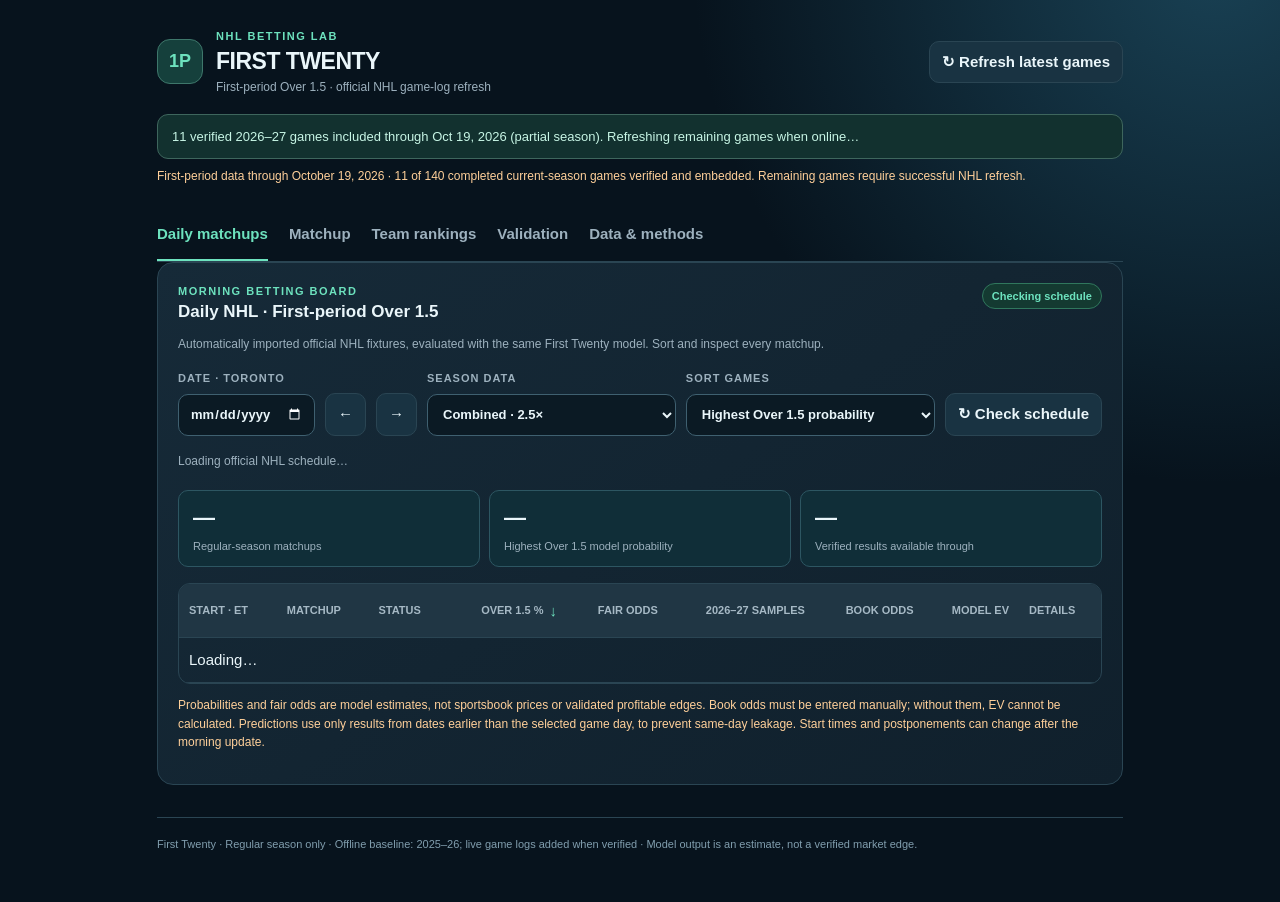
<file: model.template.html>
<!doctype html><html lang="en"><head><meta charset="utf-8"><meta name="viewport" content="width=device-width,initial-scale=1"><meta name="color-scheme" content="dark"><title>First Twenty — Working NHL 1P model</title>
<style>
:root{--bg:#07131d;--panel:#142532;--panel2:#11202b;--border:#2a4553;--white:#eaf6fa;--muted:#9db1be;--mint:#6de2be;--amber:#ffd09a;--red:#ff98a6}*{box-sizing:border-box}body{margin:0;font:15px/1.5 -apple-system,BlinkMacSystemFont,Segoe UI,Arial,sans-serif;background:radial-gradient(circle at 95% -40px,#194154 0,transparent 34%),var(--bg);color:var(--white)}button,input,select{font:inherit}button{cursor:pointer}button:disabled{opacity:.5;cursor:not-allowed}.shell{max-width:1010px;margin:auto;padding:28px 22px 50px}.header{display:flex;justify-content:space-between;align-items:center;gap:16px;flex-wrap:wrap}.brand{display:flex;align-items:center;gap:13px}.mark{border:1px solid #3e776b;border-radius:13px;background:#15403c;color:var(--mint);padding:8px 11px;font-size:18px;font-weight:850}.tiny{font-size:11px;letter-spacing:1.5px;text-transform:uppercase;font-weight:750;color:var(--mint)}h1{font-size:23px;line-height:1.1;margin:4px 0;font-weight:800;letter-spacing:-.5px}h2{font-size:17px;margin:0 0 10px}h3{font-size:14px;margin:0 0 10px}.dim,.sub{color:var(--muted)}.sub{font-size:13px;margin:9px 0}.outline{border:1px solid var(--border);color:var(--white);background:#193342;border-radius:10px;padding:9px 12px;font-weight:700}.outline:hover{background:#254354}.tabs{display:flex;border-bottom:1px solid var(--border);margin-top:24px;gap:21px}.tab{background:none;border:none;color:var(--muted);padding:13px 0;border-bottom:2px solid transparent;font-weight:750}.tab.on{color:var(--mint);border-color:var(--mint)}.status{margin-top:18px;padding:12px 14px;border:1px solid #3e665d;background:#12312f;border-radius:11px;color:#c7f5e5;font-size:13px}.wrap{display:grid;grid-template-columns:1.35fr .85fr;gap:15px}.card{border:1px solid var(--border);background:linear-gradient(145deg,#162a38,#10202c);border-radius:16px;padding:20px}.label{font-size:11px;letter-spacing:1px;text-transform:uppercase;color:var(--muted);font-weight:750;margin-bottom:7px;display:block}.toolbar{display:flex;justify-content:space-between;align-items:center;gap:12px;flex-wrap:wrap;margin:18px 0 20px}.segment{display:flex;gap:4px;background:#122838;border:1px solid var(--border);padding:4px;border-radius:11px;flex-wrap:wrap}.segment button{border:none;border-radius:8px;padding:9px 14px;background:transparent;color:var(--muted);font-size:12px;font-weight:760}.segment button.on{color:var(--white);background:#365968}.chooser{display:grid;grid-template-columns:1fr 44px 1fr;gap:12px;align-items:end}.select,.input{background:#0b1a24;border:1px solid #3f6070;color:var(--white);border-radius:10px;padding:12px;min-height:48px;width:100%;font-weight:650}.swap{height:48px;border:1px solid var(--border);background:#1e3845;color:var(--mint);border-radius:10px;font-size:23px}.big{font-weight:850;line-height:1.1;font-size:68px;letter-spacing:-4px;color:var(--mint);font-variant-numeric:tabular-nums}.prob{margin:10px 0 6px}.progress{width:100%;height:7px;background:#334c5b;border-radius:4px;overflow:hidden;margin:16px 0}.progress>div{height:100%;background:var(--mint)}.metricrow{display:flex;gap:20px;justify-content:space-between;margin-top:13px}.metric{min-width:0;flex:1}.number{font-size:29px;letter-spacing:-1px;font-weight:800;font-variant-numeric:tabular-nums}.note{font-size:12px;color:var(--muted);line-height:1.6}.line{height:1px;background:var(--border);margin:17px 0}.pill{display:inline-flex;padding:4px 9px;border-radius:50px;border:1px solid #786444;background:#3f3322;color:var(--amber);font-size:11px;font-weight:750}.pill.ok{border-color:#30775d;color:var(--mint);background:#143a31}.pill.bad{border-color:#87545d;color:var(--red);background:#39202a}.teamrow{display:grid;grid-template-columns:1fr 1fr;gap:13px;margin-top:15px}.tag{border-radius:10px;background:#0e202b;border:1px solid var(--border);padding:12px}.tag strong{font-size:18px;display:block}.tag span{font-size:12px;color:var(--muted)}.book{margin-top:10px}.hint{color:var(--amber);font-size:12px;line-height:1.55;margin-top:12px}.v{display:none}.v.show{display:block}.tablewrap{overflow:auto;border-radius:12px;border:1px solid var(--border);margin-top:13px}table{border-collapse:collapse;width:100%;min-width:600px}th,td{text-align:right;border-bottom:1px solid var(--border);padding:10px 13px;white-space:nowrap}th{background:#203644;color:#a6b9c5;font-size:11px;text-transform:uppercase}th:nth-child(2),td:nth-child(2){text-align:left}td:nth-child(2){font-weight:750}tr.click:hover{background:#244251;cursor:pointer}a{color:#9adbd9}details{margin-top:15px;border:1px solid var(--border);border-radius:10px;padding:12px}summary{cursor:pointer;font-weight:700;color:#b4dfea}.dataGrid{display:grid;grid-template-columns:repeat(3,1fr);gap:12px}.metricCard{background:#112c37;padding:15px;border-radius:12px;border:1px solid var(--border)}.foot{color:#819eae;font-size:11px;border-top:1px solid var(--border);margin-top:32px;padding-top:18px}.err{color:var(--red)}.good{color:var(--mint)}.warn{color:var(--amber)}.refreshBar{height:6px;background:#304b5a;border-radius:10px;overflow:hidden;display:none}.refreshBar span{background:var(--mint);height:100%;display:block;width:0}.comparebox{margin-top:14px;background:#102b36;border:1px solid #365664;border-radius:12px;padding:13px;font-size:12px;line-height:1.9}.comparebox b{font-size:13px;color:var(--mint)}.source-list{padding-left:18px;color:var(--muted);font-size:12px}.source-list li{margin:5px 0}@media(max-width:720px){.shell{padding:17px 13px 30px}.wrap{grid-template-columns:1fr}.chooser{grid-template-columns:1fr 35px 1fr;gap:7px}.swap{width:35px}.select{font-size:12px;padding:9px 5px}.card{padding:16px}.big{font-size:59px}.dataGrid{grid-template-columns:1fr}.segment button{padding:7px 9px;font-size:11px}.tabs{gap:15px}.tab{font-size:12px}.number{font-size:26px}.teamrow{gap:8px}}


.board-head{display:flex;gap:12px;justify-content:space-between;align-items:flex-start;flex-wrap:wrap}
.board-controls{display:flex;flex-wrap:wrap;align-items:end;gap:10px;margin:16px 0}
.board-controls label{display:block;min-width:140px;flex:1}
.board-controls .select,.board-controls .input{padding:9px 11px;min-height:42px;font-size:13px}
.board-controls button{min-height:42px}
.board-controls .board-small{flex:0 0 auto;min-width:0}
.board-statrow{display:flex;gap:9px;flex-wrap:wrap;margin:16px 0}
.board-stat{background:#102e38;border:1px solid #2d5662;border-radius:10px;padding:10px 14px;flex:1;min-width:135px}
.board-stat strong{display:block;font-size:22px;letter-spacing:-.6px}
.board-stat span{font-size:11px;color:var(--muted)}
#boardTable{min-width:805px}
#boardTable th,#boardTable td{text-align:left;padding:11px 10px}
#boardTable th:nth-child(4),#boardTable th:nth-child(5),#boardTable th:nth-child(6),#boardTable th:nth-child(7),#boardTable th:nth-child(8),
#boardTable td:nth-child(4),#boardTable td:nth-child(5),#boardTable td:nth-child(6),#boardTable td:nth-child(7),#boardTable td:nth-child(8){text-align:right}
#boardTable .prob-cell{font-size:19px;font-weight:850;color:var(--mint);font-variant-numeric:tabular-nums}
#boardTable .price{color:#dff3e9;font-weight:800;font-variant-numeric:tabular-nums}
#boardTable input{width:84px;min-width:84px;min-height:36px;text-align:center;padding:5px 7px;background:#0a1c25;color:var(--white);border:1px solid #3b6475;border-radius:8px}
#boardTable .open-match{font-size:12px;padding:7px 10px}
#boardTable .matchname{font-weight:800}
#boardTable .matchname small{font-weight:450;color:var(--muted);display:block}
.board-detail{font-size:11px;color:var(--muted)}
#boardTable tr:nth-child(even){background:#112533}
#boardTable tr:hover{background:#1d3a48}
.board-feedback{min-height:22px;font-size:12px;color:var(--muted)}
.board-time{white-space:nowrap}
@media(max-width:720px){.tabs{gap:10px;overflow-x:auto;white-space:nowrap}.tab{flex-shrink:0}.board-controls{gap:8px}.board-controls label{min-width:calc(50% - 8px)}.board-stat{min-width:calc(50% - 9px)}}
#boardProbHeader .sort-header{appearance:none;background:transparent;border:0;color:inherit;font:inherit;font-weight:800;text-transform:inherit;letter-spacing:inherit;cursor:pointer;padding:7px 2px;display:inline-flex;align-items:center;justify-content:flex-end;gap:6px;width:100%;white-space:nowrap}
#boardProbHeader .sort-header:hover,#boardProbHeader .sort-header:focus-visible{color:var(--mint);text-decoration:underline;text-underline-offset:4px}
#boardProbHeader .sort-header:focus-visible{outline:2px solid var(--mint);outline-offset:3px;border-radius:3px}
#boardProbDirection{font-size:15px;line-height:1;color:var(--mint)}
</style></head><body><div class="shell">
<div class="header"><div class="brand"><div class="mark">1P</div><div><div class="tiny">NHL Betting Lab</div><h1>FIRST TWENTY</h1><div class="dim" style="font-size:12px">First-period Over 1.5 · official NHL game-log refresh</div></div></div><button id="refresh" class="outline">↻ Refresh latest games</button></div>
<div class="status" id="status">11 verified 2026–27 games included through Oct 19, 2026 (partial season). Refreshing remaining games when online…</div><div class="note" id="asOf" style="margin-top:8px;color:#ffd09a">First-period data through October 19, 2026 · 11 of 140 completed current-season games verified and embedded. Remaining games require successful NHL refresh.</div><div class="refreshBar" id="refreshBar"><span id="refreshFill"></span></div>
<div class="tabs"><button class="tab on" data-tab="board">Daily matchups</button><button class="tab" data-tab="match">Matchup</button><button class="tab" data-tab="ranks">Team rankings</button><button class="tab" data-tab="validate">Validation</button><button class="tab" data-tab="data">Data & methods</button></div>
<section class="v show" id="v-board">
<div class="card">
  <div class="board-head"><div><div class="tiny">Morning betting board</div><h2>Daily NHL · First-period Over 1.5</h2><div class="note">Automatically imported official NHL fixtures, evaluated with the same First Twenty model. Sort and inspect every matchup.</div></div><span class="pill ok" id="boardStatusPill">Checking schedule</span></div>
  <div class="board-controls">
    <label class="board-small"><span class="label">Date · Toronto</span><input class="input" id="boardDate" type="date" min="2026-09-29" /></label>
    <button id="boardPrev" class="outline board-small" type="button" aria-label="Previous date">←</button>
    <button id="boardNext" class="outline board-small" type="button" aria-label="Next date">→</button>
    <label><span class="label">Season data</span><select id="boardMode" class="select"><option value="combined">Combined · 2.5×</option><option value="current">2026–27 only</option><option value="last">2025–26 only</option></select></label>
    <label><span class="label">Sort games</span><select id="boardSort" class="select"><option value="prob">Highest Over 1.5 probability</option><option value="time">Puck drop (early first)</option><option value="fair">Shortest fair odds</option><option value="ev">Highest model EV (entered odds)</option><option value="probAsc">Lowest Over 1.5 probability</option></select></label>
    <button id="boardRefresh" class="outline board-small" type="button">↻ Check schedule</button>
  </div>
  <div id="boardInfo" class="board-feedback" role="status">Loading official NHL schedule…</div>
  <div class="board-statrow"><div class="board-stat"><strong id="boardCount">—</strong><span>Regular-season matchups</span></div><div class="board-stat"><strong id="boardTop">—</strong><span>Highest Over 1.5 model probability</span></div><div class="board-stat"><strong id="boardCover">—</strong><span>Verified results available through</span></div></div>
  <div class="tablewrap"><table id="boardTable"><thead><tr><th>Start · ET</th><th>Matchup</th><th>Status</th><th id="boardProbHeader" aria-sort="descending"><button type="button" id="boardProbSort" class="sort-header" aria-label="Sort Over 1.5 probability low to high" title="Click to reverse probability order">Over 1.5 % <span id="boardProbDirection" aria-hidden="true">↓</span></button></th><th>Fair odds</th><th>2026–27 samples</th><th>Book odds</th><th>Model EV</th><th>Details</th></tr></thead><tbody id="boardRows"><tr><td colspan="9">Loading…</td></tr></tbody></table></div>
  <p class="hint">Probabilities and fair odds are model estimates, not sportsbook prices or validated profitable edges. Book odds must be entered manually; without them, EV cannot be calculated. Predictions use only results from dates earlier than the selected game day, to prevent same-day leakage. Start times and postponements can change after the morning update.</p>
</div>
</section>
<section class="v" id="v-match">
<div class="toolbar"><div class="segment" id="seasons"><button data-mode="current">2026–27 only</button><button data-mode="last">2025–26 only</button><button class="on" data-mode="combined">Combined · 2.5×</button></div><span class="dim" style="font-size:12px">Verified embedded games · check the data-through date before betting</span></div>
<div class="card"><h2>Choose your matchup</h2><div class="chooser"><div><label class="label" for="away">Away team</label><select class="select" id="away"></select></div><button class="swap" id="swap" title="Swap home and away">⇄</button><div><label class="label" for="home">Home team</label><select class="select" id="home"></select></div></div></div>
<div class="wrap" style="margin-top:15px"><div class="card"><div style="display:flex;align-items:center;justify-content:space-between;gap:10px"><h2>1st period · Over 1.5</h2><span class="pill" id="typePill">Reference estimate</span></div><div class="prob"><span class="big" id="prob">—</span></div><div class="dim" style="font-size:12px">Matchup-specific estimated probability</div><div class="progress"><div id="bar" style="width:0"></div></div><div class="metricrow"><div class="metric"><div class="label">Fair American odds</div><div class="number" id="fair">—</div></div><div class="metric"><div class="label">Expected first-period goals</div><div class="number" id="lambda">—</div></div></div><div class="line"></div><div id="modelComparison" class="comparebox" aria-live="polite">Model comparison loading…</div><div id="modelEvidence" class="note" style="margin-top:9px"></div><div id="methodlabel" class="note">Based on verified first-period scoring totals.</div><div id="warning" class="hint"></div></div>
<div class="card"><h2>Compare sportsbook price</h2><label class="label" for="odds">Over 1.5 American odds</label><input class="input book" id="odds" value="-120" placeholder="e.g. -125 or +110" inputmode="text"/><div class="metricrow"><div class="metric"><div class="label">Break-even probability</div><div class="number" id="break">—</div></div><div class="metric"><div class="label">Expected return / $100 risked</div><div class="number" id="ev">—</div></div></div><div class="line"></div><span id="valuePill" class="pill">Enter odds</span><p class="note" style="margin-bottom:0">Model-implied EV is NOT a validated betting edge. The expected-goals figure comes from the scoring component, not the observed-hit correction. The model uses verified games only through its displayed cutoff; later games require a successful refresh. Do not confuse model percentages with observed hit rates.</p></div></div>
<div class="teamrow"><div class="tag"><div class="label" id="homeTitle">HOME</div><strong id="homeRate">—</strong><span id="homeDetail">1P scoring</span></div><div class="tag"><div class="label" id="awayTitle">AWAY</div><strong id="awayRate">—</strong><span id="awayDetail">1P scoring</span></div></div>
<div class="card" style="margin-top:15px"><h3>Observed 2026–27 Over 1.5 hit rates · confirmed games</h3><div id="observed" class="note">Loading…</div><div class="note" style="margin-top:8px" id="observedLast">2025–26 exact historical hit rates are not yet available.</div></div>
</section>
<section class="v" id="v-ranks"><div class="toolbar"><div><h2>Projected team tendencies</h2><div class="note">Based on first-period scoring averages, not historical Over 1.5 hit rates.</div></div><div class="segment" id="rankmodes"><button class="on" data-rank="last">2025–26</button><button data-rank="current">2026–27</button></div></div><div id="ranktable"></div></section>
<section class="v" id="v-validate"><div class="toolbar"><h2>Walk-forward validation</h2><span class="pill" id="validationStatus">Historical diagnostic</span></div><p class="sub">Each past game is predicted using only current-season games from <strong>earlier dates</strong>, plus the fixed 2025–26 scoring aggregates. Results are scored after the game. No bookmaker closing lines are included, so this does not establish betting profitability.</p><div class="dataGrid" id="validationCards"><div class="metricCard"><div class="label">Balanced hybrid</div><div class="number" id="valHybrid">—</div><div class="note">Brier score · lower is better</div></div><div class="metricCard"><div class="label">Original baseline</div><div class="number" id="valBase">—</div><div class="note">Brier score · lower is better</div></div><div class="metricCard"><div class="label">Games evaluated</div><div class="number" id="valN">—</div><div class="note">Daily-ordered forecasts</div></div></div><div class="tablewrap"><table id="valTable"><thead><tr><th>Model</th><th>Predicted hits</th><th>Brier ↓</th><th>Log loss ↓</th><th>Mean probability</th></tr></thead><tbody></tbody></table></div><p class="note" id="valNotes">Validation loads when this tab is opened.</p><h3 style="margin-top:22px">Does the Poisson goal distribution fit?</h3><p class="note">Actual first-period totals against the original model's game-by-game Poisson expectation. These are descriptive checks, not evidence of profitability.</p><div class="tablewrap"><table><thead><tr><th>Goals in 1P</th><th>Observed games</th><th>Expected games</th></tr></thead><tbody id="goalDistribution"></tbody></table></div><p class="note" id="dispersionNote"></p><details><summary>What these metrics tell us</summary><p class="note">Brier = average squared probability error, 0 is perfect. Log loss penalizes confident incorrect predictions more heavily; lower is better. Sample sizes here are small, and no independent future-season holdout exists. Better historical Brier does not guarantee profitable wagers.</p></details></section>
<section class="v" id="v-data"><div class="toolbar"><h2>Data coverage</h2><span id="coverageLabel" class="pill">Offline data available</span></div><div class="dataGrid"><div class="metricCard"><div class="label">2025–26 season aggregates</div><div class="number good">32/32</div><div class="note">All teams, 41 home + 41 away games</div></div><div class="metricCard"><div class="label">2025–26 exact game logs</div><div class="number" id="lastlogs">0/1312</div><div class="note">Required for observed hit rates</div></div><div class="metricCard"><div class="label">2026–27 verified games</div><div class="number" id="currentlogs">11</div><div class="note">11 verified boxscores preloaded · 140 games played through Oct 19</div></div></div><p class="note" id="refreshMeta">No NHL game-log update attempted in this browser.</p><p class="note" id="dataNote">The 2025–26 season includes all 1,312 reconciled individual game results, as well as verified home/away scoring totals. Current-season game records are embedded separately and refreshed by the published daily workflow.</p><button id="downloadCsv" class="outline" style="margin-right:8px">↓ Export verified game CSV</button><button id="updateAll" class="outline">↻ Recheck 2025–26 game history</button><p class="note" id="fetchNote">Full 2025–26 history is already embedded. An optional manual recheck can be attempted when the NHL feed is accessible in your browser.</p><details><summary>How these estimates are calculated</summary><p class="note">We compute each team's first-period scoring and concession rates at the correct venue. Estimated home team goals = average of home-team 1P GF/game and away-team 1P GA/game. Away expectation is the average of away-team 1P GF/game and home-team 1P GA/game. The original arithmetic Poisson model remains the baseline. The new matchup model also uses league-normalized offensive and defensive goal-rate ratios, shrunk toward the league mean. The hybrid conservatively blends 70% of the original baseline with 30% of a pseudo-game-smoothed, outcome-adjusted matchup estimate from actual first-period Over 1.5 outcomes. P(2+) = 1 − e^(−λ)(1+λ). Combined mode adds each current game at 2.5× weight versus a 2025–26 game. The 2026–27-only model uses an explicitly disclosed neutral fixed scoring prior (8 pseudo-games per score-side) because early-season sample sizes are tiny; it does not use 2025–26 team results. The Validation tab checks forecasts in calendar order; same-day scores are not available when predicting other games that day. The main displayed price uses the original arithmetic Poisson benchmark because the experimental alternatives did not demonstrate better accuracy in the 2026–27 walk-forward checks. Full 2025–26 game-by-game records are now embedded, so actual historical Over 1.5 rates are available. The hybrid remains visible as an experimental comparator. True goal totals may not be Poisson-distributed, and these prices are not proven profitable.</p></details><details><summary>Data sources</summary><p class="note">2025–26 home/away first-period goals from Hockey-Reference team situational pages cross-checked against NHL.com first-period statistics where available. Current-season and historical individual games are fetched from the NHL score and Gamecenter feeds, directly or through a public CORS proxy when needed.</p><a href="https://www.nhl.com/stats/teams?report=goalsbyperiod&reportType=season&seasonFrom=20252026&seasonTo=20252026&gameType=2" target="_blank" rel="noopener">NHL first-period statistics</a></details><p class="note">Current-season verified game-level data is embedded in the hosted site and additional data may be cached in the browser. At each opening, the app checks for new completed results, including games finished after 4 a.m. Toronto time. The model uses no Python. Closing the browser or turning off your Mac prevents updates until it is reopened.</p></section>
<div class="foot">First Twenty · Regular season only · Offline baseline: 2025–26; live game logs added when verified · Model output is an estimate, not a verified market edge.</div></div>
<script>
'use strict';
const TEAMS={"ANA":{"name":"Anaheim Ducks","hgf":40,"hga":45,"agf":27,"aga":38},"BOS":{"name":"Boston Bruins","hgf":46,"hga":26,"agf":35,"aga":43},"BUF":{"name":"Buffalo Sabres","hgf":42,"hga":34,"agf":42,"aga":43},"CGY":{"name":"Calgary Flames","hgf":35,"hga":21,"agf":24,"aga":49},"CAR":{"name":"Carolina Hurricanes","hgf":51,"hga":36,"agf":46,"aga":28},"CHI":{"name":"Chicago Blackhawks","hgf":28,"hga":38,"agf":33,"aga":34},"COL":{"name":"Colorado Avalanche","hgf":53,"hga":35,"agf":43,"aga":26},"CBJ":{"name":"Columbus Blue Jackets","hgf":51,"hga":27,"agf":32,"aga":36},"DAL":{"name":"Dallas Stars","hgf":36,"hga":31,"agf":36,"aga":30},"DET":{"name":"Detroit Red Wings","hgf":22,"hga":34,"agf":27,"aga":29},"EDM":{"name":"Edmonton Oilers","hgf":42,"hga":41,"agf":40,"aga":37},"FLA":{"name":"Florida Panthers","hgf":38,"hga":33,"agf":38,"aga":41},"LAK":{"name":"Los Angeles Kings","hgf":30,"hga":29,"agf":30,"aga":32},"MIN":{"name":"Minnesota Wild","hgf":34,"hga":38,"agf":41,"aga":28},"MTL":{"name":"Montreal Canadiens","hgf":38,"hga":36,"agf":37,"aga":34},"NSH":{"name":"Nashville Predators","hgf":38,"hga":37,"agf":29,"aga":45},"NJD":{"name":"New Jersey Devils","hgf":35,"hga":40,"agf":29,"aga":40},"NYI":{"name":"New York Islanders","hgf":35,"hga":39,"agf":29,"aga":28},"NYR":{"name":"New York Rangers","hgf":22,"hga":37,"agf":45,"aga":41},"OTT":{"name":"Ottawa Senators","hgf":34,"hga":35,"agf":44,"aga":38},"PHI":{"name":"Philadelphia Flyers","hgf":29,"hga":35,"agf":36,"aga":33},"PIT":{"name":"Pittsburgh Penguins","hgf":51,"hga":33,"agf":42,"aga":35},"SJS":{"name":"San Jose Sharks","hgf":40,"hga":43,"agf":39,"aga":46},"SEA":{"name":"Seattle Kraken","hgf":29,"hga":38,"agf":28,"aga":35},"STL":{"name":"St. Louis Blues","hgf":33,"hga":36,"agf":33,"aga":43},"TBL":{"name":"Tampa Bay Lightning","hgf":33,"hga":40,"agf":46,"aga":36},"TOR":{"name":"Toronto Maple Leafs","hgf":41,"hga":43,"agf":28,"aga":38},"UTA":{"name":"Utah Mammoth","hgf":39,"hga":34,"agf":37,"aga":31},"VAN":{"name":"Vancouver Canucks","hgf":29,"hga":39,"agf":39,"aga":48},"VGK":{"name":"Vegas Golden Knights","hgf":33,"hga":41,"agf":29,"aga":39},"WSH":{"name":"Washington Capitals","hgf":30,"hga":30,"agf":38,"aga":32},"WPG":{"name":"Winnipeg Jets","hgf":37,"hga":26,"agf":28,"aga":38}};
const SEED=[{"id":"2026-10-17_NYR_CBJ","date":"2026-10-17","away":"NYR","home":"CBJ","ap1":0,"hp1":0,"source":"hockey-reference-boxscore","sourceUrl":"https://www.hockey-reference.com/boxscores/202610170CBJ.html"},{"id":"2026-10-17_DAL_CHI","date":"2026-10-17","away":"DAL","home":"CHI","ap1":0,"hp1":0,"source":"hockey-reference-boxscore","sourceUrl":"https://www.hockey-reference.com/boxscores/202610170CHI.html"},{"id":"2026-10-17_SJS_DET","date":"2026-10-17","away":"SJS","home":"DET","ap1":1,"hp1":1,"source":"hockey-reference-boxscore","sourceUrl":"https://www.hockey-reference.com/boxscores/202610170DET.html"},{"id":"2026-10-17_SEA_FLA","date":"2026-10-17","away":"SEA","home":"FLA","ap1":1,"hp1":3,"source":"hockey-reference-boxscore","sourceUrl":"https://www.hockey-reference.com/boxscores/202610170FLA.html"},{"id":"2026-10-17_OTT_PHI","date":"2026-10-17","away":"OTT","home":"PHI","ap1":0,"hp1":0,"source":"hockey-reference-boxscore","sourceUrl":"https://www.hockey-reference.com/boxscores/202610170PHI.html"},{"id":"2026-10-18_CAR_CGY","date":"2026-10-18","away":"CAR","home":"CGY","ap1":0,"hp1":0,"source":"hockey-reference-boxscore","sourceUrl":"https://www.hockey-reference.com/boxscores/202610180CGY.html"},{"id":"2026-10-18_CBJ_MIN","date":"2026-10-18","away":"CBJ","home":"MIN","ap1":1,"hp1":1,"source":"hockey-reference-boxscore","sourceUrl":"https://www.hockey-reference.com/boxscores/202610180MIN.html"},{"id":"2026-10-19_ANA_NYR","date":"2026-10-19","away":"ANA","home":"NYR","ap1":0,"hp1":1,"source":"hockey-reference-boxscore","sourceUrl":"https://www.hockey-reference.com/boxscores/202610190NYR.html"},{"id":"2026-10-19_COL_PHI","date":"2026-10-19","away":"COL","home":"PHI","ap1":0,"hp1":1,"source":"hockey-reference-boxscore","sourceUrl":"https://www.hockey-reference.com/boxscores/202610190PHI.html"},{"id":"2026-10-19_SJS_TOR","date":"2026-10-19","away":"SJS","home":"TOR","ap1":1,"hp1":0,"source":"hockey-reference-boxscore","sourceUrl":"https://www.hockey-reference.com/boxscores/202610190TOR.html"},{"id":"2026-10-19_PIT_UTA","date":"2026-10-19","away":"PIT","home":"UTA","ap1":1,"hp1":2,"source":"hockey-reference-boxscore","sourceUrl":"https://www.hockey-reference.com/boxscores/202610190UTA.html"}]; // 11 verified regular-season first-period boxscores through 2026-10-19; PARTIAL season coverage
const TEAM_CODES=Object.keys(TEAMS).sort();
let games=new Map(SEED.map(g=>[g.id,g])), historical=new Map(),mode='combined',tab='board',rankMode='last',busy=false;
const $=(q)=>document.querySelector(q), all=q=>[...document.querySelectorAll(q)];
try{const saved=JSON.parse(localStorage.getItem('firstTwenty_v4_games')||'[]');if(Array.isArray(saved))for(const g of saved)if(valid(g))games.set(g.id,g);const past=JSON.parse(localStorage.getItem('firstTwenty_v4_history')||'[]');if(Array.isArray(past))for(const g of past)if(valid(g))historical.set(g.id,g);}catch(e){}
function valid(g){return g&&/^\d{4}-\d{2}-\d{2}$/.test(g.date)&&TEAM_CODES.includes(g.home)&&TEAM_CODES.includes(g.away)&&g.home!==g.away&&Number.isInteger(g.hp1)&&Number.isInteger(g.ap1)&&g.hp1>=0&&g.ap1>=0&&g.hp1<21&&g.ap1<21&&typeof g.id==='string';}
function save(){try{localStorage.setItem('firstTwenty_v4_games',JSON.stringify([...games.values()]));localStorage.setItem('firstTwenty_v4_history',JSON.stringify([...historical.values()]));}catch(e){}}
function seasonGames(){return [...games.values()].filter(g=>g.date<'2027-07-01'&&g.date>='2026-09-01'&&valid(g));}
function currentTeam(code,venue){const entries=seasonGames().filter(g=>g[venue]===code);return{n:entries.length,gf:entries.reduce((s,g)=>s+(venue==='home'?g.hp1:g.ap1),0),ga:entries.reduce((s,g)=>s+(venue==='home'?g.ap1:g.hp1),0)}}
function lastTeam(code,venue){if(historical.size===1312){const list=[...historical.values()].filter(g=>g[venue]===code);if(list.length===41)return{n:41,gf:list.reduce((v,g)=>v+(venue==='home'?g.hp1:g.ap1),0),ga:list.reduce((v,g)=>v+(venue==='home'?g.ap1:g.hp1),0)}}const t=TEAMS[code];return venue==='home'?{n:41,gf:t.hgf,ga:t.hga}:{n:41,gf:t.agf,ga:t.aga}}
function getTeam(code,venue,m){const l=lastTeam(code,venue),c=currentTeam(code,venue);if(m==='last')return{...l,raw:named(code),source:'2025–26'};if(m==='combined')return{n:l.n+2.5*c.n,gf:l.gf+2.5*c.gf,ga:l.ga+2.5*c.ga,raw:named(code),source:'Combined'};const prior=8,neutral=0.85;return{n:c.n+prior,gf:c.gf+prior*neutral,ga:c.ga+prior*neutral,raw:named(code),source:'2026–27 neutral-smoothed',recentN:c.n}}
function named(code){return TEAMS[code]?.name||code}
function poiss(x){return 1-Math.exp(-x)*(1+x)}
function fair(p){return p>=.5?'-'+Math.round(100*p/(1-p)):'+'+Math.round(100*(1-p)/p)}
function parseOdds(x){const s=String(x).trim(),v=Number(s);return /^[-+]?\d+$/.test(s)&&Number.isInteger(v)&&Math.abs(v)>=100?v:null}
function decOdds(a){return a>0?1+a/100:1+100/Math.abs(a)}
function txt(id,s){$(id).textContent=s}
function observed(code,season='current'){const arr=(season==='last'?[...historical.values()]:seasonGames()).filter(g=>g.home===code||g.away===code),n=arr.length,hits=arr.filter(g=>g.hp1+g.ap1>=2).length;return{n,hits,p:n?hits/n:null}}
function fixed(x,n=1){return Number(x).toFixed(n)}
/*__FIRST_TWENTY_ENGINE__*/
function matchResult(home,away,m){const enriched=FirstTwentyEngine.predict({home,away,mode:m,teams:TEAMS,current:seasonGames(),history:historical.size===1312?[...historical.values()]:[]});const h=getTeam(home,'home',m),a=getTeam(away,'away',m);return {...enriched,h,a};}
function render(){txt('#homeTitle',named($('#home').value).toUpperCase()+' · HOME');txt('#awayTitle',named($('#away').value).toUpperCase()+' · AWAY');if($('#home').value===$('#away').value){txt('#prob','—');txt('#warning','Select two different teams.');return;}const home=$('#home').value,away=$('#away').value;if(mode==='current'&&(!observed(home).n||!observed(away).n)){txt('#prob','—');txt('#fair','—');txt('#lambda','—');$('#bar').style.width='0%';txt('#homeRate','—');txt('#awayRate','—');txt('#homeDetail','No current-season venue records');txt('#awayDetail','No current-season venue records');txt('#observedLast','See 2025–26 only or Combined for the historical scoring baseline.');txt('#warning','There are no verified 2026–27 game results for at least one selected team. Download NHL game logs or select Combined or 2025–26.');txt('#methodlabel','Current-season-only predictions require actual completed 2026–27 games.');txt('#observed',named(home)+' '+observed(home).hits+'/'+observed(home).n+' · '+named(away)+' '+observed(away).hits+'/'+observed(away).n);txt('#ev','—');txt('#valuePill','Insufficient verified data');return;}const m=matchResult(home,away,mode),p=m.p;txt('#prob',fixed(100*p,1)+'%');txt('#fair',fair(p));txt('#lambda',fixed(m.lambda,2));$('#bar').style.width=fixed(100*p,1)+'%';txt('#homeRate',fixed((m.h.gf+m.h.ga)/m.h.n,2)+' goals');txt('#awayRate',fixed((m.a.gf+m.a.ga)/m.a.n,2)+' goals');txt('#homeDetail','Combined 1P goals/game · '+(mode==='current'?'smoothed current season':mode==='combined'?'both seasons':'2025–26') );txt('#awayDetail','Combined 1P goals/game · '+(mode==='current'?'smoothed current season':mode==='combined'?'both seasons':'2025–26'));txt('#modelComparison','Original reference: '+fixed(m.baselineP*100,1)+'%  |  Matchup experimental: '+fixed(m.matchupP*100,1)+'%  |  Hybrid experimental: '+fixed(m.hybridP*100,1)+'%');txt('#modelEvidence','Experimental observed-results correction: '+(m.adjustment>=0?'+':'')+fixed(100*m.adjustment,1)+' percentage points · Current venue sample: '+m.hCurrentN+' home / '+m.aCurrentN+' away · '+(m.historyIncluded?'Verified prior-season logs included.':'Prior-season exact hit rates unavailable; no historical hits invented.'));txt('#methodlabel',mode==='last'?'Using 82-game 2025–26 team records and venue-specific first-period scoring.':mode==='combined'?'Using 2025–26 team venue scoring plus 2026–27 verified games at 2.5× weight.':'2026–27 team-only observations shrunk toward a fixed neutral scoring prior (8 games per venue) to reduce small-sample distortion.');const nH=observed(home),nA=observed(away);txt('#observed',named(home)+': '+nH.hits+'/'+nH.n+' ('+(nH.n?fixed(100*nH.p,0)+'%':'no games')+') · '+named(away)+': '+nA.hits+'/'+nA.n+' ('+(nA.n?fixed(100*nA.p,0)+'%':'no games')+'). Actual game outcomes, not model probabilities.');const lH=observed(home,'last'),lA=observed(away,'last');txt('#observedLast', historical.size?('Observed 2025–26: '+named(home)+' '+lH.hits+'/'+lH.n+(lH.n?' ('+fixed(100*lH.p,1)+'%)':'')+' · '+named(away)+' '+lA.hits+'/'+lA.n+(lA.n?' ('+fixed(100*lA.p,1)+'%)':'')+'. '+(historical.size===1312?'Complete NHL regular season.':'Partial game logs only; cannot rely on hit rate.')):'2025–26 exact hit rates are not available until the individual NHL game results are retrieved. Only scoring totals are currently bundled.');txt('#warning',mode==='current'?'PARTIAL 2026–27 coverage: '+nH.n+' '+home+' games and '+nA.n+' '+away+' games saved. These are not full current-season samples; current-only estimates are provisional.':mode==='combined'?'PARTIAL 2026–27 coverage: '+nH.n+' '+home+' games and '+nA.n+' '+away+' games saved. These are not full current-season samples; refresh before betting.':'2025–26 true Over 1.5 hit rates still require per-game history; displayed probability is Poisson-modeled from verified period goal totals.');if(mode==='current' && (!nH.n||!nA.n))txt('#warning','At least one team has ZERO verified 2026–27 games in the model. The displayed number is mostly a neutral prior, NOT a matchup-specific price. Use the combined or previous-season mode instead.');$('#typePill').textContent='Poisson reference estimate';$('#typePill').className='pill';let odds=parseOdds($('#odds').value);if(odds===null){txt('#break','—');txt('#ev','—');txt('#valuePill','Enter valid odds (e.g. -125)');$('#valuePill').className='pill';}else{const dec=decOdds(odds),be=1/dec,ev=100*(p*(dec-1)-(1-p));txt('#break',fixed(be*100,1)+'%');txt('#ev',(ev>=0?'+':'-')+'$'+fixed(Math.abs(ev),2));txt('#valuePill',ev>0?'Positive model EV · not validated':ev<0?'Negative model EV':'Break-even by model');$('#valuePill').className='pill '+(ev>0?'ok':'bad');}}
function ranks(){let rows=TEAM_CODES.map(code=>{const last=lastTeam(code,'home'),la=lastTeam(code,'away'),current=observed(code);const p=poiss((last.gf+last.ga+la.gf+la.ga)/82),past=observed(code,'last');return{code,name:named(code),p,mean:(last.gf+last.ga+la.gf+la.ga)/82,cur:current,past}}).sort((a,b)=>rankMode==='current'?(b.cur.p??-1)-(a.cur.p??-1)||b.cur.n-a.cur.n:b.p-a.p);$('#ranktable').innerHTML='<div class="tablewrap"><table><thead><tr><th>#</th><th>Team</th><th>'+(rankMode==='last'?(historical.size===1312?'Observed O1.5':'Est. O1.5'):'Observed 2026–27 O1.5')+'</th><th>'+(rankMode==='last'?'Fair odds':'Games')+'</th><th>'+(rankMode==='last'?'1P goals/game':'Hit count')+'</th></tr></thead><tbody>'+rows.map((r,i)=>'<tr class="click" data-team="'+r.code+'"><td>'+(i+1)+'</td><td>'+r.name+'</td><td style="color:#6de2be;font-weight:800">'+(rankMode==='last'?(historical.size===1312?fixed(100*r.past.p,1)+'%':fixed(100*r.p,1)+'%'):r.cur.n?fixed(100*r.cur.p,0)+'%':'—')+'</td><td>'+(rankMode==='last'?fair(historical.size===1312?r.past.p:r.p):r.cur.n)+'</td><td>'+(rankMode==='last'?fixed(r.mean,2):r.cur.hits)+'</td></tr>').join('')+'</tbody></table></div><p class="note">'+(rankMode==='last'?'When the 2025–26 1,312 game logs are complete, the listed hit rates reflect observed games; until then these are Poisson scoring estimates.':'These are observed rates from verified games only, with venue-specific samples shown explicitly.')+'</p>';all('tr[data-team]').forEach(row=>row.onclick=()=>{$('#home').value=row.dataset.team;if($('#away').value===$('#home').value)$('#away').value=TEAM_CODES.find(x=>x!==$('#home').value);tab='match';setTab();render()});}
function venueObserved(team,venue,season='current'){const ar=(season==='last'?[...historical.values()]:seasonGames()).filter(g=>g[venue]===team);return {n:ar.length,hits:ar.filter(g=>g.hp1+g.ap1>=2).length};}
function ranks(){const current=rankMode==='current',list=TEAM_CODES.map(code=>{const c=observed(code),h=venueObserved(code,'home'),a=venueObserved(code,'away'),l=observed(code,'last');const prev=lastTeam(code,'home'),road=lastTeam(code,'away'),poissonPrior=poiss((prev.gf+prev.ga+road.gf+road.ga)/82);return{code,c,h,a,l,poissonPrior}}).sort((a,b)=>current?((b.c.n?b.c.p:-1)-(a.c.n?a.c.p:-1))||b.c.n-a.c.n:(historical.size===1312?(b.l.p??0)-(a.l.p??0):b.poissonPrior-a.poissonPrior));const percent=x=>x.n?fixed(100*x.hits/x.n,1)+'% ('+x.hits+'/'+x.n+')':'—';$('#ranktable').innerHTML='<div class="tablewrap"><table><thead><tr><th>#</th><th>Team</th><th>'+(current?'2026–27 actual':'2025–26 '+(historical.size===1312?'actual':'estimated'))+'</th><th>Home O1.5</th><th>Away O1.5</th><th>Games</th></tr></thead><tbody>'+list.map((r,i)=>'<tr class="click" data-team="'+r.code+'"><td>'+(i+1)+'</td><td>'+named(r.code)+'</td><td>'+(current?percent(r.c):historical.size===1312?percent(r.l):fixed(r.poissonPrior*100,1)+'% est.')+'</td><td>'+(current?percent(r.h):historical.size===1312?percent(venueObserved(r.code,'home','last')):'n/a')+'</td><td>'+(current?percent(r.a):historical.size===1312?percent(venueObserved(r.code,'away','last')):'n/a')+'</td><td>'+(current?r.c.n:82)+'</td></tr>').join('')+'</tbody></table></div><p class="note">'+(current?'These are real 2026–27 first-period outcomes, NOT forecasts. Venue samples are small.':'Previous-season hit rates require all 1,312 individual game scores; the current data has only venue scoring totals.')+'</p>';all('tr[data-team]').forEach(row=>row.onclick=()=>{$('#home').value=row.dataset.team;if($('#away').value===$('#home').value)$('#away').value=TEAM_CODES.find(x=>x!==$('#home').value);tab='match';setTab();render()});}
function validationReport(){const result=FirstTwentyEngine.walkForward({teams:TEAMS,current:seasonGames(),history:historical.size===1312?[...historical.values()]:[]});const names=[['baseline','Original arithmetic Poisson'],['matchup','Offense/defense Poisson'],['hybrid','Balanced hybrid (70/30 blend)']];txt('#valN',String(result.count));txt('#valHybrid',fixed(result.metrics.hybrid.brier,4));txt('#valBase',fixed(result.metrics.baseline.brier,4));$('#valTable tbody').innerHTML=names.map(([k,name])=>{const v=result.metrics[k];return '<tr><td>'+name+'</td><td>'+fixed(v.predicted*100,1)+'%</td><td>'+fixed(v.brier,4)+'</td><td>'+fixed(v.logLoss,4)+'</td><td>'+fixed(v.mean*100,1)+'%</td></tr>'}).join('');const d=result.distribution;$('#goalDistribution').innerHTML=['0 goals','1 goal','2+ goals'].map((name,i)=>'<tr><td>'+name+'</td><td>'+d.observed[i]+'</td><td>'+fixed(d.expected[i],1)+'</td></tr>').join('');txt('#dispersionNote','Observed average goals '+fixed(d.mean,2)+'; sample variance '+fixed(d.variance,2)+'; variance-to-mean ratio '+fixed(d.dispersion,2)+'. A ratio different from 1 suggests checking Poisson assumptions, but 140 games cannot settle the issue and matchup heterogeneity complicates interpretation.');txt('#valNotes','Actual Over 1.5 rate: '+fixed(result.actual*100,1)+'%. Forecasts use earlier game dates only; opening-day games use prior-season aggregates. Scores are exploratory: these same games informed model development, and no independent holdout or bookmaker closing odds have been tested.');}
// Morning betting board: fixtures are embedded at build time, while manual
// calendar checks may request the official NHL endpoint through the existing browser fetcher.
const boardDays=new Map((SCHEDULE_SEED.days||[]).map(d=>[d.date,d]));
const BOARD_FIXTURES_AT=SCHEDULE_SEED.fetchedAt||null;
let boardBusy=false,boardError='',boardRequest=0;
function boardPreviousDay(s){
 const d=new Date(s+'T12:00:00Z');
 if(!Number.isFinite(d.getTime()))return '';
 d.setUTCDate(d.getUTCDate()-1);
 return d.toISOString().slice(0,10);
}
function boardShiftDate(s,days){
 const d=new Date(s+'T12:00:00Z');
 if(!Number.isFinite(d.getTime()))return '';
 d.setUTCDate(d.getUTCDate()+days);
 return d.toISOString().slice(0,10);
}
function boardOddsKey(g){return 'firstTwenty_board_odds_v1_'+g.date+'_'+g.id;}
function boardSavedOdds(g){try{return localStorage.getItem(boardOddsKey(g))||'';}catch(e){return '';}}
function boardExpectedValue(prob,raw){
 const odds=parseOdds(raw);
 return odds===null?null:100*(prob*(decOdds(odds)-1)-(1-prob));
}
function boardPredictions(date){
 const day=boardDays.get(date);
 if(!day)return [];
 // Absolutely no games from this date or later may influence this date's forecast.
 const current=seasonGames().filter(g=>g.date<date),hist=historical.size===1312?[...historical.values()]:[];
 const model=$('#boardMode').value,results=[];
 for(const g of day.games){
  if(!TEAMS[g.home]||!TEAMS[g.away]||g.home===g.away)continue;
  const estimate=FirstTwentyEngine.predict({home:g.home,away:g.away,mode:model,teams:TEAMS,current,history:hist});
  const book=boardSavedOdds(g);
  results.push({game:g,p:estimate.p,fair:fair(estimate.p),ev:boardExpectedValue(estimate.p,book),book,hN:estimate.hCurrentN,aN:estimate.aCurrentN});
 }
 return results;
}
function boardStart(iso){
 if(!iso)return 'TBD';
 const dt=new Date(iso);
 return Number.isFinite(dt.getTime())?new Intl.DateTimeFormat('en-CA',{timeZone:'America/Toronto',hour:'numeric',minute:'2-digit',hour12:true}).format(dt):'TBD';
}
function boardCell(row,text,cls){
 const cell=document.createElement('td');cell.textContent=text;
 if(cls)cell.className=cls;
 row.appendChild(cell);return cell;
}
function boardUpdateProbabilityHeader(){
 const kind=$('#boardSort').value;
 const header=$('#boardProbHeader'),arrow=$('#boardProbDirection'),btn=$('#boardProbSort');
 header.setAttribute('aria-sort',kind==='prob'?'descending':kind==='probAsc'?'ascending':'none');
 arrow.textContent=kind==='prob'?'↓':kind==='probAsc'?'↑':'↕';
 btn.setAttribute('aria-label',kind==='prob'?'Sort Over 1.5 probability low to high':'Sort Over 1.5 probability high to low');
 btn.title='Click to sort Over 1.5 % '+(kind==='prob'?'ascending':'descending');
}
function renderBoard(){
 boardUpdateProbabilityHeader();
 const date=$('#boardDate').value;
 if(!date)return;
 const tbody=$('#boardRows');tbody.replaceChildren();
 const day=boardDays.get(date);
 const label=$('#boardStatusPill');
 const cutoff=EMBED_META.checkedThrough||'unknown';
 txt('#boardCover',cutoff);
 if(!day){
  txt('#boardCount','—');txt('#boardTop','—');
  txt('#boardInfo',boardError||'No imported NHL schedule for '+date+'. Check schedule to retrieve this date.');
  label.textContent='Not loaded';label.className='pill bad';
  const tr=document.createElement('tr');const cell=boardCell(tr,'Schedule not loaded for this date.','');cell.colSpan=9;tbody.appendChild(tr);
  return;
 }
 const entries=boardPredictions(date),kind=$('#boardSort').value;
 if(kind==='prob')entries.sort((a,b)=>b.p-a.p);
 else if(kind==='probAsc')entries.sort((a,b)=>a.p-b.p);
 else if(kind==='fair')entries.sort((a,b)=>b.p-a.p);
 else if(kind==='ev')entries.sort((a,b)=>(b.ev??-Infinity)-(a.ev??-Infinity)||b.p-a.p);
 else entries.sort((a,b)=>(a.game.startUTC||'').localeCompare(b.game.startUTC||''));
 txt('#boardCount',String(day.games.length));
 txt('#boardTop',entries.length?(Math.max(...entries.map(x=>x.p))*100).toFixed(1)+'%':'—');
 const isToday=date===localDateMontreal();
 const freshness=BOARD_FIXTURES_AT?new Date(BOARD_FIXTURES_AT).toLocaleString('en-CA',{timeZone:'America/Toronto',month:'short',day:'numeric',hour:'numeric',minute:'2-digit'}):'on demand';
 const stale=isToday&&SCHEDULE_SEED.date!==date&&!boardBusy;
 const sourceText=day.fetchedInBrowser?'live browser check':'scheduled GitHub import';
 const exclusion=day.excluded?.length?' · '+day.excluded.length+' postponed/cancelled excluded':'';
 txt('#boardInfo',boardError||(day.games.length+' matchups · '+sourceText+' · snapshot '+(day.fetchedInBrowser?'just checked':freshness)+' ET'+exclusion+'. Predictions use results dated before '+date+'.'));
 label.textContent=boardBusy?'Checking…':stale?'Snapshot stale':'Schedule loaded';
 label.className='pill'+(stale?' bad':' ok');
 if(!entries.length){
  const tr=document.createElement('tr'),cell=boardCell(tr,'No NHL regular-season matchups scheduled for '+date+'.');cell.colSpan=9;tbody.appendChild(tr);return;
 }
 for(const item of entries){
  const g=item.game,tr=document.createElement('tr');
  boardCell(tr,boardStart(g.startUTC),'board-time');
  const matchup=boardCell(tr,g.away+' @ '+g.home,'matchname');
  const sub=document.createElement('small');sub.textContent=named(g.away)+' at '+named(g.home);matchup.appendChild(sub);
  boardCell(tr,g.status==='FUT'||g.status==='PRE'?'Scheduled':g.status==='OFF'||g.status==='FINAL'?'Final':g.status==='LIVE'?'Live':g.status,'board-detail');
  boardCell(tr,(item.p*100).toFixed(1)+'%','prob-cell');
  boardCell(tr,item.fair,'price');
  boardCell(tr,item.hN+' home / '+item.aN+' away','board-detail');
  const inputCell=document.createElement('td'),input=document.createElement('input');
  input.type='text';input.inputMode='text';input.placeholder='e.g. -120';input.setAttribute('aria-label','American Over 1.5 odds for '+g.away+' at '+g.home);input.value=item.book;
  input.addEventListener('change',()=>{try{if(input.value.trim())localStorage.setItem(boardOddsKey(g),input.value.trim());else localStorage.removeItem(boardOddsKey(g));}catch(e){}renderBoard()});
  inputCell.appendChild(input);tr.appendChild(inputCell);
  boardCell(tr,item.ev===null?'—':(item.ev>=0?'+':'')+item.ev.toFixed(1)+'%',item.ev===null?'board-detail':item.ev>0?'good':'warn');
  const actionCell=document.createElement('td'),button=document.createElement('button');
  button.type='button';button.className='outline open-match';button.textContent='Analyze →';
  button.onclick=()=>{
   $('#away').value=g.away;$('#home').value=g.home;mode=$('#boardMode').value;
   all('#seasons button').forEach(b=>b.classList.toggle('on',b.dataset.mode===mode));
   tab='match';setTab();render();window.scrollTo({top:0,behavior:'smooth'});
  };
  actionCell.appendChild(button);tr.appendChild(actionCell);tbody.appendChild(tr);
 }
}
async function boardLoadDate(force=false){
 const date=$('#boardDate').value;
 if(!date||boardBusy)return;
 if(boardDays.has(date)&&!force){boardError='';renderBoard();return;}
 boardBusy=true;boardError='';renderBoard();
 const request=++boardRequest;
 try{
  const data=await getJson('/score/'+date);
  if(!Array.isArray(data.games))throw Error('Schedule endpoint returned no games array');
  const seen=new Set(),entries=[],excluded=[];
  for(const g of data.games){
   if(Number(g.gameType)!==2||!/^202602\d{4}$/.test(String(g.id)))continue;
   const home=code(g.homeTeam?.abbrev),away=code(g.awayTeam?.abbrev);
   if(!TEAM_CODES.includes(home)||!TEAM_CODES.includes(away)||home===away)throw Error('Unrecognized NHL teams for '+g.id);
   if(seen.has(String(g.id)))throw Error('Repeated NHL game '+g.id);
   seen.add(String(g.id));
   const status=String(g.gameState||'FUT'),scheduleState=String(g.gameScheduleState||'OK'),startUTC=g.startTimeUTC||null;
   if(['POST','CNCL'].includes(scheduleState)){excluded.push({id:String(g.id),home,away,status,scheduleState});continue;}
   if(startUTC&&!Number.isFinite(Date.parse(startUTC)))throw Error('Invalid start time for '+g.id);
   entries.push({id:String(g.id),date,home,away,status,scheduleState,startUTC});
  }
  if(request===boardRequest){
   boardDays.set(date,{date,games:entries,excluded,fetchedInBrowser:true});
  }
 }catch(e){
  boardError='Official NHL schedule fetch failed: '+e.message+'. '+(boardDays.has(date)?'Showing the previous snapshot.':'No games will be invented.');
 }finally{
  boardBusy=false;renderBoard();
 }
}

function setTab(){all('.tab').forEach(b=>b.classList.toggle('on',b.dataset.tab===tab));all('.v').forEach(v=>v.classList.toggle('show',v.id==='v-'+tab));if(tab==='board'){renderBoard();boardLoadDate();}if(tab==='ranks')ranks();if(tab==='validate')validationReport();if(tab==='data')dataSummary();}
function checkHistoricalTotals(){
 if(historical.size!==1312)return {ready:false,mismatches:[]};
 const mismatch=[];
 for(const code of TEAM_CODES){for(const venue of ['home','away']){
   const gs=[...historical.values()].filter(g=>g[venue]===code);
   const goalsFor=gs.reduce((n,g)=>n+(venue==='home'?g.hp1:g.ap1),0);
   const goalsAgainst=gs.reduce((n,g)=>n+(venue==='home'?g.ap1:g.hp1),0);
   const old=TEAMS[code];const ref=venue==='home'?{n:41,gf:old.hgf,ga:old.hga}:{n:41,gf:old.agf,ga:old.aga};
   if(gs.length!==41||goalsFor!==ref.gf||goalsAgainst!==ref.ga)mismatch.push(code+' '+venue+': '+gs.length+'/'+goalsFor+'/'+goalsAgainst+' vs '+ref.n+'/'+ref.gf+'/'+ref.ga);
 }}
 return {ready:!mismatch.length,mismatches:mismatch};
}
function dataSummary(){
  const cur=seasonGames().length, past=historical.size;
  txt('#currentlogs',String(cur)); txt('#lastlogs',past+'/1312'); const currentRows=seasonGames(); const newest=currentRows.length?currentRows.reduce((v,g)=>g.date>v?g.date:v,'2026-09-29'):'none'; txt('#asOf','Latest verified first-period game: '+newest+' · '+cur+' unique 2026–27 games stored. NHL schedule confirms 140 regular-season games completed through October 19, 2026; '+(cur<140?'at least '+(140-cur)+' still missing from this local database. Data NOT complete.':'season completeness still must be checked for newer dates.') );
  const integrity=checkHistoricalTotals(),complete=past===1312&&integrity.ready;
  txt('#coverageLabel',complete?'2025–26 checked & reconciled':past===1312?'2025–26 data inconsistent':past?'2025–26 partial history':'2025–26 scoring baseline');
  $('#coverageLabel').className='pill'+(complete?' ok':'');
  let meta;try{meta=JSON.parse(localStorage.getItem('firstTwenty_v4_meta')||'{}')}catch(e){meta={}}
  txt('#refreshMeta', 'Last successful check: '+(meta.lastSuccess||'Not yet')+' · 2025–26 days checked '+(meta.pastDays||0)+' · 2026–27 days checked '+(meta.currentDays||0)+' · '+past+' verified 2025–26 games and '+cur+' verified 2026–27 games.'+(integrity.mismatches.length?' WARNING: '+integrity.mismatches.length+' aggregate mismatches.':''));
}
const NHL='https://api-web.nhle.com/v1';
const PROXY='https://proxy.cors.dev/';
let proxyPreferred=false;
const DONE={past:new Set(),current:new Set()};
try{const saved=JSON.parse(localStorage.getItem('firstTwenty_v4_checked_days')||'{}');for(const s of ['past','current'])if(Array.isArray(saved[s]))DONE[s]=new Set(saved[s])}catch(e){}
function saveCoverage(){try{localStorage.setItem('firstTwenty_v4_checked_days',JSON.stringify({past:[...DONE.past],current:[...DONE.current]}))}catch(e){}}
function fmtDate(d){const local=new Date(d.getTime()-d.getTimezoneOffset()*60000);return local.toISOString().slice(0,10)}
function localDateMontreal(){return new Intl.DateTimeFormat('en-CA',{timeZone:'America/Toronto',year:'numeric',month:'2-digit',day:'2-digit'}).format(new Date());}
function datesBetween(start,end){const a=[];let d=new Date(start+'T12:00:00Z'),stop=new Date(end+'T12:00:00Z');for(;d<=stop;d.setUTCDate(d.getUTCDate()+1)){a.push(d.toISOString().slice(0,10))}return a;}
async function fetchJson(url,ms){const ctl=new AbortController();const timer=setTimeout(()=>ctl.abort(),ms);try{const r=await fetch(url,{credentials:'omit',cache:'no-store',signal:ctl.signal});if(!r.ok)throw Error('HTTP '+r.status+(r.headers.get('X-Cors-Error')?' '+r.headers.get('X-Cors-Error'):''));const obj=await r.json();if(!obj||typeof obj!=='object')throw Error('Invalid JSON');return obj;}finally{clearTimeout(timer)}}
async function getJson(path){const url=NHL+path;if(!proxyPreferred){try{return await fetchJson(url,3500)}catch(e){proxyPreferred=true;}}
  try{return await fetchJson(PROXY+url,12000)}catch(e){return await fetchJson('https://api.allorigins.win/raw?url='+encodeURIComponent(url),9000)}
}
function code(v){return typeof v==='string'?v:(v?.default||'')}
function finishedGame(g,date){
 if(!g||!g.id || !String(g.id).match(/^202[56]02\d{4}$/) || !['OFF','FINAL','OVER'].includes(g.gameState))return false;
 if(Number(g.gameType||2)!==2)return false;
 const home=code(g.homeTeam?.abbrev),away=code(g.awayTeam?.abbrev);
 return TEAM_CODES.includes(home)&&TEAM_CODES.includes(away)&&home!==away;
}
function scoreToRecord(g,date){
 if(!finishedGame(g,date))return null;
 const away=code(g.awayTeam.abbrev),home=code(g.homeTeam.abbrev);
 if(!Array.isArray(g.goals))return null;
 const finalTotal=Number(g.homeTeam?.score)+Number(g.awayTeam?.score);
 if(!Number.isFinite(finalTotal))return null;
 // The daily score endpoint sometimes omits the full scoring log. Require nearly all goals.
 if(g.goals.length < Math.max(0,finalTotal-1))return null;
 let hp1=0,ap1=0;
 for(const x of g.goals){
   const period=Number(x.periodDescriptor?.number||x.period?.number||x.periodNumber||x.period);
   if(!Number.isFinite(period))return null;
   if(period!==1)continue;
   const team=code(x.teamAbbrev||x.team||x.scoringTeam);
   if(team===home)hp1++;else if(team===away)ap1++;else return null;
 }
 const row={id:date+'_'+away+'_'+home, gameId:String(g.id),date,away,home,ap1,hp1,source:'nhl-score'};
 return valid(row)?row:null;
}
function landingToRecord(g){
 if(!g||!finishedGame(g,g.gameDate))return null;
 const blocks=g.summary?.scoring||g.scoring;
 if(!Array.isArray(blocks))return null;
 const first=blocks.find(b=>Number(b.periodDescriptor?.number||b.period?.number)===1);
 if(!first||!Array.isArray(first.goals))return null;
 const home=code(g.homeTeam.abbrev),away=code(g.awayTeam.abbrev);
 let hp1=0,ap1=0;
 for(const x of first.goals){const t=code(x.teamAbbrev||x.team);if(t===home)hp1++;else if(t===away)ap1++;else return null;}
 const row={id:g.gameDate+'_'+away+'_'+home,gameId:String(g.id),date:g.gameDate,home,away,hp1,ap1,source:'nhl-gamecenter'};
 return valid(row)?row:null;
}
function storeRecord(row,which){const target=which==='past'?historical:games;const old=target.get(row.id);if(old&&old.hp1!==row.hp1||old&&old.ap1!==row.ap1)throw Error('Conflicting first-period scores: '+row.id);if(!old)target.set(row.id,row);return !old;}
async function processDate(date,which){
 const data=await getJson('/score/'+date);
 if(!Array.isArray(data.games))throw Error('Missing games array');
 let added=0,missing=0,errors=[];
 const expectedPrefix=which==='past'?'2025':'2026';
 const doneGames=data.games.filter(g=>String(g.id||'').startsWith(expectedPrefix+'02')&&finishedGame(g,date));
 for(const game of doneGames){
   let row=scoreToRecord(game,date);
   if(!row){
     try{row=landingToRecord(await getJson('/gamecenter/'+game.id+'/landing'));}catch(e){errors.push('Gamecenter '+game.id+': '+e.message);}
   }
   if(!row){missing++;continue;}
   try{if(storeRecord(row,which))added++;}catch(e){errors.push(e.message);missing++;}
 }
 return{added,missing,errors};
}
async function refresh(which='current',full=false){
 if(busy)return;
 busy=true;$('#refresh').disabled=true;$('#updateAll').disabled=true;
 $('#refreshBar').style.display='block';$('#refreshFill').style.width='1%';
 const today=localDateMontreal(),end=which==='past'?'2026-05-01':datesBetween('2026-09-29',today).slice(-2,-1)[0]||'2026-09-29';
 const first=which==='past'?'2025-10-01':'2026-09-29';
 const allDays=datesBetween(first,end);
 const recent=new Date(today+'T12:00:00Z');recent.setUTCDate(recent.getUTCDate()-3);const cutoff=recent.toISOString().slice(0,10);
 const dates=allDays.filter(d=>full||!DONE[which].has(d)||(which==='current'&&d>=cutoff));
 let scanned=0,added=0,missing=0,errors=[];
 if(!dates.length){$('#status').textContent='Already checked all available '+(which==='past'?'2025–26':'2026–27')+' dates. You can force a rescan from Data & methods.';busy=false;$('#refresh').disabled=false;$('#updateAll').disabled=false;$('#refreshBar').style.display='none';return;}
 const pending=[...dates];let stop=false;
 const worker=async()=>{while(pending.length && !stop){const date=pending.shift();try{
   const result=await processDate(date,which);added+=result.added;missing+=result.missing;errors.push(...result.errors);
   if(!result.missing&&!result.errors.length && date<today)DONE[which].add(date);
   else errors.push(date+': '+result.missing+' unverified games');
 }catch(e){errors.push(date+': '+e.message);if(errors.length>=5 && added===0)stop=true;}
 scanned++;$('#refreshFill').style.width=Math.max(1,Math.floor(scanned/dates.length*100))+'%';
 $('#status').textContent='Checking '+(which==='past'?'2025–26':'2026–27')+' first periods · '+scanned+'/'+dates.length+' dates · '+added+' newly verified games';
 if(scanned%8===0){save();saveCoverage();dataSummary();render();}
 }};
 try{
   await Promise.all(Array.from({length:3},worker));
   save();saveCoverage();
   if(scanned && !errors.length){try{localStorage.setItem('firstTwenty_v4_meta',JSON.stringify({lastSuccess:new Date().toLocaleString(),pastDays:DONE.past.size,currentDays:DONE.current.size}));}catch(e){}}
   $('#status').textContent='NHL check complete: '+added+' new games · '+historical.size+'/1312 last season · '+seasonGames().length+' this season. '+(errors.length?'WARNING: '+errors.length+' date/game errors. Not complete; '+errors[0]:'Checked dates parsed; historical coverage separately reported above.');
   if(which==='past'&&historical.size!==1312)$('#status').textContent+=' 2025–26 missing '+(1312-historical.size)+' games; not marked complete.';
   else if(which==='past'&&!checkHistoricalTotals().ready)$('#status').textContent+=' WARNING: first-period totals disagree with the saved historical aggregates.';
 }catch(e){$('#status').textContent='NHL refresh failed: '+e.message+' · Stored data retained.'}
 finally{busy=false;$('#refresh').disabled=false;$('#updateAll').disabled=false;$('#refreshBar').style.display='none';dataSummary();render();if(tab==='ranks')ranks();}
}
function exportCsv(){
 const rows=[...historical.values(),...games.values()].sort((a,b)=>a.date.localeCompare(b.date));
 const csv='season,date,game_id,away,home,away_1p_goals,home_1p_goals,over_1_5,source\n'+rows.map(g=>[(g.date<'2026-07-01'?'2025-26':'2026-27'),g.date,g.gameId||'',g.away,g.home,g.ap1,g.hp1,g.hp1+g.ap1>=2?1:0,g.source||'nhl'].join(',')).join('\n');
 const url=URL.createObjectURL(new Blob([csv],{type:'text/csv;charset=utf-8'}));const a=document.createElement('a');a.href=url;a.download='first_twenty_verified_1p_games.csv';document.body.appendChild(a);a.click();a.remove();setTimeout(()=>URL.revokeObjectURL(url),1000);
}
for(const code of TEAM_CODES){for(const id of ['home','away']){$('#'+id).add(new Option(named(code),code));}}
$('#home').value='MTL';$('#away').value='NSH';$('#home').onchange=()=>render();$('#away').onchange=()=>render();$('#swap').onclick=()=>{const a=$('#away').value;$('#away').value=$('#home').value;$('#home').value=a;render()};$('#odds').oninput=render;all('#seasons button').forEach(b=>b.onclick=()=>{mode=b.dataset.mode;all('#seasons button').forEach(x=>x.classList.toggle('on',x===b));render()});all('#rankmodes button').forEach(b=>b.onclick=()=>{rankMode=b.dataset.rank;all('#rankmodes button').forEach(x=>x.classList.toggle('on',x===b));ranks()});all('.tab').forEach(b=>b.onclick=()=>{tab=b.dataset.tab;setTab()});$('#refresh').onclick=()=>refresh('current',true);$('#updateAll').onclick=()=>refresh('past',true);$('#downloadCsv').onclick=exportCsv;
$('#boardDate').value=localDateMontreal();
$('#boardMode').value=mode;
$('#boardDate').onchange=()=>{boardError='';renderBoard();boardLoadDate()};
$('#boardPrev').onclick=()=>{$('#boardDate').value=boardShiftDate($('#boardDate').value,-1);boardError='';renderBoard();boardLoadDate()};
$('#boardNext').onclick=()=>{$('#boardDate').value=boardShiftDate($('#boardDate').value,1);boardError='';renderBoard();boardLoadDate()};
$('#boardMode').onchange=renderBoard;$('#boardSort').onchange=renderBoard;
$('#boardProbSort').onclick=()=>{const select=$('#boardSort');select.value=select.value==='prob'?'probAsc':'prob';renderBoard()};
$('#boardRefresh').onclick=()=>boardLoadDate(true);
render();dataSummary();renderBoard();boardLoadDate();
// Each opening requests updates; while the tab stays open, check after 4 a.m. Toronto time.
(async()=>{await refresh('current');})(); // Previous-season detailed logs remain an optional user-triggered task; aggregates already embedded.
let lastCheckDate='';setInterval(()=>{if(busy)return;const date=localDateMontreal();const hour=Number(new Intl.DateTimeFormat('en-GB',{timeZone:'America/Toronto',hour:'2-digit',hourCycle:'h23'}).format(new Date()));if(hour>=4 && lastCheckDate!==date){lastCheckDate=date;refresh('current')}},15*60*1000);
</script></body></html>
</file>
